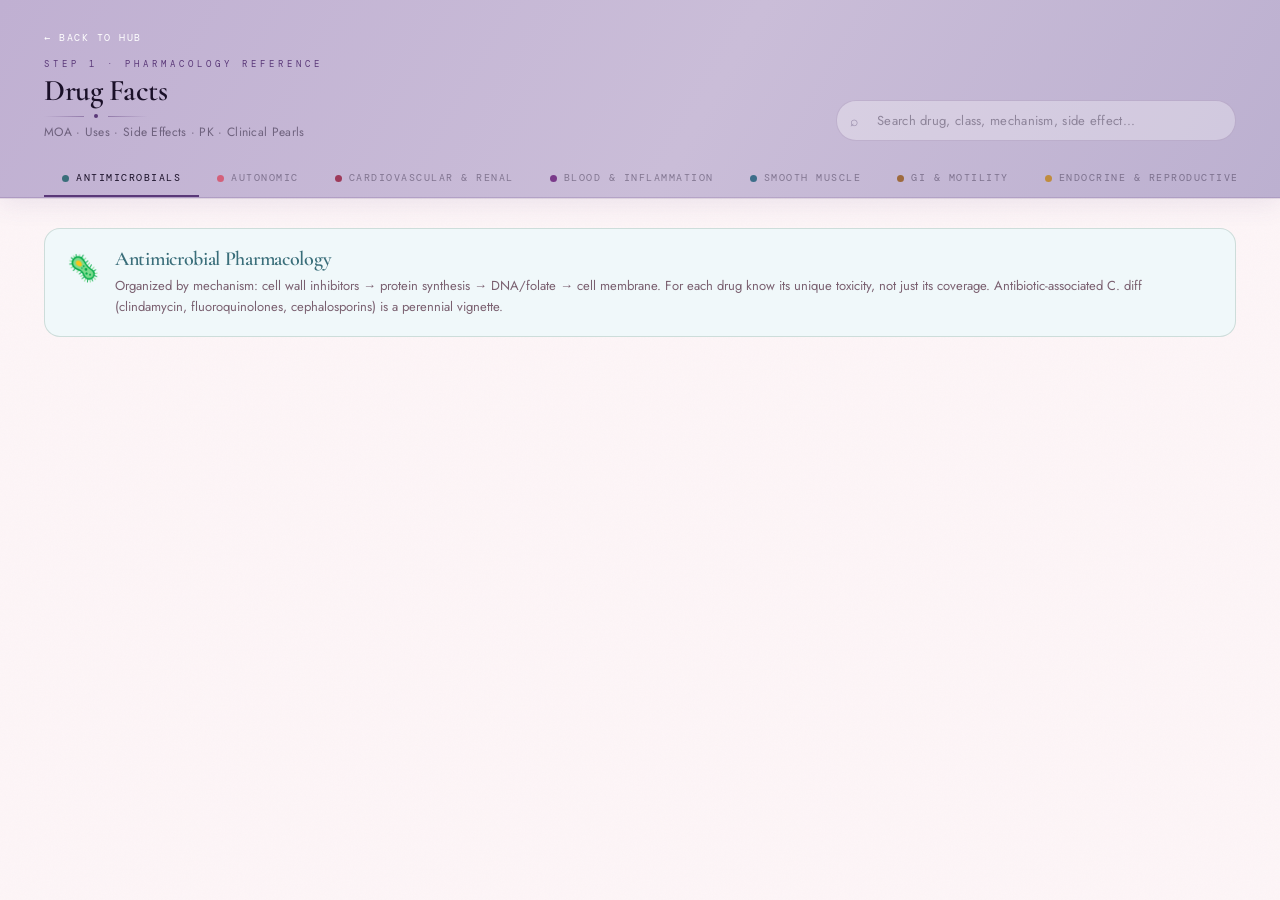
<file: claudedrug_facts.html>
<!DOCTYPE html>
<html lang="en">
<head>
<meta charset="UTF-8"/>
<meta name="viewport" content="width=device-width, initial-scale=1.0"/>
<title>Drug Facts — Step 1 Pharmacology Reference</title>
<link href="https://fonts.googleapis.com/css2?family=Cormorant+Garamond:ital,wght@0,300;0,400;0,600;0,700;1,400;1,600&family=DM+Mono:wght@400;500&family=Jost:wght@300;400;500;600&display=swap" rel="stylesheet"/>
<style>
*, *::before, *::after { box-sizing: border-box; margin: 0; padding: 0; }
:root {
  /* Cherry blossom / Fuji palette */
  --bg: #fdf5f7;
  --bg2: #f7eaee;
  --surface: #fffafc;
  --surface2: #fdf0f4;
  --border: #ecd8de;
  --border2: #dfc4cc;
  --ink: #1a1428;
  --ink2: #2e2040;
  --muted: #7a6070;
  --dim: #c0a8b4;

  /* Sakura accent */
  --gold: #d4607a;
  --gold-light: rgba(212,96,122,0.12);

  --auto: #d4607a;
  --auto-bg: #fdf0f4;
  --auto-light: rgba(212,96,122,0.09);

  --cv: #9e3a5a;
  --cv-bg: #fdf0f5;
  --cv-light: rgba(158,58,90,0.08);

  --blood: #7a3a8a;
  --blood-bg: #f8f0fd;
  --blood-light: rgba(122,58,138,0.08);

  --neuro: #5a4490;
  --neuro-bg: #f4f0fd;
  --neuro-light: rgba(90,68,144,0.08);

  --micro: #3a6e7a;
  --micro-bg: #f0f8fa;
  --micro-light: rgba(58,110,122,0.08);

  --gi: #9e6a3d;
  --gi-bg: #fdf5ee;
  --gi-light: rgba(158,106,61,0.08);
  
  /* Endocrine: Warm Gold */
  --endo: #c08c3e;
  --endo-bg: #fef8f0;
  --endo-light: rgba(192,140,62,0.08);

  /* Toxicology: Deep Red */
  --toxic: #a63e3e;
  --toxic-bg: #fcf4f4;
  --toxic-light: rgba(166,62,62,0.08);

  --pulm: #3d6e8a;
  --pulm-bg: #f0f5fa;
  --pulm-light: rgba(61,110,138,0.08);

  --onco: #3a5a6e;
  --onco-bg: #f0f4f8;
  --onco-light: rgba(58,90,110,0.08);
}

body {
  background: var(--bg);
  color: var(--ink);
  font-family: 'Jost', sans-serif;
  min-height: 100vh;
}

/* Subtle paper texture overlay */
body::before {
  content: '';
  position: fixed;
  inset: 0;
  background-image: url("data:image/svg+xml,%3Csvg xmlns='http://www.w3.org/2000/svg' width='300' height='300'%3E%3Cfilter id='n'%3E%3CfeTurbulence type='fractalNoise' baseFrequency='0.75' numOctaves='4' stitchTiles='stitch'/%3E%3C/filter%3E%3Crect width='300' height='300' filter='url(%23n)' opacity='0.025'/%3E%3C/svg%3E");
  pointer-events: none;
  z-index: 0;
}

::-webkit-scrollbar { width: 4px; }
::-webkit-scrollbar-track { background: var(--bg2); }
::-webkit-scrollbar-thumb { background: var(--border2); border-radius: 2px; }

/* ── HEADER ── */
.header {
  background: #c4b4d6;
  background-image: linear-gradient(120deg, #c0b0d2 0%, #cabdd8 55%, #bcb0d0 100%);
  border-bottom: 1px solid rgba(90,56,120,0.18);
  padding: 24px 44px 0;
  position: sticky; top: 0; z-index: 200;
  box-shadow: 0 1px 0 rgba(90,56,120,0.12), 0 6px 24px rgba(90,68,140,0.1);
}
.header-inner { max-width: 1340px; margin: 0 auto; }
.header-top { display: flex; align-items: flex-end; justify-content: space-between; gap: 24px; margin-bottom: 20px; flex-wrap: wrap; }

.brand-super {
  font-family: 'DM Mono', monospace;
  font-size: 9px; letter-spacing: 4px;
  color: #5a3878; text-transform: uppercase; margin-bottom: 6px;
}
.brand-title {
  font-family: 'Cormorant Garamond', serif;
  font-size: 30px; font-weight: 600;
  color: #1a1028; line-height: 1;
  letter-spacing: -0.5px;
}
.brand-sub { font-size: 12px; color: rgba(26,16,40,0.5); margin-top: 5px; letter-spacing: 0.3px; }

/* Decorative flourish */
.brand-flourish {
  display: flex; align-items: center; gap: 10px; margin-top: 8px;
}
.flourish-line {
  height: 1px; width: 40px;
  background: linear-gradient(90deg, transparent, rgba(90,56,120,0.45));
}
.flourish-line.right {
  background: linear-gradient(90deg, rgba(90,56,120,0.45), transparent);
}
.flourish-dot {
  width: 4px; height: 4px; border-radius: 50%;
  background: #5a3878;
}

.search-wrap { flex: 1; max-width: 400px; position: relative; }
.search-input {
  width: 100%; padding: 10px 16px 10px 40px;
  background: rgba(255,255,255,0.3);
  border: 1px solid rgba(90,56,120,0.2);
  border-radius: 20px;
  color: #1a1028; font-family: 'Jost', sans-serif; font-size: 13px;
  outline: none; transition: border-color 0.2s, background 0.2s;
  letter-spacing: 0.3px;
}
.search-input::placeholder { color: rgba(26,16,40,0.38); }
.search-input:focus {
  border-color: rgba(90,56,120,0.45);
  background: rgba(255,255,255,0.5);
}
.search-icon { position: absolute; left: 14px; top: 50%; transform: translateY(-50%); color: rgba(40,20,70,0.38); font-size: 14px; pointer-events: none; }

/* ── TABS ── */
.tabs { display: flex; gap: 0; overflow-x: auto; padding-bottom: 0; }
.tabs::-webkit-scrollbar { height: 0; }
.tab-btn {
  padding: 11px 18px; white-space: nowrap;
  background: transparent; border: none; cursor: pointer;
  font-family: 'DM Mono', monospace; font-size: 9.5px; letter-spacing: 1.5px; text-transform: uppercase;
  color: rgba(26,16,40,0.4); border-bottom: 2px solid transparent;
  transition: all 0.18s; display: flex; align-items: center; gap: 7px;
}
.tab-btn:hover { color: rgba(26,16,40,0.72); }
.tab-btn.active { color: #1a1028; border-bottom-color: #5a3878; }
.tab-dot { width: 7px; height: 7px; border-radius: 50%; flex-shrink: 0; }

/* ── CONTENT ── */
.content { max-width: 1340px; margin: 0 auto; padding: 30px 44px 70px; position: relative; z-index: 1; }
.tab-panel { display: none; }
.tab-panel.active { display: block; animation: fadeIn 0.3s ease; }
@keyframes fadeIn { from { opacity: 0; transform: translateY(8px); } to { opacity: 1; transform: translateY(0); } }

/* ── SYSTEM INTRO ── */
.sys-intro {
  border-radius: 16px; padding: 18px 22px; margin-bottom: 28px;
  display: flex; align-items: flex-start; gap: 16px;
  border: 1px solid;
}
.sys-intro-icon { font-size: 26px; flex-shrink: 0; margin-top: 2px; }
.sys-intro-title {
  font-family: 'Cormorant Garamond', serif;
  font-size: 20px; font-weight: 600; margin-bottom: 4px;
  letter-spacing: -0.3px;
}
.sys-intro-text { font-size: 13px; color: var(--muted); line-height: 1.65; }

/* ── CLASS GROUP ── */
.class-group { margin-bottom: 34px; max-width: 1260px; }
.class-group-header {
  display: flex; align-items: center; justify-content: space-between;
  margin-bottom: 14px;
}
.class-label {
  font-family: 'DM Mono', monospace; font-size: 9px; letter-spacing: 3px;
  text-transform: uppercase; padding: 5px 14px; display: inline-flex; align-items: center; gap: 8px;
  border-radius: 20px; margin-bottom: 0;
}
.class-label::before {
  content: '◆';
  font-size: 7px;
}
.group-expand-btn {
  font-family: 'DM Mono', monospace; font-size: 8.5px; letter-spacing: 1px;
  text-transform: uppercase; padding: 4px 12px; border-radius: 14px;
  border: 1px solid var(--border2); background: transparent;
  color: var(--muted); cursor: pointer; white-space: nowrap; flex-shrink: 0;
  transition: background 0.15s, color 0.15s, border-color 0.15s;
}
.group-expand-btn:hover { background: var(--surface2); color: var(--ink2); border-color: var(--dim); }

/* ── DRUG GRID ── */
.drug-grid { display: grid; grid-template-columns: repeat(auto-fill, minmax(360px, 1fr)); gap: 14px; align-items: start; }

/* ── DRUG CARD ── */
.drug-card {
  background: var(--surface);
  border: 1px solid var(--border);
  border-radius: 16px; overflow: hidden;
  border-left: 3px solid;
  cursor: pointer;
  transition: transform 0.18s, box-shadow 0.18s;
  box-shadow: 0 1px 4px rgba(26,20,40,0.05);
}
.drug-card:hover { transform: translateY(-2px); box-shadow: 0 8px 28px rgba(26,20,40,0.1); }
.drug-card.open { box-shadow: 0 8px 32px rgba(26,20,40,0.12); }

.drug-card-header {
  padding: 14px 16px 0;
  display: flex; justify-content: space-between; align-items: flex-start; gap: 10px;
}
.drug-name {
  font-family: 'Cormorant Garamond', serif;
  font-size: 18px; font-weight: 600; line-height: 1.2;
  letter-spacing: -0.2px;
}
.drug-aka {
  font-size: 11px; color: var(--muted); margin-top: 5px;
  line-height: 1.55; font-style: italic;
  font-family: 'Jost', sans-serif;
  word-break: break-word;
}
.drug-tags { display: flex; flex-wrap: wrap; gap: 4px; justify-content: flex-end; }
.tag {
  font-family: 'DM Mono', monospace;
  font-size: 9px; letter-spacing: 0.5px;
  padding: 3px 9px; border-radius: 20px;
  white-space: nowrap;
}
.tag-use {
  background: var(--gold-light);
  color: #9e3a5a;
  border: 1px solid rgba(212,96,122,0.22);
}
.expand-arrow {
  font-size: 10px; color: var(--dim);
  transition: transform 0.2s;
  margin-top: 4px; flex-shrink: 0;
  font-family: 'DM Mono', monospace;
}
.open .expand-arrow { transform: rotate(180deg); }

/* ── EXPANDED BODY ── */
.drug-body { display: none; padding: 12px 16px 16px; } /* Increased bottom padding */
.drug-summary {
  padding: 8px 16px 12px;
  font-size: 12px; color: var(--ink2); line-height: 1.6;
  border-bottom: 1px solid rgba(226,213,204,0.4);
  font-family: 'Jost', sans-serif; font-weight: 400;
}
.open .drug-summary { border-bottom-color: transparent; }
.open .drug-body { display: block; animation: slideDown 0.2s ease; }
@keyframes slideDown { from { opacity:0; transform: translateY(-4px); } to { opacity:1; transform: translateY(0); } }

.info-row {
  display: flex; flex-direction: column; gap: 6px; margin-bottom: 14px;
}
.info-label {
  font-family: 'DM Mono', monospace;
  font-size: 8px; letter-spacing: 2px; text-transform: uppercase;
  padding: 4px 9px; border-radius: 6px;
  white-space: nowrap; align-self: flex-start;
}

/* This applies the uniform left border to ALL text blocks */
.info-text { 
  font-size: 12.5px; color: var(--ink2); line-height: 1.65; 
  padding-left: 12px; margin-left: 4px;
  border-left: 2px solid rgba(226,213,204,0.8); 
}
.info-text strong { color: var(--ink); }

/* Optional: Keeps a faint dashed line between distinct sentences if they wrap */
.info-line {
  padding: 4px 0;
  line-height: 1.6;
  font-size: 12.5px;
  color: var(--ink2);
}
.info-line:not(:last-child) {
  border-bottom: 1px dashed rgba(226,213,204,0.5);
}
.info-line strong { color: var(--ink); }

/* Label Colors */
.info-label.moa { background: #f0f4fd; color: #3a5080; border: 1px solid #c8d4f0; }
.info-label.use { background: #edf7f1; color: #3a7a54; border: 1px solid #c4e8d4; }
.info-label.se { background: #fdeef2; color: #923050; border: 1px solid #f0c4d0; }
.info-label.ci { background: #fdf4ee; color: #8a4820; border: 1px solid #f0d4c0; }
.info-label.pk { background: #f3f0fd; color: #5a4898; border: 1px solid #d4c8f0; }

/* ── PEARL BOX ── */
.pearl-box {
  display: flex; gap: 10px; align-items: flex-start;
  background: linear-gradient(135deg, #fdf0f4, #f9eaf0);
  border: 1px solid rgba(212,96,122,0.28);
  border-radius: 12px; padding: 12px 14px;
  margin-top: 18px; /* Pushes it away from the text above */
  margin-bottom: 4px; /* Gives it breathing room from the bottom of the card */
}
.pearl-star {
  color: var(--gold);
  font-size: 14px; flex-shrink: 0; margin-top: 1px;
}
.pearl-text { font-size: 12.5px; color: var(--ink2); line-height: 1.65; }
.pearl-text strong { color: #9e3a5a; }

/* ── SYSTEM COLORS ── */
.bg-auto { background: var(--auto-bg); }
.bg-cv { background: var(--cv-bg); }
.bg-blood { background: var(--blood-bg); }
.bg-neuro { background: var(--neuro-bg); }
.bg-micro { background: var(--micro-bg); }
.bg-gi { background: var(--gi-bg); }
.bg-pulm { background: var(--pulm-bg); }
.bg-onco { background: var(--onco-bg); }

.c-auto { color: var(--auto); }
.c-cv { color: var(--cv); }
.c-blood { color: var(--blood); }
.c-neuro { color: var(--neuro); }
.c-micro { color: var(--micro); }
.c-gi { color: var(--gi); }
.c-pulm { color: var(--pulm); }
.c-onco { color: var(--onco); }

.b-auto { border-left-color: var(--auto); }
.b-cv { border-left-color: var(--cv); }
.b-blood { border-left-color: var(--blood); }
.b-neuro { border-left-color: var(--neuro); }
.b-micro { border-left-color: var(--micro); }
.b-gi { border-left-color: var(--gi); }
.b-pulm { border-left-color: var(--pulm); }
.b-onco { border-left-color: var(--onco); }
/* Endocrine Helpers */
.bg-endo { background: var(--endo-bg); color: var(--endo); }
.c-endo { color: var(--endo); }
.b-endo { border-color: rgba(192,140,62,0.25); }

/* Toxicology Helpers */
.bg-toxic { background: var(--toxic-bg); color: var(--toxic); }
.c-toxic { color: var(--toxic); }
.b-toxic { border-color: rgba(166,62,62,0.25); }

.class-label.bg-auto { background: var(--auto-light); color: var(--auto); border: 1px solid rgba(212,96,122,0.2); }
.class-label.bg-cv { background: var(--cv-light); color: var(--cv); border: 1px solid rgba(158,58,90,0.2); }
.class-label.bg-blood { background: var(--blood-light); color: var(--blood); border: 1px solid rgba(122,58,138,0.2); }
.class-label.bg-neuro { background: var(--neuro-light); color: var(--neuro); border: 1px solid rgba(90,68,144,0.2); }
.class-label.bg-micro { background: var(--micro-light); color: var(--micro); border: 1px solid rgba(58,110,122,0.2); }
.class-label.bg-gi { background: var(--gi-light); color: var(--gi); border: 1px solid rgba(158,106,61,0.2); }
.class-label.bg-endo { background: var(--endo-light); color: var(--endo); border: 1px solid rgba(192,140,62,0.2); }
.class-label.bg-pulm { background: var(--pulm-light); color: var(--pulm); border: 1px solid rgba(61,110,138,0.2); }
.class-label.bg-onco { background: var(--onco-light); color: var(--onco); border: 1px solid rgba(58,90,110,0.2); }
.class-label.bg-toxic { background: var(--toxic-light); color: var(--toxic); border: 1px solid rgba(166,62,62,0.2); }

/* ── SEARCH RESULTS ── */
#search-results { display: none; }
#search-results.active { display: block; }
.search-count {
  font-family: 'DM Mono', monospace;
  font-size: 10px; letter-spacing: 2px; text-transform: uppercase;
  color: var(--muted); margin-bottom: 16px;
  padding: 8px 14px; background: var(--surface2);
  border-radius: 8px; display: inline-block;
}

/* ── EMPTY STATE ── */
.empty { text-align: center; padding: 70px 20px; color: var(--muted); }
.empty-icon { font-size: 44px; margin-bottom: 12px; opacity: 0.5; }
.empty-text {
  font-family: 'Cormorant Garamond', serif;
  font-size: 20px; font-style: italic;
}

/* ── NEW BADGE ── */
.new-badge {
  font-family: 'DM Mono', monospace;
  font-size: 8px; letter-spacing: 1px;
  background: linear-gradient(135deg, #d4907a, #c47090);
  color: white; padding: 2px 7px; border-radius: 10px;
  text-transform: uppercase; vertical-align: middle;
  margin-left: 6px;
}

@media(max-width: 768px) {
  .header { padding: 20px 18px 0; }
  .content { padding: 18px 18px 60px; }
  .drug-grid { grid-template-columns: 1fr; }
  .header-top { flex-direction: column; gap: 12px; }
  .search-wrap { max-width: 100%; }
}

/* ── TIER BADGE ── */
.tier-badge {
  font-family: 'DM Mono', monospace;
  font-size: 8px; letter-spacing: 1.5px; text-transform: uppercase;
  padding: 2px 7px; border-radius: 8px;
  white-space: nowrap; font-weight: 500;
  display: inline-block; vertical-align: middle;
  line-height: 1.6; flex-shrink: 0;
}
.tier-1 { background: rgba(192,48,80,0.08); color: #c03050; border: 1px solid rgba(192,48,80,0.3); }
.tier-2 { background: rgba(184,88,32,0.08); color: #b85820; border: 1px solid rgba(184,88,32,0.3); }
.tier-3 { background: rgba(138,110,16,0.07); color: #7a5e10; border: 1px solid rgba(138,110,16,0.25); }

/* Full-window improvements */
@media(min-width: 1400px) {
  .brand-title { font-size: 34px; }
  .tabs { flex-wrap: wrap; }
}
.back-link {
  display: inline-block;
  font-family: 'DM Mono', monospace;
  font-size: 10px;
  letter-spacing: 1.5px;
  text-transform: uppercase;
  color: #ffffff;
  text-decoration: none;
  margin-bottom: 14px;
  transition: opacity 0.15s;
}
.back-link:hover {
  opacity: 0.7;
}
</style>
</head>
<body>

<div class="header">
  <div class="header-inner">
    <a href="index.html" class="back-link">← Back to Hub</a>
    <div class="header-top">
      <div>
        <p class="brand-super">Step 1 · Pharmacology Reference</p>
        <h1 class="brand-title">Drug Facts</h1>
        <div class="brand-flourish">
          <div class="flourish-line"></div>
          <div class="flourish-dot"></div>
          <div class="flourish-line right"></div>
        </div>
        <p class="brand-sub">MOA · Uses · Side Effects · PK · Clinical Pearls</p>
      </div>
      <div class="search-wrap">
        <span class="search-icon">⌕</span>
        <input class="search-input" type="text" id="search-input" placeholder="Search drug, class, mechanism, side effect..." oninput="handleSearch(this.value)"/>
      </div>
    </div>
    <div class="tabs" id="tabs">
      <button class="tab-btn active" onclick="switchTab('micro',this)"><span class="tab-dot" style="background:var(--micro)"></span>Antimicrobials</button>
      <button class="tab-btn" onclick="switchTab('autonomic',this)"><span class="tab-dot" style="background:var(--auto)"></span>Autonomic</button>
      <button class="tab-btn" onclick="switchTab('cv',this)"><span class="tab-dot" style="background:var(--cv)"></span>Cardiovascular &amp; Renal</button>
      <button class="tab-btn" onclick="switchTab('blood',this)"><span class="tab-dot" style="background:var(--blood)"></span>Blood &amp; Inflammation</button>
      <button class="tab-btn" onclick="switchTab('pulm',this)"><span class="tab-dot" style="background:var(--pulm)"></span>Smooth Muscle</button>
      <button class="tab-btn" onclick="switchTab('gi',this)"><span class="tab-dot" style="background:var(--gi)"></span>GI &amp; Motility</button>
      <button class="tab-btn" onclick="switchTab('endo',this)"><span class="tab-dot" style="background:var(--endo)"></span>Endocrine &amp; Reproductive</button>
      <button class="tab-btn" onclick="switchTab('toxicology',this)"><span class="tab-dot" style="background:var(--toxic)"></span>Toxicology</button>
      <button class="tab-btn" onclick="switchTab('neuro',this)"><span class="tab-dot" style="background:var(--neuro)"></span>Neuro &amp; Psych</button>
      <button class="tab-btn" onclick="switchTab('onco',this)"><span class="tab-dot" style="background:var(--onco)"></span>Antineoplastics</button>
    </div>
  </div>
</div>

<div class="content">
  <div id="search-results">
    <div class="search-count" id="search-count"></div>
    <div class="drug-grid" id="search-grid"></div>
    <div class="empty" id="search-empty" style="display:none">
      <div class="empty-icon">◇</div>
      <div class="empty-text">No drugs found matching your search</div>
    </div>
  </div>

  <div id="tab-autonomic" class="tab-panel">
    <div class="sys-intro bg-auto" style="border-color:rgba(181,90,112,0.2)">
      <div class="sys-intro-icon">⚡</div>
      <div>
        <div class="sys-intro-title c-auto">Autonomic Pharmacology</div>
        <div class="sys-intro-text">Parasympathetic (cholinergic) and sympathetic (adrenergic) drug classes. Master receptor subtypes first — M1/M2/M3, α1/α2, β1/β2 — and the drugs fall into place. High-yield for organ-specific side effects and clinical applications.</div>
      </div>
    </div>
    <div id="autonomic-content"></div>
  </div>

  <div id="tab-cv" class="tab-panel">
    <div class="sys-intro bg-cv" style="border-color:rgba(148,48,80,0.2)">
      <div class="sys-intro-icon">♥</div>
      <div>
        <div class="sys-intro-title c-cv">Cardiovascular &amp; Renal Pharmacology</div>
        <div class="sys-intro-text">The most tested drug system on Step 1. Know ACEi/ARBs cold — they appear in HF, HTN, CKD, and post-MI vignettes. Antiarrhythmic classes: think ion channels first, then drugs. Diuretic electrolyte effects are guaranteed questions.</div>
      </div>
    </div>
    <div id="cv-content"></div>
  </div>

  <div id="tab-blood" class="tab-panel">
    <div class="sys-intro bg-blood" style="border-color:rgba(138,58,110,0.2)">
      <div class="sys-intro-icon">🩸</div>
      <div>
        <div class="sys-intro-title c-blood">Blood &amp; Inflammation</div>
        <div class="sys-intro-text">Anticoagulants appear on nearly every Step 1 exam — know reversal agents cold. Heparin-induced thrombocytopenia (HIT) is a classic trap. NSAIDs are the most-prescribed drugs in medicine; their mechanism and GI/renal toxicity are ubiquitous.</div>
      </div>
    </div>
    <div id="blood-content"></div>
  </div>

  <div id="tab-neuro" class="tab-panel">
    <div class="sys-intro bg-neuro" style="border-color:rgba(107,90,158,0.2)">
      <div class="sys-intro-icon">🧠</div>
      <div>
        <div class="sys-intro-title c-neuro">Neuro &amp; Psych</div>
        <div class="sys-intro-text">Psych block is massive on Step 1. Memorize antidepressant side effect profiles — TCA overdose, SSRI serotonin syndrome, and bupropion seizures appear constantly. Antipsychotic EPS and NMS are classic vignettes. Lithium toxicity has a narrow therapeutic window.</div>
      </div>
    </div>
    <div id="neuro-content"></div>
  </div>

  <div id="tab-micro" class="tab-panel active">
    <div class="sys-intro bg-micro" style="border-color:rgba(66,110,90,0.2)">
      <div class="sys-intro-icon">🦠</div>
      <div>
        <div class="sys-intro-title c-micro">Antimicrobial Pharmacology</div>
        <div class="sys-intro-text">Organized by mechanism: cell wall inhibitors → protein synthesis → DNA/folate → cell membrane. For each drug know its unique toxicity, not just its coverage. Antibiotic-associated C. diff (clindamycin, fluoroquinolones, cephalosporins) is a perennial vignette.</div>
      </div>
    </div>
    <div id="micro-content"></div>
  </div>

<div id="tab-gi" class="tab-panel">
  <div class="sys-intro bg-gi" style="border-color:rgba(158,106,61,0.2)">
    <div class="sys-intro-icon">🔬</div>
    <div>
      <div class="sys-intro-title c-gi">Gastrointestinal &amp; Motility</div>
      <div class="sys-intro-text">Focus on acid suppression, motility agents, and mucosal protection. High-yield for C. difficile and metabolic interactions.</div>
    </div>
  </div>
  <div id="gi-content"></div>
</div>

<div id="tab-endo" class="tab-panel">
  <div class="sys-intro bg-endo" style="border-color:rgba(192,140,62,0.2)">
    <div class="sys-intro-icon">🧬</div>
    <div>
      <div class="sys-intro-title c-endo">Endocrine &amp; Reproductive</div>
      <div class="sys-intro-text">Master the hypothalamic-pituitary axes, diabetes management, and reproductive hormones. High-yield for Step 1 feedback loops.</div>
    </div>
  </div>
  <div id="endo-content"></div>
</div>

<div id="tab-toxicology" class="tab-panel">
  <div class="sys-intro bg-toxic" style="border-color:rgba(166,62,62,0.2)">
    <div class="sys-intro-icon">⚠️</div>
    <div>
      <div class="sys-intro-title c-toxic">Drug Toxicology &amp; Antidotes</div>
      <div class="sys-intro-text">Crucial reversal agents and toxidromes. Focus on the mechanism of toxicity and the logic of the chosen antidote.</div>
    </div>
  </div>
  <div id="toxicology-content"></div>
</div>

  <div id="tab-pulm" class="tab-panel">
    <div class="sys-intro bg-pulm" style="border-color:rgba(58,120,120,0.2)">
      <div class="sys-intro-icon">🫁</div>
      <div>
        <div class="sys-intro-title c-pulm">Smooth Muscle</div>
        <div class="sys-intro-text">Asthma step therapy is heavily tested — know which drugs are for acute relief vs. maintenance. Nitrate tolerance (Monday disease) is a classic Step 1 vignette. Antihistamine receptor subtypes (H1 vs H2) determine organ effects and drug indication.</div>
      </div>
    </div>
    <div id="pulm-content"></div>
  </div>

  <div id="tab-onco" class="tab-panel">
    <div class="sys-intro bg-onco" style="border-color:rgba(58,96,96,0.2)">
      <div class="sys-intro-icon">⚗</div>
      <div>
        <div class="sys-intro-title c-onco">Antineoplastics</div>
        <div class="sys-intro-text">Step 1 tests toxicities more than mechanisms. Key rule: <strong style="color:var(--onco)">every chemo drug has one unique, memorable toxicity** — bleomycin → pulmonary fibrosis, cisplatin → nephrotoxicity/ototoxicity, vincristine → peripheral neuropathy (NOT bone marrow suppression). Learn these cold.</div>
      </div>
    </div>
    <div id="onco-content"></div>
  </div>
</div>

<script>
// ═══════════════════════════════════════════════════════════════
// DRUG DATABASE
// ═══════════════════════════════════════════════════════════════
const DRUGS = {

autonomic: [
  {
    group: "Parasympathetics",
    color: "auto",
    drugs: [
      {
        name: "Cholinomimetics (Direct)",
        summary: "Direct muscarinic agonists — bethanechol for urinary retention, pilocarpine for glaucoma",
        tier: 1,
        aka: "Bethanechol, Carbachol, Pilocarpine, Methacholine",
        tags: ["Glaucoma", "Ileus", "Xerostomia", "Parasympathetic"],
        moa: "Directly bind and activate **muscarinic (M) receptors** → increase parasympathetic tone",
        use: "**Bethanechol:** post-operative ileus and urinary retention. **Pilocarpine:** glaucoma and Sjögren syndrome. Methacholine: asthma diagnosis challenge test",
        se: "**DUMBBELLS**: Diarrhea, Urination, Miosis, Bradycardia, Bronchospasm, Emesis, Lacrimation, Salivation",
        ci: "Asthma (bronchospasm risk), peptic ulcer, and bowel obstruction",
        pk: "Bethanechol does NOT cross the blood-brain barrier (quaternary amine)",
        pearl: "**Pilocarpine** is the classic glaucoma drug that constricts the pupil to open the trabecular meshwork for aqueous drainage."
      },
      {
        name: "Acetylcholinesterase Inhibitors",
        summary: "Increase ACh by blocking breakdown — neostigmine for MG, donepezil for Alzheimer's",
        tier: 1,
        aka: "Neostigmine, Physostigmine, Pyridostigmine, Edrophonium, Donepezil",
        tags: ["Myasthenia Gravis", "Alzheimer's", "Reversal", "AChE"],
        moa: "Inhibit **AChE** → increase acetylcholine concentrations at both muscarinic and nicotinic synapses",
        use: "**Neostigmine/Pyridostigmine:** Myasthenia gravis treatment. **Donepezil:** Alzheimer's dementia. **Physostigmine:** Anticholinergic overdose reversal",
        se: "Cholinergic excess (DUMBBELLS), bradycardia, and GI cramping",
        ci: "Bowel or bladder obstruction",
        pk: "**Physostigmine** crosses the blood-brain barrier (tertiary amine); others do not",
        pearl: "**Organophosphate poisoning** involves irreversible AChE inhibition. Treat with **atropine** for symptoms and **pralidoxime** to regenerate the enzyme."
      },
      {
        name: "Muscarinic Antagonists (Anticholinergics)",
        summary: "Atropine for bradycardia, ipratropium for COPD, benztropine for drug-induced Parkinsonism",
        tier: 1,
        aka: "Atropine, Scopolamine, Ipratropium, Tiotropium, Oxybutynin, Benztropine",
        tags: ["COPD", "Motion Sickness", "Anticholinergic", "Parkinson's"],
        moa: "Competitively block **muscarinic receptors** → decrease parasympathetic tone",
        use: "**Atropine:** bradycardia and organophosphate poisoning. **Ipratropium:** COPD and asthma. **Benztropine:** drug-induced Parkinsonism and acute dystonia",
        se: "**Can't see, spit, pee, or poop**: mydriasis, dry mouth, urinary retention, and constipation; also hyperthermia and delirium",
        ci: "Narrow-angle glaucoma and BPH",
        pk: "Ipratropium is quaternary and inhaled, resulting in minimal systemic effects",
        pearl: "**Anticholinergic toxicity reversal:** Use **physostigmine** because it crosses the blood-brain barrier to reverse central delirium."
      },
    ]
  },
  {
    group: "Sympathetics",
    color: "auto",
    drugs: [
      {
        name: "Epinephrine & Norepinephrine",
        summary: "Epi: first-line anaphylaxis and cardiac arrest. NE: first-line vasopressor in septic shock",
        tier: 1,
        aka: "Epinephrine (Adrenaline), Norepinephrine (Levophed)",
        tags: ["Anaphylaxis", "Septic Shock", "Cardiac Arrest", "Vasopressor"],
        moa: "**Epinephrine:** alpha and beta agonist. **Norepinephrine:** alpha-1, alpha-2, and beta-1 agonist (minimal beta-2 action)",
        use: "**Epinephrine:** Anaphylaxis (IM lateral thigh), cardiac arrest, and croup. **Norepinephrine:** Septic shock (first-line pressor)",
        se: "Hypertension, tachycardia, and arrhythmias; tissue necrosis with extravasation",
        ci: "Avoid in cocaine or amphetamine toxicity due to synergistic hypertension",
        pk: "Epinephrine IM lateral thigh provides the fastest absorption in emergencies",
        pearl: "**Anaphylaxis Rule:** Epinephrine is the only treatment that reduces laryngeal edema (alpha-1) while treating bronchospasm (beta-2)."
      },
      {
        name: "Beta Blockers",
        summary: "First-line for heart failure and post-MI. Metoprolol is beta-1 selective. Avoid in asthma",
        tier: 1,
        aka: "Metoprolol, Atenolol (Beta-1 Selective); Propranolol, Labetalol (Non-Selective)",
        tags: ["HTN", "Heart Failure", "Post-MI", "Beta-Blocker"],
        moa: "Competitively block **beta-adrenergic receptors** → decrease heart rate, contractility, and renin release",
        use: "HTN, angina, heart failure (carvedilol/metoprolol), and rate control; **Migraine prophylaxis** and essential tremor",
        se: "Bradycardia, fatigue, and **masked hypoglycemia**; bronchospasm with non-selective agents",
        ci: "Asthma, COPD, and decompensated heart failure; avoid in cocaine chest pain",
        pk: "Beta-1 selective agents (Atenolol, Metoprolol) are safer in respiratory disease",
        pearl: "**Pheochromocytoma Trap:** Never give a beta-blocker without an alpha-blocker first, or you will cause a hypertensive crisis via unopposed alpha-1 stimulation."
      },
    ]
  },
  {
    group: "Local & Neuromuscular Pharmacology",
    color: "neuro",
    drugs: [
      {
        name: "Local Anesthetics",
        summary: "Block Na⁺ channels. Amides (liver) vs. Esters (plasma). Epinephrine prolongs block",
        tier: 1,
        aka: "Amides (Lidocaine, Bupivacaine) · Esters (Procaine, Benzocaine, Cocaine)",
        tags: ["Anesthesia", "Nerve Block", "Arrhythmia", "Na-Channel"],
        moa: "Bind and block **voltage-gated Na+ channels** → prevent depolarization. **Use-dependent block** — more effective in rapidly firing pain fibers",
        use: "Local/regional anesthesia. Lidocaine IV: ventricular arrhythmias (Class IB). Cocaine: topical ENT anesthetic + vasoconstrictor",
        se: "CNS: initial excitation (tinnitus, seizures) followed by depression. **Bupivacaine:** severe cardiotoxicity. Benzocaine: methemoglobinemia",
        ci: "Acidic/infected tissue (prevents entry). **Cocaine:** never inject due to tissue necrosis",
        pk: "Adding **epinephrine** induces local vasoconstriction → decreases systemic absorption → prolongs effect and reduces toxicity",
        pearl: "**The Abscess Gap:** Local anesthetics fail in acidic tissue because the drug becomes protonated and cannot cross the neural membrane to reach the channel."
      },
      {
        name: "Neuromuscular Blocking Agents",
        summary: "Succinylcholine (depolarizing): hyperkalemia risk. Non-depolarizing (vecuronium): reversed by neostigmine",
        tier: 1,
        aka: "Succinylcholine (Depolarizing) · Rocuronium, Vecuronium (Non-Depolarizing)",
        tags: ["Intubation", "Paralysis", "Malignant Hyperthermia"],
        moa: "**Succinylcholine:** acts as ACh → sustained depolarization → flaccid paralysis. **Non-depolarizing:** competitive antagonism at nicotinic receptors",
        use: "**Succinylcholine:** Rapid sequence intubation (RSI). **Rocuronium:** RSI alternative and prolonged surgical paralysis",
        se: "**Succinylcholine:** **hyperkalemia** (dangerous in burns/crush injury) and **malignant hyperthermia** (treat with **dantrolene**)",
        ci: "Succinylcholine: burns (>24h), crush injury, and denervating conditions",
        pk: "Succinylcholine is ultra-short acting (~10 min). Rocuronium is reversed by **sugammadex**",
        pearl: "**Hyperkalemia Alert:** Succinylcholine triggers massive potassium efflux; in patients with up-regulated receptors (burns/immobilization), this can cause fatal cardiac arrest."
      },
      {
        name: "Barbiturates",
        summary: "Increase GABA-A duration. Strong CYP450 inducers. Overdose has no reversal agent",
        tier: 1,
        aka: "Phenobarbital, Thiopental, Primidone",
        tags: ["Seizures", "Sedation", "Anesthesia", "CYP-Inducer"],
        moa: "Bind **GABA-A receptor** → **increase duration** of chloride channel opening (vs. benzos: frequency)",
        use: "**Phenobarbital:** seizures and status epilepticus. **Thiopental:** IV anesthesia induction (historical)",
        se: "**Respiratory depression** (lethal in overdose); profound **CYP450 induction** (decreases efficacy of warfarin/OCP)",
        ci: "Porphyria and pregnancy (teratogenic)",
        pk: "Phenobarbital has an exceptionally long half-life (~100 hours)",
        pearl: "**Barbiturate vs Benzo:** Barbiturates increase **duration** of opening and can activate the channel without GABA, explaining their higher lethality in overdose."
      },
      {
        name: "Amphetamines & Methylphenidate",
        summary: "ADHD: reverse NE/DA transporters. Methylphenidate: blocks reuptake. Risk of growth suppression",
        tier: 1,
        aka: "Adderall (Amphetamine), Ritalin (Methylphenidate), Vyvanse",
        tags: ["ADHD", "Narcolepsy", "Stimulants", "Dopamine"],
        moa: "**Amphetamines:** enter terminal and **reverse transporters (DAT/NET)** → flood synapse with NE/DA. **Methylphenidate:** blocks reuptake (cocaine-like)",
        use: "**ADHD** and **Narcolepsy**. Lisdexamfetamine (Vyvanse): Binge eating disorder",
        se: "Hypertension, tachycardia, insomnia, and **growth suppression** in children (due to appetite loss)",
        ci: "Structural heart disease and concurrent MAOI use",
        pk: "Vyvanse is a prodrug (lysine conjugate) to prevent abuse via injection/snorting",
        pearl: "**Mechanism Swap:** Amphetamines **push** dopamine out of the nerve; Methylphenidate and Cocaine **prevent** it from being taken back up."
      },
    ]
  }
],

cv: [
  {
    group: "Heart Failure & Renin-Angiotensin",
    color: "cv",
    drugs: [
      {
        name: "ACE Inhibitors",
        summary: "First-line HF/CKD/HTN. Increase bradykinin. CI: pregnancy and bilateral RAS",
        tier: 1,
        aka: "Lisinopril, Enalapril, Captopril, Ramipril",
        tags: ["HTN", "Heart Failure", "DM Nephropathy", "CKD"],
        moa: "Inhibit **ACE** → decrease angiotensin II → decrease aldosterone + vasodilation; **increase bradykinin** levels",
        use: "HTN, heart failure, and **diabetic nephropathy** (decreases efferent arteriole tone → reduces proteinuria)",
        se: "**CAPTOPRIL**: Cough, Angioedema, Proteinuria, Taste changes, hYperkalemia, Pregnancy contraindicated, Renal failure (bilateral RAS)",
        ci: "**Pregnancy (teratogenic)** and bilateral renal artery stenosis",
        pk: "Enalapril is a prodrug; Captopril is the shortest acting",
        pearl: "**Dry Cough:** If a patient develops a persistent dry cough on an ACE inhibitor, switch them to an ARB."
      },
      {
        name: "ARBs (Angiotensin Receptor Blockers)",
        summary: "Same as ACEi but no bradykinin → no cough. Preferred when ACEi causes cough",
        tier: 1,
        aka: "Losartan, Valsartan, Irbesartan",
        tags: ["HTN", "Heart Failure", "DM Nephropathy"],
        moa: "Directly block **AT1 receptors** → end effects identical to ACEi but WITHOUT bradykinin accumulation",
        use: "Same as ACEi; preferred when ACEi-induced cough or angioedema occurs",
        se: "Hyperkalemia and renal failure risk; **No cough**",
        ci: "Pregnancy and bilateral renal artery stenosis",
        pk: "Losartan uniquely lowers uric acid, which is beneficial in patients with both gout and HTN",
        pearl: "**ACEi vs ARB:** Both are equally effective for heart failure and renal protection; the choice usually depends on whether the patient tolerates the ACEi cough."
      },
    ]
  },
  {
    group: "Diuretics",
    color: "cv",
    drugs: [
      {
        name: "Loop Diuretics",
        summary: "Furosemide: block Na/K/2Cl in TAL. Most potent. Cause hypokalemia. Lose Calcium",
        tier: 1,
        aka: "Furosemide, Bumetanide, Torsemide, Ethacrynic acid",
        tags: ["Heart Failure", "Edema", "Hypercalcemia", "Diuretic"],
        moa: "Inhibit **Na-K-2Cl cotransporter (NKCC2)** in thick ascending loop → massive diuresis",
        use: "Acute pulmonary edema and heart failure; **Hypercalcemia** (induces calcium wasting)",
        se: "**Oh DANG:** Ototoxicity, Dehydration, Allergy (sulfa), Nephritis, Gout (hyperuricemia); also **hypokalemia**",
        ci: "Anuria and sulfa allergy (use ethacrynic acid instead)",
        pk: "Ethacrynic acid is the only loop diuretic that is NOT a sulfa drug",
        pearl: "**Loops Lose Calcium:** Use loops for hypercalcemia. Use Thiazides for kidney stones (calcium retention)."
      },
      {
        name: "Thiazide Diuretics",
        summary: "Increase Calcium reabsorption — used for kidney stones. Cause HyperGLUC electrolyte effects",
        tier: 1,
        aka: "Hydrochlorothiazide (HCTZ), Chlorthalidone",
        tags: ["HTN", "Nephrolithiasis", "DI", "Diuretic"],
        moa: "Inhibit **NaCl cotransporter** in early distal tubule → decrease sodium reabsorption",
        use: "HTN (first-line), calcium nephrolithiasis, and **nephrogenic DI**",
        se: "**HyperGLUCaemia**: Hyperglycemia, HyperLipidemia, HyperUricemia, HyperCalcemia; also **hypokalemia**",
        ci: "Gout and sulfa allergy",
        pk: "Chlorthalidone is more potent and longer acting than HCTZ",
        pearl: "**The DI Paradox:** Thiazides treat nephrogenic diabetes insipidus by inducing mild volume depletion, which increases proximal water reabsorption."
      },
      {
        name: "K+-Sparing Diuretics",
        summary: "Spironolactone for heart failure. Triamterene blocks ENaC. Risk of hyperkalemia",
        tier: 2,
        aka: "Spironolactone, Eplerenone (Aldo Antagonists) · Amiloride, Triamterene (ENaC Blockers)",
        tags: ["Heart Failure", "Hyperaldosteronism", "Hyperkalemia"],
        moa: "**Spironolactone:** aldosterone receptor antagonist. **Amiloride:** directly blocks ENaC channels in collecting duct",
        use: "**Heart failure (reduces mortality)**, Conn syndrome, and Liddle syndrome (amiloride)",
        se: "**Hyperkalemia** and metabolic acidosis. Spironolactone: **gynecomastia** (anti-androgen)",
        ci: "Renal failure and concurrent ACE inhibitor use",
        pk: "Eplerenone is more selective than spironolactone and causes less gynecomastia",
        pearl: "**HF Mortality:** Spironolactone is one of the few diuretics proven to increase survival in heart failure patients."
      }
    ]
  },
  {
    group: "Anti-Hypertensives & Dyslipidemia",
    color: "cv",
    drugs: [
      {
        name: "Calcium Channel Blockers",
        summary: "DHPs (amlodipine) for HTN/angina. Non-DHPs (verapamil) for rate control. Verapamil = constipation",
        tier: 1,
        aka: "DHPs: Amlodipine, Nifedipine · Non-DHPs: Verapamil, Diltiazem",
        tags: ["HTN", "Angina", "Arrhythmia", "CCB"],
        moa: "Block **L-type voltage-gated Ca2+ channels**. DHPs: vessels (vasodilation). Non-DHPs: heart (decreased heart rate/contractility)",
        use: "**Amlodipine:** HTN and Raynaud's. **Verapamil/Diltiazem:** AF/AFl rate control and SVT",
        se: "DHPs: peripheral edema and reflex tachycardia. Non-DHPs: **bradycardia, AV block, and constipation** (verapamil)",
        ci: "Non-DHPs: AV block and heart failure",
        pk: "Amlodipine has a very long half-life, allowing once-daily dosing",
        pearl: "**Heart Block:** Combining verapamil with a beta-blocker carries a significant risk of complete heart block."
      },
      {
        name: "Statins",
        summary: "Inhibit cholesterol synthesis. First-line for LDL. Key SE: myopathy/rhabdomyolysis",
        tier: 1,
        aka: "Atorvastatin, Rosuvastatin, Simvastatin",
        tags: ["Hyperlipidemia", "CV-Protection", "Statins"],
        moa: "Inhibit **HMG-CoA reductase** → decrease intracellular cholesterol → increase LDL receptor expression in liver",
        use: "Hypercholesterolemia and cardiovascular event prevention (mortality benefit)",
        se: "**Myopathy/Rhabdomyolysis** (risk increases with fibrates or CYP inhibitors) and hepatotoxicity",
        ci: "**Pregnancy (teratogenic)** and active liver disease",
        pk: "Atorvastatin and Rosuvastatin are high-intensity statins",
        pearl: "**Pleiotropic Effects:** Statins save lives by stabilizing existing atherosclerotic plaques, not just by lowering LDL numbers."
      },
      {
        name: "Fibrates & Niacin",
        summary: "Fibrates: decrease TGs via PPAR-alpha. Niacin: increase HDL most. Both increase statin myopathy risk",
        tier: 1,
        aka: "Fibrates: Gemfibrozil, Fenofibrate · Niacin (Vitamin B3)",
        tags: ["Hypertriglyceridemia", "HDL", "Dyslipidemia"],
        moa: "**Fibrates:** activate **PPAR-alpha** → increase LPL activity → increase TG clearance. **Niacin:** inhibits hormone-sensitive lipase in fat",
        use: "**Fibrates:** severe hypertriglyceridemia (TG > 500) to prevent pancreatitis. **Niacin:** low HDL",
        se: "**Fibrates:** myopathy and gallstones. **Niacin:** **flushing** (prevent with aspirin), hyperglycemia, and gout",
        ci: "Gallbladder disease and severe liver disease",
        pk: "Niacin flushing is prostaglandin-mediated, which is why aspirin works as a pre-treatment",
        pearl: "**HDL King:** Niacin is the most potent agent available for raising HDL, though its side effect profile limits use."
      }
    ]
  },
  {
    group: "Anti-Anginals & Antiarrhythmics",
    color: "cv",
    drugs: [
      {
        name: "Adenosine",
        summary: "Terminates SVT. Very short half-life (10 sec). Blocked by theophylline",
        tier: 1,
        aka: "Adenocard",
        tags: ["SVT", "ACLS", "Adenosine"],
        moa: "Activates **A1 receptors** on AV node → increases K+ conductance → hyperpolarization and transient AV block",
        use: "**Acute SVT termination** (first-line)",
        se: "Chest pain, flushing, and a **sense of impending doom** (very brief)",
        ci: "Asthma (can cause bronchospasm) and 2nd/3rd degree AV block",
        pk: "Requires rapid IV push followed by a saline flush due to ultra-short half-life",
        pearl: "**Impending Doom:** Warn patients before administration that they will feel like they are dying for about 10 seconds."
      },
      {
        name: "Amiodarone",
        summary: "Broadest antiarrhythmic. Toxicities: Pulmonary fibrosis, Thyroid, Liver. 40-day half-life",
        tier: 1,
        aka: "Cordarone, Pacerone",
        tags: ["AF", "VT", "Amiodarone", "Arrhythmia"],
        moa: "Class III (**K+ channel blocker**) but has Class I, II, and IV properties; blocks everything",
        use: "Atrial fibrillation and ventricular tachycardia; drug of choice in cardiac arrest (VF/pVT)",
        se: "**PALE**: Pulmonary fibrosis, Abnormal LFTs, Liver toxicity, Eye (corneal deposits); also **Thyroid dysfunction** (iodine content)",
        ci: "QT prolongation and iodine hypersensitivity",
        pk: "Extremely lipophilic with a massive volume of distribution and half-life of ~40 days",
        pearl: "**Monitoring:** Patients on long-term amiodarone must have regular PFTs, LFTs, and TFTs due to cumulative toxicity."
      },
      {
        name: "Ranolazine & Ivabradine",
        summary: "Ranolazine: late Na+ inhibitor for angina. Ivabradine: If channel blocker → decreases HR without affecting BP",
        tier: 2,
        aka: "Ranexa (Ranolazine) · Corlanor (Ivabradine)",
        tags: ["Angina", "Heart Failure", "Rate Control"],
        moa: "**Ranolazine:** inhibits **late inward Na+ current** → reduces calcium overload. **Ivabradine:** blocks **funny current (If)** in SA node",
        use: "**Ranolazine:** chronic stable angina (refractory). **Ivabradine:** HFrEF with sinus rhythm and HR > 70",
        se: "Ranolazine: **QT prolongation**. Ivabradine: bradycardia and **visual phosphenes** (flickering lights)",
        ci: "Ivabradine: Atrial fibrillation (requires sinus rhythm to work)",
        pk: "Ivabradine is a pure heart rate-lowering agent with no effect on blood pressure or contractility",
        pearl: "**Visual Phosphenes:** Ivabradine can cause patients to see halos or flickering lights because 'funny' channels also exist in the retina."
      }
    ]
  }
],

blood: [
  {
    group: "Anticoagulants & Thrombolytics",
    color: "blood",
    drugs: [
      {
        name: "Heparin",
        summary: "UFH: inhibits IIa + Xa, monitor aPTT. LMWH: Xa only. HIT II = paradoxical clotting",
        tier: 1,
        aka: "UFH, Enoxaparin (LMWH)",
        tags: ["DVT", "PE", "Anticoagulant"],
        moa: "Activates **antithrombin III** → UFH inhibits **IIa and Xa**; LMWH inhibits **Xa**",
        use: "DVT/PE treatment and bridging therapy; **Safe in pregnancy**",
        se: "**Bleeding** and **HIT (Heparin-Induced Thrombocytopenia)**; osteoporosis (long-term)",
        ci: "Active bleeding and history of HIT",
        pk: "Reverse with **Protamine sulfate**. UFH monitored by aPTT; LMWH by Anti-Xa levels",
        pearl: "**HIT II:** If platelets drop 5-10 days after starting heparin, stop immediately and switch to a direct thrombin inhibitor (argatroban)."
      },
      {
        name: "Warfarin",
        summary: "Inhibits factors II/VII/IX/X. Monitor INR. Teratogenic. Reversed by Vitamin K/PCC",
        tier: 1,
        aka: "Coumadin",
        tags: ["AF", "Valve", "Anticoagulant"],
        moa: "Inhibits **Vitamin K epoxide reductase** → prevents gamma-carboxylation of factors II, VII, IX, X, C, S",
        use: "Chronic anticoagulation for AF and mechanical heart valves",
        se: "Bleeding and **Warfarin skin necrosis** (if not bridged); **Teratogenic** (fetal bone defects)",
        ci: "**Pregnancy** and active bleeding",
        pk: "Monitored by **INR** (target 2-3). Multiple drug interactions (CYP2C9)",
        pearl: "**Warfarin Necrosis:** Patients with Protein C deficiency are at high risk for skin necrosis if warfarin is started without heparin bridging."
      },
      {
        name: "DOACs (Direct Oral Anticoagulants)",
        summary: "Dabigatran (IIa) + Rivaroxaban/Apixaban (Xa). No monitoring needed. Reversal agents now available",
        tier: 1,
        aka: "Dabigatran, Rivaroxaban, Apixaban",
        tags: ["AF", "DVT", "Anticoagulant"],
        moa: "**Dabigatran:** Direct Thrombin (IIa) inhibitor. **Rivaroxaban/Apixaban:** Direct Factor Xa inhibitors",
        use: "AF (non-valvular) and DVT/PE treatment",
        se: "Bleeding (GI bleed risk may be higher than warfarin for some)",
        ci: "**Mechanical heart valves** (DOACs are inferior) and severe renal failure",
        pk: "Dabigatran reversal: **Idarucizumab**. Xa reversal: **Andexanet alfa**",
        pearl: "**No Monitoring:** The primary advantage of DOACs is fixed dosing without the need for regular INR blood tests."
      }
    ]
  },
  {
    group: "Anti-Inflammatory",
    color: "blood",
    drugs: [
      {
        name: "NSAIDs",
        summary: "Reversibly inhibit COX-1/2. GI ulcers (low PGE2) + Renal failure (afferent constriction)",
        tier: 1,
        aka: "Ibuprofen, Naproxen, Indomethacin, Ketorolac",
        tags: ["Pain", "Inflammation", "Fever", "Gout"],
        moa: "Reversibly inhibit **COX-1 and COX-2** → decrease prostaglandin synthesis",
        use: "Pain, fever, and inflammation. **Indomethacin:** used to close a PDA",
        se: "**GI ulcers** and **AKI** (vasoconstriction of afferent arteriole); platelet dysfunction",
        ci: "Renal failure, peptic ulcer disease, and late pregnancy",
        pk: "Celecoxib is a COX-2 selective inhibitor with lower GI risk but higher CV risk",
        pearl: "**Renal Safety:** Prostaglandins keep the afferent arteriole open; NSAIDs shut it down, which can cause AKI in dehydrated patients."
      },
      {
        name: "Aspirin",
        summary: "Irreversibly inhibits COX. Low dose (81mg) for antiplatelet. Reye syndrome risk in kids",
        tier: 1,
        aka: "Acetylsalicylic acid",
        tags: ["ACS", "Stroke", "Antiplatelet"],
        moa: "Irreversibly inhibits **COX-1 and COX-2** → blocks TXA2 synthesis for the life of the platelet (7-10 days)",
        use: "ACS (acute treatment) and secondary prevention of MI and stroke",
        se: "GI bleeding, **tinnitus** (overdose), and **Reye syndrome** (kids with viral illness)",
        ci: "Children with fever/viral infection",
        pk: "Low doses (81mg) selectively inhibit TXA2 without blocking PGI2",
        pearl: "**Aspirin OD:** Presents with a mixed respiratory alkalosis and metabolic acidosis."
      }
    ]
  }
],

neuro: [
  {
    group: "Sedatives & Analgesics",
    color: "neuro",
    drugs: [
      {
        name: "Benzodiazepines",
        summary: "Enhance GABA-A Cl⁻ influx (↑ frequency). Reversal: flumazenil. CI: combined with alcohol",
        tier: 1,
        aka: "Diazepam, Lorazepam, Midazolam, Alprazolam, Clonazepam",
        tags: ["Anxiety", "Seizures", "Alcohol Withdrawal", "GABA"],
        moa: "Positive allosteric modulators of **GABA-A receptors** → increase the **frequency** of chloride channel opening",
        use: "Anxiety, seizures (**IV Lorazepam for status**), and alcohol withdrawal prevention",
        se: "**CNS depression** and respiratory depression (with alcohol); life-threatening withdrawal",
        ci: "Pregnancy (cleft palate) and severe respiratory depression",
        pk: "Short-acting: Triazolam, Oxazepam, Midazolam. Long-acting: Diazepam",
        pearl: "**Frequency vs Duration:** Benzos increase frequency; Barbiturates increase duration of opening."
      },
      {
        name: "Opioid Analgesics",
        summary: "μ-receptor agonists. Triad: miosis + respiratory depression + coma. Constipation = no tolerance",
        tier: 1,
        aka: "Morphine, Oxycodone, Hydromorphone, Fentanyl",
        tags: ["Pain", "Analgesia", "Opioid"],
        moa: "Agonists at **mu-opioid receptors** → inhibit calcium influx and promote potassium efflux → decreased neurotransmission",
        use: "Moderate to severe acute and chronic pain; cough suppression (codeine)",
        se: "**Respiratory depression**, **miosis (pinpoint pupils)**, and constipation",
        ci: "Head injury (CO2 retention increases ICP)",
        pk: "Fentanyl is extremely lipophilic and 100x more potent than morphine",
        pearl: "**Tolerance Gap:** Tolerance develops to all opioid effects EXCEPT for miosis and constipation."
      }
    ]
  },
  {
    group: "Psychiatric Agents",
    color: "neuro",
    drugs: [
      {
        name: "SSRIs & SNRIs",
        summary: "First-line for depression/anxiety. SE: sexual dysfunction, serotonin syndrome, SIADH",
        tier: 1,
        aka: "Fluoxetine, Sertraline, Paroxetine (SSRIs) · Venlafaxine, Duloxetine (SNRIs)",
        tags: ["Depression", "Anxiety", "OCD", "PTSD", "Serotonin"],
        moa: "Inhibit **serotonin reuptake transporter (SERT)**; SNRIs also inhibit NET",
        use: "**First-line for Depression** and Anxiety disorders. Duloxetine: diabetic neuropathy",
        se: "**Sexual dysfunction**, GI upset, and **Serotonin Syndrome** (especially with MAOIs)",
        ci: "Within 2 weeks of MAOI use (5 weeks for fluoxetine)",
        pk: "Fluoxetine has the longest half-life (4-6 days)",
        pearl: "**Serotonin Syndrome:** Presents with hyperreflexia and clonus. Reversal agent is **cyproheptadine**."
      },
      {
        name: "Antipsychotics (FGAs & SGAs)",
        summary: "FGAs: D2 blockers (EPS). SGAs: D2 + 5-HT2 blockers (Metabolic). Clozapine: agranulocytosis",
        tier: 1,
        aka: "Haloperidol (FGA) · Clozapine, Olanzapine, Risperidone (SGAs)",
        tags: ["Schizophrenia", "Psychosis", "Dopamine", "EPS"],
        moa: "**FGAs:** block **D2 receptors**. **SGAs:** block **D2 and 5-HT2A receptors**",
        use: "Schizophrenia and acute psychosis. **Clozapine:** treatment-resistant cases",
        se: "FGAs: **Extrapyramidal Symptoms (EPS)** and **NMS**. SGAs: **Metabolic syndrome** (weight gain/diabetes)",
        ci: "Clozapine: history of agranulocytosis",
        pk: "Clozapine requires regular CBC monitoring for life-threatening agranulocytosis",
        pearl: "**NMS vs SS:** NMS (antipsychotics) has 'lead-pipe' rigidity; SS (antidepressants) has hyperreflexia/clonus."
      }
    ]
  },
  {
    group: "Parkinson's Disease & Movement Disorders",
    color: "neuro",
    drugs: [
      {
        name: "Levodopa / Carbidopa",
        summary: "Gold standard for Parkinson's — carbidopa blocks peripheral conversion. Long-term: dyskinesias",
        tier: 1,
        aka: "Sinemet",
        tags: ["Parkinson's Disease", "Dopamine"],
        moa: "**Levodopa** crosses BBB and is converted to dopamine. **Carbidopa** inhibits peripheral DOPA-decarboxylase",
        use: "**Parkinson's motor symptoms** (rigidity, bradykinesia, tremor)",
        se: "Nausea, orthostatic hypotension, and **dyskinesias** (choreoathetosis with long-term use)",
        ci: "Narrow-angle glaucoma and history of psychosis",
        pk: "Carbidopa is essential to prevent peripheral dopamine side effects like tachycardia and vomiting",
        pearl: "**On-Off Phenomenon:** As Parkinson's progresses, the therapeutic window narrows, leading to unpredictable motor fluctuations."
      },
      {
        name: "Dopamine Agonists (Parkinson's)",
        summary: "Pramipexole/ropinirole: D2/D3 agonists — first-line in young PD. Impulse control disorder SE",
        tier: 1,
        aka: "Pramipexole, Ropinirole (Non-ergot) · Bromocriptine (Ergot)",
        tags: ["Parkinson's Disease", "RLS", "Dopamine"],
        moa: "**Direct agonism at dopamine D2 receptors** in the striatum; bypasses the need for L-DOPA conversion",
        use: "Early Parkinson's (delays L-DOPA use) and **Restless Legs Syndrome (RLS)**",
        se: "**Impulse control disorders** (pathological gambling, hypersexuality) and sudden sleep attacks",
        ci: "Ergot agents (bromocriptine): history of pulmonary or cardiac fibrosis",
        pk: "Rotigotine is available as a once-daily transdermal patch",
        pearl: "**Young PD:** Dopamine agonists are preferred in younger patients to delay the inevitable dyskinesias associated with long-term Levodopa."
      }
    ]
  }
],

micro: [
  {
    group: "Cell Wall Inhibitors",
    color: "micro",
    drugs: [
      {
        name: "Natural Penicillins",
        summary: "Pen G: DOC for syphilis (all stages), Group A Streptococcus. Benzathine PCN G for Syphilis",
        tier: 1,
        aka: "Penicillin G, Penicillin V",
        tags: ["Gram-Positive", "Syphilis", "Streptococcus"],
        moa: "Bind **penicillin-binding proteins (PBPs)** → inhibit transpeptidation of peptidoglycan cross-links",
        use: "**Syphilis** (all stages), Streptococcus pneumoniae, and Neisseria meningitidis",
        se: "**IgE-mediated anaphylaxis** and Jarisch-Herxheimer reaction (syphilis treatment)",
        ci: "Penicillin allergy; cross-reactivity with cephalosporins (~1%)",
        pk: "Penicillin V is oral (acid-stable); Penicillin G is IV/IM",
        pearl: "**Neurosyphilis:** Must use IV Penicillin G, as Benzathine PCN G does not reach the CNS."
      },
      {
        name: "Anti-Staphylococcal Penicillins",
        summary: "Nafcillin/oxacillin: MSSA only. DOC for MSSA (superior to vancomycin). Nafcillin = neutropenia",
        tier: 1,
        aka: "Nafcillin, Oxacillin, Dicloxacillin",
        tags: ["Gram-Positive", "Staphylococcus", "MSSA"],
        moa: "Bind PBPs; **bulky side chain resists beta-lactamase**; narrow Gram-positive spectrum",
        use: "**MSSA infections only** (endocarditis, osteomyelitis, cellulitis)",
        se: "Nafcillin: **neutropenia** and **interstitial nephritis**; hepatotoxicity",
        ci: "MRSA (all penicillins ineffective)",
        pk: "Nafcillin is hepatically cleared (safe in renal failure)",
        pearl: "**MSSA vs MRSA:** If a culture returns as MSSA, always switch from Vancomycin to Nafcillin for better outcomes."
      },
      {
        name: "Vancomycin",
        summary: "Binds D-Ala-D-Ala for cell wall inhibition. DOC for MRSA. Red Man Syndrome via histamine",
        tier: 1,
        aka: "Vancocin",
        tags: ["Gram-Positive", "MRSA", "C. difficile"],
        moa: "Binds the **D-Ala-D-Ala terminus** of cell wall precursors → inhibits transglycosylase",
        use: "**MRSA** (IV) and **Clostridioides difficile colitis** (oral — stays in gut)",
        se: "**Red Man Syndrome** (rate-related histamine release), nephrotoxicity, and ototoxicity",
        ci: "Concurrent use with other nephrotoxins (aminoglycosides)",
        pk: "Must monitor **trough levels** (15-20 mcg/mL) for efficacy and safety",
        pearl: "**VRE Resistance:** Vancomycin-resistant enterococci change their target from D-Ala-D-Ala to D-Ala-D-Lac."
      }
    ]
  },
  {
    group: "Protein Synthesis Inhibitors",
    color: "micro",
    drugs: [
      {
        name: "Aminoglycosides",
        summary: "30S inhibitors requiring oxygen. OTAN side effects: Ototoxicity, Teratogenicity, ATN, Neuromuscular block",
        tier: 1,
        aka: "Gentamicin, Tobramycin, Amikacin",
        tags: ["Gram-Negative", "Pseudomonas", "Aminoglycoside"],
        moa: "Bind **30S ribosomal subunit** → cause mRNA misreading; require O2-dependent transport into bacteria",
        use: "Severe **Gram-negative aerobic infections**; Gentamicin synergistic with beta-lactams",
        se: "**OTAN**: **Ototoxicity** (irreversible), **Teratogenicity**, **ATN** (nephrotoxicity), and Neuromuscular blockade",
        ci: "Myasthenia gravis and pregnancy",
        pk: "Show concentration-dependent killing; once-daily dosing maximizes peak/MIC ratio",
        pearl: "**The Oxygen Rule:** Aminoglycosides are useless against anaerobes because they need oxygen to cross the bacterial membrane."
      },
      {
        name: "Tetracyclines",
        summary: "30S bacteriostatic. Doxycycline: RMSF, Lyme, atypicals. Avoid in kids (dental staining)",
        tier: 1,
        aka: "Doxycycline, Minocycline, Tetracycline",
        tags: ["Atypicals", "Lyme", "RMSF", "Chlamydia"],
        moa: "Bind the **30S ribosomal subunit** → block aminoacyl-tRNA binding",
        use: "**Rickettsia rickettsii** (RMSF), **Borrelia burgdorferi** (Lyme), and Chlamydia",
        se: "**Dental staining** (yellow-brown), photosensitivity, and esophageal ulcers",
        ci: "Children under 8 and pregnancy (bone/tooth toxicity)",
        pk: "Doxycycline is an exception and is safe in renal failure (biliary excretion)",
        pearl: "**Chelation:** Do not take with milk, antacids, or iron, as they bind the drug and prevent absorption."
      }
    ]
  },
  {
    group: "Antivirals & Antiparasitics",
    color: "micro",
    drugs: [
      {
        name: "NRTIs & NNRTIs",
        summary: "HIV ART backbone. Tenofovir/Emtricitabine for PrEP. Abacavir: test HLA-B*5701 first",
        tier: 1,
        aka: "Tenofovir, Emtricitabine, Zidovudine (AZT), Efavirenz",
        tags: ["HIV", "ART", "PrEP", "NRTI"],
        moa: "NRTIs: **nucleoside analogs** that induce chain termination of reverse transcriptase",
        use: "Combination ART; **PrEP** (Tenofovir/Emtricitabine); AZT for maternal-fetal transmission",
        se: "AZT: **bone marrow suppression**. Abacavir: **fatal hypersensitivity (HLA-B*5701)**. Tenofovir: renal toxicity",
        ci: "Abacavir: HLA-B*5701 positive",
        pk: "NRTIs require intracellular phosphorylation to become active",
        pearl: "**HLA Screening:** Testing for HLA-B*5701 is mandatory before starting abacavir to prevent fatal anaphylaxis."
      },
      {
        name: "Antimalarials",
        summary: "Chloroquine for blood stage. Primaquine for liver hypnozoites (P. vivax/ovale). G6PD risk",
        tier: 1,
        aka: "Chloroquine, Primaquine, Mefloquine",
        tags: ["Malaria", "Plasmodium", "G6PD"],
        moa: "**Chloroquine:** blocks heme polymerase. **Primaquine:** eradicates dormant **liver hypnozoites**",
        use: "Malaria treatment/prophylaxis. **Primaquine added for P. vivax/ovale** to prevent relapse",
        se: "Chloroquine: retinopathy. Primaquine: **hemolysis in G6PD deficiency**",
        ci: "Primaquine: pregnancy and G6PD deficiency",
        pk: "Chloroquine resistance is common (due to membrane efflux pump mutations)",
        pearl: "**The Relapse Rule:** If a patient's malaria returns months later, they were infected with Vivax/Ovale and didn't receive Primaquine."
      }
    ]
  }
],

gi: [
  {
    group: "Gastrointestinal & Motility",
    color: "gi",
    drugs: [
      {
        name: "PPIs (Proton Pump Inhibitors)",
        summary: "Irreversibly inhibit H⁺/K⁺-ATPase. Chronic use: ↓ Mg²⁺/B12, ↑ C. diff risk",
        tier: 1,
        aka: "Omeprazole, Pantoprazole, Esomeprazole",
        tags: ["GERD", "PUD", "Zollinger-Ellison", "H. pylori"],
        moa: "Irreversibly inhibit **H+/K+ ATPase (proton pump)** on the parietal cell surface",
        use: "GERD, peptic ulcers, and **H. pylori eradication** (triple therapy)",
        se: "**Hypomagnesemia**, **Clostridioides difficile colitis**, and increased risk of pneumonia",
        ci: "Concomitant clopidogrel (Omeprazole inhibits activation via CYP2C19)",
        pk: "Take 30-60 minutes before meals for maximum efficacy",
        pearl: "**H. pylori Triple Therapy:** PPI + Clarithromycin + Amoxicillin (or Metronidazole if allergic)."
      },
      {
        name: "Ondansetron",
        summary: "5-HT3 antagonist for CINV/PONV. Key SE: QT prolongation. No EPS",
        tier: 1,
        aka: "Zofran",
        tags: ["Nausea", "Vomiting", "Chemotherapy"],
        moa: "Selective **5-HT3 receptor antagonist** in the GI tract and brain CTZ",
        use: "**Chemotherapy-induced nausea** and post-operative vomiting",
        se: "**QT prolongation**, headache, and constipation",
        ci: "Congenital long QT syndrome",
        pk: "Available in orally disintegrating tablets (ODT) for actively vomiting patients",
        pearl: "**No Dopamine:** Unlike metoclopramide, ondansetron does NOT cause EPS or sedation."
      },
      {
        name: "Misoprostol & GI Mucosal Agents",
        summary: "Misoprostol (PGE1): NSAID-induced ulcer prevention. Sucralfate: coats ulcers. Bismuth: Pepto-Bismol",
        tier: 1,
        aka: "Misoprostol (Cytotec), Sucralfate, Bismuth subsalicylate",
        tags: ["PUD", "NSAID-Protection", "Abortion", "H. pylori"],
        moa: "**Misoprostol:** PGE1 analog → increases mucus/HCO3- and decreases acid; also **uterotonic**. **Sucralfate:** polymerizes to coat ulcers",
        use: "**Misoprostol:** prevention of NSAID ulcers and **medical abortion** (with mifepristone)",
        se: "Misoprostol: diarrhea and cramping. Bismuth: **black stools** and tongue",
        ci: "**Misoprostol: Pregnancy** (outside of intended abortion) due to uterine rupture risk",
        pk: "Sucralfate requires an acidic environment to activate; do not give with PPIs",
        pearl: "**BPH Duality:** Misoprostol has two primary uses: keeping the stomach lining safe and ending a pregnancy."
      },
      {
        name: "Antidiarrheals & Loperamide",
        summary: "Loperamide: peripheral mu-opioid agonist (no BBB cross). Octreotide: for VIPoma/Carcinoid",
        tier: 2,
        aka: "Loperamide (Imodium), Diphenoxylate, Octreotide",
        tags: ["Diarrhea", "VIPoma", "Carcinoid", "IBD"],
        moa: "**Loperamide:** **mu-opioid agonist** in the gut → decreases motility. **Octreotide:** **somatostatin analog** → inhibits GI hormone release",
        use: "Non-infectious diarrhea. **Octreotide:** **VIPoma** (watery diarrhea) and **Carcinoid Syndrome**",
        se: "Constipation. **Loperamide caution:** avoid in bloody diarrhea or C. diff (risk of toxic megacolon)",
        ci: "Infectious/bloody diarrhea",
        pk: "Loperamide does not cross the BBB at therapeutic doses (effluxed by P-glycoprotein)",
        pearl: "**Toxic Megacolon:** Never give antidiarrheals to someone with bloody diarrhea; they need to clear the toxin/organism."
      },
      {
        name: "Osmotic Laxatives",
        summary: "Lactulose: ↓ NH₃ for hepatic encephalopathy. PEG: bowel prep. Lactulose: NH₄⁺ trapping",
        tier: 1,
        aka: "Lactulose, Polyethylene Glycol (MiraLAX)",
        tags: ["Constipation", "Encephalopathy", "Bowel Prep"],
        moa: "**Lactulose:** gut bacteria produce acids → acidifies colon → traps ammonia as **NH4+**",
        use: "**Hepatic encephalopathy** and chronic constipation. PEG: colonoscopy prep",
        se: "Abdominal cramping, flatulence, and diarrhea",
        ci: "GI obstruction",
        pk: "These agents pull water into the gut lumen by osmosis",
        pearl: "**NH4+ Trapping:** In liver failure, lactulose effectively 'pulls' toxic ammonia from the blood into the stool."
      },
    ]
  }
],

endo: [
  {
    group: "Diabetes Pharmacology",
    color: "gi",
    drugs: [
      {
        name: "Metformin",
        summary: "First-line T2DM. Inhibits gluconeogenesis. Weight-neutral. CI: renal failure (lactic acidosis)",
        tier: 1,
        aka: "Glucophage",
        tags: ["Diabetes", "T2DM", "Metabolic"],
        moa: "Activates **AMPK** → decreases hepatic gluconeogenesis and increases insulin sensitivity",
        use: "**T2DM (first-line)** and PCOS (improves insulin resistance)",
        se: "GI upset (diarrhea), **Lactic acidosis** (rare but fatal in renal failure), and B12 deficiency",
        ci: "eGFR < 30; hold before and after **IV contrast**",
        pk: "Does NOT cause hypoglycemia as monotherapy; weight-neutral",
        pearl: "**Contrast Rule:** Hold metformin for 48 hours after contrast to avoid AKI-induced lactic acidosis."
      },
      {
        name: "Insulin & Sulfonylureas",
        summary: "Sulfonylureas (glipizide): increase insulin release via K+ channel block. Risk of hypoglycemia",
        tier: 1,
        aka: "Insulin (Lispro/Glargine) · Sulfonylureas (Glipizide, Glyburide)",
        tags: ["Diabetes", "Hyperkalemia", "Hypoglycemia"],
        moa: "**Insulin:** binds tyrosine kinase receptor. **Sulfonylureas:** close K-ATP channels → depolarize β-cell → insulin release",
        use: "T1DM, T2DM; **Hyperkalemia** (insulin shifts potassium into cells)",
        se: "**Hypoglycemia** and weight gain",
        ci: "Sulfonylureas: renal failure and sulfa allergy",
        pk: "Glargine is peakless (basal); Lispro is rapid-acting (mealtime)",
        pearl: "**Hyperkalemia Treatment:** When giving insulin for high potassium, always give Dextrose to prevent hypoglycemia."
      },
      {
        name: "SGLT2 Inhibitors",
        summary: "Block renal glucose reabsorption. CV/Renal protection. SE: UTI/yeast, euglycemic DKA",
        tier: 1,
        aka: "Empagliflozin, Dapagliflozin, Canagliflozin",
        tags: ["Diabetes", "Heart Failure", "CKD", "Glucosuria"],
        moa: "Inhibit **SGLT2** in proximal tubule → increase glucose excretion in the urine",
        use: "T2DM, Heart Failure (reduced and preserved EF), and CKD progression delay",
        se: "**UTIs and genital yeast infections**; **Euglycemic DKA**",
        ci: "eGFR < 30; Type 1 Diabetes",
        pk: "Promotes osmotic diuresis, leading to mild weight loss and blood pressure reduction",
        pearl: "**Euglycemic DKA:** A patient on an SGLT2i can have DKA with a normal blood sugar; check ketones if they are acidotic."
      },
    ]
  },
  {
    group: "Reproductive Pharmacology",
    color: "cv",
    drugs: [
      {
        name: "Oral Contraceptives & SERMs",
        summary: "OCP (Estrogen/Progestin): inhibit LH surge → no ovulation. SERMs: Tamoxifen/Raloxifene",
        tier: 1,
        aka: "OCPs, Plan B, Tamoxifen, Raloxifene, Clomiphene",
        tags: ["Contraception", "Breast Cancer", "Osteoporosis", "PCOS"],
        moa: "**Combined OCP:** negative feedback on hypothalamus → no LH surge → **no ovulation**. **SERMs:** selective estrogen receptor modulators",
        use: "OCP: contraception and PCOS. **Tamoxifen:** breast cancer. **Raloxifene:** osteoporosis. **Clomiphene:** infertility (ovulation induction)",
        se: "**OCP:** increased DVT/PE and stroke risk (smokers >35). **Tamoxifen:** increased risk of **endometrial cancer** (agonist in uterus)",
        ci: "OCP: **Smokers age > 35** and migraine with aura. Tamoxifen: pregnancy",
        pk: "Raloxifene is an antagonist in the uterus and does not increase endometrial cancer risk",
        pearl: "**SERM Distinction:** Tamoxifen = Uterine Agonist (Cancer risk); Raloxifene = Uterine Antagonist (No cancer risk)."
      },
      {
        name: "GnRH Agonists & Antagonists",
        summary: "Leuprolide pulsatile (stimulates) vs continuous (suppresses). Used for prostate cancer/endometriosis",
        tier: 1,
        aka: "Leuprolide (Agonist) · Cetrorelix (Antagonist)",
        tags: ["Prostate Cancer", "Endometriosis", "Infertility", "GnRH"],
        moa: "**Continuous agonist:** desensitizes GnRH receptors → decreased FSH/LH → decreased testosterone/estrogen",
        use: "Continuous: **Prostate cancer** and Endometriosis. Pulsatile: Infertility",
        se: "Hot flashes, decreased libido, and osteoporosis (low sex hormones)",
        ci: "Pregnancy and undiagnosed vaginal bleeding",
        pk: "Initial administration of agonists causes a temporary **testosterone flare** (prevent with flutamide)",
        pearl: "**The Paradox:** Pulsatile GnRH *makes* a baby; Continuous GnRH *kills* a cancer."
      },
      {
        name: "Oxytocin & Tocolytics",
        summary: "Oxytocin: labor induction + PPH. Tocolytics (Nifedipine, Indomethacin): delay preterm labor",
        tier: 1,
        aka: "Pitocin (Oxytocin) · Terbutaline, Nifedipine, Magnesium (Tocolytics)",
        tags: ["Obstetrics", "Labor", "PPH", "Preterm"],
        moa: "**Oxytocin:** stimulates uterine contraction. **Tocolytics:** relax uterine smooth muscle",
        use: "**Oxytocin:** labor induction and **postpartum hemorrhage**. Tocolytics: delay labor for 48h to give steroids",
        se: "**Oxytocin:** SIADH (water intoxication). **Magnesium:** loss of DTRs and respiratory depression. **Indomethacin:** premature closure of ductus arteriosus",
        ci: "Indomethacin: do not use after 32 weeks gestation",
        pk: "Magnesium toxicity antidote: **Calcium gluconate**",
        pearl: "**Magnesium Safety:** Always monitor deep tendon reflexes; they are the first clinical sign of toxicity to disappear."
      }
    ]
  },
  {
    group: "Thyroid & Adrenal",
    color: "gi",
    drugs: [
      {
        name: "Levothyroxine (T4)",
        summary: "T4 replacement for hypothyroidism. Titrate to TSH. Toxicity = hyperthyroid symptoms",
        tier: 1,
        aka: "Synthroid",
        tags: ["Hypothyroidism", "Thyroid"],
        moa: "Synthetic **T4** (thyroxine) → converted to active T3 in periphery → binds nuclear receptors",
        use: "**Hypothyroidism** (first-line) and Myxedema Coma",
        se: "Hyperthyroid symptoms: tachycardia, heat intolerance, weight loss",
        ci: "Untreated adrenal insufficiency (can precipitate adrenal crisis)",
        pk: "Take on empty stomach; absorption inhibited by Calcium/Iron",
        pearl: "**Adrenal First:** Always treat adrenal insufficiency *before* thyroid replacement to avoid precipitating a crisis."
      },
      {
        name: "Corticosteroids",
        summary: "Inhibit phospholipase A2. Chronic: Cushing's, osteoporosis, hyperglycemia, adrenal atrophy",
        tier: 1,
        aka: "Prednisone, Methylprednisolone, Dexamethasone",
        tags: ["Inflammation", "Immunosuppression", "Adrenal", "Steroid"],
        moa: "Inhibit **Phospholipase A2** → decrease prostaglandins and leukotrienes; also inhibit cytokines",
        use: "Autoimmune disease, asthma, and adrenal insufficiency replacement",
        se: "Hyperglycemia, weight gain, **osteoporosis**, cataracts, and **adrenal suppression**",
        ci: "Active systemic fungal infections",
        pk: "Must taper slowly after chronic use to allow HPA axis recovery",
        pearl: "**Demargination:** Steroids cause an artificial rise in WBC count by releasing neutrophils from vessel walls."
      }
    ]
  }
],

onco: [
  {
    group: "Antimetabolites & Targeted Drugs",
    color: "onco",
    drugs: [
      {
        name: "Methotrexate (MTX)",
        summary: "DHFR inhibitor. Rescue with leucovorin. Myelosuppression + Liver toxicity. Teratogenic",
        tier: 1,
        aka: "Rheumatrex",
        tags: ["Leukemia", "RA", "Ectopic Pregnancy", "MTX"],
        moa: "Inhibits **dihydrofolate reductase (DHFR)** → decreases DNA/purine synthesis (S-phase specific)",
        use: "Leukemias, lymphomas, Rheumatoid Arthritis, and Ectopic pregnancy",
        se: "**Myelosuppression** (reversed by **Leucovorin**) and pulmonary fibrosis",
        ci: "Pregnancy and severe renal failure",
        pk: "MTX accumulates in third spaces (pleural effusions/ascites), increasing toxicity",
        pearl: "**Rescue Logic:** Leucovorin (folinic acid) bypasses the DHFR block to save normal cells after high-dose MTX."
      },
      {
        name: "Doxorubicin",
        summary: "breast/lymphoma. Irreversible dilated cardiomyopathy (dilated). Dexrazoxane prevents",
        tier: 1,
        aka: "Adriamycin",
        tags: ["Breast Cancer", "Heart Failure", "Free-Radicals"],
        moa: "Generates **free radicals** and intercalates in DNA; inhibits Topoisomerase II",
        use: "Breast cancer and Lymphomas (CHOP regimen)",
        se: "**Irreversible dilated cardiomyopathy** and red urine (benign)",
        ci: "Pre-existing heart failure",
        pk: "Co-administer **Dexrazoxane** to chelate iron and reduce cardiotoxicity",
        pearl: "**The Echo:** Baseline echocardiogram is required before starting to monitor ejection fraction."
      }
    ]
  },
  {
    group: "Immunosuppressants",
    color: "onco",
    drugs: [
      {
        name: "Cyclosporine & Tacrolimus",
        summary: "Calcineurin inhibitors → ↓ IL-2. Nephrotoxic. Cyclosporine: gingival hyperplasia. Tacrolimus: DM",
        tier: 1,
        aka: "Sandimmune (Cyclosporine), Prograf (Tacrolimus)",
        tags: ["Transplant", "Nephrotoxicity", "Immunosuppressant"],
        moa: "**Cyclosporine:** binds cyclophilin. **Tacrolimus:** binds FKBP-12. Both inhibit **calcineurin** → decreased **IL-2** transcription",
        use: "Rejection prophylaxis in solid organ transplant and severe autoimmune disease",
        se: "**Both are nephrotoxic**. **Cyclosporine:** gingival hyperplasia and hirsutism. **Tacrolimus:** neurotoxicity and **diabetes**",
        ci: "Concurrent use of other nephrotoxins",
        pk: "Both are CYP3A4 substrates; drug level monitoring is mandatory (troughs)",
        pearl: "**Cosmetic SEs:** Choose Tacrolimus over Cyclosporine for patients concerned about gum growth or body hair."
      },
      {
        name: "mTOR Inhibitors",
        summary: "Sirolimus/Everolimus: block mTOR. Not nephrotoxic. Hyperlipidemia + impaired wound healing",
        tier: 2,
        aka: "Rapamycin (Sirolimus)",
        tags: ["Transplant", "RCC", "TSC", "Immunosuppressant"],
        moa: "Bind **FKBP-12** and inhibit **mTOR** kinase → block cell cycle progression (G1 to S)",
        use: "Kidney transplant and drug-eluting stents; Sirolimus for Tuberous Sclerosis",
        se: "**Hyperlipidemia** and **impaired wound healing**",
        ci: "Perioperative use (due to wound healing issues)",
        pk: "Unlike calcineurin inhibitors, mTOR inhibitors are generally NOT nephrotoxic",
        pearl: "**TSC Treatment:** Sirolimus is used specifically to shrink tumors in patients with Tuberous Sclerosis."
      }
    ]
  }
],

toxicology: [
  {
    group: "Drug Toxicology & Antidotes",
    color: "neuro",
    drugs: [
      {
        name: "Drug Antidotes (High-Yield Pairs)",
        summary: "Reversal pairs: Naloxone (opioids), N-acetylcysteine (APAP), Protamine (heparin), Fomepizole (methanol)",
        tier: 1,
        aka: "Antidotes, Reversal Agents",
        tags: ["Overdose", "Toxicology", "Antidote", "ACLS"],
        moa: "Specific mechanisms: competitive antagonism, enzyme inhibition, or replacement of depleted stores (e.g., glutathione)",
        use: "**Naloxone:** Opioid OD. **NAC:** Acetaminophen OD. **Flumazenil:** Benzo OD. **Digibind:** Digoxin toxicity",
        se: "Naloxone: acute withdrawal syndrome. Flumazenil: seizures in chronic users",
        ci: "Pralidoxime: use only *before* acetylcholinesterase 'aging' has occurred",
        pk: "Naloxone has a shorter half-life than most opioids; monitor for re-sedation (re-narcotization)",
        pearl: "**Aging:** In organophosphate poisoning, pralidoxime must be given early before the enzyme-toxin bond becomes permanent."
      },
      {
        name: "Acetaminophen Toxicity",
        summary: "NAPQI depletes glutathione → zone 3 necrosis. NAC replenishes GSH. Rumack-Matthew nomogram",
        tier: 1,
        aka: "Tylenol Overdose",
        tags: ["Overdose", "Hepatotoxicity", "Toxicology"],
        moa: "Overdose saturates normal pathways → shunts to CYP2E1 → produces toxic **NAPQI** → depletes **glutathione** → hepatic necrosis",
        use: "**NAC (N-acetylcysteine):** replenishes glutathione and conjugates NAPQI directly",
        se: "**Phase 3 (72-96h):** Fulminant liver failure and encephalopathy",
        ci: "Alcoholism and fasting decrease toxic threshold due to low baseline glutathione",
        pk: "NAC is most effective when given within 8 hours of ingestion",
        pearl: "**Zone 3 Necrosis:** This centrilobular pattern is characteristic because zone 3 has the highest concentration of CYP450 enzymes."
      },
      {
        name: "Ethanol & Disulfiram",
        summary: "Disulfiram blocks ALDH → acetaldehyde accumulation (nausea/flushing). Fomepizole blocks ADH (methanol)",
        tier: 1,
        aka: "Alcoholism drugs",
        tags: ["Alcohol", "Addiction", "Wernicke-Korsakoff"],
        moa: "**Disulfiram:** inhibits **aldehyde dehydrogenase**. **Fomepizole:** inhibits **alcohol dehydrogenase**",
        use: "**Disulfiram:** alcohol aversion therapy. **Fomepizole:** Methanol or Ethylene Glycol poisoning",
        se: "Disulfiram: severe sickness if alcohol is consumed (even mouthwash)",
        ci: "Active alcohol ingestion",
        pk: "Alcohol metabolism generates NADH, which inhibits gluconeogenesis and leads to hypoglycemia",
        pearl: "**Wernicke's:** Always give **Thiamine before Glucose** in alcoholic patients to prevent permanent brain damage."
      }
    ]
  }
],

};

// ═══════════════════════════════════════════════════════════════
// RENDER ENGINE
// ═══════════════════════════════════════════════════════════════
let cardCounter = 0;

function drugCardHTML(drug, colorClass, idx) {
  const id = `drug-${colorClass}-${idx}-${cardCounter++}`;
  const akaHTML = drug.aka ? drug.aka.replace(/·/g, '<span style="color:var(--dim);font-style:normal;margin:0 3px">·</span>') : '';
  return `
  <div class="drug-card b-${colorClass}" id="${id}" onclick="toggleCard('${id}')">
    <div class="drug-card-header">
      <div style="flex:1;min-width:0">
        <div class="drug-name">${drug.name}</div>
        ${akaHTML ? `<div class="drug-aka">${akaHTML}</div>` : ''}
      </div>
      <span class="expand-arrow" style="flex-shrink:0;margin-left:10px;margin-top:4px">▼</span>
    </div>
    ${drug.summary ? `<div class="drug-summary">${drug.summary}</div>` : ''}
    <div class="drug-body">
      ${drug.moa ? `<div class="info-row"><span class="info-label moa">Mechanism</span><div class="info-text">${formatLines(drug.moa)}</div></div>` : ''}
      ${drug.use ? `<div class="info-row"><span class="info-label use">Uses</span><div class="info-text">${formatLines(drug.use)}</div></div>` : ''}
      ${drug.se ? `<div class="info-row"><span class="info-label se">Side Effects</span><div class="info-text">${formatLines(drug.se)}</div></div>` : ''}
      ${drug.ci ? `<div class="info-row"><span class="info-label ci">Contraindications</span><div class="info-text">${formatLines(drug.ci)}</div></div>` : ''}
      ${drug.pk ? `<div class="info-row"><span class="info-label pk">Pharmacokinetics</span><div class="info-text">${formatLines(drug.pk)}</div></div>` : ''}
      ${drug.pearl ? `<div class="pearl-box"><span class="pearl-star">✦</span><div class="pearl-text"><strong>Step 1 Pearl:</strong> ${formatLines(drug.pearl)}</div></div>` : ''}
    </div>
  </div>`;
}

// Format text into visual lines for readability
// Format text into visual lines for readability
function formatLines(text) {
  if (!text) return text;
  
 // This line converts your new **bold** syntax back into <strong> for the browser
  text = text.replace(/\*\*(.*?)\*\*/g, '<strong>$1</strong>'); [cite: 1034]

  let parts = [];
  const sentenceSplit = text.split(/\.\s+(?=(?:<[^>]+>)*[A-Z↑↓(0-9])/);

  sentenceSplit.forEach(segment => {
    const midSplit = segment.split(/(?<=\w)\.\s+(?=(?:<[^>]+>)*[A-Z][a-zA-Z/\-]+(?:<\/[^>]+>)?:)/);
    if (midSplit.length > 1) {
      midSplit.forEach((p, i) => {
        if (i < midSplit.length - 1) parts.push(p + '.');
        else parts.push(p);
      });
    } else {
      parts.push(segment);
    }
  });

  parts = parts.map((p, i) => {
    p = p.trim();
    if (i < parts.length - 1 && !p.endsWith('.') && !p.endsWith('>') && !p.endsWith(')')) {
      return p + '.';
    }
    return p;
  }).filter(p => p.length > 0);

  if (parts.length <= 1) return text;
  return parts.map(p => `<div class="info-line">${p}</div>`).join('');
}

function renderSection(sectionId, sysKey) {
  const container = document.getElementById(sectionId);
  const groups = DRUGS[sysKey];
  if(!groups || !container) return;
  
  let html = '';
  let globalIdx = 0;
  
  groups.forEach((group, gi) => {
    const groupId = `grp-${sysKey}-${gi}`;
    
    // SMART SORT: Handles both integers (1) and strings ("1" or "tier1")
    const sortedDrugs = group.drugs.sort((a, b) => {
      const valA = typeof a.tier === 'number' ? a.tier : parseInt(String(a.tier).replace(/\D/g,'')) || 99;
      const valB = typeof b.tier === 'number' ? b.tier : parseInt(String(b.tier).replace(/\D/g,'')) || 99;
      return valA - valB;
    });

    html += `
    <div class="class-group" id="${groupId}">
      <div class="class-group-header">
        <span class="class-label bg-${group.color}">${group.group}</span>
        <button class="group-expand-btn" onclick="toggleGroup('${groupId}', this)">▼ Expand</button>
      </div>
      <div class="drug-grid">
        ${sortedDrugs.map(d => drugCardHTML(d, group.color, globalIdx++)).join('')}
      </div>
    </div>`;
  });
  container.innerHTML = html;
}

const sysMap = {
  'autonomic-content': 'autonomic',
  'cv-content': 'cv',
  'blood-content': 'blood',
  'neuro-content': 'neuro',
  'micro-content': 'micro',
  'gi-content': 'gi',
  'endo-content': 'endo', // Added
  'pulm-content': 'pulm',
  'onco-content': 'onco',
  'toxicology-content': 'toxicology', // Added
};
Object.entries(sysMap).forEach(([id, key]) => renderSection(id, key));

function toggleCard(id) {
  // If the user is highlighting text, do not toggle the card
  if (window.getSelection().toString().length > 0) return;

  const card = document.getElementById(id);
  if(card) card.classList.toggle('open');
}

function toggleGroup(groupId, btn) {
  const group = document.getElementById(groupId);
  if(!group) return;
  const cards = group.querySelectorAll('.drug-card');
  const anyOpen = [...cards].some(c => c.classList.contains('open'));
  if(anyOpen) {
    cards.forEach(c => c.classList.remove('open'));
    btn.textContent = '▼ Expand';
  } else {
    cards.forEach(c => c.classList.add('open'));
    btn.textContent = '▲ Collapse';
  }
}

let allExpanded = false;
function toggleAll() {
  // kept for backwards compatibility, no longer called from UI
}

// Reset toggle state when switching tabs
const _origSwitchTab = switchTab;

function switchTab(name, btn) {
  // Reset all group expand buttons
  allExpanded = false;
  document.querySelectorAll('.group-expand-btn').forEach(b => b.textContent = '▼ Expand');
  document.querySelectorAll('.tab-panel').forEach(p => p.classList.remove('active'));
  document.querySelectorAll('.tab-btn').forEach(b => b.classList.remove('active'));
  document.getElementById('tab-' + name).classList.add('active');
  if(btn) btn.classList.add('active');
  document.getElementById('search-input').value = '';
  document.getElementById('search-results').classList.remove('active');
  document.querySelectorAll('.tab-panel').forEach(p => p.style.display = '');
  document.getElementById('tabs').style.opacity = '1';
  document.getElementById('tabs').style.pointerEvents = '';
}

function allDrugs() {
  const results = [];
  Object.entries(DRUGS).forEach(([sysKey, groups]) => {
    groups.forEach(group => {
      group.drugs.forEach(d => {
        results.push({ ...d, colorClass: group.color, sysKey });
      });
    });
  });
  return results;
}

let searchIdx = 0;
function handleSearch(q) {
  const sr = document.getElementById('search-results');
  const grid = document.getElementById('search-grid');
  const empty = document.getElementById('search-empty');
  const count = document.getElementById('search-count');

  if(!q || q.length < 2) {
    sr.classList.remove('active');
    document.querySelectorAll('.tab-panel').forEach(p => p.style.display = '');
    document.getElementById('tabs').style.opacity = '1';
    document.getElementById('tabs').style.pointerEvents = '';
    return;
  }

  sr.classList.add('active');
  document.querySelectorAll('.tab-panel').forEach(p => p.style.display = 'none');
  document.getElementById('tabs').style.opacity = '0.4';
  document.getElementById('tabs').style.pointerEvents = 'none';

  const ql = q.toLowerCase();
  const matches = allDrugs().filter(d =>
    d.name.toLowerCase().includes(ql) ||
    (d.aka || '').toLowerCase().includes(ql) ||
    (d.moa || '').toLowerCase().includes(ql) ||
    (d.se || '').toLowerCase().includes(ql) ||
    (d.use || '').toLowerCase().includes(ql) ||
    (d.pearl || '').toLowerCase().includes(ql) ||
    (d.tags || []).some(t => t.toLowerCase().includes(ql))
  );

  if(matches.length === 0) {
    grid.innerHTML = '';
    empty.style.display = 'block';
    count.textContent = 'No results for "' + q + '"';
    return;
  }

  empty.style.display = 'none';
  count.textContent = matches.length + ' result' + (matches.length !== 1 ? 's' : '') + ' for "' + q + '"';
  grid.innerHTML = matches.map((d, i) => drugCardHTML(d, d.colorClass, 'search-' + i)).join('');
}
</script>
</body>
</html>
</file>
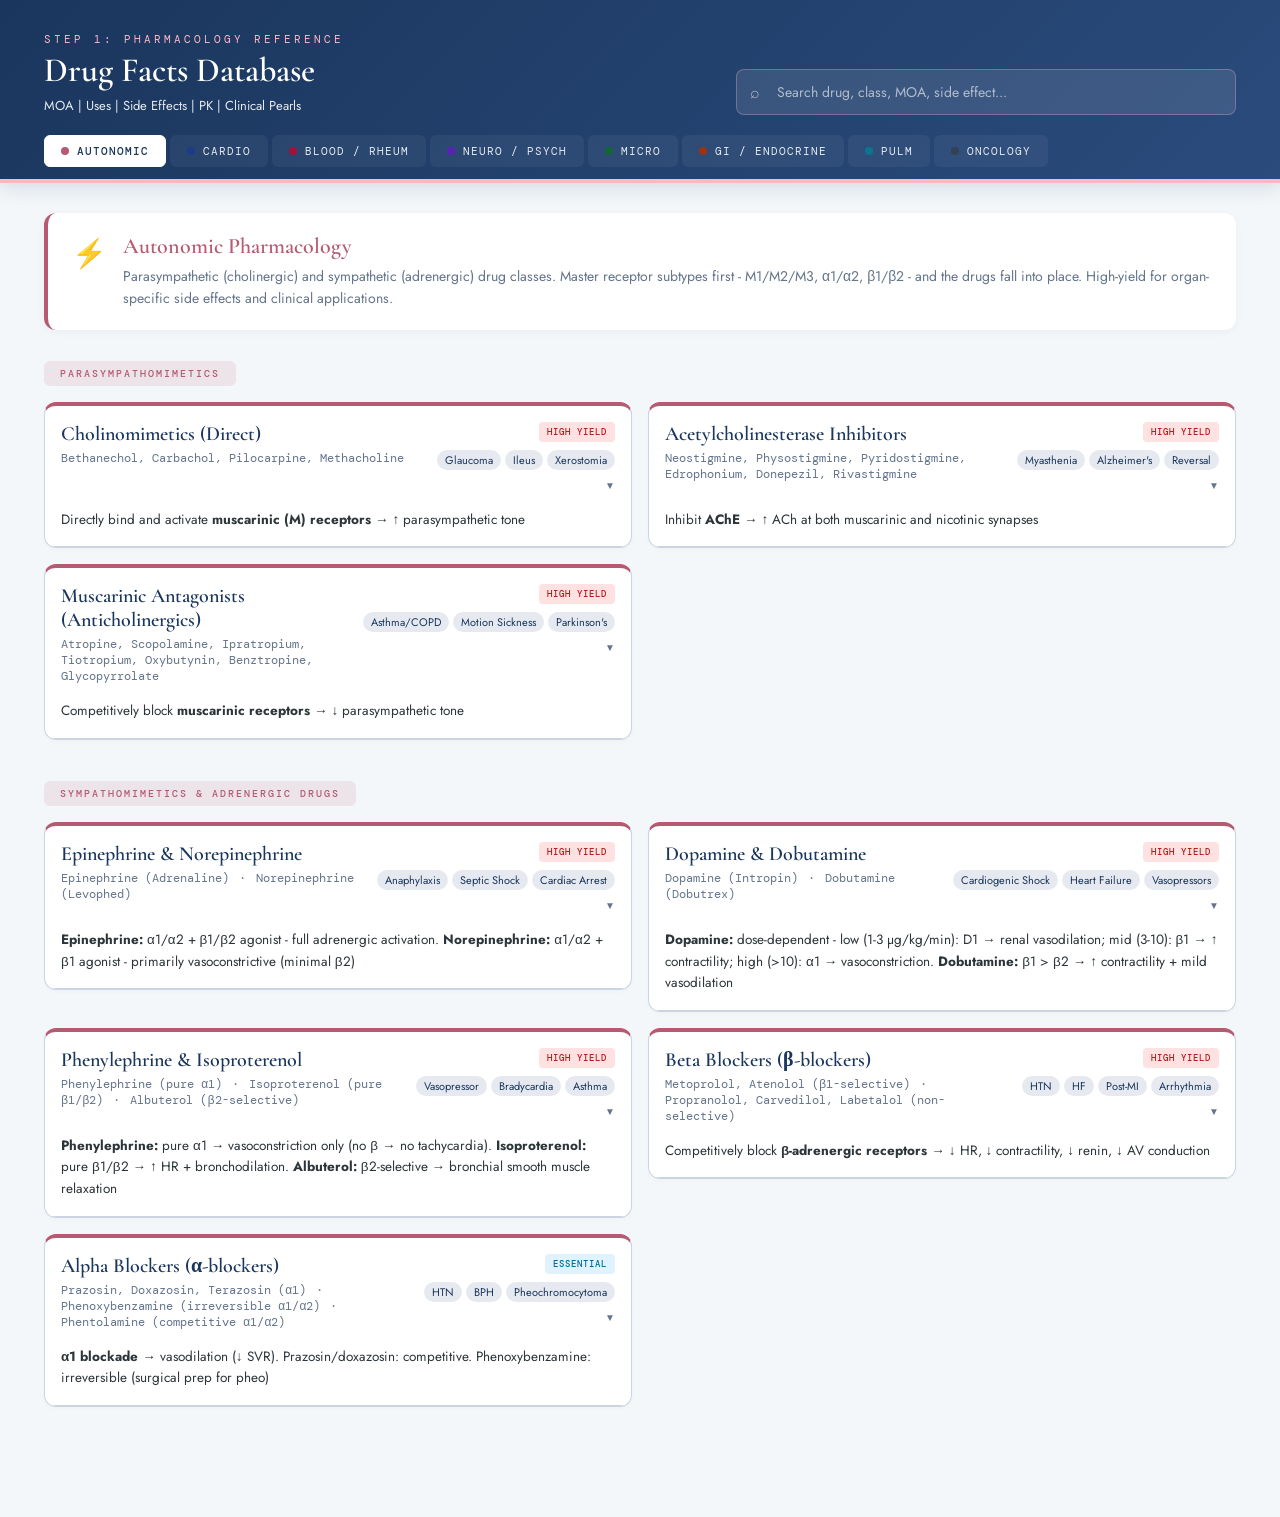
<file: detailed.html>
<!DOCTYPE html>
<html lang="en">
<head>
<meta charset="UTF-8"/>
<meta name="viewport" content="width=device-width, initial-scale=1.0"/>
<title>Step 1 Pharmacology Reference</title>
<link href="https://fonts.googleapis.com/css2?family=Cormorant+Garamond:ital,wght@0,400;0,600;0,700;1,400&family=DM+Mono:wght@400;500&family=Jost:wght@300;400;500;600&display=swap" rel="stylesheet"/>
<style>
*, *::before, *::after { box-sizing: border-box; margin: 0; padding: 0; }
:root {
  /* Fuji & Sakura Theme Colors */
  --bg-main: #f4f7f9;
  --bg-surface: #ffffff;
  --fuji-dark: #1a365d;
  --fuji-blue: #2a4b7c;
  --fuji-light: #e6eaf0;
  --sakura-pink: #ffb7c5;
  --sakura-dark: #d77b93;
  --sakura-bg: #fff0f3;
  --ink-main: #2c3539;
  --ink-muted: #64748b;
  --border-light: #cbd5e1;

  /* Tier Badge Colors */
  --tier-hy-bg: #fee2e2;
  --tier-hy-text: #b91c1c;
  --tier-ess-bg: #e0f2fe;
  --tier-ess-text: #0369a1;
  --tier-sec-bg: #f1f5f9;
  --tier-sec-text: #475569;

  /* System Colors */
  --auto: #b55a70; --auto-bg: #fdf0f3; --auto-light: rgba(181,90,112,0.12);
  --cv: #1e3a8a; --cv-bg: #eff6ff; --cv-light: rgba(30,58,138,0.1);
  --blood: #9f1239; --blood-bg: #fff1f2; --blood-light: rgba(159,18,57,0.1);
  --neuro: #5b21b6; --neuro-bg: #f5f3ff; --neuro-light: rgba(91,33,182,0.1);
  --micro: #166534; --micro-bg: #f0fdf4; --micro-light: rgba(22,101,52,0.1);
  --gi: #9a3412; --gi-bg: #fff7ed; --gi-light: rgba(154,52,18,0.1);
  --pulm: #0e7490; --pulm-bg: #ecfeff; --pulm-light: rgba(14,116,144,0.1);
  --onco: #334155; --onco-bg: #f8fafc; --onco-light: rgba(51,65,85,0.1);
}

body {
  background: var(--bg-main);
  color: var(--ink-main);
  font-family: 'Jost', sans-serif;
  min-height: 100vh;
  background-image: radial-gradient(var(--sakura-pink) 0.5px, transparent 0.5px), radial-gradient(var(--sakura-pink) 0.5px, var(--bg-main) 0.5px);
  background-size: 20px 20px;
  background-position: 0 0, 10px 10px;
}

::-webkit-scrollbar { width: 8px; }
::-webkit-scrollbar-track { background: var(--bg-main); }
::-webkit-scrollbar-thumb { background: var(--border-light); border-radius: 4px; }

/* Header */
.header {
  background: linear-gradient(135deg, var(--fuji-dark) 0%, var(--fuji-blue) 100%);
  padding: 32px 44px 0;
  position: sticky; top: 0; z-index: 200;
  box-shadow: 0 4px 20px rgba(26,54,93,0.15);
  border-bottom: 4px solid var(--sakura-pink);
}
.header-inner { max-width: 1400px; margin: 0 auto; }
.header-top { display: flex; align-items: flex-end; justify-content: space-between; gap: 24px; margin-bottom: 20px; flex-wrap: wrap; }

.brand-super {
  font-family: 'DM Mono', monospace;
  font-size: 11px; letter-spacing: 3px;
  color: var(--sakura-pink); text-transform: uppercase; margin-bottom: 8px;
}
.brand-title {
  font-family: 'Cormorant Garamond', serif;
  font-size: 34px; font-weight: 600;
  color: #ffffff; line-height: 1;
}
.brand-sub { font-size: 13px; color: var(--fuji-light); margin-top: 8px; }

.search-wrap { flex: 1; min-width: 250px; max-width: 500px; position: relative; }
.search-input {
  width: 100%; padding: 12px 16px 12px 40px;
  background: rgba(255,255,255,0.1);
  border: 1px solid rgba(255,183,197,0.3);
  border-radius: 8px;
  color: #ffffff; font-family: 'Jost', sans-serif; font-size: 14px;
  outline: none; transition: all 0.2s;
}
.search-input::placeholder { color: rgba(255,255,255,0.6); }
.search-input:focus {
  border-color: var(--sakura-pink);
  background: rgba(255,255,255,0.15);
  box-shadow: 0 0 0 3px rgba(255,183,197,0.2);
}
.search-icon { position: absolute; left: 14px; top: 50%; transform: translateY(-50%); color: rgba(255,255,255,0.6); font-size: 16px; pointer-events: none; }

/* Tabs */
.tabs { display: flex; flex-wrap: wrap; gap: 4px; padding-bottom: 12px; }
.tab-btn {
  padding: 8px 16px;
  background: rgba(255,255,255,0.05); border: 1px solid transparent; border-radius: 6px; cursor: pointer;
  font-family: 'DM Mono', monospace; font-size: 11px; letter-spacing: 1px; text-transform: uppercase;
  color: var(--fuji-light);
  transition: all 0.2s; display: flex; align-items: center; gap: 8px;
}
.tab-btn:hover { background: rgba(255,255,255,0.1); color: #ffffff; }
.tab-btn.active { background: var(--bg-surface); color: var(--fuji-dark); border-color: var(--bg-surface); font-weight: 500; }
.tab-dot { width: 8px; height: 8px; border-radius: 50%; flex-shrink: 0; }

/* Content */
.content { max-width: 1400px; margin: 0 auto; padding: 30px 44px 70px; position: relative; z-index: 1; }
.tab-panel { display: none; }
.tab-panel.active { display: block; animation: fadeIn 0.3s ease; }
@keyframes fadeIn { from { opacity: 0; transform: translateY(10px); } to { opacity: 1; transform: translateY(0); } }

/* System Intro */
.sys-intro {
  border-radius: 12px; padding: 20px 24px; margin-bottom: 30px;
  display: flex; align-items: flex-start; gap: 16px;
  background: var(--bg-surface); border-left: 4px solid;
  box-shadow: 0 2px 8px rgba(0,0,0,0.04);
}
.sys-intro-icon { font-size: 28px; flex-shrink: 0; }
.sys-intro-title { font-family: 'Cormorant Garamond', serif; font-size: 22px; font-weight: 600; margin-bottom: 6px; }
.sys-intro-text { font-size: 14px; color: var(--ink-muted); line-height: 1.6; }

/* Class Group */
.class-group { margin-bottom: 40px; }
.class-label {
  font-family: 'DM Mono', monospace; font-size: 10px; letter-spacing: 2px;
  text-transform: uppercase; padding: 6px 16px; display: inline-flex; align-items: center; gap: 8px;
  border-radius: 6px; margin-bottom: 16px; font-weight: 500;
}

/* Drug Grid */
.drug-grid { display: grid; grid-template-columns: repeat(auto-fill, minmax(400px, 1fr)); gap: 16px; align-items: start; }

/* Drug Card */
.drug-card {
  background: var(--bg-surface);
  border: 1px solid var(--border-light);
  border-radius: 12px; overflow: hidden;
  border-top: 4px solid;
  cursor: pointer;
  transition: all 0.2s;
  box-shadow: 0 2px 4px rgba(0,0,0,0.02);
  display: flex; flex-direction: column;
}
.drug-card:hover { transform: translateY(-2px); box-shadow: 0 8px 16px rgba(0,0,0,0.06); border-color: var(--sakura-dark); }
.drug-card.open { box-shadow: 0 8px 24px rgba(0,0,0,0.08); }

.drug-card-header { padding: 16px; display: flex; justify-content: space-between; align-items: flex-start; gap: 12px; }
.drug-name-wrap { flex: 1; min-width: 0; }
.drug-name { font-family: 'Cormorant Garamond', serif; font-size: 20px; font-weight: 600; line-height: 1.2; color: var(--fuji-dark); }
.drug-aka { font-size: 12px; color: var(--ink-muted); margin-top: 4px; font-family: 'DM Mono', monospace; }

.card-meta { display: flex; flex-direction: column; align-items: flex-end; gap: 8px; flex-shrink: 0; }
.tier-badge {
  font-family: 'DM Mono', monospace; font-size: 9px; letter-spacing: 1px; text-transform: uppercase;
  padding: 4px 8px; border-radius: 4px; font-weight: 500; white-space: nowrap;
}
.tier-high-yield { background: var(--tier-hy-bg); color: var(--tier-hy-text); }
.tier-essential { background: var(--tier-ess-bg); color: var(--tier-ess-text); }
.tier-secondary { background: var(--tier-sec-bg); color: var(--tier-sec-text); }

.drug-tags { display: flex; flex-wrap: wrap; gap: 4px; justify-content: flex-end; }
.tag { font-family: 'Jost', sans-serif; font-size: 11px; padding: 2px 8px; border-radius: 12px; background: var(--fuji-light); color: var(--fuji-dark); }

.expand-arrow { font-size: 10px; color: var(--ink-muted); transition: transform 0.2s; }
.open .expand-arrow { transform: rotate(180deg); }

.drug-moa { padding: 0 16px 16px; font-size: 13.5px; color: var(--ink-main); line-height: 1.6; border-bottom: 1px solid var(--border-light); }

/* Expanded Body */
.drug-body { display: none; padding: 16px; background: #fafcff; }
.open .drug-body { display: block; animation: slideDown 0.2s ease; }
@keyframes slideDown { from { opacity:0; transform: translateY(-4px); } to { opacity:1; transform: translateY(0); } }

.info-row { display: flex; gap: 12px; margin-bottom: 12px; align-items: flex-start; }
.info-label {
  font-family: 'DM Mono', monospace; font-size: 10px; letter-spacing: 1px; text-transform: uppercase;
  padding: 4px 8px; border-radius: 4px; flex-shrink: 0; margin-top: 2px; width: 55px; text-align: center;
}
.info-text { font-size: 13.5px; color: var(--ink-main); line-height: 1.6; }
.info-text strong { color: var(--fuji-dark); font-weight: 600; }

.info-label.use { background: #dcfce7; color: #166534; }
.info-label.se { background: #fee2e2; color: #b91c1c; }
.info-label.ci { background: #ffedd5; color: #9a3412; }
.info-label.pk { background: #f3e8ff; color: #6b21a8; }

/* Pearl Box */
.pearl-box {
  display: flex; gap: 12px; align-items: flex-start;
  background: var(--sakura-bg); border-left: 3px solid var(--sakura-dark);
  border-radius: 0 8px 8px 0; padding: 12px 16px; margin-top: 16px;
}
.pearl-star { color: var(--sakura-dark); font-size: 16px; flex-shrink: 0; }
.pearl-text { font-size: 13px; color: var(--ink-main); line-height: 1.6; }

/* Colors */
.c-auto { color: var(--auto); } .c-cv { color: var(--cv); } .c-blood { color: var(--blood); } .c-neuro { color: var(--neuro); }
.c-micro { color: var(--micro); } .c-gi { color: var(--gi); } .c-pulm { color: var(--pulm); } .c-onco { color: var(--onco); }
.b-auto { border-top-color: var(--auto); } .b-cv { border-top-color: var(--cv); } .b-blood { border-top-color: var(--blood); }
.b-neuro { border-top-color: var(--neuro); } .b-micro { border-top-color: var(--micro); } .b-gi { border-top-color: var(--gi); }
.b-pulm { border-top-color: var(--pulm); } .b-onco { border-top-color: var(--onco); }

.class-label.bg-auto { background: var(--auto-light); color: var(--auto); }
.class-label.bg-cv { background: var(--cv-light); color: var(--cv); }
.class-label.bg-blood { background: var(--blood-light); color: var(--blood); }
.class-label.bg-neuro { background: var(--neuro-light); color: var(--neuro); }
.class-label.bg-micro { background: var(--micro-light); color: var(--micro); }
.class-label.bg-gi { background: var(--gi-light); color: var(--gi); }
.class-label.bg-pulm { background: var(--pulm-light); color: var(--pulm); }
.class-label.bg-onco { background: var(--onco-light); color: var(--onco); }

/* Search / Empty */
#search-results { display: none; }
#search-results.active { display: block; }
.search-count { font-family: 'DM Mono', monospace; font-size: 12px; color: var(--ink-muted); margin-bottom: 20px; }
.empty { text-align: center; padding: 80px 20px; color: var(--ink-muted); }
.empty-icon { font-size: 48px; margin-bottom: 16px; opacity: 0.3; }
.empty-text { font-family: 'Cormorant Garamond', serif; font-size: 24px; }

@media(max-width: 768px) {
  .header { padding: 20px 20px 0; }
  .content { padding: 20px 20px 60px; }
  .drug-grid { grid-template-columns: 1fr; }
  .header-top { flex-direction: column; align-items: stretch; }
  .search-wrap { max-width: 100%; }
}
</style>
</head>
<body>

<div class="header">
  <div class="header-inner">
    <div class="header-top">
      <div>
        <p class="brand-super">Step 1: Pharmacology Reference</p>
        <h1 class="brand-title">Drug Facts Database</h1>
        <p class="brand-sub">MOA | Uses | Side Effects | PK | Clinical Pearls</p>
      </div>
      <div class="search-wrap">
        <span class="search-icon">⌕</span>
        <input class="search-input" type="text" id="search-input" placeholder="Search drug, class, MOA, side effect..." oninput="handleSearch(this.value)"/>
      </div>
    </div>
    <div class="tabs" id="tabs">
      <button class="tab-btn active" onclick="switchTab('autonomic',this)"><span class="tab-dot" style="background:var(--auto)"></span>Autonomic</button>
      <button class="tab-btn" onclick="switchTab('cv',this)"><span class="tab-dot" style="background:var(--cv)"></span>Cardio</button>
      <button class="tab-btn" onclick="switchTab('blood',this)"><span class="tab-dot" style="background:var(--blood)"></span>Blood / Rheum</button>
      <button class="tab-btn" onclick="switchTab('neuro',this)"><span class="tab-dot" style="background:var(--neuro)"></span>Neuro / Psych</button>
      <button class="tab-btn" onclick="switchTab('micro',this)"><span class="tab-dot" style="background:var(--micro)"></span>Micro</button>
      <button class="tab-btn" onclick="switchTab('gi',this)"><span class="tab-dot" style="background:var(--gi)"></span>GI / Endocrine</button>
      <button class="tab-btn" onclick="switchTab('pulm',this)"><span class="tab-dot" style="background:var(--pulm)"></span>Pulm</button>
      <button class="tab-btn" onclick="switchTab('onco',this)"><span class="tab-dot" style="background:var(--onco)"></span>Oncology</button>
    </div>
  </div>
</div>

<div class="content">
  <div id="search-results">
    <div class="search-count" id="search-count"></div>
    <div class="drug-grid" id="search-grid"></div>
    <div class="empty" id="search-empty" style="display:none">
      <div class="empty-icon">🌸</div>
      <div class="empty-text">No drugs found matching your search.</div>
    </div>
  </div>

  <div id="tab-autonomic" class="tab-panel active">
    <div class="sys-intro" style="border-left-color: var(--auto);">
      <div class="sys-intro-icon">⚡</div>
      <div>
        <div class="sys-intro-title c-auto">Autonomic Pharmacology</div>
        <div class="sys-intro-text">Parasympathetic (cholinergic) and sympathetic (adrenergic) drug classes. Master receptor subtypes first - M1/M2/M3, α1/α2, β1/β2 - and the drugs fall into place. High-yield for organ-specific side effects and clinical applications.</div>
      </div>
    </div>
    <div id="autonomic-content"></div>
  </div>

  <div id="tab-cv" class="tab-panel">
    <div class="sys-intro" style="border-left-color: var(--cv);">
      <div class="sys-intro-icon">♥</div>
      <div>
        <div class="sys-intro-title c-cv">Cardiovascular Pharmacology</div>
        <div class="sys-intro-text">The most tested drug system on Step 1. Know ACEi/ARBs cold - they appear in HF, HTN, CKD, and post-MI vignettes. Antiarrhythmic classes: think ion channels first, then drugs. Diuretic electrolyte effects are guaranteed questions.</div>
      </div>
    </div>
    <div id="cv-content"></div>
  </div>

  <div id="tab-blood" class="tab-panel">
    <div class="sys-intro" style="border-left-color: var(--blood);">
      <div class="sys-intro-icon">🩸</div>
      <div>
        <div class="sys-intro-title c-blood">Blood, Coagulation &amp; Inflammation</div>
        <div class="sys-intro-text">Anticoagulants appear on nearly every Step 1 exam - know reversal agents cold. Heparin-induced thrombocytopenia (HIT) is a classic trap. NSAIDs are the most-prescribed drugs in medicine; their mechanism and GI/renal toxicity are ubiquitous.</div>
      </div>
    </div>
    <div id="blood-content"></div>
  </div>

  <div id="tab-neuro" class="tab-panel">
    <div class="sys-intro" style="border-left-color: var(--neuro);">
      <div class="sys-intro-icon">🧠</div>
      <div>
        <div class="sys-intro-title c-neuro">Neuro / Psychiatric Pharmacology</div>
        <div class="sys-intro-text">Psych block is massive on Step 1. Memorize antidepressant side effect profiles - TCA overdose, SSRI serotonin syndrome, and bupropion seizures appear constantly. Antipsychotic EPS and NMS are classic vignettes. Lithium toxicity has a narrow therapeutic window.</div>
      </div>
    </div>
    <div id="neuro-content"></div>
  </div>

  <div id="tab-micro" class="tab-panel">
    <div class="sys-intro" style="border-left-color: var(--micro);">
      <div class="sys-intro-icon">🦠</div>
      <div>
        <div class="sys-intro-title c-micro">Antimicrobial Pharmacology</div>
        <div class="sys-intro-text">Organized by mechanism: cell wall inhibitors → protein synthesis → DNA/folate → cell membrane. For each drug know its unique toxicity, not just its coverage. Antibiotic-associated C. diff (clindamycin, fluoroquinolones, cephalosporins) is a perennial vignette.</div>
      </div>
    </div>
    <div id="micro-content"></div>
  </div>

  <div id="tab-gi" class="tab-panel">
    <div class="sys-intro" style="border-left-color: var(--gi);">
      <div class="sys-intro-icon">🔬</div>
      <div>
        <div class="sys-intro-title c-gi">GI, Endocrine &amp; Hormonal Pharmacology</div>
        <div class="sys-intro-text">Diabetes pharmacology is enormous - know every class's MOA, when to use it, and its key side effect. Corticosteroids are the highest-yield drug class for toxicity. Thyroid drugs, PPIs, and bisphosphonates round out this section.</div>
      </div>
    </div>
    <div id="gi-content"></div>
  </div>

  <div id="tab-pulm" class="tab-panel">
    <div class="sys-intro" style="border-left-color: var(--pulm);">
      <div class="sys-intro-icon">🫁</div>
      <div>
        <div class="sys-intro-title c-pulm">Pulmonary, Vascular &amp; Smooth Muscle</div>
        <div class="sys-intro-text">Asthma step therapy is heavily tested - know which drugs are for acute relief vs. maintenance. Nitrate tolerance (Monday disease) is a classic Step 1 vignette. Antihistamine receptor subtypes (H1 vs H2) determine organ effects and drug indication.</div>
      </div>
    </div>
    <div id="pulm-content"></div>
  </div>

  <div id="tab-onco" class="tab-panel">
    <div class="sys-intro" style="border-left-color: var(--onco);">
      <div class="sys-intro-icon">⚗</div>
      <div>
        <div class="sys-intro-title c-onco">Antineoplastic Pharmacology</div>
        <div class="sys-intro-text">Step 1 tests toxicities more than mechanisms. Key rule: <strong style="color:var(--onco)">every chemo drug has one unique, memorable toxicity</strong> - bleomycin → pulmonary fibrosis, cisplatin → nephrotoxicity/ototoxicity, vincristine → peripheral neuropathy (NOT bone marrow suppression). Learn these cold.</div>
      </div>
    </div>
    <div id="onco-content"></div>
  </div>
</div>

<script>
const DRUGS = {
autonomic: [
  {
    group: "Parasympathomimetics",
    color: "auto",
    drugs: [
      {
        name: "Cholinomimetics (Direct)",
        tier: 1,
        aka: "Bethanechol, Carbachol, Pilocarpine, Methacholine",
        tags: ["Glaucoma", "Ileus", "Xerostomia"],
        moa: "Directly bind and activate <strong>muscarinic (M) receptors</strong> → ↑ parasympathetic tone",
        use: "Bethanechol: postop ileus, urinary retention. Pilocarpine: glaucoma (↑ aqueous outflow), Sjögren syndrome (dry mouth). Methacholine: challenge test for asthma diagnosis",
        se: "<strong>DUMBBELLS</strong>: Diarrhea, Urination, Miosis, Bradycardia, Bronchospasm, Emesis, Lacrimation, Salivation",
        ci: "Asthma (bronchospasm risk), peptic ulcer, bowel obstruction",
        pk: "",
        pearl: "Pilocarpine is the classic <strong>glaucoma drug that constricts the pupil</strong> - it opens the trabecular meshwork. Bethanechol does NOT cross the BBB (quaternary amine)."
      },
      {
        name: "Acetylcholinesterase Inhibitors",
        tier: 1,
        aka: "Neostigmine, Physostigmine, Pyridostigmine, Edrophonium, Donepezil, Rivastigmine",
        tags: ["Myasthenia", "Alzheimer's", "Reversal"],
        moa: "Inhibit <strong>AChE</strong> → ↑ ACh at both muscarinic and nicotinic synapses",
        use: "Neostigmine/pyridostigmine: myasthenia gravis. Edrophonium: diagnosis of MG (Tensilon test). Donepezil/rivastigmine: Alzheimer's dementia. Physostigmine: atropine/anticholinergic overdose (crosses BBB)",
        se: "Cholinergic excess (DUMBBELLS), bradycardia, lacrimation, urination, GI cramping",
        ci: "Bowel/bladder obstruction, severe bradycardia",
        pk: "Edrophonium: ultra-short acting (2 min). Neostigmine/pyridostigmine: don't cross BBB. Physostigmine: crosses BBB (tertiary amine)",
        pearl: "<strong>Organophosphate poisoning</strong> = irreversible AChE inhibition. Treat with <strong>atropine</strong> (blocks muscarinic effects) + <strong>pralidoxime</strong> (regenerates AChE if given early, before 'aging')."
      },
      {
        name: "Muscarinic Antagonists (Anticholinergics)",
        tier: 1,
        aka: "Atropine, Scopolamine, Ipratropium, Tiotropium, Oxybutynin, Benztropine, Glycopyrrolate",
        tags: ["Asthma/COPD", "Motion Sickness", "Parkinson's"],
        moa: "Competitively block <strong>muscarinic receptors</strong> → ↓ parasympathetic tone",
        use: "Atropine: bradycardia, organophosphate poisoning, pre-op to dry secretions. Scopolamine: motion sickness. Ipratropium/tiotropium: COPD. Oxybutynin: overactive bladder. Benztropine: drug-induced Parkinsonism",
        se: "<strong>Can't see, spit, pee, or poop. Hot as a hare, dry as a bone, red as a beet, mad as a hatter</strong>: mydriasis, dry mouth, urinary retention, constipation, hyperthermia, anhidrosis, flushing, delirium",
        ci: "Narrow-angle glaucoma (↑ IOP), BPH, tachycardia",
        pk: "Ipratropium/tiotropium: inhaled - minimal systemic effects (quaternary)",
        pearl: "<strong>Classic toxicity trap:</strong> elderly patient with confusion, dilated pupils, urinary retention, dry flushed skin = anticholinergic toxicity. <strong>Reverse with physostigmine</strong> (crosses BBB, unlike neostigmine)."
      },
    ]
  },
  {
    group: "Sympathomimetics & Adrenergic Drugs",
    color: "auto",
    drugs: [
      {
        name: "Epinephrine & Norepinephrine",
        tier: 1,
        aka: "Epinephrine (Adrenaline) · Norepinephrine (Levophed)",
        tags: ["Anaphylaxis", "Septic Shock", "Cardiac Arrest"],
        moa: "<strong>Epinephrine:</strong> α1/α2 + β1/β2 agonist - full adrenergic activation. <strong>Norepinephrine:</strong> α1/α2 + β1 agonist - primarily vasoconstrictive (minimal β2)",
        use: "Epinephrine: anaphylaxis (IM first-line), cardiac arrest (IV/IO), croup (nebulized racemic), co-administered with local anesthetics (↑ duration). NE: first-line vasopressor in septic shock",
        se: "Hypertension, tachycardia, arrhythmias, tissue necrosis (extravasation - use central line for NE). Epinephrine: hyperglycemia (β2 → glycogenolysis)",
        ci: "Avoid in cocaine/amphetamine toxicity (synergistic HTN). NE: hypovolemia before adequate resuscitation",
        pk: "Epinephrine IM lateral thigh: fastest absorption for anaphylaxis. NE: IV only, short t½, central venous access preferred",
        pearl: "<strong>Epinephrine in anaphylaxis:</strong> α1 → vasoconstriction (↑BP, ↓laryngeal edema); β1 → ↑HR/contractility; β2 → bronchodilation + ↓ mediator release. IM lateral thigh > IM deltoid > subcutaneous. Never delay - give immediately."
      },
      {
        name: "Dopamine & Dobutamine",
        tier: 1,
        aka: "Dopamine (Intropin) · Dobutamine (Dobutrex)",
        tags: ["Cardiogenic Shock", "Heart Failure", "Vasopressors"],
        moa: "<strong>Dopamine:</strong> dose-dependent - low (1-3 µg/kg/min): D1 → renal vasodilation; mid (3-10): β1 → ↑ contractility; high (>10): α1 → vasoconstriction. <strong>Dobutamine:</strong> β1 > β2 → ↑ contractility + mild vasodilation",
        use: "Dopamine: bradycardia with hypotension, cardiogenic shock. Dobutamine: cardiogenic shock/acute decompensated HF (↑ CO without ↑ afterload), stress echocardiography",
        se: "Dopamine: tachyarrhythmias, ischemia at high doses. Dobutamine: tachycardia, hypotension (β2 vasodilation), can precipitate ischemia in CAD",
        ci: "Dobutamine: HOCM (↑ outflow obstruction), uncorrected hypovolemia",
        pk: "Both IV infusion only. Dobutamine preferred over dopamine in cardiogenic shock (less arrhythmogenic, more predictable β1 effect)",
        pearl: "<strong>Dobutamine stress echo:</strong> Used in patients who can't exercise - ↑ HR + contractility unmasks ischemia (regional wall motion abnormalities). Does NOT reliably increase BP - if BP support also needed, add NE."
      },
      {
        name: "Phenylephrine & Isoproterenol",
        tier: 1,
        aka: "Phenylephrine (pure α1) · Isoproterenol (pure β1/β2) · Albuterol (β2-selective)",
        tags: ["Vasopressor", "Bradycardia", "Asthma"],
        moa: "<strong>Phenylephrine:</strong> pure α1 → vasoconstriction only (no β → no tachycardia). <strong>Isoproterenol:</strong> pure β1/β2 → ↑ HR + bronchodilation. <strong>Albuterol:</strong> β2-selective → bronchial smooth muscle relaxation",
        use: "Phenylephrine: hypotension without tachycardia (e.g., spinal anesthesia), nasal decongestant. Isoproterenol: severe bradycardia/AV block (bridge to pacing), torsades de pointes. Albuterol: acute asthma rescue, hyperkalemia (shifts K+ into cells)",
        se: "Phenylephrine: reflex bradycardia (baroreceptor response to ↑ BP). Isoproterenol: severe tachycardia, arrhythmias. Albuterol: tremor, tachycardia, hypokalemia",
        ci: "Isoproterenol: ischemic heart disease (↑ O2 demand). Phenylephrine: severe hypertension",
        pk: "Albuterol inhaled - onset 5 min. Phenylephrine: also available topical/nasal spray",
        pearl: "<strong>Phenylephrine causes reflex bradycardia</strong> - pure α1 raises BP → baroreceptors sense ↑ MAP → vagal response → HR drops. This makes it useful when you want BP support without worsening tachycardia, e.g., SVT with hypotension."
      },
      {
        name: "Beta Blockers (β-blockers)",
        tier: 1,
        aka: "Metoprolol, Atenolol (β1-selective) · Propranolol, Carvedilol, Labetalol (non-selective)",
        tags: ["HTN", "HF", "Post-MI", "Arrhythmia"],
        moa: "Competitively block <strong>β-adrenergic receptors</strong> → ↓ HR, ↓ contractility, ↓ renin, ↓ AV conduction",
        use: "HTN, angina, HF (carvedilol/metoprolol/bisoprolol - evidence-based), post-MI, rate control (SVT/AF), hyperthyroidism, essential tremor, migraine prophylaxis, performance anxiety. Propranolol: pheochromocytoma (only after α-blockade)",
        se: "Bradycardia, AV block, fatigue, <strong>masks hypoglycemia</strong>, bronchospasm (non-selective), cold extremities, sexual dysfunction, ↑ triglycerides",
        ci: "Asthma/COPD (non-selective), decompensated HF, bradycardia, AV block. <strong>Never use alone in pheo</strong> (unopposed α → hypertensive crisis)",
        pk: "β1-selective (Atenolol, Metoprolol, Esmolol): safer in asthmatics. Carvedilol/labetalol: α+β blockade. Esmolol: ultra-short IV",
        pearl: "<strong>Pheochromocytoma trap:</strong> never give β-blocker without α-blocker first - blocking β2 (vasodilation) with intact α1 causes severe paradoxical hypertension. Always give <strong>phenoxybenzamine first</strong>."
      },
      {
        name: "Alpha Blockers (α-blockers)",
        tier: 2,
        aka: "Prazosin, Doxazosin, Terazosin (α1) · Phenoxybenzamine (irreversible α1/α2) · Phentolamine (competitive α1/α2)",
        tags: ["HTN", "BPH", "Pheochromocytoma"],
        moa: "<strong>α1 blockade</strong> → vasodilation (↓ SVR). Prazosin/doxazosin: competitive. Phenoxybenzamine: irreversible (surgical prep for pheo)",
        use: "Prazosin: HTN, PTSD nightmares. Doxazosin/terazosin: BPH. Phenoxybenzamine: pheochromocytoma preoperative (given 1-2 weeks before surgery)",
        se: "<strong>First-dose orthostatic hypotension</strong> (tell patient to take first dose at bedtime), reflex tachycardia, nasal congestion, inhibition of ejaculation",
        ci: "",
        pk: "",
        pearl: "<strong>BPH pharmacology:</strong> α1-blockers (prazosin) relax smooth muscle for immediate symptom relief. 5α-reductase inhibitors (finasteride) shrink the gland but take months. For acute relief → α-blocker first."
      },
    ]
  },
],

cv: [
  {
    group: "ACE Inhibitors & ARBs",
    color: "cv",
    drugs: [
      {
        name: "ACE Inhibitors",
        tier: 1,
        aka: "Lisinopril, Enalapril, Captopril, Ramipril (-pril suffix)",
        tags: ["HTN", "HF", "DM Nephropathy", "Post-MI"],
        moa: "Inhibit <strong>ACE</strong> → ↓ angiotensin II → vasodilation + ↓ aldosterone → ↓ Na/water retention. Also ↑ bradykinin (→ cough/angioedema)",
        use: "HTN, HF (↓ afterload/preload), post-MI (↓ remodeling), <strong>diabetic nephropathy</strong> (↓ efferent arteriole tone → ↓ glomerular pressure → ↓ proteinuria), CKD with proteinuria",
        se: "<strong>CAPTOPRIL</strong>: Cough (most common, bradykinin-mediated), Angioedema (rare but life-threatening), Proteinuria, Taste changes, hYperkalemia, hypOtension (first-dose), Pregnancy contraindicated, Renal failure (bilateral RAS), Increased creatinine",
        ci: "<strong>Pregnancy (teratogenic - renal agenesis)</strong>, bilateral renal artery stenosis, hyperkalemia, angioedema history",
        pk: "Captopril: shortest acting. Enalapril: prodrug (enalaprilat is active)",
        pearl: "<strong>Dry cough</strong> (bradykinin accumulation) occurs in 10-15% - switch to ARB if intolerable. <strong>Key distinction:</strong> ARBs do NOT cause cough or angioedema because they don't raise bradykinin."
      },
      {
        name: "ARBs (Angiotensin Receptor Blockers)",
        tier: 1,
        aka: "Losartan, Valsartan, Irbesartan (-sartan suffix)",
        tags: ["HTN", "HF", "DM Nephropathy"],
        moa: "Block <strong>AT1 receptors</strong> directly → same end effects as ACEi but WITHOUT ↑ bradykinin",
        use: "Same as ACEi. First-line when ACEi causes cough or angioedema. Losartan also lowers uric acid (useful in gout + HTN)",
        se: "Hyperkalemia, hypotension, renal failure. <strong>No cough.</strong> Rare angioedema (still possible via bradykinin-independent pathway)",
        ci: "Pregnancy, bilateral renal artery stenosis, hyperkalemia",
        pk: "",
        pearl: "<strong>ACEi vs ARB on Step 1:</strong> both are first-line for DM nephropathy and HF. ACEi → cough (bradykinin ↑). ARB → no cough. Both are <strong>absolutely contraindicated in pregnancy</strong> (fetal renal toxicity)."
      },
    ]
  },
  {
    group: "Diuretics",
    color: "cv",
    drugs: [
      {
        name: "Loop Diuretics",
        tier: 1,
        aka: "Furosemide, Bumetanide, Torsemide, Ethacrynic acid",
        tags: ["HF", "Edema", "Hypercalcemia"],
        moa: "Inhibit <strong>Na-K-2Cl cotransporter (NKCC2)</strong> in thick ascending loop of Henle → ↓ Na/K/Cl reabsorption → massive diuresis",
        use: "Acute pulmonary edema, HF, cirrhotic ascites, nephrotic syndrome, hypercalcemia, hypertensive emergency",
        se: "<strong>Oh DANG:</strong> Ototoxicity (dose-dependent, especially with aminoglycosides), Dehydration, hyperuricemia/gout, hyperglycemia, <strong>hypokalemia</strong>, metabolic alkalosis, hypomagnesemia, hyponatremia. Sulfa allergy risk (except ethacrynic acid)",
        ci: "Anuria, sulfa allergy (use ethacrynic acid instead), hypovolemia",
        pk: "Ethacrynic acid: non-sulfa - safe in sulfa allergy. Furosemide: best IV for acute situations",
        pearl: "<strong>Loop diuretics = Lose calcium.</strong> Thiazides = retain calcium. This is why loops treat hypercalcemia and thiazides treat hypocalciuria (kidney stones from Ca2+ wasting). Memorize this distinction - it's tested constantly."
      },
      {
        name: "Thiazide Diuretics",
        tier: 1,
        aka: "Hydrochlorothiazide (HCTZ), Chlorthalidone, Metolazone",
        tags: ["HTN", "Nephrolithiasis", "DI"],
        moa: "Inhibit <strong>NaCl cotransporter (NCC)</strong> in early DCT → ↓ Na/Cl reabsorption",
        use: "HTN (first-line), HF, nephrogenic diabetes insipidus (paradoxically ↓ urine), calcium nephrolithiasis (↓ urinary Ca2+ → prevents stones)",
        se: "<strong>HyperGLUCaemia:</strong> Hyperglycemia, hyperLipidemia, hyperUricemia (gout), hyperCalcemia, <strong>hypokalemia</strong>, hyponatremia, metabolic alkalosis",
        ci: "Gout, sulfa allergy, hypokalemia",
        pk: "Metolazone: works even in low GFR - useful in refractory HF when combined with furosemide",
        pearl: "<strong>Thiazides are the only diuretic that INCREASES calcium.</strong> Use for: hypercalciuria/kidney stones. Conversely, loops are used for hypercalcemia. Also: thiazides paradoxically treat nephrogenic DI by reducing ECF volume → ↑ proximal tubule reabsorption."
      },
      {
        name: "K+-Sparing Diuretics",
        tier: 2,
        aka: "Spironolactone, Eplerenone (aldosterone antagonists) · Triamterene, Amiloride (ENaC blockers)",
        tags: ["HF", "Hyperaldosteronism", "Liver Cirrhosis"],
        moa: "Spironolactone: <strong>aldosterone receptor antagonist</strong> in collecting duct → blocks Na reabsorption and K+ secretion. Triamterene/amiloride: directly block ENaC",
        use: "Spironolactone: HF (↓ mortality), hyperaldosteronism (Conn syndrome), cirrhotic ascites, hirsutism/PCOS. Amiloride: Liddle syndrome (gain-of-function ENaC)",
        se: "<strong>Hyperkalemia</strong> (dangerous - avoid with ACEi/ARBs). Spironolactone: <strong>gynecomastia</strong>, menstrual irregularities (anti-androgen effect). Eplerenone: fewer anti-androgen SEs",
        ci: "Renal failure, hyperkalemia, concurrent ACEi + K+-sparing = dangerous hyperkalemia",
        pk: "Spironolactone: anti-androgenic (competes at androgen receptor). Eplerenone: more selective, less anti-androgen",
        pearl: "<strong>Spironolactone in HF:</strong> RALES trial showed it reduces mortality in severe HF. Remember it causes gynecomastia - if that's intolerable, switch to eplerenone. Also the treatment of choice for <strong>primary hyperaldosteronism (Conn syndrome)</strong>."
      },
      {
        name: "Carbonic Anhydrase Inhibitors",
        tier: 2,
        aka: "Acetazolamide",
        tags: ["Glaucoma", "Altitude Sickness", "Metabolic Alkalosis"],
        moa: "Inhibit <strong>carbonic anhydrase</strong> in PCT → ↓ H+ secretion → ↓ HCO3- reabsorption → metabolic acidosis + alkaline urine",
        use: "Glaucoma (↓ aqueous humor), altitude sickness prevention, metabolic alkalosis, pseudotumor cerebri, some epilepsies",
        se: "<strong>Hyperchloremic metabolic acidosis</strong>, hypokalemia, sulfa allergy, paresthesias (tingling extremities), renal stones (alkaline urine → Ca phosphate stones)",
        ci: "Sulfa allergy, hepatic cirrhosis (↓ NH3 excretion → encephalopathy)",
        pk: "",
        pearl: "<strong>Classic board question:</strong> Climber going to high altitude → prescribe acetazolamide prophylactically. MOA: metabolic acidosis compensatorily increases breathing (↑ ventilation), which helps acclimatize. Also remember: it causes <strong>paresthesias</strong> - a giveaway SE."
      },
    ]
  },
  {
    group: "Antihypertensives",
    color: "cv",
    drugs: [
      {
        name: "Calcium Channel Blockers (CCBs)",
        tier: 1,
        aka: "Dihydropyridines: Amlodipine, Nifedipine, Nicardipine · Non-DHP: Verapamil, Diltiazem",
        tags: ["HTN", "Angina", "Arrhythmia"],
        moa: "Block <strong>L-type voltage-gated Ca2+ channels</strong>. Dihydropyridines: vascular smooth muscle → vasodilation. Non-DHP: also cardiac (↓ HR, ↓ AV conduction)",
        use: "DHP: HTN, angina (vasospastic/Prinzmetal), Raynaud's. Non-DHP: rate control in AF/AFl, SVT, angina. Nimodipine: subarachnoid hemorrhage (prevents vasospasm)",
        se: "DHP: peripheral edema, reflex tachycardia, flushing, headache, gingival hyperplasia. Non-DHP: <strong>bradycardia, AV block, constipation</strong>, negative inotropy",
        ci: "Non-DHP: AV block, cardiogenic shock, pre-excitation syndromes (WPW). Don't combine non-DHP with β-blocker (↑ bradycardia/AV block risk)",
        pk: "Verapamil and diltiazem act on heart AND vessels. Amlodipine: long-acting, good for chronic HTN",
        pearl: "<strong>The key distinction:</strong> Nifedipine (DHP) → mainly vessels → reflex tachycardia. Verapamil (non-DHP) → mainly heart → bradycardia, constipation. Verapamil + β-blocker = <strong>complete heart block risk</strong>."
      },
      {
        name: "Hydralazine & Direct Vasodilators",
        tier: 2,
        aka: "Hydralazine · Minoxidil · Nitroprusside (sodium nitroprusside)",
        tags: ["HTN Emergency", "HF", "Pregnancy HTN"],
        moa: "Hydralazine: directly relaxes <strong>arteriolar smooth muscle</strong> (↑ cGMP). Minoxidil: opens K-ATP channels → hyperpolarization → ↓ Ca entry → vasodilation. Nitroprusside: releases NO → ↑ cGMP → arterial AND venous dilation",
        use: "Hydralazine: HTN in pregnancy (safe; DOC for eclampsia), HF in African Americans (+ nitrate, BiDil). Minoxidil: severe refractory HTN, topical for alopecia. Nitroprusside: hypertensive emergency (IV), acute HF",
        se: "Hydralazine: <strong>drug-induced lupus</strong> (anti-histone Ab), reflex tachycardia, fluid retention, headache. Minoxidil: <strong>hypertrichosis</strong> (body hair growth), fluid retention, pericardial effusion. Nitroprusside: <strong>cyanide toxicity</strong> (especially with renal failure/prolonged use) - metabolized to cyanide; treat with sodium thiosulfate + hydroxocobalamin",
        ci: "Hydralazine: severe tachycardia, CAD (reflex tachycardia ↑ O2 demand). Nitroprusside: renal failure (cyanide accumulation)",
        pk: "Nitroprusside: must be light-protected (photodegrades). Immediate onset/offset - ideal for hypertensive emergency with minute-to-minute titration",
        pearl: "<strong>Drug-induced lupus (DIL) drugs - 'HIPMC':</strong> Hydralazine, INH, Procainamide, Minocycline, Chlorpromazine. DIL features: ANA positive, <strong>anti-histone antibodies</strong> (not anti-dsDNA), no renal/CNS involvement, resolves on stopping drug."
      },
    ]
  },
  {
    group: "Antiarrhythmics",
    color: "cv",
    drugs: [
      {
        name: "Adenosine",
        tier: 1,
        aka: "Adenocard",
        tags: ["SVT", "Diagnosis", "ACLS"],
        moa: "Activates <strong>A1 adenosine receptors</strong> on AV nodal cells → ↑ K+ conductance (hyperpolarize) + ↓ cAMP → profound, transient AV node block → terminates reentrant SVT",
        use: "First-line for <strong>acute SVT termination</strong> (AVNRT, AVRT). Also used diagnostically to unmask atrial flutter or identify accessory pathways. Adenosine is NOT effective for A-fib or V-tach",
        se: "<strong>Transient chest pain/flushing</strong>, dyspnea, sense of impending doom (very brief - 10 sec). Bronchospasm (avoid in asthma). Bradycardia/AV block (desired, transient)",
        ci: "Asthma/COPD (bronchospasm), 2nd/3rd degree AV block, Wolff-Parkinson-White with pre-excitation (may accelerate conduction in accessory pathway)",
        pk: "<strong>Half-life ~10 seconds</strong> - extremely short (inactivated by red blood cells and vascular endothelium). Must be given as rapid IV push followed immediately by normal saline flush. Use central or antecubital vein",
        pearl: "<strong>Adenosine pearls:</strong> (1) Methylxanthines (theophylline, caffeine) block adenosine receptors → ↓ efficacy → may need higher dose. (2) Dipyridamole inhibits adenosine uptake → ↑ adenosine effects → use lower dose. (3) If adenosine breaks SVT but it recurs, use verapamil for longer-lasting AV block."
      },
      {
        name: "Class IA Antiarrhythmics",
        tier: 2,
        aka: "Quinidine, Procainamide, Disopyramide",
        tags: ["AF", "VT", "WPW"],
        moa: "Block <strong>Na+ channels (intermediate kinetics)</strong> + K+ channels → ↑ AP duration, ↑ ERP, ↑ QT interval",
        use: "AF, AFl, WPW (accessory pathway), ventricular tachycardia",
        se: "<strong>Quinidine:</strong> cinchonism (tinnitus, headache, visual changes), thrombocytopenia, torsades de pointes (QT prolongation). <strong>Procainamide:</strong> drug-induced lupus (anti-histone antibodies). <strong>Disopyramide:</strong> strong anticholinergic effects",
        ci: "QT prolongation, torsades history",
        pk: "",
        pearl: "<strong>Procainamide → Drug-Induced Lupus (DIL).</strong> Think: PRocainamide = PRo-lupus. ANA positive, anti-histone antibodies. Lupus symptoms resolve with drug cessation. Other DIL drugs: Hydralazine, INH, Minocycline, Chlorpromazine - 'HIPMC'."
      },
      {
        name: "Class IB Antiarrhythmics",
        tier: 2,
        aka: "Lidocaine, Mexiletine, Phenytoin",
        tags: ["Post-MI VT", "Ventricular Arrhythmia"],
        moa: "Block <strong>Na+ channels (fast on/off)</strong> - preferentially bind depolarized/ischemic tissue. ↓ AP duration. Minimal effect on normal tissue",
        use: "Acute ventricular arrhythmias (especially post-MI). Mexiletine: oral lidocaine equivalent for chronic VT",
        se: "Lidocaine: CNS toxicity (tinnitus, seizures, sedation at toxic doses), cardiovascular depression",
        ci: "",
        pk: "Lidocaine: IV only (extensive first-pass). Mexiletine: oral",
        pearl: "<strong>IB drugs love ischemic tissue.</strong> Lidocaine has fast off-rate - it dissociates rapidly from normal resting channels but stays bound to rapidly firing ischemic channels (use-dependent block). <strong>Overdose:</strong> '1-5-1' - cardiac depression, then CNS signs, then grand mal seizure."
      },
      {
        name: "Class IC Antiarrhythmics",
        tier: 2,
        aka: "Flecainide, Propafenone",
        tags: ["AF", "SVT"],
        moa: "Block <strong>Na+ channels (slow kinetics)</strong> → markedly ↑ PR and QRS duration. Potent Na+ channel blockade",
        use: "SVT, AF/AFl in structurally normal hearts",
        se: "<strong>Proarrhythmic</strong> - can convert AF into AFL with 1:1 conduction. Post-MI arrhythmia risk (CAST trial: ↑ mortality in post-MI patients)",
        ci: "<strong>Structural heart disease, post-MI</strong> - absolutely contraindicated (CAST trial proved this)",
        pk: "",
        pearl: "<strong>CAST trial (1989):</strong> Flecainide and encainide suppressed PVCs post-MI but INCREASED mortality. Classic lesson: treating arrhythmias doesn't always improve outcomes. If exam mentions IC + structural heart disease = wrong choice."
      },
      {
        name: "Class III Antiarrhythmics",
        tier: 1,
        aka: "Amiodarone, Sotalol, Ibutilide, Dofetilide",
        tags: ["AF", "VT", "VF"],
        moa: "Block <strong>K+ channels</strong> → ↑ AP duration, ↑ ERP, ↑ QT interval. Amiodarone also blocks Na+, Ca2+, β-receptors (class I/II/III/IV properties)",
        use: "Amiodarone: AF, VT, VF, WPW - drug of choice in cardiac arrest. Sotalol: also has β-blocker activity",
        se: "<strong>Amiodarone toxicity (PALE):</strong> Pulmonary fibrosis (#1 cause of death), liver toxicity, thyroid dysfunction (↑ or ↓ - contains iodine), corneal microdeposits, blue-gray skin discoloration, neuropathy, photosensitivity. Half-life: <strong>40-55 days</strong>",
        ci: "QT prolongation (torsades risk), thyroid disease (relative)",
        pk: "Amiodarone: extremely lipophilic, massive Vd, t½ ~40-55 days - levels persist months after stopping",
        pearl: "<strong>Amiodarone has EVERYTHING:</strong> it's class I, II, III, AND IV. Contains 37% iodine by weight → thyroid effects. Pulmonary toxicity on CXR = bilateral infiltrates. Must monitor <strong>LFTs, TFTs, PFTs, eye exam</strong> regularly."
      },
      {
        name: "Digoxin",
        tier: 1,
        aka: "Digoxin (Digitalis)",
        tags: ["HF", "AF Rate Control"],
        moa: "Inhibits <strong>Na/K-ATPase</strong> → ↑ intracellular Na+ → ↑ Na-Ca exchange → ↑ intracellular Ca2+ → ↑ contractility. Also ↑ vagal tone → ↓ HR/AV conduction",
        use: "HF with reduced EF (↑ contractility). AF rate control (↑ vagal tone). NOT used for acute decompensated HF",
        se: "<strong>Toxicity:</strong> GI (nausea, vomiting, anorexia - earliest signs), visual disturbances (yellow-green halos), <strong>any arrhythmia</strong> (PAT with block is classic), hyperkalemia",
        ci: "AV block, WPW (enhances accessory conduction), hypokalemia/hypomagnesemia (↑ toxicity), renal failure",
        pk: "Narrow therapeutic index (0.5-0.8 ng/mL therapeutic, >2 = toxic). Renally cleared. t½ ~36 hrs",
        pearl: "<strong>Hypokalemia potentiates digoxin toxicity</strong> because K+ and digoxin compete for the same Na/K-ATPase binding site. Low K+ → more digoxin binding → toxicity. Classic vignette: patient on loop diuretic (loses K+) + digoxin → digoxin toxicity. Treat with <strong>digoxin-specific Fab antibodies</strong>."
      },
    ]
  },
],

blood: [
  {
    group: "Anticoagulants",
    color: "blood",
    drugs: [
      {
        name: "Heparin (UFH & LMWH)",
        tier: 1,
        aka: "Unfractionated Heparin (UFH) · Enoxaparin, Dalteparin (LMWH) · Fondaparinux (synthetic pentasaccharide)",
        tags: ["DVT/PE", "ACS", "Pregnancy-safe"],
        moa: "<strong>UFH:</strong> activates antithrombin III → inhibits <strong>IIa (thrombin) and Xa</strong>. <strong>LMWH:</strong> preferentially inhibits <strong>Xa</strong> (less anti-IIa). Fondaparinux: Xa only",
        use: "DVT, PE, ACS, bridging therapy. LMWH/heparin: safe in pregnancy (don't cross placenta)",
        se: "<strong>HIT (Heparin-Induced Thrombocytopenia):</strong> Type I = non-immune, mild, transient. Type II = immune-mediated (IgG vs PF4-heparin complex) → paradoxical THROMBOSIS (not just bleeding). ALSO: bleeding, osteoporosis with long-term use",
        ci: "Active bleeding, HIT history",
        pk: "UFH: IV/SubQ, monitored by <strong>aPTT</strong>. LMWH: monitored by anti-Xa levels. Reversal: <strong>Protamine sulfate</strong> (reverses UFH completely, partially reverses LMWH, does NOT reverse fondaparinux)",
        pearl: "<strong>HIT type II:</strong> platelets fall 5-10 days after starting heparin + paradoxical CLOTTING (not just thrombocytopenia). Stop all heparin IMMEDIATELY, switch to <strong>argatroban or bivalirudin</strong> (direct thrombin inhibitors). NEVER give warfarin alone initially in HIT."
      },
      {
        name: "Warfarin",
        tier: 1,
        aka: "Coumadin",
        tags: ["AF", "DVT/PE", "Prosthetic Valves"],
        moa: "Inhibits <strong>vitamin K epoxide reductase</strong> → ↓ γ-carboxylation of factors II, VII, IX, X (and proteins C and S)",
        use: "AF (stroke prevention), DVT/PE treatment, mechanical heart valves (prosthetic), hypercoagulable states",
        se: "<strong>Bleeding</strong> (most common). <strong>Warfarin skin necrosis:</strong> protein C/S deficiency patients → paradoxical clotting in first days (proteins C and S have shortest half-lives → depleted first). <strong>Teratogenic (embryopathy, fetal bleeding)</strong>",
        ci: "Pregnancy (fetal warfarin syndrome), active bleeding, inability to monitor INR",
        pk: "Monitored by <strong>INR</strong> (target 2-3 for AF/DVT; 2.5-3.5 for mechanical valves). Multiple drug interactions - CYP2C9 substrate",
        pearl: "<strong>Warfarin reversal:</strong> Minor bleeding → hold + vitamin K PO. Serious bleeding → IV vitamin K + <strong>4-factor PCC</strong> or FFP for immediate reversal. DOAC reversal: dabigatran → idarucizumab; Xa inhibitors → andexanet alfa."
      },
      {
        name: "Direct Oral Anticoagulants (DOACs)",
        tier: 1,
        aka: "Dabigatran (IIa inhibitor) · Rivaroxaban, Apixaban, Edoxaban (Xa inhibitors)",
        tags: ["AF", "DVT/PE", "No Monitoring"],
        moa: "<strong>Dabigatran:</strong> direct thrombin (IIa) inhibitor. <strong>Rivaroxaban/Apixaban:</strong> direct factor Xa inhibitors",
        use: "Non-valvular AF, DVT/PE treatment/prevention. Advantages: no INR monitoring, fewer drug interactions, fixed dosing",
        se: "Bleeding. Dabigatran: GI side effects (most), ↑ GI bleed risk vs warfarin",
        ci: "Mechanical heart valves (DOACs inferior), severe renal failure (dabigatran), pregnancy",
        pk: "Dabigatran: renal clearance. Rivaroxaban/apixaban: hepatic. No routine monitoring needed",
        pearl: "<strong>Reversal agents:</strong> Dabigatran → <strong>Idarucizumab</strong> (specific antibody fragment). Factor Xa inhibitors → <strong>Andexanet alfa</strong>. If unavailable: 4-factor PCC. This is increasingly tested - know which reversal agent goes with which drug."
      },
      {
        name: "Aspirin (Antiplatelet)",
        tier: 1,
        aka: "Acetylsalicylic acid (ASA) - low dose 81-325 mg",
        tags: ["ACS", "Stroke Prevention", "Post-Stent"],
        moa: "Irreversibly inhibits <strong>COX-1 and COX-2</strong> → ↓ thromboxane A2 (TXA2) synthesis in platelets → ↓ platelet aggregation. Effect lasts platelet lifespan (7-10 days) because platelets cannot synthesize new COX",
        use: "ACS (immediate 325 mg chewed), secondary prevention of MI/stroke, post-coronary stent (dual antiplatelet with P2Y12), TIA/stroke prevention, primary prevention (controversial - only selected high-risk patients)",
        se: "<strong>GI bleeding/ulcers</strong> (↓ PGE2 → ↓ mucosal protection - take with food or PPI). <strong>Reye syndrome</strong> (children + viral illness → hepatic encephalopathy - avoid <19 yrs with fever). Tinnitus/salicylism (overdose). Aspirin-exacerbated respiratory disease",
        ci: "Children/adolescents with viral illness (Reye syndrome), active GI bleeding, severe aspirin allergy, peptic ulcer",
        pk: "Antiplatelet dose: 81 mg (low-dose). Anti-inflammatory/analgesic: 325-650 mg. Effect irreversible - platelet function returns as new platelets produced over 7-10 days",
        pearl: "<strong>Aspirin overdose - classic mixed picture:</strong> Early: salicylates directly stimulate respiratory center → hyperventilation → respiratory alkalosis. Late: uncouple oxidative phosphorylation → metabolic acidosis. Net result: mixed respiratory alkalosis + metabolic acidosis. Treat with sodium bicarb to alkalinize urine (trap ionized salicylate)."
      },
      {
        name: "P2Y12 Inhibitors & GP IIb/IIIa Blockers",
        tier: 1,
        aka: "Clopidogrel (Plavix), Ticagrelor, Prasugrel · Abciximab, Eptifibatide, Tirofiban",
        tags: ["ACS", "Post-Stent", "PCI"],
        moa: "P2Y12 inhibitors: block <strong>ADP receptor (P2Y12)</strong> on platelets → ↓ ADP-induced aggregation. Clopidogrel/prasugrel: irreversible. Ticagrelor: reversible. GP IIb/IIIa inhibitors: block final common pathway of platelet aggregation - <strong>prevent fibrinogen binding</strong>",
        use: "Dual antiplatelet therapy (DAPT = aspirin + P2Y12): post-coronary stent (prevents in-stent thrombosis), ACS. Ticagrelor/prasugrel: preferred over clopidogrel in ACS (more potent, predictable). GP IIb/IIIa: during PCI procedure (acute setting only)",
        se: "Bleeding (all). Clopidogrel: TTP (rare). <strong>Ticagrelor: dyspnea</strong> (adenosine-mediated, not bronchospasm - unique SE). Prasugrel: ↑ bleeding risk in elderly/low weight/prior stroke. GP IIb/IIIa: thrombocytopenia",
        ci: "Clopidogrel + PPIs (omeprazole inhibits CYP2C19 activation - use pantoprazole instead). Prasugrel: prior stroke/TIA (↑ intracranial bleed), age >75 or <60 kg (relative). Active bleeding",
        pk: "Clopidogrel: prodrug → CYP2C19 activation - poor metabolizers (CYP2C19 LOF) get no benefit. Ticagrelor/prasugrel: not prodrugs, more reliable. Reversal: platelet transfusion (clopidogrel/prasugrel); ticagrelor wears off faster",
        pearl: "<strong>Clopidogrel + omeprazole interaction:</strong> Omeprazole inhibits CYP2C19 → ↓ clopidogrel activation → ↓ antiplatelet effect. Use pantoprazole or famotidine for GI protection instead. Also: clopidogrel non-responders (CYP2C19 poor metabolizers) should use ticagrelor."
      },
      {
        name: "Thrombolytics",
        tier: 1,
        aka: "tPA (Alteplase, Tenecteplase) · Streptokinase",
        tags: ["STEMI", "Ischemic Stroke", "Massive PE"],
        moa: "Convert <strong>plasminogen → plasmin</strong> → dissolves fibrin clots systemically",
        use: "Ischemic stroke (within <strong>4.5 hours</strong> of symptom onset), STEMI (if PCI unavailable), massive PE with hemodynamic instability",
        se: "<strong>Bleeding</strong> (intracranial hemorrhage most feared). Streptokinase: antigenic reactions",
        ci: "Recent surgery (<14 days), active bleeding, prior intracranial hemorrhage, BP >185/110, ischemic stroke >4.5 hrs or hemorrhagic stroke",
        pk: "tPA: fibrin-specific (less systemic bleeding). Streptokinase: non-specific, antigenic",
        pearl: "<strong>Stroke tPA window = 4.5 hours.</strong> First must get non-contrast CT head to rule out hemorrhage. Absolute contraindications include: any intracranial hemorrhage, major surgery within 14 days, BP >185/110."
      },
    ]
  },
  {
    group: "Lipid-Lowering Drugs",
    color: "blood",
    drugs: [
      {
        name: "Statins (HMG-CoA Reductase Inhibitors)",
        tier: 1,
        aka: "Atorvastatin, Rosuvastatin (high-intensity) · Simvastatin, Lovastatin (moderate) - all end in -statin",
        tags: ["Hypercholesterolemia", "CV Risk Reduction"],
        moa: "Inhibit <strong>HMG-CoA reductase</strong> (rate-limiting step in cholesterol synthesis in liver) → ↓ intracellular cholesterol → ↑ LDL receptors → ↓ LDL, ↓ VLDL, mild ↑ HDL",
        use: "First-line for LDL reduction, primary and secondary CV event prevention. Most beneficial drug class for reducing cardiovascular mortality",
        se: "<strong>Myopathy/Rhabdomyolysis</strong> (↑ with fibrates or niacin combination, CYP3A4 inhibitors). Hepatotoxicity (↑ LFTs). Teratogenic",
        ci: "Pregnancy (teratogenic), active liver disease, concurrent fibrate use (rhabdo risk)",
        pk: "Lovastatin/simvastatin: CYP3A4 substrates (grapefruit juice ↑ levels). Pravastatin/rosuvastatin: not CYP3A4 - safer with other meds",
        pearl: "<strong>Statin + fibrate = rhabdomyolysis risk.</strong> If patient develops muscle pain on statin → check CK. Teratogenic - women of childbearing age must use contraception. Statins also have <strong>pleiotropic effects</strong> (anti-inflammatory, stabilize plaques) beyond just LDL lowering."
      },
    ]
  },
  {
    group: "Anti-Inflammatory",
    color: "blood",
    drugs: [
      {
        name: "NSAIDs",
        tier: 1,
        aka: "Ibuprofen, Naproxen, Ketorolac, Indomethacin (non-selective) · Celecoxib (COX-2 selective)",
        tags: ["Pain", "Fever", "Inflammation", "Gout"],
        moa: "Inhibit <strong>COX-1 and COX-2</strong> → ↓ PGE2, PGI2, TXA2. COX-1: constitutive (GI protection, platelet aggregation). COX-2: inducible (inflammation, fever, pain)",
        use: "Pain, inflammation, fever, dysmenorrhea. Indomethacin: gout, patent ductus arteriosus (closes PDA by ↓ PGE2), pericarditis. Ketorolac: IV/IM analgesic",
        se: "<strong>GI ulcers/bleeding</strong> (↓ PGE2 → ↓ mucus/HCO3 production), <strong>renal toxicity</strong> (↓ PGE2 → afferent vasoconstriction → ↓ GFR), <strong>platelet dysfunction</strong>, aspirin-exacerbated respiratory disease, premature closure of PDA if used in 3rd trimester",
        ci: "Renal failure, peptic ulcer, last trimester of pregnancy (closes PDA), aspirin-sensitive asthma",
        pk: "COX-2 selective (celecoxib): ↓ GI risk but ↑ CV risk (↑ MI/stroke - TXA2 unopposed because PGI2 ↓).",
        pearl: "<strong>Classic renal physiology:</strong> In dehydration/CHF/cirrhosis, PGE2 maintains GFR by dilating the afferent arteriole. Add NSAID → ↓ PGE2 → afferent constriction → AKI. High-yield vignette: elderly patient on NSAID develops AKI."
      },
      {
        name: "Allopurinol & Febuxostat",
        tier: 1,
        aka: "Allopurinol (xanthine oxidase inhibitor) · Febuxostat (XO inhibitor, non-purine)",
        tags: ["Gout", "Hyperuricemia", "Tumor Lysis"],
        moa: "Both inhibit <strong>xanthine oxidase</strong> → ↓ conversion of hypoxanthine → xanthine → uric acid → ↓ urate levels",
        use: "Chronic gout prevention, tophaceous gout, tumor lysis syndrome (allopurinol). Febuxostat: used when allopurinol not tolerated",
        se: "Allopurinol: <strong>Stevens-Johnson syndrome</strong> (rare, HLA-B*5801 in Asians), GI upset, can precipitate acute gout flare when first started. Febuxostat: ↑ cardiovascular events (FDA warning vs allopurinol)",
        ci: "Allopurinol: concurrent azathioprine or 6-MP (inhibits xanthine oxidase → ↑ toxicity of these drugs). Do NOT start during acute attack",
        pk: "Both must be started AFTER acute attack resolves. Use prophylactic colchicine for first 3-6 months to prevent mobilization flares",
        pearl: "<strong>Allopurinol + 6-MP or azathioprine = DANGEROUS:</strong> Xanthine oxidase metabolizes 6-MP - blocking it → 6-MP toxicity (myelosuppression). Reduce dose by 75% if must use together. Also: start allopurinol after acute attack resolves, never during flare."
      },
      {
        name: "Colchicine",
        tier: 1,
        aka: "Colcrys",
        tags: ["Acute Gout", "Pericarditis", "FMF"],
        moa: "Binds <strong>tubulin</strong> → inhibits microtubule polymerization → ↓ neutrophil migration and activation → ↓ inflammasome (NLRP3) activation → ↓ IL-1β release. Does NOT lower uric acid",
        use: "Acute gout flare (first-line with NSAIDs). Prophylaxis when starting urate-lowering therapy. Pericarditis (acute and prevention of recurrence). Familial Mediterranean fever (FMF)",
        se: "GI (diarrhea, nausea, vomiting - dose-limiting, very common). Myelosuppression (rare). Myopathy/neuropathy (especially with CYP3A4 inhibitors). Colchicine toxicity: multi-organ failure",
        ci: "Severe renal/hepatic impairment (reduce dose). Concurrent strong CYP3A4 or P-gp inhibitors (clarithromycin, cyclosporine → ↑ colchicine toxicity). Pregnancy (relative)",
        pk: "Metabolized by CYP3A4 and P-glycoprotein. Dose must be reduced with renal failure. Start within 24-36 hrs of gout attack onset for best effect",
        pearl: "<strong>Colchicine does NOT lower uric acid</strong> - it only suppresses the inflammatory response to urate crystals. Key distinction: NSAIDs or colchicine for acute flares; allopurinol/febuxostat for chronic prevention. Classic board trap: 'Which drug lowers uric acid?' → colchicine does NOT."
      },
      {
        name: "Probenecid",
        tier: 2,
        aka: "Benemid",
        tags: ["Gout", "Uricosuric"],
        moa: "Blocks <strong>URAT1 (urate transporter 1)</strong> in proximal tubule → ↓ uric acid reabsorption → ↑ urinary uric acid excretion",
        use: "Chronic gout in under-excreters (24-hr urine uric acid <800 mg - majority of gout patients are under-excreters). Also used to inhibit renal tubular secretion of penicillin (↑ penicillin levels)",
        se: "Uric acid kidney stones (↑ urinary uric acid → precipitation), GI upset",
        ci: "Aspirin (competes for same transporter - low-dose aspirin blocks uricosuric effect). Overproducers of uric acid (worsens stone risk). Renal failure (requires functional kidneys to work)",
        pk: "Only effective in under-excreters. Alkalinize urine to prevent stone formation. Avoid aspirin concurrently",
        pearl: "<strong>Probenecid + penicillin:</strong> Probenecid blocks tubular secretion of penicillin → ↑ plasma levels. Once used to extend penicillin doses during WWII penicillin shortage. Still occasionally used for gonorrhea treatment to ↑ antibiotic exposure."
      },
      {
        name: "Hydroxychloroquine",
        tier: 2,
        aka: "Plaquenil",
        tags: ["SLE", "Rheumatoid Arthritis", "Malaria"],
        moa: "Accumulates in lysosomes → raises intralysosomal pH → impairs antigen processing → ↓ toll-like receptor (TLR) activation → ↓ inflammatory cytokines. Also weak antimalarial (↓ heme polymerization)",
        use: "SLE (disease-modifying - ↓ flares, ↓ organ damage, ↓ mortality). Rheumatoid arthritis (DMARD). Malaria prevention and treatment of chloroquine-sensitive strains. Discoid lupus, Sjögren syndrome",
        se: "<strong>Retinal toxicity/maculopathy</strong> (dose- and duration-dependent → bull's eye maculopathy → irreversible vision loss - screen annually with ophthalmology). QT prolongation. GI upset. Skin hyperpigmentation",
        ci: "G6PD deficiency (hemolysis). Pre-existing retinal disease",
        pk: "Annual ophthalmology screening mandatory. Cumulative dose and daily dose/weight both matter for retinal toxicity. Long t½ (weeks)",
        pearl: "<strong>Hydroxychloroquine is disease-modifying in SLE</strong> - it reduces flares, hospitalizations, and mortality. Unlike most immunosuppressants, it's actually safe in pregnancy (used to prevent neonatal lupus). Retinal toxicity is the feared complication - baseline eye exam before starting, then annually."
      },
    ]
  },
],

neuro: [
  {
    group: "Sedatives & Analgesics",
    color: "neuro",
    drugs: [
      {
        name: "Benzodiazepines",
        tier: 1,
        aka: "Diazepam, Lorazepam, Midazolam (short-acting) · Alprazolam, Clonazepam (long-acting) · Flumazenil (reversal)",
        tags: ["Anxiety", "Seizures", "Alcohol Withdrawal"],
        moa: "Positive allosteric modulators of <strong>GABA-A receptors</strong> → ↑ frequency of Cl- channel opening (vs barbiturates: ↑ duration)",
        use: "Anxiety, panic disorder, alcohol withdrawal (prevents seizures/delirium tremens), seizures (lorazepam IV for status epilepticus), procedural sedation, muscle relaxation (diazepam)",
        se: "<strong>CNS depression</strong> (sedation, confusion, anterograde amnesia), respiratory depression (especially with opioids/alcohol), tolerance, dependence. Withdrawal: <strong>life-threatening</strong> (rebound seizures, autonomic instability)",
        ci: "Pregnancy (cleft palate), myasthenia gravis, severe respiratory depression",
        pk: "Short-acting: triazolam, midazolam, oxazepam (TOM). Long-acting: diazepam, chlordiazepoxide (used for detox). Flumazenil: benzo reversal (short-acting - monitor for re-sedation)",
        pearl: "<strong>Benzo vs Barbiturate MOA on GABA-A:</strong> Benzos → ↑ FREQUENCY of Cl- opening. Barbiturates → ↑ DURATION of Cl- opening. Barbiturates can directly activate GABA-A at high doses (→ no ceiling effect → fatal respiratory depression). Benzos have a ceiling effect (safer)."
      },
      {
        name: "Opioid Analgesics",
        tier: 1,
        aka: "Morphine, Oxycodone, Hydromorphone, Fentanyl, Codeine, Tramadol",
        tags: ["Pain", "Palliative Care", "Anesthesia"],
        moa: "Agonists at <strong>μ (mu), κ (kappa), δ (delta) opioid receptors</strong> (all Gi-coupled) → ↓ cAMP → ↓ neural firing, ↓ Ca²⁺ influx → ↓ pain transmission, euphoria, sedation",
        use: "Moderate-severe acute pain (post-op, trauma), chronic cancer pain, dyspnea in terminal illness, cough suppression (codeine). Fentanyl: procedural sedation, anesthesia adjunct, transdermal patch for chronic pain",
        se: "<strong>Classic triad of opioid toxicity:</strong> miosis (pinpoint pupils) + respiratory depression + CNS depression. Also: constipation (NO tolerance develops - always treat prophylactically), nausea, urinary retention, biliary colic (↑ sphincter of Oddi pressure), histamine release (flushing, pruritus - especially morphine), physical dependence",
        ci: "Head injury (CO2 retention → cerebral vasodilation → ↑ ICP). <strong>MAOIs + meperidine</strong> (serotonin syndrome - meperidine is serotonergic). Use caution in obstructive sleep apnea",
        pk: "Fentanyl: 100× more potent than morphine. Codeine: prodrug → CYP2D6 activation (ultrarapid metabolizers → toxicity; poor metabolizers → no effect). Tramadol: weak μ agonist + inhibits NE/serotonin reuptake",
        pearl: "<strong>Constipation is the one opioid SE with no tolerance.</strong> All other SEs (sedation, nausea, respiratory depression) diminish with continued use - constipation persists indefinitely. Always prescribe a stimulant laxative (senna, bisacodyl) with opioids. Meperidine + MAOIs = serotonin syndrome (unique to meperidine - other opioids are safe with MAOIs)."
      },
      {
        name: "Naloxone, Naltrexone & Buprenorphine",
        tier: 1,
        aka: "Naloxone (Narcan) · Naltrexone (Vivitrol) · Buprenorphine (Suboxone with naloxone) · Methadone",
        tags: ["Opioid Overdose", "Opioid Use Disorder", "Alcohol Use Disorder"],
        moa: "Naloxone: competitive <strong>μ-receptor antagonist</strong> (pure antagonist - no agonist activity) → rapidly reverses opioid effects. Naltrexone: long-acting pure antagonist (oral/IM). Buprenorphine: <strong>partial μ-agonist</strong> (ceiling effect on respiratory depression) + κ-antagonist → mitigates withdrawal without full euphoria",
        use: "Naloxone: opioid overdose reversal (IV/IM/intranasal/auto-injector). Naltrexone: opioid use disorder (blocks euphoria from opioids), alcohol use disorder (↓ cravings - blocks endogenous opioid reward). Buprenorphine ± naloxone (Suboxone): opioid use disorder maintenance. Methadone: OUD maintenance, chronic pain",
        se: "Naloxone: precipitates acute withdrawal in opioid-dependent patients (agitation, tachycardia, vomiting, seizures). <strong>Re-narcotization</strong> (t½ ~1 hr - shorter than most opioids → patient may re-sedate after naloxone wears off - monitor for 4-6 hrs or redose). Naltrexone: hepatotoxicity (high doses), must be opioid-free ≥7 days before starting (precipitates withdrawal). Buprenorphine: milder withdrawal/abuse potential than full agonists",
        ci: "Naltrexone: active opioid dependence (precipitates withdrawal), acute hepatitis/liver failure. Methadone: QT prolongation (torsades risk), CYP interactions",
        pk: "Naloxone t½ ~1 hr (much shorter than fentanyl/methadone → must redose or infuse). Buprenorphine: very high affinity for μ-receptor - displaces other opioids. Methadone: extremely long t½ (24-36 hrs) → once daily, but unpredictable accumulation",
        pearl: "<strong>Naloxone t½ trap:</strong> Patient resuscitated from fentanyl overdose with naloxone → discharged after seeming OK → found unresponsive 90 minutes later. Fentanyl t½ >> naloxone t½ → re-narcotization. Always observe patients for minimum 2× the opioid's duration of action after naloxone."
      },
    ]
  },
  {
    group: "Antidepressants",
    color: "neuro",
    drugs: [
      {
        name: "SSRIs & SNRIs",
        tier: 1,
        aka: "SSRIs: Fluoxetine, Sertraline, Paroxetine, Citalopram · SNRIs: Venlafaxine, Duloxetine",
        tags: ["Depression", "Anxiety", "OCD", "PTSD"],
        moa: "SSRIs: inhibit <strong>serotonin reuptake transporter (SERT)</strong> → ↑ synaptic 5-HT. SNRIs: inhibit SERT + NET → ↑ 5-HT + NE",
        use: "First-line for depression, anxiety disorders, OCD (high-dose), PTSD, panic disorder, social phobia. Duloxetine: also diabetic neuropathy, fibromyalgia, stress urinary incontinence",
        se: "<strong>GI upset</strong> (nausea, diarrhea - most common, early), sexual dysfunction (most bothersome), insomnia, <strong>serotonin syndrome</strong> (especially + MAOIs or linezolid). Paroxetine: most anticholinergic. Fluoxetine: longest t½. Citalopram/escitalopram: QT prolongation",
        ci: "Within 2 weeks of MAOI use (serotonin syndrome). Paroxetine: pregnancy (cardiac malformations)",
        pk: "Fluoxetine: t½ 4-6 days (+ active metabolite norfluoxetine 4-16 days) - minimal discontinuation syndrome",
        pearl: "<strong>Serotonin Syndrome triad:</strong> altered mental status + autonomic instability + neuromuscular abnormalities (clonus, hyperreflexia, tremor). Triggered by SSRIs + MAOIs, or SSRIs + triptans, or linezolid (weak MAOI). Treat with cyproheptadine (5-HT2A antagonist) + supportive care."
      },
      {
        name: "Tricyclic Antidepressants (TCAs)",
        tier: 1,
        aka: "Amitriptyline, Nortriptyline, Imipramine, Clomipramine, Desipramine",
        tags: ["Depression", "Neuropathic Pain", "Enuresis"],
        moa: "Block <strong>NE and 5-HT reuptake</strong>. Also block muscarinic, H1, and α1 receptors → explains side effects",
        use: "Depression (now second-line), neuropathic pain (amitriptyline), migraine prophylaxis, enuresis (imipramine), OCD (clomipramine), panic disorder",
        se: "<strong>TCA toxicity:</strong> anticholinergic (dry mouth, urinary retention, constipation, blurry vision) + antihistamine (sedation, weight gain) + α-blockade (orthostatic hypotension) + <strong>cardiac sodium channel blockade → wide QRS, arrhythmias, QT prolongation → can cause Torsades/VF</strong>",
        ci: "Post-MI, arrhythmias, BPH, narrow-angle glaucoma, elderly (high fall/confusion risk)",
        pk: "",
        pearl: "<strong>TCA overdose is an emergency:</strong> wide QRS on ECG = Na+ channel blockade. Treat with <strong>sodium bicarbonate IV</strong> (alkalinize + increase Na+ → reverses Na+ channel blockade). Anti-muscarinic symptoms + QRS widening = TCA until proven otherwise."
      },
      {
        name: "MAO Inhibitors (MAOIs)",
        tier: 2,
        aka: "Phenelzine, Tranylcypromine (irreversible) · Selegiline (MAO-B selective, Parkinson's) · Moclobemide (reversible)",
        tags: ["Atypical Depression", "Parkinson's"],
        moa: "Inhibit <strong>monoamine oxidase</strong> → ↓ breakdown of NE, 5-HT, DA, and tyramine",
        use: "Atypical depression (last-line due to interactions), Parkinson's (selegiline - MAO-B selective), social phobia",
        se: "<strong>Tyramine reaction (hypertensive crisis):</strong> aged cheese, wine, cured meats → ↑ tyramine → ↑ NE → severe HTN. <strong>Serotonin syndrome</strong> with SSRIs, meperidine, dextromethorphan. Orthostatic hypotension",
        ci: "Concurrent SSRIs, TCAs, meperidine, sympathomimetics, tyramine-rich foods",
        pk: "Must wait <strong>2 weeks</strong> after stopping MAOI before starting SSRI (and vice versa, except fluoxetine - 5 weeks)",
        pearl: "<strong>Washout period:</strong> MAOI → SSRI requires 2-week washout. SSRI (fluoxetine) → MAOI requires 5-week washout (due to fluoxetine's long t½). Selegiline at low doses is MAO-B selective (safe), but at high doses loses selectivity → same interactions."
      },
      {
        name: "Atypical Antidepressants",
        tier: 1,
        aka: "Bupropion · Mirtazapine · Trazodone",
        tags: ["Depression", "Smoking Cessation", "Insomnia"],
        moa: "Bupropion: inhibits <strong>DA and NE reuptake</strong>. Mirtazapine: blocks presynaptic α2, H1, 5-HT2/3 → ↑ NE and 5-HT release. Trazodone: 5-HT2A antagonist + weak SERT inhibitor",
        use: "Bupropion: depression, smoking cessation (Wellbutrin/Zyban), ADHD, sexual dysfunction from SSRIs. Mirtazapine: depression + insomnia + poor appetite. Trazodone: insomnia (low-dose), depression",
        se: "Bupropion: <strong>lowers seizure threshold</strong> (contraindicated in eating disorders/seizure disorder), no sexual dysfunction, no weight gain. Mirtazapine: weight gain, sedation (H1 block). Trazodone: <strong>priapism</strong>, orthostatic hypotension, sedation",
        ci: "Bupropion: seizure disorder, anorexia/bulimia (↓ seizure threshold)",
        pk: "",
        pearl: "<strong>Bupropion = only antidepressant for smoking cessation</strong> (with varenicline). Unique: <strong>no sexual dysfunction, no weight gain</strong> - choose bupropion when patient complains of SSRI-related sexual dysfunction. Also used for ADHD. Contraindicated in bulimia/anorexia (seizures)."
      },
    ]
  },
  {
    group: "Mood Stabilizers & Antiepileptics",
    color: "neuro",
    drugs: [
      {
        name: "Lithium",
        tier: 1,
        aka: "Lithium carbonate",
        tags: ["Bipolar Disorder", "Mania", "SIADH"],
        moa: "Not fully understood. Inhibits <strong>inositol monophosphatase</strong> → ↓ inositol → ↓ IP3/DAG signaling. Inhibits GSK-3β",
        use: "Bipolar disorder (acute mania + maintenance), augmentation of antidepressants, SIADH treatment",
        se: "<strong>LITHIUM:</strong> Large urine output (nephrogenic DI), Intention tremor, Thyroid enlargement (hypothyroidism), Hyperparathyroidism, Interstitial nephritis, Urination polyuria, Malformations (Ebstein anomaly - fetal cardiac), teratogenic",
        ci: "Pregnancy (Ebstein anomaly), renal failure, sodium depletion",
        pk: "<strong>Narrow therapeutic index</strong> (0.6-1.2 mEq/L). Renally excreted - competes with Na+ in PCT. Hyponatremia (thiazides) → ↑ Li reabsorption → toxicity",
        pearl: "<strong>Lithium toxicity:</strong> coarse tremor, ataxia, confusion, seizures, arrhythmias. Triggers: NSAIDs (↓ GFR → ↑ Li), thiazides (↑ Li reabsorption), ACEi/ARBs (↓ GFR), dehydration. Treatment: <strong>normal saline</strong> (Na+ competes with Li+ for reabsorption). No antidote - dialysis for severe toxicity."
      },
      {
        name: "Valproate",
        tier: 1,
        aka: "Valproic acid, Divalproex (Depakote)",
        tags: ["Epilepsy", "Bipolar", "Migraine Prophylaxis"],
        moa: "Blocks <strong>Na+ channels</strong> (use-dependent), ↑ GABA levels (↓ GABA transaminase), may block T-type Ca2+ channels",
        use: "Broad-spectrum AED: absence + myoclonic + generalized tonic-clonic seizures. Bipolar disorder (acute mania + maintenance). Migraine prophylaxis",
        se: "<strong>Teratogenic (neural tube defects</strong> - highest risk of all AEDs - give folic acid). Hepatotoxicity (check LFTs). Pancreatitis. Weight gain. Hair loss. <strong>Inhibits CYP enzymes</strong> → ↑ other drug levels",
        ci: "Pregnancy (if alternatives exist), liver disease",
        pk: "Strong CYP inhibitor - raises levels of many drugs",
        pearl: "<strong>Valproate + lamotrigine = dangerous.</strong> Valproate inhibits CYP → doubles lamotrigine levels → lamotrigine toxicity (Stevens-Johnson syndrome). Reduce lamotrigine dose when adding valproate."
      },
      {
        name: "Phenytoin",
        tier: 1,
        aka: "Dilantin · Fosphenytoin (IV prodrug)",
        tags: ["Epilepsy", "Status Epilepticus", "Focal Seizures"],
        moa: "Blocks <strong>voltage-gated Na+ channels</strong> (use-dependent) → stabilizes inactivated state → ↓ high-frequency neuronal firing. Also blocks T-type Ca2+ channels at high doses",
        use: "Tonic-clonic and focal (partial) seizures. IV phenytoin/fosphenytoin: status epilepticus (second-line after benzos). NOT effective for absence seizures (may worsen)",
        se: "<strong>Dose-related CNS toxicity:</strong> nystagmus (first sign) → ataxia → diplopia → lethargy → coma (correlates with rising plasma levels). Chronic: <strong>gingival hyperplasia</strong>, hirsutism, coarsening of facial features, megaloblastic anemia (↓ folate), peripheral neuropathy, <strong>teratogenic (fetal hydantoin syndrome)</strong>. CYP inducer",
        ci: "Pregnancy (fetal hydantoin syndrome - cleft palate, digit/nail hypoplasia). Absence seizures (worsens). Sinus bradycardia/AV block (IV form)",
        pk: "<strong>Zero-order (saturable) kinetics at therapeutic levels</strong> - enzyme saturated → small dose increase → disproportionate ↑ in plasma levels → sudden toxicity. Highly protein-bound - levels altered by hypoalbuminemia",
        pearl: "<strong>Zero-order kinetics trap:</strong> Patient on phenytoin stable for years → add a CYP inhibitor (e.g., fluconazole) → phenytoin levels spike → nystagmus/ataxia. Also: phenytoin + valproate interaction - valproate displaces phenytoin from protein binding AND inhibits CYP → ↑↑ free phenytoin toxicity."
      },
      {
        name: "Carbamazepine",
        tier: 1,
        aka: "Tegretol · Oxcarbazepine (Trileptal) - similar class",
        tags: ["Epilepsy", "Trigeminal Neuralgia", "Bipolar"],
        moa: "Blocks <strong>voltage-gated Na+ channels</strong> (use-dependent) → ↓ high-frequency firing. Same basic mechanism as phenytoin but different pharmacology and toxicity profile",
        use: "Focal (partial) seizures and secondary generalized tonic-clonic. <strong>Trigeminal neuralgia</strong> (drug of choice - first-line). Bipolar disorder (acute mania + maintenance). Glossopharyngeal neuralgia",
        se: "<strong>Agranulocytosis/aplastic anemia</strong> (rare but serious - monitor CBC). <strong>SIADH</strong> (hyponatremia - especially in elderly). Diplopia, ataxia, dizziness (dose-related). Stevens-Johnson syndrome (especially HLA-B*1502 in Asian patients). Hepatotoxicity. CYP3A4 inducer + <strong>auto-induces its own metabolism</strong>",
        ci: "Bone marrow suppression (prior), MAOIs (hypertensive crisis), porphyria. HLA-B*1502 testing before use in Asian patients (SJS risk)",
        pk: "Auto-induction: over first weeks, carbamazepine ↑ its own CYP3A4 metabolism → t½ shortens from ~35 hrs to ~15 hrs - may require dose increases. Major drug interactions: induces OCP → contraceptive failure",
        pearl: "<strong>Carbamazepine + OCP = contraceptive failure.</strong> CBZ is a potent CYP inducer → ↑ estrogen metabolism → OCP failure → unintended pregnancy. Always counsel patients on this. Also: CBZ-induced SIADH is a classic boards vignette - elderly epilepsy patient with seizures + low Na+."
      },
      {
        name: "Lamotrigine",
        tier: 1,
        aka: "Lamictal",
        tags: ["Epilepsy", "Bipolar Maintenance", "Absence Seizures"],
        moa: "Blocks <strong>voltage-gated Na+ channels</strong> + inhibits glutamate release → broad-spectrum anticonvulsant effect. Also some Ca2+ channel blockade",
        use: "Broad-spectrum AED: focal seizures, generalized tonic-clonic, <strong>absence seizures</strong> (alternative to ethosuximide). <strong>Bipolar disorder maintenance</strong> (especially depression phase - prevents depressive episodes more than mania). Lennox-Gastaut syndrome",
        se: "<strong>Stevens-Johnson syndrome / TEN</strong> (life-threatening rash - risk ↑ dramatically if dose titrated too fast or combined with valproate). Dizziness, headache, diplopia, ataxia (dose-related). Insomnia",
        ci: "Rapid dose titration (must titrate slowly over weeks to minimize SJS risk). Valproate co-administration requires 50% dose reduction",
        pk: "<strong>Valproate doubles lamotrigine levels</strong> (inhibits glucuronidation) → must halve lamotrigine dose when adding valproate. Enzyme inducers (CBZ, phenytoin) halve lamotrigine levels → must increase dose",
        pearl: "<strong>Lamotrigine + valproate = SJS risk.</strong> Valproate inhibits glucuronidation of lamotrigine → ↑ levels → ↑ rash risk. Must start lamotrigine at 25 mg every other day (not standard 25 mg/day) when on valproate. Lamotrigine is the preferred AED in pregnancy for bipolar disorder when valproate is contraindicated."
      },
      {
        name: "Ethosuximide",
        tier: 1,
        aka: "Zarontin",
        tags: ["Absence Seizures", "Childhood Epilepsy"],
        moa: "Selectively blocks <strong>T-type (low-voltage activated) Ca2+ channels</strong> in thalamic neurons → interrupts the 3-Hz spike-and-wave discharge that characterizes absence seizures",
        use: "<strong>Absence seizures (petit mal) - ONLY</strong>. First-line for pure absence epilepsy in children. NOT effective for generalized tonic-clonic or focal seizures",
        se: "GI upset (nausea, vomiting - most common, take with food), drowsiness, headache, <strong>Stevens-Johnson syndrome</strong> (rare), hiccups",
        ci: "Generalized tonic-clonic seizures if used alone (absence may coexist with GTC → use valproate instead, which covers both)",
        pk: "Good oral absorption. t½ ~40-50 hours in adults. Not protein bound. Excreted renally",
        pearl: "<strong>Ethosuximide is the ONLY antiepileptic for pure absence seizures.</strong> If the child has ONLY absence seizures → ethosuximide. If they have absence + GTC → valproate (covers both). If valproate is contraindicated (pregnancy) → lamotrigine is the alternative for absence. T-type Ca2+ channels are the unique mechanism - no other AED targets only this channel."
      },
    ]
  },
  {
    group: "Antipsychotics",
    color: "neuro",
    drugs: [
      {
        name: "Antipsychotics - First Generation (FGAs)",
        tier: 1,
        aka: "Haloperidol, Chlorpromazine, Fluphenazine, Thioridazine",
        tags: ["Schizophrenia", "Acute Psychosis", "Tourette's"],
        moa: "Block <strong>D2 receptors</strong> (dopamine) in mesolimbic pathway. Also block muscarinic, α1, H1 receptors",
        use: "Schizophrenia (positive symptoms), acute psychosis, Tourette syndrome (haloperidol), antiemesis (prochlorperazine), hiccups (chlorpromazine)",
        se: "<strong>EPS (Extrapyramidal Symptoms):</strong> Acute dystonia (hours-days, treat with benztropine or diphenhydramine), Akathisia (days-weeks, restlessness), Parkinsonism (weeks-months), Tardive dyskinesia (months-years, potentially irreversible). <strong>NMS:</strong> hyperthermia + rigidity + altered MS + autonomic instability (treat with dantrolene + bromocriptine). Thioridazine: retinal pigmentation, prolonged QT",
        ci: "Parkinson's (worsens), QT prolongation",
        pk: "High-potency (haloperidol): more EPS, less anticholinergic. Low-potency (chlorpromazine): more sedation, anticholinergic, α-blockade",
        pearl: "<strong>NMS vs Serotonin Syndrome:</strong> NMS = D2 blockade → lead-pipe rigidity + hyperthermia. SS = ↑ serotonin → hyperreflexia + clonus + tremor. NMS: treat with dantrolene (muscle relaxant) + bromocriptine (D2 agonist). SS: treat with cyproheptadine + discontinue serotonergic agents."
      },
      {
        name: "Antipsychotics - Second Generation (SGAs / Atypicals)",
        tier: 1,
        aka: "Clozapine, Olanzapine, Quetiapine, Risperidone, Aripiprazole, Ziprasidone",
        tags: ["Schizophrenia", "Bipolar", "Treatment-Resistant"],
        moa: "Block <strong>D2 AND 5-HT2A receptors</strong> (lower D2 affinity than FGAs). Clozapine: additionally blocks D4",
        use: "Schizophrenia (positive + negative symptoms). Olanzapine/quetiapine: bipolar mania. Clozapine: <strong>treatment-resistant schizophrenia</strong> or suicidality",
        se: "<strong>Clozapine: agranulocytosis</strong> (1-2% - must monitor weekly CBC), seizures, myocarditis. All SGAs: <strong>metabolic syndrome</strong> (weight gain, ↑ glucose → T2DM, hyperlipidemia) - olanzapine/clozapine worst. Less EPS than FGAs. Prolonged QT (ziprasidone worst)",
        ci: "Clozapine: history of agranulocytosis, uncontrolled seizures",
        pk: "",
        pearl: "<strong>Clozapine requires weekly CBC</strong> monitoring for agranulocytosis - this is a major barrier to use. However, it's the only drug for treatment-resistant schizophrenia and significantly reduces suicidality. Atypicals have LESS tardive dyskinesia but MORE metabolic syndrome than typicals."
      },
    ]
  },
  {
    group: "Parkinson's Disease & Movement Disorders",
    color: "neuro",
    drugs: [
      {
        name: "Levodopa / Carbidopa",
        tier: 1,
        aka: "L-DOPA/Carbidopa (Sinemet) · Pramipexole, Ropinirole (dopamine agonists) · Selegiline (MAO-B inhibitor)",
        tags: ["Parkinson's Disease", "Dopaminergic", "Movement Disorder"],
        moa: "Levodopa: crosses BBB → converted to <strong>dopamine</strong> by DOPA decarboxylase in CNS. Carbidopa: peripheral DOPA decarboxylase inhibitor → prevents peripheral conversion → ↓ side effects, ↑ CNS levodopa. Pramipexole/ropinirole: direct D2/D3 receptor agonists (no conversion needed)",
        use: "Levodopa/carbidopa: gold standard for Parkinson's (most effective for motor symptoms - rigidity, bradykinesia, tremor). Dopamine agonists: younger patients (↓ dyskinesia risk), restless leg syndrome. Selegiline: early/mild PD (MAO-B inhibitor → ↓ dopamine breakdown). Amantadine: mild PD, drug-induced dyskinesia",
        se: "Levodopa: <strong>dyskinesias</strong> (involuntary movements - dose-limiting, especially with long-term use), wearing-off ('on-off' phenomenon), nausea, hypotension, psychosis (↑ dopamine → hallucinations). <strong>Dopamine agonists:</strong> impulse control disorders (gambling, hypersexuality), daytime somnolence, nausea, orthostatic hypotension. On/off phenomenon worsens over time",
        ci: "Levodopa: narrow-angle glaucoma, MAOIs (hypertensive crisis). Dopamine agonists + dopamine-blocking antipsychotics (antagonize each other)",
        pk: "Carbidopa inhibits peripheral (not central) DOPA decarboxylase - cannot cross BBB. This is why it's combined with levodopa. Without carbidopa, ≤1% of levodopa reaches the brain",
        pearl: "<strong>Parkinson's drug hierarchy for Step 1:</strong> Levodopa/carbidopa = gold standard. Young patient → consider dopamine agonist first (delay dyskinesias). Anticholinergics (benztropine) → tremor-predominant PD. Drug-induced Parkinsonism (antipsychotics) → benztropine or reduce antipsychotic dose. <strong>Never use dopamine-blocking drugs</strong> (haloperidol, metoclopramide) in PD - will worsen symptoms dramatically."
      },
    ]
  },
  {
    group: "Migraine Pharmacology",
    color: "neuro",
    drugs: [
      {
        name: "Sumatriptan (Triptans)",
        tier: 1,
        aka: "Sumatriptan · Rizatriptan, Zolmitriptan, Eletriptan (-triptan suffix)",
        tags: ["Migraine", "Cluster Headache", "Acute Treatment"],
        moa: "Selective <strong>5-HT1B/1D receptor agonists</strong> → (1) vasoconstriction of cranial blood vessels - ↓ meningeal vasodilation. (2) Inhibit release of CGRP and substance P from trigeminal nerve terminals → ↓ neurogenic inflammation. (3) Presynaptic inhibition of pain transmission",
        use: "Acute migraine (first-line for moderate-severe). Cluster headache (subcutaneous sumatriptan only). NOT for migraine prevention (no prophylactic role). Most effective when taken at headache onset",
        se: "<strong>Coronary vasospasm/chest tightness</strong> (serious - 5-HT1B on coronary arteries). Paresthesias, flushing, dizziness, neck tightness, triptan sensations (pressure/tightening in chest/throat - usually benign but must exclude cardiac). Serotonin syndrome if combined with MAOIs",
        ci: "<strong>CAD, uncontrolled hypertension, history of stroke/TIA, Prinzmetal angina</strong>, hemiplegic or basilar migraine, pregnancy (relative), within 24 hours of ergotamine use, concurrent MAOIs (serotonin syndrome)",
        pk: "Sumatriptan: subcutaneous (fastest - 10 min onset), intranasal, or oral. Most triptans: 2-hour time to peak effect. Avoid within 24 hours of ergotamines (additive vasospasm)",
        pearl: "<strong>Triptan MOA pearl:</strong> They are NOT vasodilators - they are vasoCONSTRICTORS of cerebral vessels. This is why they're contraindicated in CAD/stroke. Serotonin syndrome risk: triptans + MAOIs or linezolid. Don't confuse with ergotamines - both constrict cranial vessels but different receptor mechanisms."
      },
    ]
  },
],

micro: [
  {
    group: "Cell Wall Inhibitors",
    color: "micro",
    drugs: [
      {
        name: "Natural Penicillins",
        tier: 1,
        aka: "Penicillin G (IV/IM) · Penicillin V (oral) · Benzathine penicillin G (long-acting IM)",
        tags: ["Strep", "Syphilis", "Gram+"],
        moa: "Bind <strong>penicillin-binding proteins (PBPs)</strong> → inhibit transpeptidation of peptidoglycan cross-links → cell wall lysis. Beta-lactam ring essential for activity",
        use: "Group A Strep (pharyngitis, rheumatic fever prophylaxis), Streptococcal pneumonia (if susceptible), syphilis (benzathine PCN G - drug of choice for all stages), Neisseria meningitidis, Clostridium (not difficile), oral anaerobes, Listeria (with ampicillin)",
        se: "Hypersensitivity - IgE-mediated anaphylaxis (0.01-0.05%), maculopapular rash (non-IgE). Jarisch-Herxheimer reaction when treating syphilis (fever/chills from treponemal lysis - not allergy, treat with supportive care)",
        ci: "Penicillin allergy. <strong>Cross-reactivity with cephalosporins ~1-2%</strong> (true anaphylaxis much rarer)",
        pk: "Penicillin G: IV for serious infections. Benzathine PCN G: single IM injection lasts 2-4 weeks (ideal for syphilis/rheumatic fever prophylaxis). Acid-labile - Pen V formulated for oral use",
        pearl: "<strong>Syphilis treatment by stage:</strong> All stages → benzathine penicillin G (only drug that works for all stages). Neurosyphilis: IV penicillin G × 10-14 days (benzathine PCN G does NOT achieve adequate CSF levels). This distinction is heavily tested."
      },
      {
        name: "Anti-Staphylococcal Penicillins",
        tier: 1,
        aka: "Nafcillin, Oxacillin (IV) · Dicloxacillin (oral)",
        tags: ["MSSA", "Endocarditis", "Skin/Soft Tissue"],
        moa: "Beta-lactam binding PBPs. <strong>Bulky side chain resists staphylococcal β-lactamase</strong> → active against penicillinase-producing Staph. Narrow spectrum - only gram-positive coverage",
        use: "<strong>MSSA infections only</strong> - skin/soft tissue, bacteremia, endocarditis (native valve), osteomyelitis, septic arthritis. DOC for MSSA (superior to vancomycin for MSSA). NOT effective against MRSA",
        se: "Nafcillin: <strong>neutropenia, hypokalemia, interstitial nephritis</strong> (unlike most beta-lactams - unique to nafcillin). Hepatotoxicity. Oxacillin: hepatotoxicity more common",
        ci: "MRSA (all penicillins ineffective - altered PBP2a). Penicillin allergy",
        pk: "Nafcillin: hepatically cleared (safe in renal failure - unlike most beta-lactams). Oxacillin: biliary/hepatic. Dicloxacillin: oral, take on empty stomach",
        pearl: "<strong>MSSA vs MRSA treatment:</strong> MSSA → nafcillin/oxacillin (superior to vancomycin). MRSA → vancomycin or daptomycin. If culture comes back MSSA on a patient being treated with vancomycin → ALWAYS de-escalate to nafcillin/oxacillin (better outcomes, less nephrotoxicity)."
      },
      {
        name: "Aminopenicillins",
        tier: 1,
        aka: "Ampicillin (IV/oral) · Amoxicillin (oral) · Amoxicillin-clavulanate (Augmentin) · Ampicillin-sulbactam (Unasyn)",
        tags: ["Gram+/−", "Listeria", "H. pylori", "UTI"],
        moa: "Extended-spectrum penicillins with added gram-negative coverage. Same PBP-binding mechanism. <strong>Clavulanate/sulbactam</strong>: β-lactamase inhibitors (suicide inhibitors) → overcome β-lactamase-producing organisms",
        use: "Ampicillin: Listeria monocytogenes (critical - cephalosporins are intrinsically resistant!), enterococcus, H. flu (ampicillin-sensitive strains). Amoxicillin: H. pylori (triple therapy), Lyme disease, strep pharyngitis. Augmentin: community-acquired PNA, bite wounds, sinusitis, UTI",
        se: "<strong>Ampicillin rash in EBV (mononucleosis)</strong> - diffuse maculopapular rash in nearly 100% of EBV patients given ampicillin. NOT a true penicillin allergy - do not label patient penicillin-allergic. GI upset (amoxicillin-clavulanate: significant diarrhea from clavulanate)",
        ci: "Penicillin allergy. Ampicillin: EBV infection (causes rash - avoid if mono suspected)",
        pk: "Amoxicillin: better oral bioavailability than ampicillin. Clavulanate/sulbactam: no intrinsic antibacterial activity - purely β-lactamase inhibitors",
        pearl: "<strong>Listeria and cephalosporins:</strong> Listeria monocytogenes has intrinsic resistance to all cephalosporins (lacks the target PBP). For neonatal meningitis or immunocompromised adult with suspected Listeria → empiric regimen must include ampicillin + cefotaxime/ceftriaxone (never rely on cephalosporin alone)."
      },
      {
        name: "Extended-Spectrum Penicillins",
        tier: 1,
        aka: "Piperacillin-tazobactam (Pip-tazo / Zosyn) · Ticarcillin-clavulanate (Timentin)",
        tags: ["Pseudomonas", "Hospital-Acquired", "Polymicrobial"],
        moa: "Broadest-spectrum penicillins - cover gram-positive, gram-negative including <strong>Pseudomonas</strong>, and anaerobes. Tazobactam/clavulanate: β-lactamase inhibitors that extend the spectrum",
        use: "Hospital-acquired infections, polymicrobial infections (intra-abdominal, pelvic, diabetic foot). Febrile neutropenia. <strong>Pseudomonas aeruginosa</strong> coverage (pip-tazo). Empiric coverage in critically ill/immunocompromised patients",
        se: "Hypokalemia (penicillin anion causes urinary K+ wasting), platelet dysfunction (high-dose). Hypersensitivity. C. diff risk with broad-spectrum use",
        ci: "Penicillin allergy. Note: pip-tazo NOT effective against MRSA or many resistant Klebsiella (KPC)",
        pk: "Pip-tazo: IV only. Dose-extended infusions (4-hr infusion vs traditional 30-min) optimize PK against resistant organisms. Renally cleared - dose-adjust in renal failure",
        pearl: "<strong>Pip-tazo vs Pseudomonas:</strong> Piperacillin has excellent Pseudomonas coverage but tazobactam is NOT a good inhibitor of AmpC β-lactamases produced by Pseudomonas - some strains become resistant. For serious Pseudomonas infections, consider adding an aminoglycoside or fluoroquinolone for double coverage."
      },
      {
        name: "Cephalosporins",
        tier: 1,
        aka: "1st: Cephalexin · 2nd: Cefuroxime, Cefoxitin · 3rd: Ceftriaxone, Ceftazidime · 4th: Cefepime · 5th: Ceftaroline (MRSA)",
        tags: ["Meningitis", "PNA", "UTI", "Surgical Prophylaxis"],
        moa: "Beta-lactam antibiotics binding PBPs (same as penicillin). Progressive generations: <strong>↑ gram-negative coverage, ↑ CNS penetration, ↑ beta-lactamase stability</strong>",
        use: "1st gen: surgical prophylaxis (skin flora), UTI. 2nd gen: respiratory tract, intra-abdominal. 3rd gen: meningitis (ceftriaxone), gonorrhea, typhoid. Ceftazidime: Pseudomonas. 5th gen (Ceftaroline): MRSA",
        se: "Hypersensitivity (cross-reactivity with penicillin ~1-2%). Ceftriaxone: biliary sludge, can displace bilirubin (avoid in neonates with jaundice). All: C. diff risk",
        ci: "Severe penicillin allergy (anaphylaxis). Ceftriaxone: neonates with hyperbilirubinemia",
        pk: "Rule: higher generation = better gram-negative / worse gram-positive coverage (except ceftaroline). Ceftriaxone: excellent CNS penetration, once-daily dosing",
        pearl: "<strong>Generation coverage rule:</strong> 1st gen = gram + cocci (MSSA, Strep). Each higher generation gains gram-negative activity. 3rd gen ceftriaxone covers meningitis organisms. <strong>None cover Listeria or enterococcus</strong> - add ampicillin when needed."
      },
      {
        name: "Vancomycin",
        tier: 1,
        aka: "Vancomycin",
        tags: ["MRSA", "C. diff (oral)", "Gram+"],
        moa: "Binds <strong>D-Ala-D-Ala terminus</strong> of peptidoglycan precursors → inhibits transglycosylase → prevents cell wall synthesis (different target from penicillin → no cross-resistance)",
        use: "MRSA (IV), severe gram+ infections, <strong>C. diff colitis (oral - not absorbed, acts locally)</strong>, empiric coverage in penicillin-allergic patients",
        se: "<strong>Red Man Syndrome:</strong> flushing, erythema, pruritus of face/neck/upper body - NOT an allergy, caused by rapid infusion → mast cell degranulation (histamine). Slow infusion or pre-treat with diphenhydramine. Also: nephrotoxicity (especially + aminoglycosides), ototoxicity",
        ci: "",
        pk: "Monitored by <strong>trough levels</strong> (target 15-20 µg/mL). Only active gram+ bacteria. Renally cleared",
        pearl: "<strong>Red Man Syndrome vs true allergy:</strong> Red Man = histamine release, not IgE-mediated - slow infusion/premedicate and continue. True allergy = IgE-mediated anaphylaxis → stop, don't rechallenge. Resistance: enterococci with D-Ala-D-Lac substitution (VRE - treat with linezolid or daptomycin)."
      },
    ]
  },
  {
    group: "Protein Synthesis Inhibitors",
    color: "micro",
    drugs: [
      {
        name: "Aminoglycosides",
        tier: 1,
        aka: "Gentamicin, Tobramycin, Amikacin, Streptomycin, Neomycin",
        tags: ["Gram−", "Synergy with β-lactams", "TB (Streptomycin)"],
        moa: "Bind <strong>30S ribosomal subunit</strong> → cause misreading of mRNA → mistranslation → defective proteins → cell death. Require O2 for uptake (ineffective against anaerobes)",
        use: "Severe gram-negative infections. Gentamicin + ampicillin: synergy for endocarditis. Tobramycin: Pseudomonas. Streptomycin: TB, plague, tularemia. Neomycin: bowel prep (oral), topical",
        se: "<strong>OTAN:</strong> Ototoxicity (irreversible, especially with loop diuretics), Teratogenicity (CN VIII damage in fetus), Aminoglycoside renal toxicity (ATN - proximal tubule), Neuromuscular blockade",
        ci: "Myasthenia gravis (↓ ACh release at NMJ), combined with loop diuretics (↑ ototoxicity), pregnancy",
        pk: "Concentration-dependent killing (peak:MIC ratio). Once-daily dosing preferred. Synergy: aminoglycoside alone = bacteriostatic; + cell-wall active drug = bactericidal",
        pearl: "<strong>Aminoglycosides can't kill anaerobes</strong> because they require O2 for transport across the membrane. In a mixed infection with anaerobes, always add metronidazole or clindamycin. Ototoxicity and nephrotoxicity are additive with loop diuretics and vancomycin respectively."
      },
      {
        name: "Tetracyclines",
        tier: 1,
        aka: "Tetracycline, Doxycycline, Minocycline, Tigecycline",
        tags: ["Atypicals", "Chlamydia", "Lyme", "Acne"],
        moa: "Bind <strong>30S ribosomal subunit</strong> → block aminoacyl-tRNA binding → bacteriostatic",
        use: "Chlamydia, Mycoplasma, Rickettsia (Rocky Mountain spotted fever), Lyme disease, acne, cholera, brucellosis, anthrax. Doxycycline: drug of choice for RMSF",
        se: "<strong>Dental staining</strong> (yellow-brown - avoided in children <8 and pregnancy), photosensitivity, GI upset, esophageal ulceration, <strong>Fanconi syndrome</strong> (expired tetracycline), pseudotumor cerebri",
        ci: "Children <8 years old (dental staining, bone growth inhibition), pregnancy, renal failure (doxycycline is safe in renal failure - exception among tetracyclines)",
        pk: "Doxycycline: safe in renal failure (biliary excretion). Tetracycline: avoid milk/antacids/iron (chelates)",
        pearl: "<strong>RMSF treatment:</strong> Doxycycline is first-line - even in children under 8, the risk of untreated RMSF (fatal) outweighs risk of dental staining. Classic vignette: child with fever, headache, rash starting on wrists/ankles after tick bite → doxycycline immediately, don't wait for confirmation."
      },
      {
        name: "Macrolides",
        tier: 1,
        aka: "Azithromycin (Z-pak), Clarithromycin, Erythromycin",
        tags: ["Atypicals", "CAP", "STIs", "H. pylori"],
        moa: "Bind <strong>50S ribosomal subunit (23S rRNA)</strong> → inhibit translocation → bacteriostatic",
        use: "Atypical pneumonia (Mycoplasma, Chlamydia, Legionella). Azithromycin: CAP, pertussis prophylaxis, MAC prophylaxis in HIV, chlamydia (1g single dose). Clarithromycin: H. pylori (triple therapy), MAC treatment",
        se: "GI (erythromycin = motility drug - motilin receptor agonist). <strong>QT prolongation</strong> (all macrolides). CYP3A4 inhibitors (erythromycin > clarithromycin > azithromycin - minimal)",
        ci: "QT prolongation, combined with other QT-prolonging drugs",
        pk: "Azithromycin: concentrates intracellularly, very long t½ (68 hrs) → 5-day course. Erythromycin: CYP3A4 inhibitor",
        pearl: "<strong>Classic drug interaction:</strong> Erythromycin + statin (simvastatin/lovastatin) via CYP3A4 inhibition → ↑ statin levels → rhabdomyolysis. Also erythromycin in neonates/infants → pyloric stenosis (stimulates motilin receptor). Use azithromycin instead."
      },
      {
        name: "Clindamycin",
        tier: 2,
        aka: "Clindamycin",
        tags: ["Anaerobes", "MRSA (skin)", "Toxin Suppression"],
        moa: "Binds <strong>50S ribosomal subunit</strong> → inhibits peptidyl transferase → bacteriostatic",
        use: "Anaerobic infections (aspiration pneumonia, intra-abdominal, oral anaerobes). Skin/soft tissue MRSA (CA-MRSA). Suppresses toxin production (necrotizing fasciitis, TSS - use with beta-lactam). PCP in sulfa allergy (+ primaquine). Bacterial vaginosis. Toxoplasmosis (+ pyrimethamine)",
        se: "<strong>C. difficile colitis</strong> (most strongly associated - disrupts normal flora). GI upset, metallic taste",
        ci: "C. diff history, oral use in meningitis (poor CNS penetration)",
        pk: "Good bone penetration (useful in osteomyelitis). Good anaerobic coverage but NOT gram-negative rods",
        pearl: "<strong>Clindamycin + beta-lactam in necrotizing fasciitis:</strong> The beta-lactam kills the bacteria. Clindamycin inhibits the 50S ribosome → ↓ protein synthesis → ↓ toxin production (important because toxins cause most tissue damage in TSST-1 and SPE-related infections)."
      },
    ]
  },
  {
    group: "DNA / Folate / Cell Membrane",
    color: "micro",
    drugs: [
      {
        name: "Fluoroquinolones",
        tier: 1,
        aka: "Ciprofloxacin, Levofloxacin, Moxifloxacin",
        tags: ["UTI", "CAP", "Gram−", "Pseudomonas"],
        moa: "Inhibit <strong>DNA gyrase (topoisomerase II)</strong> and topoisomerase IV → prevent DNA unwinding → DNA strand breaks → bactericidal",
        use: "UTI, pyelonephritis, Pseudomonas (ciprofloxacin). Respiratory (levofloxacin/moxifloxacin): atypical PNA + S. pneumo. GI infections (Salmonella, Shigella). Anthrax (ciprofloxacin)",
        se: "<strong>Tendinopathy/tendon rupture</strong> (Achilles, especially elderly + corticosteroids), cartilage damage (avoid in children), QT prolongation, <strong>CNS effects</strong> (seizures, headache, dizziness), C. diff, photosensitivity",
        ci: "Children/adolescents (cartilage damage), pregnancy, myasthenia gravis, concurrent QT-prolonging drugs",
        pk: "Excellent oral bioavailability (IV = PO). Good intracellular penetration. Moxifloxacin: no renal excretion (NOT for UTI)",
        pearl: "<strong>FQ + tendon rupture:</strong> Fluoroquinolones inhibit collagen synthesis → Achilles tendon rupture (classic in elderly patients on steroids). FDA black box warning. Also: avoid antacids (chelation with Mg2+/Ca2+/Al3+ → ↓ absorption by 50%). Take 2 hours before or 6 hours after antacids."
      },
      {
        name: "Metronidazole",
        tier: 1,
        aka: "Flagyl",
        tags: ["Anaerobes", "C. diff", "Protozoa", "BV"],
        moa: "Forms <strong>toxic free radical metabolites</strong> (in anaerobic environment) → DNA strand breaks → bactericidal against anaerobes and protozoa only",
        use: "Anaerobic bacteria (GI, oral, intra-abdominal), <strong>C. difficile</strong> (mild-moderate), <strong>Giardia, Trichomonas, Entamoeba</strong>, bacterial vaginosis, H. pylori (triple therapy), Crohn's disease, rosacea",
        se: "<strong>Disulfiram-like reaction with alcohol</strong> (flushing, vomiting, palpitations - don't drink!). Metallic taste, peripheral neuropathy (long-term), CNS effects (seizures at high doses), dark urine",
        ci: "First trimester of pregnancy (teratogenic in animals)",
        pk: "Excellent tissue/CSF penetration. Activated only in anaerobic conditions",
        pearl: "<strong>Classic board trap:</strong> Patient on metronidazole drinks alcohol → disulfiram-like reaction. Counsel ALL patients: avoid alcohol during treatment AND for 48 hours after last dose. Same reaction with disulfiram (Antabuse), tinidazole, and some cephalosporins."
      },
      {
        name: "TMP-SMX (Trimethoprim-Sulfamethoxazole)",
        tier: 1,
        aka: "Bactrim, Septra",
        tags: ["UTI", "PCP", "Pneumocystis", "MRSA"],
        moa: "Sequential <strong>antifolate</strong> mechanism: SMX inhibits <strong>dihydropteroate synthase</strong> (PABA analog → prevents folate synthesis). TMP inhibits <strong>dihydrofolate reductase</strong> (DHFR) → ↓ THF. Combined: synergistic blockade of folate pathway → bactericidal against many organisms",
        use: "UTI (first-line for uncomplicated UTI in outpatients), <strong>PCP prophylaxis and treatment</strong> (CD4 <200 in HIV), community-acquired MRSA (skin/soft tissue), Listeria, Nocardia, Toxoplasma prophylaxis (CD4 <100), Stenotrophomonas, Wegener's granulomatosis",
        se: "<strong>Megaloblastic anemia</strong> (antifolate effect - especially in folate-deficient patients), hemolytic anemia in G6PD deficiency, <strong>Stevens-Johnson syndrome</strong> (sulfonamide component), nephrotoxicity (↑ creatinine - blocks secretion of creatinine without reducing GFR), hyperkalemia (blocks ENaC → like amiloride), photosensitivity, drug-induced lupus",
        ci: "Sulfonamide allergy, pregnancy (3rd trimester - compete with bilirubin for albumin → kernicterus), renal failure, patients with folate deficiency, combined with MTX (additive antifolate toxicity)",
        pk: "Both TMP and SMX achieve high tissue levels including CSF. Excreted renally",
        pearl: "<strong>TMP-SMX pearls for Step 1:</strong> (1) PCP prophylaxis starts at CD4 <200; treatment dose is higher (high-dose + prednisone if PaO2 <70 mmHg). (2) ↑ creatinine without ↑ BUN = classic TMP effect (blocks tubular creatinine secretion, NOT reduced GFR). (3) Hyperkalemia from ENaC blockade in collecting duct. (4) Additive antifolate toxicity with MTX → avoid co-administration."
      },
      {
        name: "TB Drugs (RIPE)",
        tier: 1,
        aka: "Rifampin, Isoniazid (INH), Pyrazinamide, Ethambutol",
        tags: ["Tuberculosis", "Latent TB", "MAC"],
        moa: "Rifampin: inhibits <strong>RNA polymerase</strong>. INH: inhibits <strong>mycolic acid synthesis</strong> (requires activation by KatG catalase). Pyrazinamide: disrupts membrane potential. Ethambutol: inhibits <strong>arabinosyl transferase</strong>",
        use: "Active TB: all 4 drugs for 2 months, then RI for 4 months. Latent TB: INH for 9 months (+ B6). Rifampin: N. meningitidis prophylaxis, H. flu prophylaxis",
        se: "Rifampin: <strong>orange/red body fluids</strong>, CYP inducer (↓ OCP, warfarin, protease inhibitors), hepatotoxicity. INH: <strong>peripheral neuropathy</strong> (B6/pyridoxine deficiency - always give B6), drug-induced lupus, hepatotoxicity, CYP inhibitor. Pyrazinamide: hyperuricemia/gout, hepatotoxicity. Ethambutol: <strong>optic neuritis</strong> (red-green color loss - reversible if caught early)",
        ci: "Ethambutol: children (can't report vision changes)",
        pk: "",
        pearl: "<strong>RIPE side effects mnemonic:</strong> Rifampin = Red/orange; INH = Neuropathy + Hepatotoxicity; Pyrazinamide = gout (uricemia); Ethambutol = Eye (optic neuritis). For latent TB: INH alone × 9 months. Always add <strong>pyridoxine (B6)</strong> with INH to prevent neuropathy."
      },
      {
        name: "NRTIs & NNRTIs",
        tier: 1,
        aka: "NRTIs: Tenofovir (TDF/TAF), Emtricitabine (FTC), Abacavir (ABC), Zidovudine (AZT) · NNRTIs: Efavirenz, Rilpivirine",
        tags: ["HIV", "PrEP", "Perinatal HIV"],
        moa: "NRTIs: <strong>nucleoside/nucleotide analogs</strong> → incorporated into viral DNA → chain termination of reverse transcriptase (require intracellular phosphorylation). NNRTIs: <strong>non-competitive, allosteric reverse transcriptase inhibitors</strong> (do not require phosphorylation)",
        use: "Backbone of all ART regimens (2 NRTIs + 1 other class). <strong>PrEP:</strong> tenofovir + emtricitabine (Truvada/Descovy). <strong>Perinatal prevention:</strong> AZT to mother during labor + neonatal AZT × 6 weeks → ↓ transmission to <2%",
        se: "AZT: <strong>bone marrow suppression</strong> (anemia, neutropenia), macrocytic anemia, myopathy, lactic acidosis. Tenofovir: nephrotoxicity, Fanconi syndrome, ↓ bone density. <strong>Abacavir: hypersensitivity reaction (HLA-B*5701)</strong> - fever, rash, GI symptoms - FATAL on rechallenge. Efavirenz: <strong>vivid dreams/nightmares, CNS effects</strong>, teratogenic (neural tube defects). Didanosine/stavudine (older NRTIs): peripheral neuropathy, pancreatitis",
        ci: "Abacavir: HLA-B*5701 positive (test before prescribing). Efavirenz: first trimester pregnancy. AZT + stavudine (antagonistic - never combine)",
        pk: "All NRTIs require intracellular phosphorylation to active triphosphate form. Tenofovir (TDF): nephrotoxic; TAF formulation lower renal/bone toxicity. Efavirenz: long t½, once-daily, potent CYP3A4 inducer",
        pearl: "<strong>HLA-B*5701 testing is mandatory before starting abacavir.</strong> Hypersensitivity on rechallenge can be fatal within hours. If patient has HLA-B*5701 → never give abacavir. The test is now standard of care. AZT historical significance: first antiretroviral approved (1987) and still used for perinatal prevention."
      },
      {
        name: "Protease Inhibitors & Integrase Inhibitors",
        tier: 1,
        aka: "PIs: Ritonavir, Atazanavir, Darunavir · INSTIs: Raltegravir, Dolutegravir, Bictegravir",
        tags: ["HIV", "ART", "Treatment-Naive"],
        moa: "PIs: inhibit <strong>HIV protease</strong> → cleave Gag-Pol polyprotein → immature, non-infectious virions. INSTIs: inhibit <strong>HIV integrase</strong> → prevent insertion of viral cDNA into host chromosome. Both used as the '3rd agent' in ART regimens",
        use: "Third component of combination ART (with 2 NRTIs). INSTIs (dolutegravir, bictegravir) now preferred over PIs as 3rd agent - more potent, better tolerated, higher barrier to resistance. PIs: still used in treatment-experienced patients and with ritonavir boosting",
        se: "PIs: <strong>lipodystrophy</strong> (central fat accumulation, peripheral lipoatrophy), hyperglycemia/insulin resistance, hyperlipidemia, GI upset. Atazanavir: indirect hyperbilirubinemia (benign - jaundice/scleral icterus), nephrolithiasis. INSTIs: generally well-tolerated. Dolutegravir: weight gain, neural tube defects (periconception - use rilpivirine instead in early pregnancy)",
        ci: "Ritonavir: multiple CYP3A4 interactions (used intentionally as 'booster'). Dolutegravir: avoid in first trimester if alternatives exist (neural tube defect risk). Do NOT use PIs with St. John's Wort (↓ PI levels)",
        pk: "<strong>Ritonavir as pharmacokinetic booster:</strong> potent CYP3A4 inhibitor → ↑ levels of co-administered PIs (e.g., lopinavir/ritonavir). Low-dose ritonavir has no significant antiretroviral activity at boosting doses. INSTIs have highest genetic barrier to resistance - preferred backbone",
        pearl: "<strong>Preferred modern ART:</strong> Bictegravir/tenofovir/emtricitabine (Biktarvy) or dolutegravir-based regimens for treatment-naive patients - once-daily, high resistance barrier, minimal interactions. Avoid dolutegravir periconceptionally → switch to raltegravir in women planning pregnancy."
      },
      {
        name: "Amphotericin B",
        tier: 1,
        aka: "Amphotericin B deoxycholate (conventional) · Liposomal amphotericin B (AmBisome - less toxic)",
        tags: ["Cryptococcus", "Severe Fungal Infections", "Empiric"],
        moa: "Binds <strong>ergosterol</strong> in fungal cell membrane → forms pores → membrane leakage → cell death. Broad-spectrum fungicidal. Selective toxicity because human cells use cholesterol (not ergosterol)",
        use: "Severe/life-threatening systemic fungal infections. <strong>Cryptococcal meningitis</strong> (+ flucytosine for induction × 2 weeks, then fluconazole). Empiric antifungal in febrile neutropenia. Histoplasma, Blastomyces, Coccidioides (severe). Mucormycosis (drug of choice)",
        se: "<strong>'Amphoterrible':</strong> Nephrotoxicity (↓ GFR, distal RTA, hypokalemia, hypomagnesemia - prehydrate with NS). Infusion-related reactions (fever, chills, rigors, hypotension - premedicate with acetaminophen + diphenhydramine ± meperidine). Anemia (↓ erythropoietin). Liposomal formulation: significantly ↓ nephrotoxicity",
        ci: "Renal failure (relative - use liposomal form or reduce dose). Avoid nephrotoxic drug combinations",
        pk: "Liposomal AmB preferred when available - same antifungal efficacy, much lower nephrotoxicity. Both IV only. Ampho B deoxycholate: binds cholesterol in human membranes too → explains systemic toxicity",
        pearl: "<strong>Ampho B for Cryptococcal meningitis:</strong> Always combine with <strong>flucytosine</strong> for induction (synergistic - flucytosine converted to 5-FU inside fungal cell). After 2 weeks → switch to oral fluconazole for consolidation (weeks 3-10) and maintenance (indefinitely in HIV until immune reconstitution)."
      },
      {
        name: "Azole Antifungals",
        tier: 1,
        aka: "Fluconazole · Itraconazole · Voriconazole · Posaconazole · Ketoconazole (topical/historical)",
        tags: ["Candida", "Aspergillus", "Endemic Fungi"],
        moa: "Inhibit <strong>lanosterol 14α-demethylase (CYP51)</strong> → ↓ ergosterol synthesis → altered membrane fluidity + function. Fungistatic (not fungicidal). Selective because fungal CYP51 has higher affinity for azoles than human CYP enzymes",
        use: "Fluconazole: Candida (mucosal + invasive), Cryptococcal maintenance, prophylaxis in immunocompromised. <strong>Voriconazole: Aspergillus fumigatus (drug of choice)</strong>. Itraconazole: Histoplasma, Blastomyces, Coccidioides, Sporothrix. Posaconazole: prophylaxis in neutropenia/HSCT, Mucor (with AmB)",
        se: "<strong>Hepatotoxicity</strong> (all azoles - monitor LFTs). <strong>CYP3A4 inhibitors</strong> (major drug interactions - ↑ cyclosporine, tacrolimus, statins, warfarin levels). QT prolongation (especially voriconazole). Voriconazole: unique - visual disturbances (photopsia), photosensitivity, skin cancers (long-term), hallucinations. Fluconazole: generally best-tolerated",
        ci: "Pregnancy (teratogenic - all azoles). Combined with QT-prolonging drugs (↑ torsades risk). Itraconazole: cardiomyopathy/CHF",
        pk: "Fluconazole: excellent oral bioavailability, good CSF penetration (IV = PO). Voriconazole: non-linear PK, requires TDM. Itraconazole: poor oral bioavailability (take with food/acidic beverage)",
        pearl: "<strong>Voriconazole vs Fluconazole for Aspergillus:</strong> Fluconazole has NO activity against Aspergillus or Mucor - must use voriconazole for Aspergillus. Classic boards error: treating Aspergillus with fluconazole = wrong answer. Mucormycosis: neither azole works well → amphotericin B (+ surgical debridement)."
      },
      {
        name: "Echinocandins & Flucytosine",
        tier: 1,
        aka: "Echinocandins: Caspofungin, Micafungin, Anidulafungin · Flucytosine (5-FC)",
        tags: ["Candida", "Aspergillus", "Cryptococcus (Flucytosine)"],
        moa: "Echinocandins: inhibit <strong>β-1,3-glucan synthase</strong> → disrupt fungal cell wall (unique target - no human equivalent → excellent tolerability). Fungicidal for Candida. Flucytosine: converted to <strong>5-fluorouracil (5-FU)</strong> inside fungal cells → inhibits thymidylate synthase + RNA synthesis",
        use: "Echinocandins: first-line invasive Candidiasis (especially in critically ill/neutropenic - outperforms fluconazole in candidemia). Adjunctive for Aspergillus (with voriconazole). <strong>Flucytosine:</strong> used only in combination (Cryptococcal meningitis with AmB - synergistic, reduces relapse)",
        se: "Echinocandins: minimal toxicity - infusion reactions, mild hepatotoxicity, histamine release. <strong>Flucytosine: bone marrow suppression</strong> (leukopenia, thrombocytopenia - dose-dependent, monitor levels), GI toxicity, hepatotoxicity. Resistance develops rapidly if flucytosine used as monotherapy",
        ci: "Echinocandins: no CNS penetration (cannot treat Cryptococcal meningitis - CSF levels inadequate). Flucytosine: renal failure (accumulates → toxicity - dose-adjust carefully)",
        pk: "All echinocandins: IV only, once-daily, minimal drug interactions (not CYP substrates). Flucytosine: renally cleared, levels must be monitored to prevent toxicity (target peak 25-50 µg/mL)",
        pearl: "<strong>Echinocandins are the safest antifungals</strong> - the glucan synthase target has no human equivalent, so toxicity is minimal. Preferred for invasive Candidiasis in ICU settings. Cannot use for Cryptococcus (no CNS penetration) or endemic fungi (intrinsic resistance). Flucytosine NEVER used as monotherapy - rapid resistance."
      },
      {
        name: "Antivirals - Herpes/CMV",
        tier: 1,
        aka: "Acyclovir, Valacyclovir (HSV/VZV) · Ganciclovir, Valganciclovir (CMV) · Foscarnet, Cidofovir",
        tags: ["HSV", "VZV", "CMV Retinitis"],
        moa: "Acyclovir: phosphorylated by viral thymidine kinase → triphosphate inhibits <strong>viral DNA polymerase</strong> + chain termination. Ganciclovir: similar but broader (CMV). Foscarnet: directly inhibits viral DNA polymerase (no activation needed)",
        use: "Acyclovir/valacyclovir: HSV (cold sores, genital herpes, encephalitis), VZV. Ganciclovir/valganciclovir: CMV retinitis, CMV prevention in transplant. Foscarnet: acyclovir-resistant HSV, ganciclovir-resistant CMV. Cidofovir: CMV, adenovirus",
        se: "Acyclovir: nephrotoxicity (crystallizes in renal tubules - hydrate well!). Ganciclovir: <strong>myelosuppression</strong> (leukopenia, thrombocytopenia - major toxicity). Foscarnet: nephrotoxicity, electrolyte disturbances (↓ Ca2+, ↓ Mg2+, ↓ K+), penile ulcers. Cidofovir: nephrotoxicity",
        ci: "Ganciclovir + AZT (both myelosuppressive)",
        pk: "Valacyclovir = prodrug of acyclovir (better oral bioavailability). Valganciclovir = prodrug of ganciclovir",
        pearl: "<strong>Ganciclovir vs Acyclovir for CMV:</strong> Acyclovir is NOT effective for CMV (CMV lacks thymidine kinase). Use ganciclovir. Resistance to ganciclovir → switch to foscarnet (different mechanism - no TK needed)."
      },
    ]
  },
],

gi: [
  {
    group: "GI Pharmacology",
    color: "gi",
    drugs: [
      {
        name: "PPIs (Proton Pump Inhibitors)",
        tier: 1,
        aka: "Omeprazole, Lansoprazole, Pantoprazole, Esomeprazole (-prazole suffix)",
        tags: ["GERD", "PUD", "Zollinger-Ellison", "H. pylori"],
        moa: "Irreversibly inhibit <strong>H+/K+ ATPase (proton pump)</strong> on parietal cell canalicular surface → most potent acid suppression. Prodrug: activated in acidic environment",
        use: "GERD, peptic ulcer disease, H. pylori (triple/quadruple therapy), Zollinger-Ellison syndrome, NSAID-induced ulcer prevention, Barrett's esophagus, stress ulcer prophylaxis in ICU",
        se: "<strong>Long-term use:</strong> hypomagnesemia, C. diff risk, ↑ pneumonia risk, ↓ B12 absorption, osteoporosis (↓ Ca2+ absorption), drug interactions (↓ clopidogrel activation by CYP2C19)",
        ci: "",
        pk: "All are prodrugs - must take 30-60 min before meals for best effect. CYP2C19 inhibitors (especially omeprazole) → may ↓ clopidogrel effectiveness",
        pearl: "<strong>H. pylori triple therapy:</strong> PPI + clarithromycin + amoxicillin (or metronidazole if PCN-allergic) × 14 days. Classic scenario: patient with recurrent peptic ulcers + H. pylori positive → treat with eradication therapy, not just acid suppression alone. Confirm eradication with urea breath test."
      },
      {
        name: "H2 Receptor Blockers",
        tier: 2,
        aka: "Famotidine, Cimetidine, Ranitidine (-tidine suffix)",
        tags: ["GERD", "PUD", "Zollinger-Ellison"],
        moa: "Competitively block <strong>H2 histamine receptors</strong> on parietal cells → ↓ gastric acid secretion (less potent than PPIs)",
        use: "GERD (mild-moderate), peptic ulcers, Zollinger-Ellison, stress ulcer prophylaxis",
        se: "Cimetidine: <strong>CYP450 inhibitor</strong> (↑ warfarin, phenytoin, theophylline levels), anti-androgenic effects (gynecomastia, impotence), crosses BBB (confusion in elderly), crosses placenta",
        ci: "",
        pk: "Famotidine: safest (least drug interactions). Cimetidine: most drug interactions",
        pearl: "<strong>Cimetidine is the problem child of H2 blockers</strong> - only one with significant CYP inhibition and anti-androgenic effects. Boards love: cimetidine + warfarin = ↑ INR (bleeding). Always choose famotidine when interactions matter."
      },
      {
        name: "Ondansetron (5-HT3 Antagonist Antiemetics)",
        tier: 1,
        aka: "Ondansetron (Zofran) · Granisetron, Palonosetron (-setron suffix)",
        tags: ["Chemotherapy-Induced Nausea", "PONV", "Gastroenteritis"],
        moa: "Selective <strong>5-HT3 receptor antagonist</strong> in the GI tract and CTZ (chemoreceptor trigger zone) → blocks serotonin-mediated nausea/vomiting signals from enterochromaffin cells and vagal afferents",
        use: "Chemotherapy-induced nausea and vomiting (CINV) - first-line. Post-operative nausea and vomiting (PONV). Radiation-induced nausea. Acute gastroenteritis (off-label). Hyperemesis gravidarum",
        se: "<strong>QT prolongation</strong> (dose-dependent - FDA warning, especially with IV doses and in cardiac patients). Headache (most common). Constipation. Serotonin syndrome (rare, only with other serotonergic drugs). Dizziness",
        ci: "Congenital long QT syndrome. Concurrent other QT-prolonging drugs (additive risk). Apomorphine (severe hypotension)",
        pk: "Well absorbed orally. Hepatic metabolism (CYP3A4, CYP2D6). Can be given IV, oral, or orally-disintegrating tablets (ODT - ideal for vomiting). Short acting - typically given before chemo and regularly for 1-3 days after",
        pearl: "<strong>5-HT3 antagonists are NOT the same as D2 antagonists (metoclopramide, prochlorperazine)</strong> - ondansetron causes no EPS (no D2 blockade) and no sedation. QT prolongation is the key concern. For CINV: use ondansetron + dexamethasone + NK1 antagonist (aprepitant) for highly emetogenic regimens."
      },
    ]
  },
  {
    group: "Diabetes Pharmacology",
    color: "gi",
    drugs: [
      {
        name: "Insulin & Insulin Secretagogues",
        tier: 1,
        aka: "Insulin (rapid: lispro/aspart; long: glargine/detemir) · Sulfonylureas (glipizide, glyburide) · Meglitinides (repaglinide)",
        tags: ["T1DM", "T2DM", "Hyperkalemia"],
        moa: "Insulin: binds IR (tyrosine kinase) → ↑ GLUT4 translocation → ↓ blood glucose. Sulfonylureas: close K-ATP channels on β-cells → depolarize → ↑ insulin release. Meglitinides: same but shorter-acting",
        use: "Insulin: T1DM (required), T2DM failing other agents, DKA/HHS, hyperkalemia (with glucose → shifts K+ into cells). Sulfonylureas: T2DM. Meglitinides: T2DM (take with meals only)",
        se: "All → <strong>hypoglycemia</strong> (most dangerous). Sulfonylureas: weight gain, hypoglycemia (longest risk with glyburide). Meglitinides: less hypoglycemia (short-acting)",
        ci: "Sulfonylureas: sulfa allergy, renal failure (↑ hypoglycemia risk)",
        pk: "Glargine/detemir: peakless basal insulin. Lispro/aspart: rapid-acting (take with meals). Glyburide: avoid in elderly/renal failure (active metabolites accumulate)",
        pearl: "<strong>Insulin for hyperkalemia:</strong> Insulin drives K+ into cells via Na/K-ATPase activation. Always give with <strong>dextrose</strong> to prevent hypoglycemia. Onset 20-30 minutes, effect lasts 4-6 hours - only temporizing, doesn't remove K+ from body (need Kayexalate or dialysis for definitive treatment)."
      },
      {
        name: "Metformin",
        tier: 1,
        aka: "Metformin (Glucophage)",
        tags: ["T2DM", "PCOS", "First-Line"],
        moa: "Activates <strong>AMPK</strong> → ↓ hepatic gluconeogenesis, ↑ peripheral insulin sensitivity, ↓ intestinal glucose absorption",
        use: "T2DM (first-line), prediabetes, PCOS (off-label - improves insulin resistance, restores ovulation), weight management",
        se: "<strong>GI upset</strong> (most common - diarrhea, nausea; take with food). <strong>Lactic acidosis</strong> (rare but fatal - especially in renal failure, liver failure, CHF, severe hypoxia). Vitamin B12 deficiency (long-term)",
        ci: "eGFR <30 (hold if <45 before contrast), liver failure, CHF, excessive alcohol use, surgery, contrast administration",
        pk: "No hypoglycemia as monotherapy. Weight-neutral or slight weight loss. Renally cleared",
        pearl: "<strong>Contrast + metformin = hold metformin.</strong> IV contrast can transiently reduce GFR → ↑ metformin accumulation → lactic acidosis. Hold metformin 24-48 hours before and after contrast, resume once renal function confirmed stable."
      },
      {
        name: "GLP-1 Agonists & DPP-4 Inhibitors",
        tier: 2,
        aka: "GLP-1: Semaglutide, Liraglutide, Exenatide (-glutide) · DPP-4: Sitagliptin, Saxagliptin (-gliptin)",
        tags: ["T2DM", "Obesity", "CV Protection"],
        moa: "GLP-1 agonists: mimic <strong>GLP-1</strong> → ↑ glucose-dependent insulin secretion, ↓ glucagon, slow gastric emptying, ↑ satiety. DPP-4 inhibitors: inhibit <strong>DPP-4</strong> → ↑ endogenous GLP-1/GIP levels",
        use: "T2DM. GLP-1 agonists: weight loss, CV risk reduction (liraglutide/semaglutide shown to ↓ MACE), NASH. Semaglutide (Ozempic/Wegovy): obesity",
        se: "GLP-1: <strong>GI (nausea, vomiting, diarrhea)</strong> - most common, dose-dependent. Pancreatitis (rare). Thyroid C-cell tumors (murine data). DPP-4: nasopharyngitis, pancreatitis",
        ci: "GLP-1: personal/family history of medullary thyroid carcinoma or MEN2",
        pk: "GLP-1 agonists: glucose-dependent mechanism → minimal hypoglycemia risk as monotherapy. Semaglutide: weekly injection or oral",
        pearl: "<strong>Semaglutide cardiovascular benefit:</strong> LEADER (liraglutide) and SUSTAIN (semaglutide) trials showed significant reduction in MACE (MI, stroke, CV death) in T2DM with established CVD - beyond just glucose lowering."
      },
      {
        name: "SGLT2 Inhibitors",
        tier: 1,
        aka: "Empagliflozin, Dapagliflozin, Canagliflozin (-gliflozin)",
        tags: ["T2DM", "HF", "CKD", "CV Protection"],
        moa: "Inhibit <strong>SGLT2 (sodium-glucose cotransporter 2)</strong> in proximal tubule → ↓ renal glucose reabsorption → glucosuria + osmotic diuresis + natriuresis",
        use: "T2DM, HF (↓ hospitalizations regardless of EF), CKD (↓ progression), CV risk reduction",
        se: "<strong>UTI and genital mycotic infections</strong> (glucosuria creates sugar-rich environment). <strong>Euglycemic DKA</strong> (DKA with near-normal glucose - classic board trap). Volume depletion. Bone fractures, lower limb amputations (canagliflozin - FDA warning)",
        ci: "T1DM (↑ DKA risk), eGFR <30",
        pk: "Insulin-independent mechanism. Weight loss and BP reduction",
        pearl: "<strong>SGLT2 + surgery = euglycemic DKA.</strong> Hold SGLT2 inhibitors 3-4 days before surgery. Blood glucose can be near-normal - don't be fooled: check ketones."
      },
      {
        name: "Thiazolidinediones (TZDs)",
        tier: 2,
        aka: "Pioglitazone, Rosiglitazone (-glitazone)",
        tags: ["T2DM", "NASH", "Insulin Resistance"],
        moa: "Agonize <strong>PPARγ</strong> → ↑ adipocyte differentiation, ↑ GLUT4 expression → ↑ insulin sensitivity in adipose/muscle",
        use: "T2DM (improve insulin sensitivity). Pioglitazone: NASH (improves liver histology)",
        se: "<strong>Fluid retention/edema</strong> → contraindicated in HF. Weight gain. Hepatotoxicity. <strong>Bone fractures</strong> (↓ osteoblast activity). Bladder cancer risk (pioglitazone - prolonged use). Ovulation resumption in anovulatory women (unintended pregnancy)",
        ci: "<strong>Heart failure (NYHA Class III/IV)</strong> - fluid retention worsens HF. Active liver disease. Bladder cancer",
        pk: "",
        pearl: "<strong>TZDs are contraindicated in HF</strong> - they cause fluid retention by ↑ renal Na+ reabsorption (via PPARγ in kidney). Rosiglitazone (Avandia) was restricted due to ↑ MI risk. Pioglitazone: appears CV-neutral."
      },
    ]
  },
  {
    group: "Thyroid Pharmacology",
    color: "gi",
    drugs: [
      {
        name: "Levothyroxine (T4)",
        tier: 1,
        aka: "Synthroid, Levoxyl",
        tags: ["Hypothyroidism", "Myxedema Coma", "TSH Suppression"],
        moa: "Synthetic T4 (thyroxine) → converted peripherally to <strong>active T3 (triiodothyronine)</strong> via 5'-deiodinase → binds nuclear thyroid hormone receptors → ↑ metabolic rate, protein synthesis, growth",
        use: "Hypothyroidism (first-line), myxedema coma (IV), thyroid cancer (TSH suppression), after thyroid surgery/radioiodine ablation",
        se: "Symptoms of hyperthyroidism if overdosed: tachycardia, palpitations, heat intolerance, weight loss, osteoporosis (long-term), atrial fibrillation. <strong>Subclinical hyperthyroidism in elderly → ↑ AF risk</strong>",
        ci: "Untreated adrenal insufficiency (can precipitate adrenal crisis - cortisol corrects first before thyroid replacement). Acute MI with hyperthyroidism",
        pk: "Long t½ (~7 days). Take on empty stomach in morning (30-60 min before food). Multiple drug interactions: calcium, iron, cholestyramine, PPIs → ↓ absorption",
        pearl: "<strong>Adrenal insufficiency + hypothyroidism:</strong> If both present (e.g., panhypopituitarism), ALWAYS give glucocorticoids FIRST before starting levothyroxine. Thyroid hormone ↑ metabolism → ↑ cortisol clearance → can precipitate life-threatening adrenal crisis. Classic exam trap."
      },
      {
        name: "Methimazole / PTU (Antithyroid Drugs)",
        tier: 1,
        aka: "Methimazole (MMI) · Propylthiouracil (PTU)",
        tags: ["Hyperthyroidism", "Graves Disease", "Thyroid Storm"],
        moa: "Both: inhibit <strong>thyroid peroxidase</strong> → ↓ organification of iodine → ↓ T3/T4 synthesis. PTU additionally: inhibits <strong>peripheral conversion of T4 → T3</strong> (deiodinase inhibition - makes it preferred in thyroid storm)",
        use: "Graves disease, hyperthyroidism (before surgery or radioiodine), thyroid storm. PTU: <strong>first trimester of pregnancy</strong> (MMI teratogenic → aplasia cutis, choanal atresia). MMI: all other cases of hyperthyroidism",
        se: "Both: <strong>agranulocytosis</strong> (rare but life-threatening - check WBC if fever/sore throat), skin rash, arthralgias, GI upset. PTU: hepatotoxicity (including acute liver failure - more than MMI). MMI: less hepatotoxicity, longer half-life",
        ci: "Agranulocytosis (prior history)",
        pk: "MMI: longer t½, once-daily dosing, preferred except in 1st trimester. PTU: shorter t½, three times daily. Both: 4-6 weeks to see full effect (existing thyroid hormone must be metabolized)",
        pearl: "<strong>PTU in thyroid storm:</strong> PTU is preferred over MMI because it ALSO blocks peripheral T4→T3 conversion, which is critical in thyroid storm (rapidly ↓ active T3 levels). Add propranolol (↓ sympathetic symptoms + also blocks T4→T3 conversion), steroids (↓ conversion), and iodine/ipodate. <strong>Teratogenicity switch:</strong> PTU in 1st trimester; switch to MMI in 2nd/3rd trimester (PTU liver failure risk)."
      },
    ]
  },
  {
    group: "Corticosteroids",
    color: "gi",
    drugs: [
      {
        name: "Corticosteroids (Glucocorticoids)",
        tier: 1,
        aka: "Prednisone, Prednisolone, Methylprednisolone (systemic) · Dexamethasone (high potency) · Hydrocortisone (also mineralocorticoid) · Budesonide, Fluticasone (inhaled/topical)",
        tags: ["Inflammation", "Autoimmune", "Adrenal Insufficiency", "Edema"],
        moa: "Bind <strong>glucocorticoid receptors (GRs)</strong> → translocate to nucleus → modulate gene transcription. Mechanism: ↓ phospholipase A2 (via lipocortin) → ↓ arachidonic acid → ↓ prostaglandins AND leukotrienes. Also ↓ COX-2, ↓ cytokines (IL-1, IL-6, TNF), ↓ T-cell activation, ↑ neutrophils (demarginate), ↓ lymphocytes/eosinophils",
        use: "Asthma/COPD exacerbations, allergic reactions/anaphylaxis adjunct, autoimmune diseases (RA, SLE, IBD, multiple sclerosis), organ transplant rejection, adrenal insufficiency (stress dosing), cerebral edema (dexamethasone), croup (nebulized/oral), PCP pneumonia (PaO2 <70), nausea (dexamethasone), meningitis (dexamethasone - ↓ neurological complications), Hodgkin lymphoma",
        se: "<strong>Cushing's syndrome from long-term use:</strong> HPA axis suppression (adrenal atrophy → adrenal crisis on abrupt withdrawal), <strong>osteoporosis</strong> (↓ osteoblast, ↑ osteoclast activity → give calcium + Vit D + bisphosphonate), hyperglycemia (↑ gluconeogenesis + insulin resistance), hypertension (mineralocorticoid activity), infections (immune suppression), peptic ulcers (↓ mucosal protection), myopathy (proximal), cataracts (posterior subcapsular), avascular necrosis (femoral head), psychiatric effects (euphoria, mania, depression), Cushingnoid features (moon face, buffalo hump, striae, central obesity), growth suppression in children, hypokalemia",
        ci: "Active systemic fungal infections (without antifungal therapy), live vaccines in immunosuppressed patients",
        pk: "Dexamethasone: NO mineralocorticoid activity (best for cerebral edema, croup, nausea). Hydrocortisone: significant mineralocorticoid activity (best for adrenal crisis). Budesonide: high local anti-inflammatory, minimal systemic absorption (hepatic first-pass). Prednisone: prodrug → prednisolone (active)",
        pearl: "<strong>Never abruptly stop chronic corticosteroids.</strong> Long-term use → HPA axis suppression → adrenal atrophy. Abrupt discontinuation → adrenal crisis (hypotension, fever, hyponatremia, hyperkalemia). Taper slowly. <strong>Step 1 high-yield SEs to memorize:</strong> Osteoporosis, Hyperglycemia, Hypertension, Cushingnoid features, Avascular necrosis, Myopathy, Cataracts (posterior subcapsular), Growth suppression (children), Peptic ulcers, Infection susceptibility."
      },
    ]
  },
  {
    group: "Bone & Endocrine",
    color: "gi",
    drugs: [
      {
        name: "Bisphosphonates & Osteoporosis Drugs",
        tier: 2,
        aka: "Alendronate, Risedronate (oral) · Zoledronic acid (IV) · Denosumab · Teriparatide · Raloxifene",
        tags: ["Osteoporosis", "Hypercalcemia", "Paget's Disease"],
        moa: "Bisphosphonates: incorporated into bone → ingested by osteoclasts → inhibit <strong>farnesyl pyrophosphate synthase</strong> → ↓ osteoclast activity → ↓ bone resorption. Denosumab: anti-RANK-L antibody → ↓ osteoclast differentiation. Teriparatide: recombinant PTH → ↑ bone formation. Raloxifene: SERM → ↓ osteoclast activity",
        use: "Osteoporosis treatment/prevention, Paget's disease (bisphosphonates), hypercalcemia (IV zoledronic acid, pamidronate), malignant hypercalcemia, bone metastases",
        se: "Bisphosphonates: <strong>esophagitis/esophageal ulcers</strong> (take upright, full water, don't lie down 30-60 min), osteonecrosis of the jaw (ONJ), atypical femur fractures (long-term). Raloxifene: <strong>↑ DVT/PE</strong> risk, hot flashes. Teriparatide: contraindicated in Paget's disease and bone mets (↑ osteosarcoma risk in rats)",
        ci: "Bisphosphonates: renal failure (IV zoledronic acid), esophageal abnormalities. Teriparatide: Paget's disease, prior radiation to bone, bone metastases",
        pk: "Oral bisphosphonates: must be taken first thing in morning on empty stomach, with full glass of water, sitting upright for 30-60 minutes",
        pearl: "<strong>Osteonecrosis of the jaw (ONJ):</strong> occurs with prolonged bisphosphonate use (especially IV, especially in cancer patients). Triggered by dental procedures. Counsel patients to complete dental work BEFORE starting bisphosphonates."
      },
    ]
  },
],

pulm: [
  {
    group: "Asthma & Respiratory",
    color: "pulm",
    drugs: [
      {
        name: "SABAs & LABAs",
        tier: 1,
        aka: "SABAs (Short-Acting): Albuterol, Levalbuterol · LABAs (Long-Acting): Salmeterol, Formoterol",
        tags: ["Asthma", "COPD", "Bronchospasm"],
        moa: "<strong>β2-adrenergic agonists</strong> → activate Gs → ↑ cAMP → PKA activation → bronchial smooth muscle relaxation. Also ↑ mucociliary clearance, ↑ mast cell stabilization",
        use: "Albuterol: acute bronchospasm rescue (Step 1 inhaler). Salmeterol/formoterol: add-on to ICS for Step 3+ asthma and COPD maintenance. LABAs also for exercise-induced bronchospasm prophylaxis",
        se: "Tachycardia, tremor, <strong>hypokalemia</strong> (β2 → Na/K-ATPase → K+ into cells). LABAs: <strong>↑ asthma-related deaths if used as monotherapy without ICS</strong> (FDA black box warning). Worsening control with overuse of SABAs (indicates poorly controlled asthma)",
        ci: "LABAs: NEVER as monotherapy in asthma (always with ICS). High-dose albuterol in CAD (tachycardia ↑ O2 demand)",
        pk: "Albuterol onset: 5 min, duration: 4-6 hrs. Salmeterol: 12-hr duration - NOT for acute rescue (slow onset). Formoterol: faster onset than salmeterol, also can be used as rescue in some regimens",
        pearl: "<strong>LABAs black box:</strong> Salmeterol (SMART trial) → ↑ asthma deaths when used without ICS. Must always be co-prescribed with ICS (or use combination inhaler: fluticasone/salmeterol = Advair). Never prescribe LABA as single agent in asthma."
      },
      {
        name: "Inhaled Corticosteroids (ICS)",
        tier: 1,
        aka: "Fluticasone (Flovent), Budesonide (Pulmicort), Beclomethasone, Mometasone",
        tags: ["Asthma", "COPD Exacerbation", "Maintenance"],
        moa: "Bind <strong>glucocorticoid receptors</strong> → translocate to nucleus → ↓ pro-inflammatory gene expression → ↓ cytokines (IL-4, IL-5, IL-13), ↓ eosinophil recruitment, ↓ mucus production, ↓ airway hyperresponsiveness",
        use: "Step 2+ asthma maintenance (controller therapy). COPD with frequent exacerbations (add to LABA). NOT for acute bronchospasm",
        se: "<strong>Oral candidiasis</strong> (thrush - always tell patient to rinse mouth after use). Dysphonia (hoarseness). Minimal systemic effects vs. oral steroids (extensive first-pass). HPA suppression only at very high doses",
        ci: "Active oral/esophageal candidiasis. Avoid in acute status asthmaticus (not acute treatment)",
        pk: "Rinse mouth → prevents oropharyngeal deposition → ↓ candida. Budesonide: safest in pregnancy (FDA category B). Extensive first-pass hepatic metabolism → minimal systemic absorption",
        pearl: "<strong>ICS is the most important controller medication in asthma.</strong> It reduces inflammation, exacerbations, and asthma-related deaths. Step 1 pearl: patient asks if they should stop ICS when feeling well → NO, ICS prevents exacerbations and must be used daily."
      },
      {
        name: "Leukotriene Antagonists (LTRAs)",
        tier: 2,
        aka: "Montelukast (Singulair), Zafirlukast",
        tags: ["Asthma", "Allergic Rhinitis", "Aspirin-Exacerbated"],
        moa: "Block <strong>cysteinyl leukotriene receptor (CysLT1)</strong> → ↓ leukotriene-mediated bronchoconstriction, inflammation, mucus secretion, and eosinophil recruitment",
        use: "Step 2-3 asthma alternative/add-on. Aspirin-exacerbated respiratory disease (Samter's triad - best LTRA indication). Allergic rhinitis. Exercise-induced bronchoconstriction",
        se: "<strong>Neuropsychiatric effects</strong> (nightmares, depression, suicidal ideation - FDA black box warning, 2020). GI upset (mild). Generally well tolerated",
        ci: "Depression/suicidal history (use caution). No absolute contraindications, but FDA warns of neuropsychiatric risks",
        pk: "Once-daily oral. Not effective for acute bronchospasm. Takes days to weeks for full effect. Also blocks nasal symptoms (useful for combined asthma + allergic rhinitis)",
        pearl: "<strong>Samter's Triad = Aspirin-exacerbated respiratory disease:</strong> Asthma + nasal polyps + NSAID/aspirin sensitivity. Mechanism: COX inhibition → shunts arachidonic acid to 5-lipoxygenase → ↑↑ leukotrienes → bronchoconstriction. Montelukast is specifically indicated - blocks the leukotriene receptor that's being overactivated."
      },
      {
        name: "Omalizumab & Biologic Asthma Therapies",
        tier: 3,
        aka: "Omalizumab (anti-IgE) · Mepolizumab, Benralizumab (anti-IL-5) · Dupilumab (anti-IL-4/IL-13)",
        tags: ["Severe Asthma", "Biologics", "Eosinophilic Asthma"],
        moa: "Omalizumab: binds <strong>free IgE</strong> → ↓ IgE available to bind mast cell FcεRI → ↓ allergic cascade. Anti-IL-5 (mepolizumab/benralizumab): ↓ eosinophil survival and recruitment. Dupilumab: blocks IL-4Rα → ↓ IL-4 + IL-13 signaling",
        use: "Moderate-severe allergic asthma not controlled on high-dose ICS + LABA (Step 5+). Omalizumab: for IgE-mediated (allergic) asthma + elevated serum IgE. Anti-IL-5: eosinophilic asthma. Dupilumab: eosinophilic or oral steroid-dependent asthma + atopic dermatitis",
        se: "Injection site reactions. Omalizumab: rare anaphylaxis (must monitor 30 min post-injection). Anti-IL-5: upper respiratory infections. Dupilumab: conjunctivitis (common)",
        ci: "Omalizumab: total serum IgE must be in range. Not for acute attacks",
        pk: "All: subcutaneous injections every 2-4 weeks. Expensive - require prior authorization. Omalizumab: dose based on weight + baseline IgE levels",
        pearl: "<strong>Omalizumab works specifically for allergic (IgE-mediated) asthma</strong> - must have elevated total IgE and sensitivity to perennial allergens. If patient's asthma is eosinophilic rather than allergic, use anti-IL-5 biologics (mepolizumab). Biologic asthma therapy is Step 5 and reserved for refractory disease."
      },
      {
        name: "Cromolyn Sodium",
        tier: 3,
        aka: "Intal (inhaled), Nasalcrom (nasal)",
        tags: ["Asthma Prophylaxis", "Allergic Rhinitis", "Exercise-Induced"],
        moa: "Stabilizes <strong>mast cell membranes</strong> → inhibits degranulation → ↓ histamine, ↓ leukotrienes, ↓ prostaglandins. Exact mechanism unclear - may block Cl- channels. Does NOT bronchodilate",
        use: "Prophylaxis of asthma (must be used before allergen/exercise exposure - NOT for acute attacks). Allergic rhinitis (nasal spray). Exercise-induced bronchospasm prevention. Pediatric use (very safe profile)",
        se: "Minimal - throat irritation, cough. Very safe profile (no systemic absorption). Taste disturbance",
        ci: "Acute bronchospasm (no bronchodilator activity). Must be started days before anticipated exposure",
        pk: "Must be used 15-20 minutes before exercise or allergen exposure. No systemic absorption. Multiple daily dosing required. Largely replaced by ICS in clinical practice",
        pearl: "<strong>Cromolyn = prophylaxis only, NOT treatment.</strong> Classic board distinction: give cromolyn before allergen exposure to prevent the reaction, not after the reaction starts. Also: it is one of the safest drugs in asthma - no systemic effects, can be used in pregnancy and children."
      },
      {
        name: "Antihistamines",
        tier: 1,
        aka: "1st gen H1: Diphenhydramine, Chlorpheniramine, Promethazine · 2nd gen H1: Cetirizine, Loratadine, Fexofenadine · H2: Famotidine, Cimetidine",
        tags: ["Allergic Rhinitis", "Urticaria", "Motion Sickness"],
        moa: "H1 blockers: block <strong>H1 histamine receptors</strong> → ↓ vasodilation, ↓ bronchoconstriction, ↓ vascular permeability. 1st gen also block muscarinic, α1, and 5-HT receptors",
        use: "1st gen: allergic reactions, anaphylaxis adjunct, motion sickness, insomnia. 2nd gen: allergic rhinitis (preferred - less sedating). Promethazine: antiemesis. Diphenhydramine: Parkinson symptoms, EPS, anaphylaxis (adjunct to epi)",
        se: "1st gen: <strong>sedation, anticholinergic effects</strong> (dry mouth, urinary retention, constipation), cognitive impairment, QT prolongation. 2nd gen: minimal sedation (don't cross BBB)",
        ci: "1st gen: elderly (Beers Criteria - cognitive decline, falls), narrow-angle glaucoma, BPH",
        pk: "2nd gen advantage: <strong>non-sedating</strong> because they don't cross BBB.",
        pearl: "<strong>1st gen vs 2nd gen antihistamines:</strong> 1st gen crosses BBB → sedation, useful at night. 2nd gen (cetirizine, loratadine, fexofenadine) - use for daytime allergies. Key fact: diphenhydramine is also used for <strong>acute EPS/drug-induced dystonia</strong> (IV) because of its anticholinergic effect."
      },
    ]
  },
  {
    group: "Nitrates & Vasodilators",
    color: "pulm",
    drugs: [
      {
        name: "Nitrates",
        tier: 1,
        aka: "Nitroglycerin (sublingual, IV, patch) · Isosorbide dinitrate/mononitrate",
        tags: ["Angina", "ACS", "Hypertensive Emergency"],
        moa: "Donate <strong>nitric oxide (NO)</strong> → activates guanylate cyclase → ↑ cGMP → smooth muscle relaxation → vasodilation (predominantly venous > arterial) → ↓ preload (↓ O2 demand)",
        use: "Acute angina (sublingual NTG - fastest onset), ACS, chronic angina prevention (patches, long-acting), hypertensive emergency (IV NTG), acute decompensated HF (↓ preload), esophageal spasm",
        se: "<strong>Headache</strong> (most common - meningeal vasodilation), <strong>hypotension</strong>, reflex tachycardia, flushing. <strong>Tolerance</strong> with continuous exposure - requires nitrate-free interval (8 hrs/day). Methemoglobinemia (high dose)",
        ci: "<strong>PDE5 inhibitors (sildenafil, tadalafil)</strong> - severe, potentially fatal hypotension (both ↑ cGMP → synergistic vasodilation). Right ventricular infarction (↓ preload is deadly - RV needs filling pressure)",
        pk: "Sublingual: onset 1-2 min, duration 30 min. IV: titratable. Patch: 12-14 hrs on, then off to prevent tolerance",
        pearl: "<strong>Nitrate tolerance:</strong> The mechanism is depletion of sulfhydryl groups needed for NO generation. Monday disease: industrial workers exposed to nitrates all week → vasodilation tolerance. Weekend off → sulfhydryl groups replenish. Monday back to work → reflex vasoconstriction on withdrawal → angina/MI."
      },
    ]
  },
],

onco: [
  {
    group: "Chemotherapy by Mechanism",
    color: "onco",
    drugs: [
      {
        name: "Antimetabolites",
        tier: 1,
        aka: "Methotrexate, 5-Fluorouracil (5-FU), 6-Mercaptopurine (6-MP), Cytarabine",
        tags: ["Leukemia", "Solid Tumors", "Immunosuppression"],
        moa: "Methotrexate: inhibits <strong>dihydrofolate reductase (DHFR)</strong> → ↓ THF → ↓ thymidine/purines → ↓ DNA synthesis. 5-FU: inhibits <strong>thymidylate synthase</strong>. 6-MP: inhibits purine synthesis. All: S-phase specific",
        use: "MTX: ALL, osteosarcoma, choriocarcinoma, RA, psoriasis, ectopic pregnancy. 5-FU: colorectal, breast, head/neck cancers. 6-MP: ALL, IBD maintenance",
        se: "MTX: <strong>myelosuppression, mucositis</strong>, hepatotoxicity (cirrhosis with long-term use), pulmonary fibrosis, <strong>teratogenic</strong>. Rescue: <strong>leucovorin (folinic acid)</strong> - bypasses DHFR block. 5-FU: myelosuppression, mucositis, <strong>hand-foot syndrome</strong>",
        ci: "MTX: pregnancy, renal failure, pleural effusion/ascites (MTX accumulates in 'third spaces')",
        pk: "MTX: renally cleared - renal failure → toxicity. Leucovorin given 24 hours after high-dose MTX",
        pearl: "<strong>MTX rescue with leucovorin:</strong> High-dose MTX → give leucovorin 24 hours later. Leucovorin (5-formyl-THF) doesn't need DHFR → bypasses the block in normal cells. Classic board Q: What reverses MTX toxicity? → <strong>Leucovorin</strong> (NOT folic acid)."
      },
      {
        name: "Alkylating Agents",
        tier: 1,
        aka: "Cyclophosphamide, Ifosfamide · Cisplatin, Carboplatin · Busulfan, Chlorambucil",
        tags: ["Lymphoma", "Solid Tumors", "Transplant Conditioning"],
        moa: "Cross-link <strong>DNA strands</strong> → prevent DNA replication. Cisplatin: forms intra-strand adducts. Cyclophosphamide: prodrug activated by CYP",
        use: "Cyclophosphamide: NHL, breast, ovarian, SLE, Wegener's. Cisplatin: testicular, lung, bladder, ovarian, head/neck. Busulfan: CML, bone marrow transplant conditioning. Chlorambucil: CLL",
        se: "<strong>Cyclophosphamide:</strong> hemorrhagic cystitis (acrolein metabolite - prevent with <strong>mesna</strong> + hydration), SIADH, myelosuppression, gonadal toxicity, transitional cell carcinoma. <strong>Cisplatin:</strong> nephrotoxicity (hydrate!), ototoxicity, peripheral neuropathy, severe emesis. <strong>Busulfan:</strong> pulmonary fibrosis, hyperpigmentation",
        ci: "",
        pk: "Cisplatin: nephrotoxic - always hydrate aggressively with NS. Cyclophosphamide: activated in liver",
        pearl: "<strong>Cyclophosphamide toxicity prevention:</strong> MESNA (2-mercaptoethane sulfonate) binds acrolein in urine → prevents hemorrhagic cystitis. Ifosfamide: similar mechanism, higher risk of encephalopathy and hemorrhagic cystitis - always give mesna."
      },
      {
        name: "Microtubule-Targeting Agents",
        tier: 1,
        aka: "Vincristine, Vinblastine (Vinca alkaloids) · Paclitaxel, Docetaxel (Taxanes)",
        tags: ["Leukemia", "Lymphoma", "Solid Tumors"],
        moa: "Vinca alkaloids: bind β-tubulin → <strong>inhibit polymerization</strong> → prevent mitotic spindle formation. Taxanes: bind tubulin → <strong>inhibit depolymerization</strong> → freeze spindle → mitotic arrest. Both: M-phase specific",
        use: "Vincristine: ALL, NHL, Hodgkin's, Wilms' tumor. Vinblastine: Hodgkin's, testicular, Kaposi's. Paclitaxel: breast, ovarian, lung, Kaposi's",
        se: "<strong>Vincristine: peripheral neuropathy</strong> (hallmark - paresthesias, areflexia, footdrop) + SIADH, minimal myelosuppression. <strong>Vinblastine: myelosuppression</strong> (hallmark) + peripheral neuropathy. Taxanes: peripheral neuropathy, myelosuppression, hypersensitivity reactions",
        ci: "",
        pk: "",
        pearl: "<strong>Vincristine vs Vinblastine:</strong> Vincristine = neuropathy (no myelosuppression). Vinblastine = bone marrow suppression (blast = bone marrow). Classic Step 1: 'Which vinca alkaloid does NOT cause myelosuppression?' → vincristine."
      },
      {
        name: "Topoisomerase Inhibitors",
        tier: 1,
        aka: "Topo II: Etoposide · Topo I: Irinotecan, Topotecan",
        tags: ["Leukemia", "Lymphoma", "Solid Tumors"],
        moa: "Etoposide: inhibits <strong>topoisomerase II</strong> → stabilizes DNA-topo II cleavage complex → prevents DNA relegation → double-strand breaks. Irinotecan/Topotecan: inhibit <strong>topoisomerase I</strong> → prevent DNA re-ligation after single-strand nicking → replication fork collision → DNA breaks. Both: S/G2-phase activity",
        use: "Etoposide: testicular cancer (BEP regimen), lung (SCLC), lymphomas, leukemia conditioning. Irinotecan: colorectal cancer (FOLFIRI regimen), lung (SCLC). Topotecan: ovarian cancer (second-line), SCLC",
        se: "Etoposide: <strong>myelosuppression</strong>, alopecia, hypotension with rapid infusion, <strong>secondary AML</strong> (t(11q23) translocation - topo II damage → treatment-related leukemia). Irinotecan: <strong>diarrhea</strong> (early: cholinergic - treat with atropine; late: secretory - treat with loperamide), myelosuppression, nausea",
        ci: "Irinotecan: UGT1A1*28 polymorphism (Gilbert's-like - ↓ glucuronidation of active metabolite SN-38 → ↑↑ toxicity - dose-reduce)",
        pk: "Etoposide: oral or IV (oral bioavailability ~50%). Irinotecan: prodrug → active SN-38 by carboxylesterase. UGT1A1 testing increasingly recommended before irinotecan",
        pearl: "<strong>Etoposide → secondary AML:</strong> Topo II inhibitors cause characteristic t(11q23) MLL gene rearrangements → treatment-related AML (t-AML), typically 2-3 years after treatment. Presents as AML with monocytic features. This is a classic secondary malignancy question on boards - distinguish from alkylating agent-related AML (which takes 5-7 years)."
      },
      {
        name: "Anthracyclines",
        tier: 1,
        aka: "Doxorubicin (Adriamycin) · Daunorubicin · Epirubicin · Idarubicin",
        tags: ["Breast Cancer", "Leukemia", "Lymphoma"],
        moa: "Intercalate into DNA + inhibit <strong>topoisomerase II</strong> + generate <strong>free radicals</strong> (via iron chelation/redox cycling) → DNA strand breaks + oxidative damage. Iron-mediated free radicals particularly toxic to cardiac myocytes (limited antioxidant capacity)",
        use: "Doxorubicin: breast cancer, sarcomas, lymphomas (CHOP regimen = Cyclophosphamide, Hydroxydaunorubicin/doxorubicin, Oncovin/vincristine, Prednisone), ovarian, bladder. Daunorubicin: AML, ALL. Idarubicin: AML",
        se: "<strong>Dose-dependent dilated cardiomyopathy</strong> (hallmark - cumulative lifetime dose limit: doxorubicin ≤450-550 mg/m²). Myelosuppression, alopecia, mucositis, <strong>red-orange urine</strong> (not hematuria - drug color). Severe vesicant (tissue necrosis if extravasation)",
        ci: "Prior anthracycline-induced cardiomyopathy. Exceeding cumulative dose limits. Avoid combining with trastuzumab (synergistic cardiotoxicity)",
        pk: "Dexrazoxane: iron chelator given with doxorubicin → prevents free radical formation in cardiomyocytes → cardioprotection. Liposomal doxorubicin (Doxil): different toxicity profile - hand-foot syndrome predominates, less cardiotoxic",
        pearl: "<strong>Cardiotoxicity prevention:</strong> Dexrazoxane chelates iron → prevents doxorubicin-induced reactive oxygen species in the heart. Monitor LVEF (echo or MUGA) before and during anthracycline therapy. Irreversible cardiomyopathy - unlike trastuzumab (reversible). Cumulative dose = the key risk factor."
      },
      {
        name: "Bleomycin",
        tier: 1,
        aka: "Bleomycin sulfate",
        tags: ["Testicular Cancer", "Hodgkin Lymphoma", "BEP Regimen"],
        moa: "Chelates iron → forms Fe²⁺-bleomycin complex → generates <strong>reactive oxygen species (free radicals)</strong> → DNA single- and double-strand breaks. Cell-cycle specific (G2/M phase). Inactivated by bleomycin hydrolase (absent in lung and skin → explains organ-specific toxicity)",
        use: "Testicular cancer (BEP = Bleomycin + Etoposide + cisPlatin - curative even in metastatic disease). Hodgkin lymphoma (ABVD regimen). Squamous cell carcinoma. Pleurodesis (sclerosing agent)",
        se: "<strong>Pulmonary fibrosis</strong> (hallmark - dose-dependent, potentially fatal - monitor PFTs and DLCO; onset may be delayed). Skin reactions (hyperpigmentation, thickening, Raynaud's phenomenon). Mucositis. <strong>Minimal myelosuppression</strong> (unusual among chemo - bleomycin hydrolase present in bone marrow → inactivated there)",
        ci: "Renal failure (↑ pulmonary toxicity - renally cleared → accumulation). Prior bleomycin pulmonary toxicity. Cumulative dose limit (~400 units lifetime). High FiO2 intraoperatively (↑ free radical damage - avoid O2 >30% during/after bleomycin)",
        pk: "Renally excreted - dose-reduce in renal failure. Bleomycin hydrolase absent in lung and skin → drug accumulates in these tissues. PFTs (especially DLCO) must be monitored serially",
        pearl: "<strong>Bleomycin + high FiO2 = pulmonary crisis.</strong> Classic scenario: testicular cancer survivor goes for surgery → anesthesiologist gives high-flow O2 → acute respiratory failure. Bleomycin sensitizes lung to O2 toxicity - inform anesthesia of bleomycin history. Also: bleomycin is the one chemo drug with minimal bone marrow toxicity - useful in patients who can't tolerate myelosuppression."
      },
      {
        name: "Targeted Therapy & Monoclonal Antibodies",
        tier: 2,
        aka: "Imatinib (BCR-ABL) · Rituximab (anti-CD20) · Trastuzumab/Herceptin (HER2) · Bevacizumab (anti-VEGF) · Cetuximab (anti-EGFR)",
        tags: ["CML", "B-cell Cancers", "HER2+ Breast", "Targeted Therapy"],
        moa: "Imatinib: inhibits <strong>BCR-ABL tyrosine kinase</strong> (Philadelphia chromosome). Rituximab: anti-<strong>CD20</strong> → B-cell lysis. Trastuzumab: blocks <strong>HER2/ErbB2</strong> receptor. Bevacizumab: anti-<strong>VEGF</strong> → ↓ angiogenesis. Cetuximab: anti-<strong>EGFR</strong>",
        use: "Imatinib: CML (Ph+), GIST. Rituximab: CD20+ B-cell lymphomas, CLL, RA, ITP. Trastuzumab: HER2+ breast/gastric cancer. Bevacizumab: colorectal, glioblastoma, NSCLC. Cetuximab: KRAS wild-type colorectal, head/neck",
        se: "<strong>Imatinib:</strong> fluid retention/edema, myelosuppression. <strong>Rituximab:</strong> infusion reactions, PML reactivation (JC virus), HBV reactivation. <strong>Trastuzumab:</strong> <strong>cardiomyopathy</strong> (reversible, unlike doxorubicin). Bevacizumab: hypertension, impaired wound healing, GI perforation, DVT",
        ci: "Cetuximab: KRAS-mutated tumors (no response). Trastuzumab: avoid with anthracyclines (↑ cardiotoxicity)",
        pk: "",
        pearl: "<strong>Philadelphia chromosome (t(9;22)) = BCR-ABL</strong> tyrosine kinase → constitutively active → uncontrolled cell proliferation (CML, some ALL). Imatinib was revolutionary - first targeted cancer therapy. Resistance: T315I 'gatekeeper' mutation → switch to ponatinib (3rd gen TKI)."
      },
    ]
  },
]
};

// Rendering Engine
let cardCounter = 0;

function drugCardHTML(drug, colorClass, idx) {
  const id = `drug-${colorClass}-${idx}-${cardCounter++}`;
  
  let tierClass = 'tier-secondary';
  let tierLabel = 'Secondary';
  if (drug.tier === 1) {
    tierClass = 'tier-high-yield';
    tierLabel = 'High Yield';
  } else if (drug.tier === 2) {
    tierClass = 'tier-essential';
    tierLabel = 'Essential';
  } else if (drug.tier === 3) {
    tierClass = 'tier-secondary';
    tierLabel = 'Secondary';
  } else if (drug.tier) {
    tierClass = `tier-${drug.tier.toString().toLowerCase().replace(/\s+/g, '-')}`;
    tierLabel = drug.tier;
  }

  const tagsHTML = drug.tags ? drug.tags.map(t => `<span class="tag">${t}</span>`).join('') : '';
  const akaHTML = drug.aka ? drug.aka.replace(/·/g, '<span style="color:var(--ink-muted);font-style:normal;margin:0 3px">·</span>') : '';

  return `
  <div class="drug-card b-${colorClass}" id="${id}" onclick="toggleCard('${id}')">
    <div class="drug-card-header">
      <div class="drug-name-wrap">
        <div class="drug-name">${drug.name}</div>
        ${akaHTML ? `<div class="drug-aka">${akaHTML}</div>` : ''}
      </div>
      <div class="card-meta">
        <span class="tier-badge ${tierClass}">${tierLabel}</span>
        <div class="drug-tags">${tagsHTML}</div>
        <span class="expand-arrow">▼</span>
      </div>
    </div>
    <div class="drug-moa">${drug.moa}</div>
    <div class="drug-body">
      ${drug.use ? `<div class="info-row"><span class="info-label use">Uses</span><span class="info-text">${drug.use}</span></div>` : ''}
      ${drug.se ? `<div class="info-row"><span class="info-label se">SEs</span><span class="info-text">${drug.se}</span></div>` : ''}
      ${drug.ci ? `<div class="info-row"><span class="info-label ci">Avoid</span><span class="info-text">${drug.ci}</span></div>` : ''}
      ${drug.pk ? `<div class="info-row"><span class="info-label pk">PK</span><span class="info-text">${drug.pk}</span></div>` : ''}
      ${drug.pearl ? `<div class="pearl-box"><span class="pearl-star">🌸</span><div class="pearl-text"><strong>High Yield Pearl:</strong> ${drug.pearl}</div></div>` : ''}
    </div>
  </div>`;
}

function renderSection(sectionId, sysKey) {
  const container = document.getElementById(sectionId);
  const groups = DRUGS[sysKey];
  if(!groups || !container) return;
  let html = '';
  let globalIdx = 0;
  groups.forEach(group => {
    html += `<div class="class-group">
      <span class="class-label bg-${group.color}">${group.group}</span>
      <div class="drug-grid">
        ${group.drugs.map(d => drugCardHTML(d, group.color, globalIdx++)).join('')}
      </div>
    </div>`;
  });
  container.innerHTML = html;
}

const sysMap = {
  'autonomic-content': 'autonomic',
  'cv-content': 'cv',
  'blood-content': 'blood',
  'neuro-content': 'neuro',
  'micro-content': 'micro',
  'gi-content': 'gi',
  'pulm-content': 'pulm',
  'onco-content': 'onco',
};
Object.entries(sysMap).forEach(([id, key]) => renderSection(id, key));

function toggleCard(id) {
  const card = document.getElementById(id);
  if(card) card.classList.toggle('open');
}

function switchTab(name, btn) {
  document.querySelectorAll('.tab-panel').forEach(p => p.classList.remove('active'));
  document.querySelectorAll('.tab-btn').forEach(b => b.classList.remove('active'));
  document.getElementById('tab-' + name).classList.add('active');
  if(btn) btn.classList.add('active');
  document.getElementById('search-input').value = '';
  document.getElementById('search-results').classList.remove('active');
  document.querySelectorAll('.tab-panel').forEach(p => p.style.display = '');
}

function allDrugs() {
  const results = [];
  Object.entries(DRUGS).forEach(([sysKey, groups]) => {
    groups.forEach(group => {
      group.drugs.forEach(d => {
        results.push({ ...d, colorClass: group.color, sysKey });
      });
    });
  });
  return results;
}

function handleSearch(q) {
  const sr = document.getElementById('search-results');
  const grid = document.getElementById('search-grid');
  const empty = document.getElementById('search-empty');
  const count = document.getElementById('search-count');

  if(!q || q.length < 2) {
    sr.classList.remove('active');
    document.querySelectorAll('.tab-panel').forEach(p => p.style.display = '');
    return;
  }

  sr.classList.add('active');
  document.querySelectorAll('.tab-panel').forEach(p => p.style.display = 'none');

  const ql = q.toLowerCase();
  const matches = allDrugs().filter(d =>
    d.name.toLowerCase().includes(ql) ||
    (d.aka || '').toLowerCase().includes(ql) ||
    (d.moa || '').toLowerCase().includes(ql) ||
    (d.se || '').toLowerCase().includes(ql) ||
    (d.use || '').toLowerCase().includes(ql) ||
    (d.pearl || '').toLowerCase().includes(ql) ||
    (d.tags || []).some(t => t.toLowerCase().includes(ql))
  );

  if(matches.length === 0) {
    grid.innerHTML = '';
    empty.style.display = 'block';
    count.textContent = 'No results for "' + q + '"';
    return;
  }

  empty.style.display = 'none';
  count.textContent = matches.length + ' result' + (matches.length !== 1 ? 's' : '') + ' for "' + q + '"';
  grid.innerHTML = matches.map((d, i) => drugCardHTML(d, d.colorClass, 'search-' + i)).join('');
}
</script>
</body>
</html>
</file>
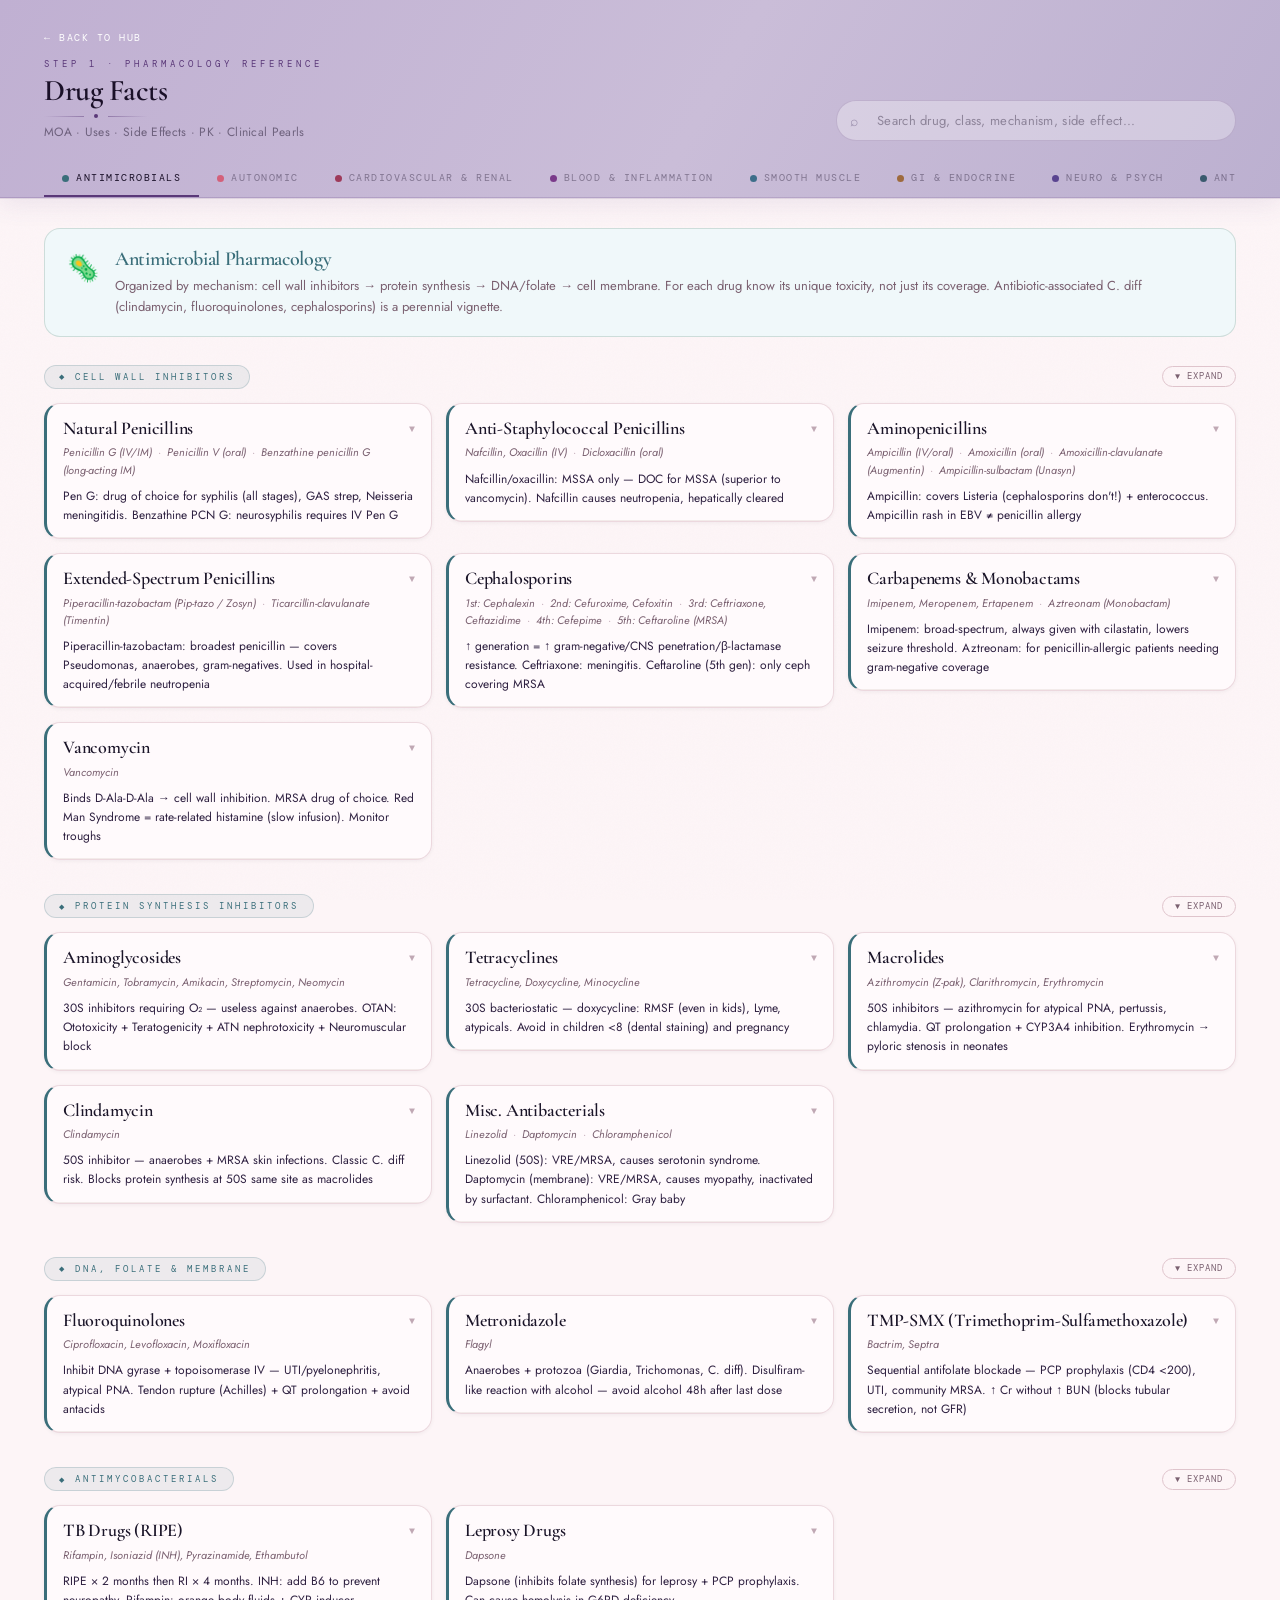
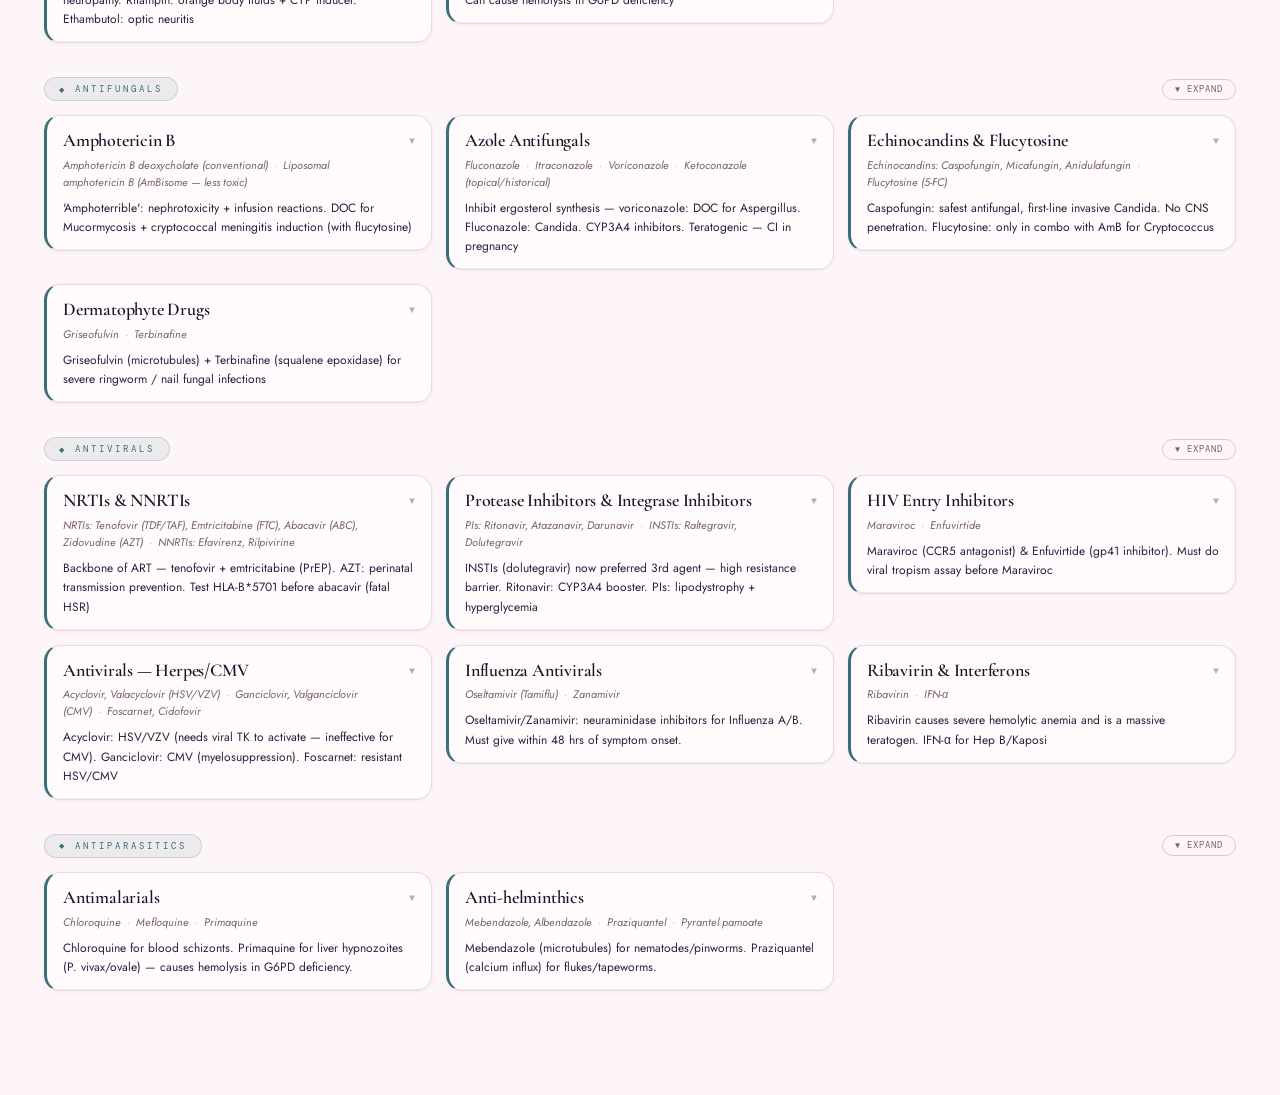
<file: newdrug_facts.html>
<!DOCTYPE html>
<html lang="en">
<head>
<meta charset="UTF-8"/>
<meta name="viewport" content="width=device-width, initial-scale=1.0"/>
<title>Drug Facts — Step 1 Pharmacology Reference</title>
<link href="https://fonts.googleapis.com/css2?family=Cormorant+Garamond:ital,wght@0,300;0,400;0,600;0,700;1,400;1,600&family=DM+Mono:wght@400;500&family=Jost:wght@300;400;500;600&display=swap" rel="stylesheet"/>
<style>
*, *::before, *::after { box-sizing: border-box; margin: 0; padding: 0; }
:root {
  /* Cherry blossom / Fuji palette */
  --bg: #fdf5f7;
  --bg2: #f7eaee;
  --surface: #fffafc;
  --surface2: #fdf0f4;
  --border: #ecd8de;
  --border2: #dfc4cc;
  --ink: #1a1428;
  --ink2: #2e2040;
  --muted: #7a6070;
  --dim: #c0a8b4;

  /* Sakura accent */
  --gold: #d4607a;
  --gold-light: rgba(212,96,122,0.12);

  --auto: #d4607a;
  --auto-bg: #fdf0f4;
  --auto-light: rgba(212,96,122,0.09);

  --cv: #9e3a5a;
  --cv-bg: #fdf0f5;
  --cv-light: rgba(158,58,90,0.08);

  --blood: #7a3a8a;
  --blood-bg: #f8f0fd;
  --blood-light: rgba(122,58,138,0.08);

  --neuro: #5a4490;
  --neuro-bg: #f4f0fd;
  --neuro-light: rgba(90,68,144,0.08);

  --micro: #3a6e7a;
  --micro-bg: #f0f8fa;
  --micro-light: rgba(58,110,122,0.08);

  --gi: #9e6a3d;
  --gi-bg: #fdf5ee;
  --gi-light: rgba(158,106,61,0.08);

  --pulm: #3d6e8a;
  --pulm-bg: #f0f5fa;
  --pulm-light: rgba(61,110,138,0.08);

  --onco: #3a5a6e;
  --onco-bg: #f0f4f8;
  --onco-light: rgba(58,90,110,0.08);
}

body {
  background: var(--bg);
  color: var(--ink);
  font-family: 'Jost', sans-serif;
  min-height: 100vh;
}

/* Subtle paper texture overlay */
body::before {
  content: '';
  position: fixed;
  inset: 0;
  background-image: url("data:image/svg+xml,%3Csvg xmlns='http://www.w3.org/2000/svg' width='300' height='300'%3E%3Cfilter id='n'%3E%3CfeTurbulence type='fractalNoise' baseFrequency='0.75' numOctaves='4' stitchTiles='stitch'/%3E%3C/filter%3E%3Crect width='300' height='300' filter='url(%23n)' opacity='0.025'/%3E%3C/svg%3E");
  pointer-events: none;
  z-index: 0;
}

::-webkit-scrollbar { width: 4px; }
::-webkit-scrollbar-track { background: var(--bg2); }
::-webkit-scrollbar-thumb { background: var(--border2); border-radius: 2px; }

/* ── HEADER ── */
.header {
  background: #c4b4d6;
  background-image: linear-gradient(120deg, #c0b0d2 0%, #cabdd8 55%, #bcb0d0 100%);
  border-bottom: 1px solid rgba(90,56,120,0.18);
  padding: 24px 44px 0;
  position: sticky; top: 0; z-index: 200;
  box-shadow: 0 1px 0 rgba(90,56,120,0.12), 0 6px 24px rgba(90,68,140,0.1);
}
.header-inner { max-width: 1340px; margin: 0 auto; }
.header-top { display: flex; align-items: flex-end; justify-content: space-between; gap: 24px; margin-bottom: 20px; flex-wrap: wrap; }

.brand-super {
  font-family: 'DM Mono', monospace;
  font-size: 9px; letter-spacing: 4px;
  color: #5a3878; text-transform: uppercase; margin-bottom: 6px;
}
.brand-title {
  font-family: 'Cormorant Garamond', serif;
  font-size: 30px; font-weight: 600;
  color: #1a1028; line-height: 1;
  letter-spacing: -0.5px;
}
.brand-sub { font-size: 12px; color: rgba(26,16,40,0.5); margin-top: 5px; letter-spacing: 0.3px; }

/* Decorative flourish */
.brand-flourish {
  display: flex; align-items: center; gap: 10px; margin-top: 8px;
}
.flourish-line {
  height: 1px; width: 40px;
  background: linear-gradient(90deg, transparent, rgba(90,56,120,0.45));
}
.flourish-line.right {
  background: linear-gradient(90deg, rgba(90,56,120,0.45), transparent);
}
.flourish-dot {
  width: 4px; height: 4px; border-radius: 50%;
  background: #5a3878;
}

.search-wrap { flex: 1; max-width: 400px; position: relative; }
.search-input {
  width: 100%; padding: 10px 16px 10px 40px;
  background: rgba(255,255,255,0.3);
  border: 1px solid rgba(90,56,120,0.2);
  border-radius: 20px;
  color: #1a1028; font-family: 'Jost', sans-serif; font-size: 13px;
  outline: none; transition: border-color 0.2s, background 0.2s;
  letter-spacing: 0.3px;
}
.search-input::placeholder { color: rgba(26,16,40,0.38); }
.search-input:focus {
  border-color: rgba(90,56,120,0.45);
  background: rgba(255,255,255,0.5);
}
.search-icon { position: absolute; left: 14px; top: 50%; transform: translateY(-50%); color: rgba(40,20,70,0.38); font-size: 14px; pointer-events: none; }

/* ── TABS ── */
.tabs { display: flex; gap: 0; overflow-x: auto; padding-bottom: 0; }
.tabs::-webkit-scrollbar { height: 0; }
.tab-btn {
  padding: 11px 18px; white-space: nowrap;
  background: transparent; border: none; cursor: pointer;
  font-family: 'DM Mono', monospace; font-size: 9.5px; letter-spacing: 1.5px; text-transform: uppercase;
  color: rgba(26,16,40,0.4); border-bottom: 2px solid transparent;
  transition: all 0.18s; display: flex; align-items: center; gap: 7px;
}
.tab-btn:hover { color: rgba(26,16,40,0.72); }
.tab-btn.active { color: #1a1028; border-bottom-color: #5a3878; }
.tab-dot { width: 7px; height: 7px; border-radius: 50%; flex-shrink: 0; }

/* ── CONTENT ── */
.content { max-width: 1340px; margin: 0 auto; padding: 30px 44px 70px; position: relative; z-index: 1; }
.tab-panel { display: none; }
.tab-panel.active { display: block; animation: fadeIn 0.3s ease; }
@keyframes fadeIn { from { opacity: 0; transform: translateY(8px); } to { opacity: 1; transform: translateY(0); } }

/* ── SYSTEM INTRO ── */
.sys-intro {
  border-radius: 16px; padding: 18px 22px; margin-bottom: 28px;
  display: flex; align-items: flex-start; gap: 16px;
  border: 1px solid;
}
.sys-intro-icon { font-size: 26px; flex-shrink: 0; margin-top: 2px; }
.sys-intro-title {
  font-family: 'Cormorant Garamond', serif;
  font-size: 20px; font-weight: 600; margin-bottom: 4px;
  letter-spacing: -0.3px;
}
.sys-intro-text { font-size: 13px; color: var(--muted); line-height: 1.65; }

/* ── CLASS GROUP ── */
.class-group { margin-bottom: 34px; max-width: 1260px; }
.class-group-header {
  display: flex; align-items: center; justify-content: space-between;
  margin-bottom: 14px;
}
.class-label {
  font-family: 'DM Mono', monospace; font-size: 9px; letter-spacing: 3px;
  text-transform: uppercase; padding: 5px 14px; display: inline-flex; align-items: center; gap: 8px;
  border-radius: 20px; margin-bottom: 0;
}
.class-label::before {
  content: '◆';
  font-size: 7px;
}
.group-expand-btn {
  font-family: 'DM Mono', monospace; font-size: 8.5px; letter-spacing: 1px;
  text-transform: uppercase; padding: 4px 12px; border-radius: 14px;
  border: 1px solid var(--border2); background: transparent;
  color: var(--muted); cursor: pointer; white-space: nowrap; flex-shrink: 0;
  transition: background 0.15s, color 0.15s, border-color 0.15s;
}
.group-expand-btn:hover { background: var(--surface2); color: var(--ink2); border-color: var(--dim); }

/* ── DRUG GRID ── */
.drug-grid { display: grid; grid-template-columns: repeat(auto-fill, minmax(360px, 1fr)); gap: 14px; align-items: start; }

/* ── DRUG CARD ── */
.drug-card {
  background: var(--surface);
  border: 1px solid var(--border);
  border-radius: 16px; overflow: hidden;
  border-left: 3px solid;
  cursor: pointer;
  transition: transform 0.18s, box-shadow 0.18s;
  box-shadow: 0 1px 4px rgba(26,20,40,0.05);
}
.drug-card:hover { transform: translateY(-2px); box-shadow: 0 8px 28px rgba(26,20,40,0.1); }
.drug-card.open { box-shadow: 0 8px 32px rgba(26,20,40,0.12); }

.drug-card-header {
  padding: 14px 16px 0;
  display: flex; justify-content: space-between; align-items: flex-start; gap: 10px;
}
.drug-name {
  font-family: 'Cormorant Garamond', serif;
  font-size: 18px; font-weight: 600; line-height: 1.2;
  letter-spacing: -0.2px;
}
.drug-aka {
  font-size: 11px; color: var(--muted); margin-top: 5px;
  line-height: 1.55; font-style: italic;
  font-family: 'Jost', sans-serif;
  word-break: break-word;
}
.drug-tags { display: flex; flex-wrap: wrap; gap: 4px; justify-content: flex-end; }
.tag {
  font-family: 'DM Mono', monospace;
  font-size: 9px; letter-spacing: 0.5px;
  padding: 3px 9px; border-radius: 20px;
  white-space: nowrap;
}
.tag-use {
  background: var(--gold-light);
  color: #9e3a5a;
  border: 1px solid rgba(212,96,122,0.22);
}
.expand-arrow {
  font-size: 10px; color: var(--dim);
  transition: transform 0.2s;
  margin-top: 4px; flex-shrink: 0;
  font-family: 'DM Mono', monospace;
}
.open .expand-arrow { transform: rotate(180deg); }

/* ── EXPANDED BODY ── */
.drug-body { display: none; padding: 12px 16px 16px; } /* Increased bottom padding */
.drug-summary {
  padding: 8px 16px 12px;
  font-size: 12px; color: var(--ink2); line-height: 1.6;
  border-bottom: 1px solid rgba(226,213,204,0.4);
  font-family: 'Jost', sans-serif; font-weight: 400;
}
.open .drug-summary { border-bottom-color: transparent; }
.open .drug-body { display: block; animation: slideDown 0.2s ease; }
@keyframes slideDown { from { opacity:0; transform: translateY(-4px); } to { opacity:1; transform: translateY(0); } }

.info-row {
  display: flex; flex-direction: column; gap: 6px; margin-bottom: 14px;
}
.info-label {
  font-family: 'DM Mono', monospace;
  font-size: 8px; letter-spacing: 2px; text-transform: uppercase;
  padding: 4px 9px; border-radius: 6px;
  white-space: nowrap; align-self: flex-start;
}

/* This applies the uniform left border to ALL text blocks */
.info-text { 
  font-size: 12.5px; color: var(--ink2); line-height: 1.65; 
  padding-left: 12px; margin-left: 4px;
  border-left: 2px solid rgba(226,213,204,0.8); 
}
.info-text strong { color: var(--ink); }

/* Optional: Keeps a faint dashed line between distinct sentences if they wrap */
.info-line {
  padding: 4px 0;
  line-height: 1.6;
  font-size: 12.5px;
  color: var(--ink2);
}
.info-line:not(:last-child) {
  border-bottom: 1px dashed rgba(226,213,204,0.5);
}
.info-line strong { color: var(--ink); }

/* Label Colors */
.info-label.moa { background: #f0f4fd; color: #3a5080; border: 1px solid #c8d4f0; }
.info-label.use { background: #edf7f1; color: #3a7a54; border: 1px solid #c4e8d4; }
.info-label.se { background: #fdeef2; color: #923050; border: 1px solid #f0c4d0; }
.info-label.ci { background: #fdf4ee; color: #8a4820; border: 1px solid #f0d4c0; }
.info-label.pk { background: #f3f0fd; color: #5a4898; border: 1px solid #d4c8f0; }

/* ── PEARL BOX ── */
.pearl-box {
  display: flex; gap: 10px; align-items: flex-start;
  background: linear-gradient(135deg, #fdf0f4, #f9eaf0);
  border: 1px solid rgba(212,96,122,0.28);
  border-radius: 12px; padding: 12px 14px;
  margin-top: 18px; /* Pushes it away from the text above */
  margin-bottom: 4px; /* Gives it breathing room from the bottom of the card */
}
.pearl-star {
  color: var(--gold);
  font-size: 14px; flex-shrink: 0; margin-top: 1px;
}
.pearl-text { font-size: 12.5px; color: var(--ink2); line-height: 1.65; }
.pearl-text strong { color: #9e3a5a; }

/* ── SYSTEM COLORS ── */
.bg-auto { background: var(--auto-bg); }
.bg-cv { background: var(--cv-bg); }
.bg-blood { background: var(--blood-bg); }
.bg-neuro { background: var(--neuro-bg); }
.bg-micro { background: var(--micro-bg); }
.bg-gi { background: var(--gi-bg); }
.bg-pulm { background: var(--pulm-bg); }
.bg-onco { background: var(--onco-bg); }

.c-auto { color: var(--auto); }
.c-cv { color: var(--cv); }
.c-blood { color: var(--blood); }
.c-neuro { color: var(--neuro); }
.c-micro { color: var(--micro); }
.c-gi { color: var(--gi); }
.c-pulm { color: var(--pulm); }
.c-onco { color: var(--onco); }

.b-auto { border-left-color: var(--auto); }
.b-cv { border-left-color: var(--cv); }
.b-blood { border-left-color: var(--blood); }
.b-neuro { border-left-color: var(--neuro); }
.b-micro { border-left-color: var(--micro); }
.b-gi { border-left-color: var(--gi); }
.b-pulm { border-left-color: var(--pulm); }
.b-onco { border-left-color: var(--onco); }

.class-label.bg-auto { background: var(--auto-light); color: var(--auto); border: 1px solid rgba(212,96,122,0.2); }
.class-label.bg-cv { background: var(--cv-light); color: var(--cv); border: 1px solid rgba(158,58,90,0.2); }
.class-label.bg-blood { background: var(--blood-light); color: var(--blood); border: 1px solid rgba(122,58,138,0.2); }
.class-label.bg-neuro { background: var(--neuro-light); color: var(--neuro); border: 1px solid rgba(90,68,144,0.2); }
.class-label.bg-micro { background: var(--micro-light); color: var(--micro); border: 1px solid rgba(58,110,122,0.2); }
.class-label.bg-gi { background: var(--gi-light); color: var(--gi); border: 1px solid rgba(158,106,61,0.2); }
.class-label.bg-pulm { background: var(--pulm-light); color: var(--pulm); border: 1px solid rgba(61,110,138,0.2); }
.class-label.bg-onco { background: var(--onco-light); color: var(--onco); border: 1px solid rgba(58,90,110,0.2); }

/* ── SEARCH RESULTS ── */
#search-results { display: none; }
#search-results.active { display: block; }
.search-count {
  font-family: 'DM Mono', monospace;
  font-size: 10px; letter-spacing: 2px; text-transform: uppercase;
  color: var(--muted); margin-bottom: 16px;
  padding: 8px 14px; background: var(--surface2);
  border-radius: 8px; display: inline-block;
}

/* ── EMPTY STATE ── */
.empty { text-align: center; padding: 70px 20px; color: var(--muted); }
.empty-icon { font-size: 44px; margin-bottom: 12px; opacity: 0.5; }
.empty-text {
  font-family: 'Cormorant Garamond', serif;
  font-size: 20px; font-style: italic;
}

/* ── NEW BADGE ── */
.new-badge {
  font-family: 'DM Mono', monospace;
  font-size: 8px; letter-spacing: 1px;
  background: linear-gradient(135deg, #d4907a, #c47090);
  color: white; padding: 2px 7px; border-radius: 10px;
  text-transform: uppercase; vertical-align: middle;
  margin-left: 6px;
}

@media(max-width: 768px) {
  .header { padding: 20px 18px 0; }
  .content { padding: 18px 18px 60px; }
  .drug-grid { grid-template-columns: 1fr; }
  .header-top { flex-direction: column; gap: 12px; }
  .search-wrap { max-width: 100%; }
}

/* ── TIER BADGE ── */
.tier-badge {
  font-family: 'DM Mono', monospace;
  font-size: 8px; letter-spacing: 1.5px; text-transform: uppercase;
  padding: 2px 7px; border-radius: 8px;
  white-space: nowrap; font-weight: 500;
  display: inline-block; vertical-align: middle;
  line-height: 1.6; flex-shrink: 0;
}
.tier-1 { background: rgba(192,48,80,0.08); color: #c03050; border: 1px solid rgba(192,48,80,0.3); }
.tier-2 { background: rgba(184,88,32,0.08); color: #b85820; border: 1px solid rgba(184,88,32,0.3); }
.tier-3 { background: rgba(138,110,16,0.07); color: #7a5e10; border: 1px solid rgba(138,110,16,0.25); }

/* Full-window improvements */
@media(min-width: 1400px) {
  .brand-title { font-size: 34px; }
  .tabs { flex-wrap: wrap; }
}
.back-link {
  display: inline-block;
  font-family: 'DM Mono', monospace;
  font-size: 10px;
  letter-spacing: 1.5px;
  text-transform: uppercase;
  color: #ffffff;
  text-decoration: none;
  margin-bottom: 14px;
  transition: opacity 0.15s;
}
.back-link:hover {
  opacity: 0.7;
}
</style>
</head>
<body>

<div class="header">
  <div class="header-inner">
    <a href="index.html" class="back-link">← Back to Hub</a>
    <div class="header-top">
      <div>
        <p class="brand-super">Step 1 · Pharmacology Reference</p>
        <h1 class="brand-title">Drug Facts</h1>
        <div class="brand-flourish">
          <div class="flourish-line"></div>
          <div class="flourish-dot"></div>
          <div class="flourish-line right"></div>
        </div>
        <p class="brand-sub">MOA · Uses · Side Effects · PK · Clinical Pearls</p>
      </div>
      <div class="search-wrap">
        <span class="search-icon">⌕</span>
        <input class="search-input" type="text" id="search-input" placeholder="Search drug, class, mechanism, side effect..." oninput="handleSearch(this.value)"/>
      </div>
    </div>
    <div class="tabs" id="tabs">
      <button class="tab-btn active" onclick="switchTab('micro',this)"><span class="tab-dot" style="background:var(--micro)"></span>Antimicrobials</button>
      <button class="tab-btn" onclick="switchTab('autonomic',this)"><span class="tab-dot" style="background:var(--auto)"></span>Autonomic</button>
      <button class="tab-btn" onclick="switchTab('cv',this)"><span class="tab-dot" style="background:var(--cv)"></span>Cardiovascular &amp; Renal</button>
      <button class="tab-btn" onclick="switchTab('blood',this)"><span class="tab-dot" style="background:var(--blood)"></span>Blood &amp; Inflammation</button>
      <button class="tab-btn" onclick="switchTab('pulm',this)"><span class="tab-dot" style="background:var(--pulm)"></span>Smooth Muscle</button>
      <button class="tab-btn" onclick="switchTab('gi',this)"><span class="tab-dot" style="background:var(--gi)"></span>GI &amp; Endocrine</button>
      <button class="tab-btn" onclick="switchTab('neuro',this)"><span class="tab-dot" style="background:var(--neuro)"></span>Neuro &amp; Psych</button>
      <button class="tab-btn" onclick="switchTab('onco',this)"><span class="tab-dot" style="background:var(--onco)"></span>Antineoplastics</button>
    </div>
  </div>
</div>

<div class="content">
  <div id="search-results">
    <div class="search-count" id="search-count"></div>
    <div class="drug-grid" id="search-grid"></div>
    <div class="empty" id="search-empty" style="display:none">
      <div class="empty-icon">◇</div>
      <div class="empty-text">No drugs found matching your search</div>
    </div>
  </div>

  <div id="tab-autonomic" class="tab-panel">
    <div class="sys-intro bg-auto" style="border-color:rgba(181,90,112,0.2)">
      <div class="sys-intro-icon">⚡</div>
      <div>
        <div class="sys-intro-title c-auto">Autonomic Pharmacology</div>
        <div class="sys-intro-text">Parasympathetic (cholinergic) and sympathetic (adrenergic) drug classes. Master receptor subtypes first — M1/M2/M3, α1/α2, β1/β2 — and the drugs fall into place. High-yield for organ-specific side effects and clinical applications.</div>
      </div>
    </div>
    <div id="autonomic-content"></div>
  </div>

  <div id="tab-cv" class="tab-panel">
    <div class="sys-intro bg-cv" style="border-color:rgba(148,48,80,0.2)">
      <div class="sys-intro-icon">♥</div>
      <div>
        <div class="sys-intro-title c-cv">Cardiovascular &amp; Renal Pharmacology</div>
        <div class="sys-intro-text">The most tested drug system on Step 1. Know ACEi/ARBs cold — they appear in HF, HTN, CKD, and post-MI vignettes. Antiarrhythmic classes: think ion channels first, then drugs. Diuretic electrolyte effects are guaranteed questions.</div>
      </div>
    </div>
    <div id="cv-content"></div>
  </div>

  <div id="tab-blood" class="tab-panel">
    <div class="sys-intro bg-blood" style="border-color:rgba(138,58,110,0.2)">
      <div class="sys-intro-icon">🩸</div>
      <div>
        <div class="sys-intro-title c-blood">Blood &amp; Inflammation</div>
        <div class="sys-intro-text">Anticoagulants appear on nearly every Step 1 exam — know reversal agents cold. Heparin-induced thrombocytopenia (HIT) is a classic trap. NSAIDs are the most-prescribed drugs in medicine; their mechanism and GI/renal toxicity are ubiquitous.</div>
      </div>
    </div>
    <div id="blood-content"></div>
  </div>

  <div id="tab-neuro" class="tab-panel">
    <div class="sys-intro bg-neuro" style="border-color:rgba(107,90,158,0.2)">
      <div class="sys-intro-icon">🧠</div>
      <div>
        <div class="sys-intro-title c-neuro">Neuro &amp; Psych</div>
        <div class="sys-intro-text">Psych block is massive on Step 1. Memorize antidepressant side effect profiles — TCA overdose, SSRI serotonin syndrome, and bupropion seizures appear constantly. Antipsychotic EPS and NMS are classic vignettes. Lithium toxicity has a narrow therapeutic window.</div>
      </div>
    </div>
    <div id="neuro-content"></div>
  </div>

  <div id="tab-micro" class="tab-panel active">
    <div class="sys-intro bg-micro" style="border-color:rgba(66,110,90,0.2)">
      <div class="sys-intro-icon">🦠</div>
      <div>
        <div class="sys-intro-title c-micro">Antimicrobial Pharmacology</div>
        <div class="sys-intro-text">Organized by mechanism: cell wall inhibitors → protein synthesis → DNA/folate → cell membrane. For each drug know its unique toxicity, not just its coverage. Antibiotic-associated C. diff (clindamycin, fluoroquinolones, cephalosporins) is a perennial vignette.</div>
      </div>
    </div>
    <div id="micro-content"></div>
  </div>

  <div id="tab-gi" class="tab-panel">
    <div class="sys-intro bg-gi" style="border-color:rgba(160,96,48,0.2)">
      <div class="sys-intro-icon">🔬</div>
      <div>
        <div class="sys-intro-title c-gi">GI, Endocrine &amp; Hormonal Pharmacology</div>
        <div class="sys-intro-text">Diabetes pharmacology is enormous — know every class's MOA, when to use it, and its key side effect. Corticosteroids are the highest-yield drug class for toxicity. Thyroid drugs, PPIs, and bisphosphonates round out this section.</div>
      </div>
    </div>
    <div id="gi-content"></div>
  </div>

  <div id="tab-pulm" class="tab-panel">
    <div class="sys-intro bg-pulm" style="border-color:rgba(58,120,120,0.2)">
      <div class="sys-intro-icon">🫁</div>
      <div>
        <div class="sys-intro-title c-pulm">Smooth Muscle</div>
        <div class="sys-intro-text">Asthma step therapy is heavily tested — know which drugs are for acute relief vs. maintenance. Nitrate tolerance (Monday disease) is a classic Step 1 vignette. Antihistamine receptor subtypes (H1 vs H2) determine organ effects and drug indication.</div>
      </div>
    </div>
    <div id="pulm-content"></div>
  </div>

  <div id="tab-onco" class="tab-panel">
    <div class="sys-intro bg-onco" style="border-color:rgba(58,96,96,0.2)">
      <div class="sys-intro-icon">⚗</div>
      <div>
        <div class="sys-intro-title c-onco">Antineoplastics</div>
        <div class="sys-intro-text">Step 1 tests toxicities more than mechanisms. Key rule: <strong style="color:var(--onco)">every chemo drug has one unique, memorable toxicity</strong> — bleomycin → pulmonary fibrosis, cisplatin → nephrotoxicity/ototoxicity, vincristine → peripheral neuropathy (NOT bone marrow suppression). Learn these cold.</div>
      </div>
    </div>
    <div id="onco-content"></div>
  </div>
</div>

<script>
// ═══════════════════════════════════════════════════════════════
// DRUG DATABASE
// ═══════════════════════════════════════════════════════════════
const DRUGS = {

autonomic: [
  {
    group: "Parasympathetics",
    color: "auto",
    drugs: [
      {
        name: "Cholinomimetics (Direct)",
        summary: "Direct muscarinic agonists — bethanechol for urinary retention/ileus, pilocarpine for glaucoma/Sjögren's dry mouth",
        tier: 1,
        aka: "Bethanechol, Carbachol, Pilocarpine, Methacholine",
        tags: ["Glaucoma", "Ileus", "Xerostomia"],
        moa: "Directly bind and activate <strong>muscarinic (M) receptors</strong> → ↑ parasympathetic tone",
        use: "Bethanechol: postop ileus, urinary retention. Pilocarpine: glaucoma (↑ aqueous outflow), Sjögren syndrome (dry mouth). Methacholine: challenge test for asthma diagnosis",
        se: "<strong>DUMBBELLS</strong>: Diarrhea, Urination, Miosis, Bradycardia, Bronchospasm, Emesis, Lacrimation, Salivation",
        ci: "Asthma (bronchospasm risk), peptic ulcer, bowel obstruction",
        pk: "",
        pearl: "Pilocarpine is the classic <strong>glaucoma drug that constricts the pupil</strong> — it opens the trabecular meshwork. Bethanechol does NOT cross the BBB (quaternary amine)."
      },
      {
        name: "Acetylcholinesterase Inhibitors",
        summary: "↑ ACh by blocking breakdown — neostigmine for MG, donepezil for Alzheimer's, physostigmine reverses anticholinergic toxicity",
        tier: 1,
        aka: "Neostigmine, Physostigmine, Pyridostigmine, Edrophonium, Donepezil, Rivastigmine",
        tags: ["Myasthenia", "Alzheimer's", "Reversal"],
        moa: "Inhibit <strong>AChE</strong> → ↑ ACh at both muscarinic and nicotinic synapses",
        use: "Neostigmine/pyridostigmine: myasthenia gravis. Edrophonium: diagnosis of MG (Tensilon test). Donepezil/rivastigmine: Alzheimer's dementia. Physostigmine: atropine/anticholinergic overdose (crosses BBB)",
        se: "Cholinergic excess (DUMBBELLS), bradycardia, lacrimation, urination, GI cramping",
        ci: "Bowel/bladder obstruction, severe bradycardia",
        pk: "Edrophonium: ultra-short acting (2 min). Neostigmine/pyridostigmine: don't cross BBB. Physostigmine: crosses BBB (tertiary amine)",
        pearl: "<strong>Organophosphate poisoning</strong> = irreversible AChE inhibition. Treat with <strong>atropine</strong> (blocks muscarinic effects) + <strong>pralidoxime</strong> (regenerates AChE if given early, before 'aging')."
      },
      {
        name: "Muscarinic Antagonists (Anticholinergics)",
        summary: "Can't see/spit/pee/poop — atropine for bradycardia, ipratropium for COPD, benztropine for drug-induced Parkinsonism",
        tier: 1,
        aka: "Atropine, Scopolamine, Ipratropium, Tiotropium, Oxybutynin, Benztropine, Glycopyrrolate",
        tags: ["Asthma/COPD", "Motion Sickness", "Parkinson's"],
        moa: "Competitively block <strong>muscarinic receptors</strong> → ↓ parasympathetic tone",
        use: "Atropine: bradycardia, organophosphate poisoning, pre-op to dry secretions. Scopolamine: motion sickness. Ipratropium/tiotropium: COPD. Oxybutynin: overactive bladder. Benztropine: drug-induced Parkinsonism",
        se: "<strong>Can't see, spit, pee, or poop. Hot as a hare, dry as a bone, red as a beet, mad as a hatter</strong>: mydriasis, dry mouth, urinary retention, constipation, hyperthermia, anhidrosis, flushing, delirium",
        ci: "Narrow-angle glaucoma (↑ IOP), BPH, tachycardia",
        pk: "Ipratropium/tiotropium: inhaled — minimal systemic effects (quaternary)",
        pearl: "<strong>Classic toxicity trap:</strong> elderly patient with confusion, dilated pupils, urinary retention, dry flushed skin = anticholinergic toxicity. <strong>Reverse with physostigmine</strong> (crosses BBB, unlike neostigmine)."
      },
    ]
  },
  {
    group: "Sympathetics",
    color: "auto",
    drugs: [
      {
        name: "Epinephrine & Norepinephrine",
        summary: "Epi: first-line anaphylaxis (IM lateral thigh) + cardiac arrest. NE: first-line vasopressor in septic shock",
        tier: 1,
        aka: "Epinephrine (Adrenaline) · Norepinephrine (Levophed)",
        tags: ["Anaphylaxis", "Septic Shock", "Cardiac Arrest"],
        moa: "<strong>Epinephrine:</strong> α1/α2 + β1/β2 agonist — full adrenergic activation. <strong>Norepinephrine:</strong> α1/α2 + β1 agonist — primarily vasoconstrictive (minimal β2)",
        use: "Epinephrine: anaphylaxis (IM first-line), cardiac arrest (IV/IO), croup (nebulized racemic), co-administered with local anesthetics (↑ duration). NE: first-line vasopressor in septic shock",
        se: "Hypertension, tachycardia, arrhythmias, tissue necrosis (extravasation — use central line for NE). Epinephrine: hyperglycemia (β2 → glycogenolysis)",
        ci: "Avoid in cocaine/amphetamine toxicity (synergistic HTN). NE: hypovolemia before adequate resuscitation",
        pk: "Epinephrine IM lateral thigh: fastest absorption for anaphylaxis. NE: IV only, short t½, central venous access preferred",
        pearl: "<strong>Epinephrine in anaphylaxis:</strong> α1 → vasoconstriction (↑BP, ↓laryngeal edema); β1 → ↑HR/contractility; β2 → bronchodilation + ↓ mediator release. IM lateral thigh > IM deltoid > subcutaneous. Never delay — give immediately."
      },
      {
        name: "Dopamine & Dobutamine",
        summary: "Dopamine: dose-dependent (renal→cardiac→vasoconstriction). Dobutamine: ↑ contractility in cardiogenic shock, used in stress echo",
        tier: 1,
        aka: "Dopamine (Intropin) · Dobutamine (Dobutrex)",
        tags: ["Cardiogenic Shock", "Heart Failure", "Vasopressors"],
        moa: "<strong>Dopamine:</strong> dose-dependent — low (1–3 µg/kg/min): D1 → renal vasodilation; mid (3–10): β1 → ↑ contractility; high (>10): α1 → vasoconstriction. <strong>Dobutamine:</strong> β1 > β2 → ↑ contractility + mild vasodilation",
        use: "Dopamine: bradycardia with hypotension, cardiogenic shock. Dobutamine: cardiogenic shock/acute decompensated HF (↑ CO without ↑ afterload), stress echocardiography",
        se: "Dopamine: tachyarrhythmias, ischemia at high doses. Dobutamine: tachycardia, hypotension (β2 vasodilation), can precipitate ischemia in CAD",
        ci: "Dobutamine: HOCM (↑ outflow obstruction), uncorrected hypovolemia",
        pk: "Both IV infusion only. Dobutamine preferred over dopamine in cardiogenic shock (less arrhythmogenic, more predictable β1 effect)",
        pearl: "<strong>Dobutamine stress echo:</strong> Used in patients who can't exercise — ↑ HR + contractility unmasks ischemia (regional wall motion abnormalities). Does NOT reliably increase BP — if BP support also needed, add NE."
      },
      {
        name: "Phenylephrine & Isoproterenol",
        summary: "Phenylephrine (pure α1) → ↑ BP + reflex bradycardia. Isoproterenol (pure β) → ↑ HR, used as bridge in severe bradycardia",
        tier: 1,
        aka: "Phenylephrine (pure α1) · Isoproterenol (pure β1/β2) · Albuterol (β2-selective)",
        tags: ["Vasopressor", "Bradycardia", "Asthma"],
        moa: "<strong>Phenylephrine:</strong> pure α1 → vasoconstriction only (no β → no tachycardia). <strong>Isoproterenol:</strong> pure β1/β2 → ↑ HR + bronchodilation. <strong>Albuterol:</strong> β2-selective → bronchial smooth muscle relaxation",
        use: "Phenylephrine: hypotension without tachycardia (e.g., spinal anesthesia), nasal decongestant. Isoproterenol: severe bradycardia/AV block (bridge to pacing), torsades de pointes. Albuterol: acute asthma rescue, hyperkalemia (shifts K+ into cells)",
        se: "Phenylephrine: reflex bradycardia (baroreceptor response to ↑ BP). Isoproterenol: severe tachycardia, arrhythmias. Albuterol: tremor, tachycardia, hypokalemia",
        ci: "Isoproterenol: ischemic heart disease (↑ O2 demand). Phenylephrine: severe hypertension",
        pk: "Albuterol inhaled — onset 5 min. Phenylephrine: also available topical/nasal spray",
        pearl: "<strong>Phenylephrine causes reflex bradycardia</strong> — pure α1 raises BP → baroreceptors sense ↑ MAP → vagal response → HR drops. This makes it useful when you want BP support without worsening tachycardia, e.g., SVT with hypotension."
      },
      {
        name: "Beta Blockers (β-blockers)",
        summary: "First-line for HF, post-MI, HTN, rate control in AF — metoprolol β1-selective; avoid in asthma and cocaine chest pain",
        tier: 1,
        aka: "Metoprolol, Atenolol (β1-selective) · Propranolol, Carvedilol, Labetalol (non-selective)",
        tags: ["HTN", "HF", "Post-MI", "Arrhythmia"],
        moa: "Competitively block <strong>β-adrenergic receptors</strong> → ↓ HR, ↓ contractility, ↓ renin, ↓ AV conduction",
        use: "HTN, angina, HF (carvedilol/metoprolol/bisoprolol — evidence-based), post-MI, rate control (SVT/AF), hyperthyroidism, essential tremor, migraine prophylaxis, performance anxiety. Propranolol: pheochromocytoma (only after α-blockade)",
        se: "Bradycardia, AV block, fatigue, <strong>masks hypoglycemia</strong>, bronchospasm (non-selective), cold extremities, sexual dysfunction, ↑ triglycerides",
        ci: "Asthma/COPD (non-selective), decompensated HF, bradycardia, AV block. <strong>Never use alone in pheo</strong> (unopposed α → hypertensive crisis)",
        pk: "β1-selective (Atenolol, Metoprolol, Esmolol): safer in asthmatics. Carvedilol/labetalol: α+β blockade. Esmolol: ultra-short IV",
        pearl: "<strong>Pheochromocytoma trap:</strong> never give β-blocker without α-blocker first — blocking β2 (vasodilation) with intact α1 causes severe paradoxical hypertension. Always give <strong>phenoxybenzamine first</strong>."
      },
      {
        name: "Alpha Blockers (α-blockers)",
        summary: "Prazosin/tamsulosin: HTN + BPH. Phentolamine: pheochromocytoma. Key SE: first-dose orthostatic hypotension",
        tier: 2,
        aka: "Prazosin, Doxazosin, Terazosin (α1) · Phenoxybenzamine (irreversible α1/α2) · Phentolamine (competitive α1/α2)",
        tags: ["HTN", "BPH", "Pheochromocytoma"],
        moa: "<strong>α1 blockade</strong> → vasodilation (↓ SVR). Prazosin/doxazosin: competitive. Phenoxybenzamine: irreversible (surgical prep for pheo)",
        use: "Prazosin: HTN, PTSD nightmares. Doxazosin/terazosin: BPH. Phenoxybenzamine: pheochromocytoma preoperative (given 1–2 weeks before surgery)",
        se: "<strong>First-dose orthostatic hypotension</strong> (tell patient to take first dose at bedtime), reflex tachycardia, nasal congestion, inhibition of ejaculation",
        ci: "",
        pk: "",
        pearl: "<strong>BPH pharmacology:</strong> α1-blockers (prazosin) relax smooth muscle for immediate symptom relief. 5α-reductase inhibitors (finasteride) shrink the gland but take months. For acute relief → α-blocker first."
      },
    ]
  },
],

cv: [
  {
    group: "Heart Failure & Renin-Angiotensin",
    color: "cv",
    drugs: [
      {
        name: "ACE Inhibitors",
        summary: "First-line HF/post-MI/CKD/HTN — block angiotensin II, reduce proteinuria. CI: pregnancy (fetotoxic), bilateral RAS, hyperkalemia",
        tier: 1,
        aka: "Lisinopril, Enalapril, Captopril, Ramipril (-pril suffix)",
        tags: ["HTN", "HF", "DM Nephropathy", "Post-MI"],
        moa: "Inhibit <strong>ACE</strong> → ↓ angiotensin II → vasodilation + ↓ aldosterone → ↓ Na/water retention. Also ↑ bradykinin (→ cough/angioedema)",
        use: "HTN, HF (↓ afterload/preload), post-MI (↓ remodeling), <strong>diabetic nephropathy</strong> (↓ efferent arteriole tone → ↓ glomerular pressure → ↓ proteinuria), CKD with proteinuria",
        se: "<strong>CAPTOPRIL</strong>: Cough (most common, bradykinin-mediated), Angioedema (rare but life-threatening), Proteinuria, Taste changes, hYperkalemia, hypOtension (first-dose), Pregnancy contraindicated, Renal failure (bilateral RAS), Increased creatinine",
        ci: "<strong>Pregnancy (teratogenic — renal agenesis)</strong>, bilateral renal artery stenosis, hyperkalemia, angioedema history",
        pk: "Captopril: shortest acting. Enalapril: prodrug (enalaprilat is active)",
        pearl: "<strong>Dry cough</strong> (bradykinin accumulation) occurs in 10–15% — switch to ARB if intolerable. <strong>Key distinction:</strong> ARBs do NOT cause cough or angioedema because they don't raise bradykinin."
      },
      {
        name: "ARBs (Angiotensin Receptor Blockers)",
        summary: "Same indications as ACEi but no bradykinin → no cough. Preferred when ACEi causes cough. CI: pregnancy",
        tier: 1,
        aka: "Losartan, Valsartan, Irbesartan (-sartan suffix)",
        tags: ["HTN", "HF", "DM Nephropathy"],
        moa: "Block <strong>AT1 receptors</strong> directly → same end effects as ACEi but WITHOUT ↑ bradykinin",
        use: "Same as ACEi. First-line when ACEi causes cough or angioedema. Losartan also lowers uric acid (useful in gout + HTN)",
        se: "Hyperkalemia, hypotension, renal failure. <strong>No cough.</strong> Rare angioedema (still possible via bradykinin-independent pathway)",
        ci: "Pregnancy, bilateral renal artery stenosis, hyperkalemia",
        pk: "",
        pearl: "<strong>ACEi vs ARB on Step 1:</strong> both are first-line for DM nephropathy and HF. ACEi → cough (bradykinin ↑). ARB → no cough. Both are <strong>absolutely contraindicated in pregnancy</strong> (fetal renal toxicity)."
      },
    ]
  },
  {
    group: "Diuretics",
    color: "cv",
    drugs: [
      {
        name: "Loop Diuretics",
        summary: "Furosemide: block Na/K/2Cl in TAL → most potent diuretic. Cause hypokalemia + metabolic alkalosis. Work even in renal failure",
        tier: 1,
        aka: "Furosemide, Bumetanide, Torsemide, Ethacrynic acid",
        tags: ["HF", "Edema", "Hypercalcemia"],
        moa: "Inhibit <strong>Na-K-2Cl cotransporter (NKCC2)</strong> in thick ascending loop of Henle → ↓ Na/K/Cl reabsorption → massive diuresis",
        use: "Acute pulmonary edema, HF, cirrhotic ascites, nephrotic syndrome, hypercalcemia, hypertensive emergency",
        se: "<strong>Oh DANG:</strong> Ototoxicity (dose-dependent, especially with aminoglycosides), Dehydration, hyperuricemia/gout, hyperglycemia, <strong>hypokalemia</strong>, metabolic alkalosis, hypomagnesemia, hyponatremia. Sulfa allergy risk (except ethacrynic acid)",
        ci: "Anuria, sulfa allergy (use ethacrynic acid instead), hypovolemia",
        pk: "Ethacrynic acid: non-sulfa — safe in sulfa allergy. Furosemide: best IV for acute situations",
        pearl: "<strong>Loop diuretics = Lose calcium.</strong> Thiazides = retain calcium. This is why loops treat hypercalcemia and thiazides treat hypocalciuria (kidney stones from Ca2+ wasting). Memorize this distinction — it's tested constantly."
      },
      {
        name: "Thiazide Diuretics",
        summary: "HCTZ: only diuretic that ↑ Ca²⁺ — used for kidney stones and nephrogenic DI. Causes HyperGLUCaemia electrolyte effects",
        tier: 1,
        aka: "Hydrochlorothiazide (HCTZ), Chlorthalidone, Metolazone",
        tags: ["HTN", "Nephrolithiasis", "DI"],
        moa: "Inhibit <strong>NaCl cotransporter (NCC)</strong> in early DCT → ↓ Na/Cl reabsorption",
        use: "HTN (first-line), HF, nephrogenic diabetes insipidus (paradoxically ↓ urine), calcium nephrolithiasis (↓ urinary Ca2+ → prevents stones)",
        se: "<strong>HyperGLUCaemia:</strong> Hyperglycemia, hyperLipidemia, hyperUricemia (gout), hyperCalcemia, <strong>hypokalemia</strong>, hyponatremia, metabolic alkalosis",
        ci: "Gout, sulfa allergy, hypokalemia",
        pk: "Metolazone: works even in low GFR — useful in refractory HF when combined with furosemide",
        pearl: "<strong>Thiazides are the only diuretic that INCREASES calcium.</strong> Use for: hypercalciuria/kidney stones. Conversely, loops are used for hypercalcemia. Also: thiazides paradoxically treat nephrogenic DI by reducing ECF volume → ↑ proximal tubule reabsorption."
      },
      {
        name: "K+-Sparing Diuretics",
        summary: "Spironolactone (aldosterone antagonist) for HF/ascites/hyperaldosteronism. Triamterene/amiloride block ENaC — all cause hyperkalemia",
        tier: 2,
        aka: "Spironolactone, Eplerenone (aldosterone antagonists) · Triamterene, Amiloride (ENaC blockers)",
        tags: ["HF", "Hyperaldosteronism", "Liver Cirrhosis"],
        moa: "Spironolactone: <strong>aldosterone receptor antagonist</strong> in collecting duct → blocks Na reabsorption and K+ secretion. Triamterene/amiloride: directly block ENaC",
        use: "Spironolactone: HF (↓ mortality), hyperaldosteronism (Conn syndrome), cirrhotic ascites, hirsutism/PCOS. Amiloride: Liddle syndrome (gain-of-function ENaC)",
        se: "<strong>Hyperkalemia</strong> (dangerous — avoid with ACEi/ARBs). Spironolactone: <strong>gynecomastia</strong>, menstrual irregularities (anti-androgen effect). Eplerenone: fewer anti-androgen SEs",
        ci: "Renal failure, hyperkalemia, concurrent ACEi + K+-sparing = dangerous hyperkalemia",
        pk: "Spironolactone: anti-androgenic (competes at androgen receptor). Eplerenone: more selective, less anti-androgen",
        pearl: "<strong>Spironolactone in HF:</strong> RALES trial showed it reduces mortality in severe HF. Remember it causes gynecomastia — if that's intolerable, switch to eplerenone. Also the treatment of choice for <strong>primary hyperaldosteronism (Conn syndrome)</strong>."
      },
      {
        name: "Carbonic Anhydrase Inhibitors",
        summary: "Acetazolamide: metabolic acidosis, altitude sickness, glaucoma, idiopathic intracranial hypertension — causes hypokalemia + acidosis",
        tier: 2,
        aka: "Acetazolamide",
        tags: ["Glaucoma", "Altitude Sickness", "Metabolic Alkalosis"],
        moa: "Inhibit <strong>carbonic anhydrase</strong> in PCT → ↓ H+ secretion → ↓ HCO3- reabsorption → metabolic acidosis + alkaline urine",
        use: "Glaucoma (↓ aqueous humor), altitude sickness prevention, metabolic alkalosis, pseudotumor cerebri, some epilepsies",
        se: "<strong>Hyperchloremic metabolic acidosis</strong>, hypokalemia, sulfa allergy, paresthesias (tingling extremities), renal stones (alkaline urine → Ca phosphate stones)",
        ci: "Sulfa allergy, hepatic cirrhosis (↓ NH3 excretion → encephalopathy)",
        pk: "",
        pearl: "<strong>Classic board question:</strong> Climber going to high altitude → prescribe acetazolamide prophylactically. MOA: metabolic acidosis compensatorily increases breathing (↑ ventilation), which helps acclimatize. Also remember: it causes <strong>paresthesias</strong> — a giveaway SE."
      },
    ]
  },
  {
    group: "Anti-Hypertensives",
    color: "cv",
    drugs: [
      {
        name: "Calcium Channel Blockers (CCBs)",
        summary: "Dihydropyridines (amlodipine): HTN/angina. Non-DHP (verapamil/diltiazem): rate control in AF. Verapamil most constipating",
        tier: 1,
        aka: "Dihydropyridines: Amlodipine, Nifedipine, Nicardipine · Non-DHP: Verapamil, Diltiazem",
        tags: ["HTN", "Angina", "Arrhythmia"],
        moa: "Block <strong>L-type voltage-gated Ca2+ channels</strong>. Dihydropyridines: vascular smooth muscle → vasodilation. Non-DHP: also cardiac (↓ HR, ↓ AV conduction)",
        use: "DHP: HTN, angina (vasospastic/Prinzmetal), Raynaud's. Non-DHP: rate control in AF/AFl, SVT, angina. Nimodipine: subarachnoid hemorrhage (prevents vasospasm)",
        se: "DHP: peripheral edema, reflex tachycardia, flushing, headache, gingival hyperplasia. Non-DHP: <strong>bradycardia, AV block, constipation</strong>, negative inotropy",
        ci: "Non-DHP: AV block, cardiogenic shock, pre-excitation syndromes (WPW). Don't combine non-DHP with β-blocker (↑ bradycardia/AV block risk)",
        pk: "Verapamil and diltiazem act on heart AND vessels. Amlodipine: long-acting, good for chronic HTN",
        pearl: "<strong>The key distinction:</strong> Nifedipine (DHP) → mainly vessels → reflex tachycardia. Verapamil (non-DHP) → mainly heart → bradycardia, constipation. Verapamil + β-blocker = <strong>complete heart block risk</strong>."
      },
      {
        name: "Hydralazine & Direct Vasodilators",
        summary: "Hydralazine: direct arterial vasodilator for HTN in pregnancy and HF (with nitrates). Causes drug-induced lupus",
        tier: 2,
        aka: "Hydralazine · Minoxidil · Nitroprusside (sodium nitroprusside)",
        tags: ["HTN Emergency", "HF", "Pregnancy HTN"],
        moa: "Hydralazine: directly relaxes <strong>arteriolar smooth muscle</strong> (↑ cGMP). Minoxidil: opens K-ATP channels → hyperpolarization → ↓ Ca entry → vasodilation. Nitroprusside: releases NO → ↑ cGMP → arterial AND venous dilation",
        use: "Hydralazine: HTN in pregnancy (safe; DOC for eclampsia), HF in African Americans (+ nitrate, BiDil). Minoxidil: severe refractory HTN, topical for alopecia. Nitroprusside: hypertensive emergency (IV), acute HF",
        se: "Hydralazine: <strong>drug-induced lupus</strong> (anti-histone Ab), reflex tachycardia, fluid retention, headache. Minoxidil: <strong>hypertrichosis</strong> (body hair growth), fluid retention, pericardial effusion. Nitroprusside: <strong>cyanide toxicity</strong> (especially with renal failure/prolonged use) — metabolized to cyanide; treat with sodium thiosulfate + hydroxocobalamin",
        ci: "Hydralazine: severe tachycardia, CAD (reflex tachycardia ↑ O2 demand). Nitroprusside: renal failure (cyanide accumulation)",
        pk: "Nitroprusside: must be light-protected (photodegrades). Immediate onset/offset — ideal for hypertensive emergency with minute-to-minute titration",
        pearl: "<strong>Drug-induced lupus (DIL) drugs — 'HIPMC':</strong> Hydralazine, INH, Procainamide, Minocycline, Chlorpromazine. DIL features: ANA positive, <strong>anti-histone antibodies</strong> (not anti-dsDNA), no renal/CNS involvement, resolves on stopping drug."
      },
    ]
  },
  {
    group: "Antiarrhythmics",
    color: "cv",
    drugs: [
      {
        name: "Adenosine",
        summary: "Drug of choice for terminating SVT — transient AV block. Very short t½ (10 sec). Blocked by theophylline, potentiated by dipyridamole",
        tier: 1,
        aka: "Adenocard",
        tags: ["SVT", "Diagnosis", "ACLS"],
        moa: "Activates <strong>A1 adenosine receptors</strong> on AV nodal cells → ↑ K+ conductance (hyperpolarize) + ↓ cAMP → profound, transient AV node block → terminates reentrant SVT",
        use: "First-line for <strong>acute SVT termination</strong> (AVNRT, AVRT). Also used diagnostically to unmask atrial flutter or identify accessory pathways. Adenosine is NOT effective for A-fib or V-tach",
        se: "<strong>Transient chest pain/flushing</strong>, dyspnea, sense of impending doom (very brief — 10 sec). Bronchospasm (avoid in asthma). Bradycardia/AV block (desired, transient)",
        ci: "Asthma/COPD (bronchospasm), 2nd/3rd degree AV block, Wolff-Parkinson-White with pre-excitation (may accelerate conduction in accessory pathway)",
        pk: "<strong>Half-life ~10 seconds</strong> — extremely short (inactivated by red blood cells and vascular endothelium). Must be given as rapid IV push followed immediately by normal saline flush. Use central or antecubital vein",
        pearl: "<strong>Adenosine pearls:</strong> (1) Methylxanthines (theophylline, caffeine) block adenosine receptors → ↓ efficacy → may need higher dose. (2) Dipyridamole inhibits adenosine uptake → ↑ adenosine effects → use lower dose. (3) If adenosine breaks SVT but it recurs, use verapamil for longer-lasting AV block."
      },
      {
        name: "Class IA Antiarrhythmics",
        summary: "Quinidine/procainamide/disopyramide: block Na+ + K+ channels → ↑ QRS + QT. Quinidine: torsades + cinchonism (tinnitus)",
        tier: 2,
        aka: "Quinidine, Procainamide, Disopyramide",
        tags: ["AF", "VT", "WPW"],
        moa: "Block <strong>Na+ channels (intermediate kinetics)</strong> + K+ channels → ↑ AP duration, ↑ ERP, ↑ QT interval",
        use: "AF, AFl, WPW (accessory pathway), ventricular tachycardia",
        se: "<strong>Quinidine:</strong> cinchonism (tinnitus, headache, visual changes), thrombocytopenia, torsades de pointes (QT prolongation). <strong>Procainamide:</strong> drug-induced lupus (anti-histone antibodies). <strong>Disopyramide:</strong> strong anticholinergic effects",
        ci: "QT prolongation, torsades history",
        pk: "",
        pearl: "<strong>Procainamide → Drug-Induced Lupus (DIL).</strong> Think: PRocainamide = PRo-lupus. ANA positive, anti-histone antibodies. Lupus symptoms resolve with drug cessation. Other DIL drugs: Hydralazine, INH, Minocycline, Chlorpromazine — 'HIPMC'."
      },
      {
        name: "Class IB Antiarrhythmics",
        summary: "Lidocaine/mexiletine: block Na+ channels in ischemic tissue only — post-MI ventricular arrhythmias. ↓ QT interval",
        tier: 2,
        aka: "Lidocaine, Mexiletine, Phenytoin",
        tags: ["Post-MI VT", "Ventricular Arrhythmia"],
        moa: "Block <strong>Na+ channels (fast on/off)</strong> — preferentially bind depolarized/ischemic tissue. ↓ AP duration. Minimal effect on normal tissue",
        use: "Acute ventricular arrhythmias (especially post-MI). Mexiletine: oral lidocaine equivalent for chronic VT",
        se: "Lidocaine: CNS toxicity (tinnitus, seizures, sedation at toxic doses), cardiovascular depression",
        ci: "",
        pk: "Lidocaine: IV only (extensive first-pass). Mexiletine: oral",
        pearl: "<strong>IB drugs love ischemic tissue.</strong> Lidocaine has fast off-rate — it dissociates rapidly from normal resting channels but stays bound to rapidly firing ischemic channels (use-dependent block). <strong>Overdose:</strong> '1-5-1' — cardiac depression, then CNS signs, then grand mal seizure."
      },
      {
        name: "Class IC Antiarrhythmics",
        summary: "Flecainide/propafenone: most potent Na+ blockers — atrial arrhythmias only. CI in structural heart disease (↑ mortality — CAST trial)",
        tier: 2,
        aka: "Flecainide, Propafenone",
        tags: ["AF", "SVT"],
        moa: "Block <strong>Na+ channels (slow kinetics)</strong> → markedly ↑ PR and QRS duration. Potent Na+ channel blockade",
        use: "SVT, AF/AFl in structurally normal hearts",
        se: "<strong>Proarrhythmic</strong> — can convert AF into AFL with 1:1 conduction. Post-MI arrhythmia risk (CAST trial: ↑ mortality in post-MI patients)",
        ci: "<strong>Structural heart disease, post-MI</strong> — absolutely contraindicated (CAST trial proved this)",
        pk: "",
        pearl: "<strong>CAST trial (1989):</strong> Flecainide and encainide suppressed PVCs post-MI but INCREASED mortality. Classic lesson: treating arrhythmias doesn't always improve outcomes. If exam mentions IC + structural heart disease = wrong choice."
      },
      {
        name: "Class III Antiarrhythmics",
        summary: "Amiodarone: broadest antiarrhythmic (all classes) but pulmonary/thyroid/hepatic toxicity. Sotalol/ibutilide also prolong QT",
        tier: 1,
        aka: "Amiodarone, Sotalol, Ibutilide, Dofetilide",
        tags: ["AF", "VT", "VF"],
        moa: "Block <strong>K+ channels</strong> → ↑ AP duration, ↑ ERP, ↑ QT interval. Amiodarone also blocks Na+, Ca2+, β-receptors (class I/II/III/IV properties)",
        use: "Amiodarone: AF, VT, VF, WPW — drug of choice in cardiac arrest. Sotalol: also has β-blocker activity",
        se: "<strong>Amiodarone toxicity (PALE):</strong> Pulmonary fibrosis (#1 cause of death), liver toxicity, thyroid dysfunction (↑ or ↓ — contains iodine), corneal microdeposits, blue-gray skin discoloration, neuropathy, photosensitivity. Half-life: <strong>40–55 days</strong>",
        ci: "QT prolongation (torsades risk), thyroid disease (relative)",
        pk: "Amiodarone: extremely lipophilic, massive Vd, t½ ~40–55 days — levels persist months after stopping",
        pearl: "<strong>Amiodarone has EVERYTHING:</strong> it's class I, II, III, AND IV. Contains 37% iodine by weight → thyroid effects. Pulmonary toxicity on CXR = bilateral infiltrates. Must monitor <strong>LFTs, TFTs, PFTs, eye exam</strong> regularly."
      },
      {
        name: "Digoxin",
        summary: "↑ vagal tone (rate control in AF) + ↑ contractility — narrow therapeutic window, toxicity precipitated by hypokalemia",
        tier: 1,
        aka: "Digoxin (Digitalis)",
        tags: ["HF", "AF Rate Control"],
        moa: "Inhibits <strong>Na/K-ATPase</strong> → ↑ intracellular Na+ → ↑ Na-Ca exchange → ↑ intracellular Ca2+ → ↑ contractility. Also ↑ vagal tone → ↓ HR/AV conduction",
        use: "HF with reduced EF (↑ contractility). AF rate control (↑ vagal tone). NOT used for acute decompensated HF",
        se: "<strong>Toxicity:</strong> GI (nausea, vomiting, anorexia — earliest signs), visual disturbances (yellow-green halos), <strong>any arrhythmia</strong> (PAT with block is classic), hyperkalemia",
        ci: "AV block, WPW (enhances accessory conduction), hypokalemia/hypomagnesemia (↑ toxicity), renal failure",
        pk: "Narrow therapeutic index (0.5–0.8 ng/mL therapeutic, >2 = toxic). Renally cleared. t½ ~36 hrs",
        pearl: "<strong>Hypokalemia potentiates digoxin toxicity</strong> because K+ and digoxin compete for the same Na/K-ATPase binding site. Low K+ → more digoxin binding → toxicity. Classic vignette: patient on loop diuretic (loses K+) + digoxin → digoxin toxicity. Treat with <strong>digoxin-specific Fab antibodies</strong>."
      },
    ]
  },
],

blood: [
  {
    group: "Anticoagulants & Thrombolytics",
    color: "blood",
    drugs: [
      {
        name: "Heparin (UFH & LMWH)",
        summary: "UFH: activates antithrombin → inhibits IIa + Xa, monitor aPTT, reversed by protamine. LMWH: Xa only, preferred in pregnancy",
        tier: 1,
        aka: "Unfractionated Heparin (UFH) · Enoxaparin, Dalteparin (LMWH) · Fondaparinux (synthetic pentasaccharide)",
        tags: ["DVT/PE", "ACS", "Pregnancy-safe"],
        moa: "<strong>UFH:</strong> activates antithrombin III → inhibits <strong>IIa (thrombin) and Xa</strong>. <strong>LMWH:</strong> preferentially inhibits <strong>Xa</strong> (less anti-IIa). Fondaparinux: Xa only",
        use: "DVT, PE, ACS, bridging therapy. LMWH/heparin: safe in pregnancy (don't cross placenta)",
        se: "<strong>HIT (Heparin-Induced Thrombocytopenia):</strong> Type I = non-immune, mild, transient. Type II = immune-mediated (IgG vs PF4-heparin complex) → paradoxical THROMBOSIS (not just bleeding). ALSO: bleeding, osteoporosis with long-term use",
        ci: "Active bleeding, HIT history",
        pk: "UFH: IV/SubQ, monitored by <strong>aPTT</strong>. LMWH: monitored by anti-Xa levels. Reversal: <strong>Protamine sulfate</strong> (reverses UFH completely, partially reverses LMWH, does NOT reverse fondaparinux)",
        pearl: "<strong>HIT type II:</strong> platelets fall 5–10 days after starting heparin + paradoxical CLOTTING (not just thrombocytopenia). Stop all heparin IMMEDIATELY, switch to <strong>argatroban or bivalirudin</strong> (direct thrombin inhibitors). NEVER give warfarin alone initially in HIT."
      },
      {
        name: "Warfarin",
        summary: "Inhibits vit K-dependent factors II/VII/IX/X — monitor INR, teratogenic, reversed by PCC or vitamin K. Drug interactions via CYP2C9",
        tier: 1,
        aka: "Coumadin",
        tags: ["AF", "DVT/PE", "Prosthetic Valves"],
        moa: "Inhibits <strong>vitamin K epoxide reductase</strong> → ↓ γ-carboxylation of factors II, VII, IX, X (and proteins C and S)",
        use: "AF (stroke prevention), DVT/PE treatment, mechanical heart valves (prosthetic), hypercoagulable states",
        se: "<strong>Bleeding</strong> (most common). <strong>Warfarin skin necrosis:</strong> protein C/S deficiency patients → paradoxical clotting in first days (proteins C and S have shortest half-lives → depleted first). <strong>Teratogenic (embryopathy, fetal bleeding)</strong>",
        ci: "Pregnancy (fetal warfarin syndrome), active bleeding, inability to monitor INR",
        pk: "Monitored by <strong>INR</strong> (target 2–3 for AF/DVT; 2.5–3.5 for mechanical valves). Multiple drug interactions — CYP2C9 substrate",
        pearl: "<strong>Warfarin reversal:</strong> Minor bleeding → hold + vitamin K PO. Serious bleeding → IV vitamin K + <strong>4-factor PCC</strong> or FFP for immediate reversal. DOAC reversal: dabigatran → idarucizumab; Xa inhibitors → andexanet alfa."
      },
      {
        name: "Direct Oral Anticoagulants (DOACs)",
        summary: "Dabigatran (anti-IIa) + rivaroxaban/apixaban (anti-Xa): no monitoring, fixed dosing. Reversal: idarucizumab vs andexanet alfa",
        tier: 1,
        aka: "Dabigatran (IIa inhibitor) · Rivaroxaban, Apixaban, Edoxaban (Xa inhibitors)",
        tags: ["AF", "DVT/PE", "No Monitoring"],
        moa: "<strong>Dabigatran:</strong> direct thrombin (IIa) inhibitor. <strong>Rivaroxaban/Apixaban:</strong> direct factor Xa inhibitors",
        use: "Non-valvular AF, DVT/PE treatment/prevention. Advantages: no INR monitoring, fewer drug interactions, fixed dosing",
        se: "Bleeding. Dabigatran: GI side effects (most), ↑ GI bleed risk vs warfarin",
        ci: "Mechanical heart valves (DOACs inferior), severe renal failure (dabigatran), pregnancy",
        pk: "Dabigatran: renal clearance. Rivaroxaban/apixaban: hepatic. No routine monitoring needed",
        pearl: "<strong>Reversal agents:</strong> Dabigatran → <strong>Idarucizumab</strong> (specific antibody fragment). Factor Xa inhibitors → <strong>Andexanet alfa</strong>. If unavailable: 4-factor PCC. This is increasingly tested — know which reversal agent goes with which drug."
      },
      {
        name: "Aspirin (Antiplatelet)",
        summary: "Irreversibly inhibits COX → ↓ TXA2 for 7–10 days. Reye syndrome in kids + viral illness. Overdose: mixed resp alkalosis + met acidosis",
        tier: 1,
        aka: "Acetylsalicylic acid (ASA) — low dose 81–325 mg",
        tags: ["ACS", "Stroke Prevention", "Post-Stent"],
        moa: "Irreversibly inhibits <strong>COX-1 and COX-2</strong> → ↓ thromboxane A2 (TXA2) synthesis in platelets → ↓ platelet aggregation. Effect lasts platelet lifespan (7–10 days) because platelets cannot synthesize new COX",
        use: "ACS (immediate 325 mg chewed), secondary prevention of MI/stroke, post-coronary stent (dual antiplatelet with P2Y12), TIA/stroke prevention, primary prevention (controversial — only selected high-risk patients)",
        se: "<strong>GI bleeding/ulcers</strong> (↓ PGE2 → ↓ mucosal protection — take with food or PPI). <strong>Reye syndrome</strong> (children + viral illness → hepatic encephalopathy — avoid <19 yrs with fever). Tinnitus/salicylism (overdose). Aspirin-exacerbated respiratory disease",
        ci: "Children/adolescents with viral illness (Reye syndrome), active GI bleeding, severe aspirin allergy, peptic ulcer",
        pk: "Antiplatelet dose: 81 mg (low-dose). Anti-inflammatory/analgesic: 325–650 mg. Effect irreversible — platelet function returns as new platelets produced over 7–10 days",
        pearl: "<strong>Aspirin overdose — classic mixed picture:</strong> Early: salicylates directly stimulate respiratory center → hyperventilation → respiratory alkalosis. Late: uncouple oxidative phosphorylation → metabolic acidosis. Net result: mixed respiratory alkalosis + metabolic acidosis. Treat with sodium bicarb to alkalinize urine (trap ionized salicylate)."
      },
      {
        name: "P2Y12 Inhibitors & GP IIb/IIIa Blockers",
        summary: "Clopidogrel (prodrug, CYP2C19) + ticagrelor: DAPT post-stent/ACS. Clopidogrel + omeprazole interaction — use pantoprazole",
        tier: 1,
        aka: "Clopidogrel (Plavix), Ticagrelor, Prasugrel · Abciximab, Eptifibatide, Tirofiban",
        tags: ["ACS", "Post-Stent", "PCI"],
        moa: "P2Y12 inhibitors: block <strong>ADP receptor (P2Y12)</strong> on platelets → ↓ ADP-induced aggregation. Clopidogrel/prasugrel: irreversible. Ticagrelor: reversible. GP IIb/IIIa inhibitors: block final common pathway of platelet aggregation — <strong>prevent fibrinogen binding</strong>",
        use: "Dual antiplatelet therapy (DAPT = aspirin + P2Y12): post-coronary stent (prevents in-stent thrombosis), ACS. Ticagrelor/prasugrel: preferred over clopidogrel in ACS (more potent, predictable). GP IIb/IIIa: during PCI procedure (acute setting only)",
        se: "Bleeding (all). Clopidogrel: TTP (rare). <strong>Ticagrelor: dyspnea</strong> (adenosine-mediated, not bronchospasm — unique SE). Prasugrel: ↑ bleeding risk in elderly/low weight/prior stroke. GP IIb/IIIa: thrombocytopenia",
        ci: "Clopidogrel + PPIs (omeprazole inhibits CYP2C19 activation — use pantoprazole instead). Prasugrel: prior stroke/TIA (↑ intracranial bleed), age >75 or <60 kg (relative). Active bleeding",
        pk: "Clopidogrel: prodrug → CYP2C19 activation — poor metabolizers (CYP2C19 LOF) get no benefit. Ticagrelor/prasugrel: not prodrugs, more reliable. Reversal: platelet transfusion (clopidogrel/prasugrel); ticagrelor wears off faster",
        pearl: "<strong>Clopidogrel + omeprazole interaction:</strong> Omeprazole inhibits CYP2C19 → ↓ clopidogrel activation → ↓ antiplatelet effect. Use pantoprazole or famotidine for GI protection instead. Also: clopidogrel non-responders (CYP2C19 poor metabolizers) should use ticagrelor."
      },
      {
        name: "Thrombolytics",
        summary: "tPA/alteplase: convert plasminogen → plasmin, lyse clots. Used in STEMI, ischemic stroke (≤4.5h), massive PE. CI: recent surgery/bleed",
        tier: 1,
        aka: "tPA (Alteplase, Tenecteplase) · Streptokinase",
        tags: ["STEMI", "Ischemic Stroke", "Massive PE"],
        moa: "Convert <strong>plasminogen → plasmin</strong> → dissolves fibrin clots systemically",
        use: "Ischemic stroke (within <strong>4.5 hours</strong> of symptom onset), STEMI (if PCI unavailable), massive PE with hemodynamic instability",
        se: "<strong>Bleeding</strong> (intracranial hemorrhage most feared). Streptokinase: antigenic reactions",
        ci: "Recent surgery (<14 days), active bleeding, prior intracranial hemorrhage, BP >185/110, ischemic stroke >4.5 hrs or hemorrhagic stroke",
        pk: "tPA: fibrin-specific (less systemic bleeding). Streptokinase: non-specific, antigenic",
        pearl: "<strong>Stroke tPA window = 4.5 hours.</strong> First must get non-contrast CT head to rule out hemorrhage. Absolute contraindications include: any intracranial hemorrhage, major surgery within 14 days, BP >185/110."
      },
    ]
  },
  {
    group: "Dyslipidemia",
    color: "blood",
    drugs: [
      {
        name: "Statins (HMG-CoA Reductase Inhibitors)",
        summary: "Inhibit cholesterol synthesis — first-line for LDL lowering. Key SE: myopathy/rhabdomyolysis (↑ with CYP3A4 inhibitors + fibrates)",
        tier: 1,
        aka: "Atorvastatin, Rosuvastatin (high-intensity) · Simvastatin, Lovastatin (moderate) — all end in -statin",
        tags: ["Hypercholesterolemia", "CV Risk Reduction"],
        moa: "Inhibit <strong>HMG-CoA reductase</strong> (rate-limiting step in cholesterol synthesis in liver) → ↓ intracellular cholesterol → ↑ LDL receptors → ↓ LDL, ↓ VLDL, mild ↑ HDL",
        use: "First-line for LDL reduction, primary and secondary CV event prevention. Most beneficial drug class for reducing cardiovascular mortality",
        se: "<strong>Myopathy/Rhabdomyolysis</strong> (↑ with fibrates or niacin combination, CYP3A4 inhibitors). Hepatotoxicity (↑ LFTs). Teratogenic",
        ci: "Pregnancy (teratogenic), active liver disease, concurrent fibrate use (rhabdo risk)",
        pk: "Lovastatin/simvastatin: CYP3A4 substrates (grapefruit juice ↑ levels). Pravastatin/rosuvastatin: not CYP3A4 — safer with other meds",
        pearl: "<strong>Statin + fibrate = rhabdomyolysis risk.</strong> If patient develops muscle pain on statin → check CK. Teratogenic — women of childbearing age must use contraception. Statins also have <strong>pleiotropic effects</strong> (anti-inflammatory, stabilize plaques) beyond just LDL lowering."
      },
    ]
  },
  {
    group: "Anti-Inflammatory",
    color: "blood",
    drugs: [
      {
        name: "NSAIDs",
        summary: "Reversibly inhibit COX-1/2 → ↓ prostaglandins. GI ulcers (↓ PGE2), renal failure, inhibit platelet aggregation. Ketorolac: IV/IM",
        tier: 1,
        aka: "Ibuprofen, Naproxen, Ketorolac, Indomethacin (non-selective) · Celecoxib (COX-2 selective)",
        tags: ["Pain", "Fever", "Inflammation", "Gout"],
        moa: "Inhibit <strong>COX-1 and COX-2</strong> → ↓ PGE2, PGI2, TXA2. COX-1: constitutive (GI protection, platelet aggregation). COX-2: inducible (inflammation, fever, pain)",
        use: "Pain, inflammation, fever, dysmenorrhea. Indomethacin: gout, patent ductus arteriosus (closes PDA by ↓ PGE2), pericarditis. Ketorolac: IV/IM analgesic",
        se: "<strong>GI ulcers/bleeding</strong> (↓ PGE2 → ↓ mucus/HCO3 production), <strong>renal toxicity</strong> (↓ PGE2 → afferent vasoconstriction → ↓ GFR), <strong>platelet dysfunction</strong>, aspirin-exacerbated respiratory disease, premature closure of PDA if used in 3rd trimester",
        ci: "Renal failure, peptic ulcer, last trimester of pregnancy (closes PDA), aspirin-sensitive asthma",
        pk: "COX-2 selective (celecoxib): ↓ GI risk but ↑ CV risk (↑ MI/stroke — TXA2 unopposed because PGI2 ↓).",
        pearl: "<strong>Classic renal physiology:</strong> In dehydration/CHF/cirrhosis, PGE2 maintains GFR by dilating the afferent arteriole. Add NSAID → ↓ PGE2 → afferent constriction → AKI. High-yield vignette: elderly patient on NSAID develops AKI."
      },
      {
        name: "Allopurinol & Febuxostat",
        summary: "Inhibit xanthine oxidase → ↓ uric acid synthesis. For chronic gout prevention. Allopurinol + azathioprine/6-MP = fatal toxicity",
        tier: 1,
        aka: "Allopurinol (xanthine oxidase inhibitor) · Febuxostat (XO inhibitor, non-purine)",
        tags: ["Gout", "Hyperuricemia", "Tumor Lysis"],
        moa: "Both inhibit <strong>xanthine oxidase</strong> → ↓ conversion of hypoxanthine → xanthine → uric acid → ↓ urate levels",
        use: "Chronic gout prevention, tophaceous gout, tumor lysis syndrome (allopurinol). Febuxostat: used when allopurinol not tolerated",
        se: "Allopurinol: <strong>Stevens-Johnson syndrome</strong> (rare, HLA-B*5801 in Asians), GI upset, can precipitate acute gout flare when first started. Febuxostat: ↑ cardiovascular events (FDA warning vs allopurinol)",
        ci: "Allopurinol: concurrent azathioprine or 6-MP (inhibits xanthine oxidase → ↑ toxicity of these drugs). Do NOT start during acute attack",
        pk: "Both must be started AFTER acute attack resolves. Use prophylactic colchicine for first 3–6 months to prevent mobilization flares",
        pearl: "<strong>Allopurinol + 6-MP or azathioprine = DANGEROUS:</strong> Xanthine oxidase metabolizes 6-MP — blocking it → 6-MP toxicity (myelosuppression). Reduce dose by 75% if must use together. Also: start allopurinol after acute attack resolves, never during flare."
      },
      {
        name: "Colchicine",
        summary: "Inhibits microtubule polymerization → ↓ neutrophil migration. Treats acute gout + pericarditis. Does NOT lower uric acid",
        tier: 1,
        aka: "Colcrys",
        tags: ["Acute Gout", "Pericarditis", "FMF"],
        moa: "Binds <strong>tubulin</strong> → inhibits microtubule polymerization → ↓ neutrophil migration and activation → ↓ inflammasome (NLRP3) activation → ↓ IL-1β release. Does NOT lower uric acid",
        use: "Acute gout flare (first-line with NSAIDs). Prophylaxis when starting urate-lowering therapy. Pericarditis (acute and prevention of recurrence). Familial Mediterranean fever (FMF)",
        se: "GI (diarrhea, nausea, vomiting — dose-limiting, very common). Myelosuppression (rare). Myopathy/neuropathy (especially with CYP3A4 inhibitors). Colchicine toxicity: multi-organ failure",
        ci: "Severe renal/hepatic impairment (reduce dose). Concurrent strong CYP3A4 or P-gp inhibitors (clarithromycin, cyclosporine → ↑ colchicine toxicity). Pregnancy (relative)",
        pk: "Metabolized by CYP3A4 and P-glycoprotein. Dose must be reduced with renal failure. Start within 24–36 hrs of gout attack onset for best effect",
        pearl: "<strong>Colchicine does NOT lower uric acid</strong> — it only suppresses the inflammatory response to urate crystals. Key distinction: NSAIDs or colchicine for acute flares; allopurinol/febuxostat for chronic prevention. Classic board trap: 'Which drug lowers uric acid?' → colchicine does NOT."
      },
      {
        name: "Probenecid",
        summary: "Blocks urate reabsorption in proximal tubule → ↑ urinary uric acid excretion. For chronic gout. Inhibits penicillin secretion (↑ levels)",
        tier: 2,
        aka: "Benemid",
        tags: ["Gout", "Uricosuric"],
        moa: "Blocks <strong>URAT1 (urate transporter 1)</strong> in proximal tubule → ↓ uric acid reabsorption → ↑ urinary uric acid excretion",
        use: "Chronic gout in under-excreters (24-hr urine uric acid <800 mg — majority of gout patients are under-excreters). Also used to inhibit renal tubular secretion of penicillin (↑ penicillin levels)",
        se: "Uric acid kidney stones (↑ urinary uric acid → precipitation), GI upset",
        ci: "Aspirin (competes for same transporter — low-dose aspirin blocks uricosuric effect). Overproducers of uric acid (worsens stone risk). Renal failure (requires functional kidneys to work)",
        pk: "Only effective in under-excreters. Alkalinize urine to prevent stone formation. Avoid aspirin concurrently",
        pearl: "<strong>Probenecid + penicillin:</strong> Probenecid blocks tubular secretion of penicillin → ↑ plasma levels. Once used to extend penicillin doses during WWII penicillin shortage. Still occasionally used for gonorrhea treatment to ↑ antibiotic exposure."
      },
      {
        name: "Hydroxychloroquine",
        summary: "Antimalarial/DMARD for SLE and RA. Key SE: irreversible retinal toxicity (bull's-eye maculopathy) — annual eye screening required",
        tier: 2,
        aka: "Plaquenil",
        tags: ["SLE", "Rheumatoid Arthritis", "Malaria"],
        moa: "Accumulates in lysosomes → raises intralysosomal pH → impairs antigen processing → ↓ toll-like receptor (TLR) activation → ↓ inflammatory cytokines. Also weak antimalarial (↓ heme polymerization)",
        use: "SLE (disease-modifying — ↓ flares, ↓ organ damage, ↓ mortality). Rheumatoid arthritis (DMARD). Malaria prevention and treatment of chloroquine-sensitive strains. Discoid lupus, Sjögren syndrome",
        se: "<strong>Retinal toxicity/maculopathy</strong> (dose- and duration-dependent → bull's eye maculopathy → irreversible vision loss — screen annually with ophthalmology). QT prolongation. GI upset. Skin hyperpigmentation",
        ci: "G6PD deficiency (hemolysis). Pre-existing retinal disease",
        pk: "Annual ophthalmology screening mandatory. Cumulative dose and daily dose/weight both matter for retinal toxicity. Long t½ (weeks)",
        pearl: "<strong>Hydroxychloroquine is disease-modifying in SLE</strong> — it reduces flares, hospitalizations, and mortality. Unlike most immunosuppressants, it's actually safe in pregnancy (used to prevent neonatal lupus). Retinal toxicity is the feared complication — baseline eye exam before starting, then annually."
      },
    ]
  },
],

neuro: [
  {
    group: "Sedatives & Analgesics",
    color: "neuro",
    drugs: [
      {
        name: "Benzodiazepines",
        summary: "Enhance GABA-A Cl⁻ influx (↑ frequency). Diazepam/lorazepam: status epilepticus. Reversal: flumazenil. CI: combined with alcohol",
        tier: 1,
        aka: "Diazepam, Lorazepam, Midazolam (short-acting) · Alprazolam, Clonazepam (long-acting) · Flumazenil (reversal)",
        tags: ["Anxiety", "Seizures", "Alcohol Withdrawal"],
        moa: "Positive allosteric modulators of <strong>GABA-A receptors</strong> → ↑ frequency of Cl- channel opening (vs barbiturates: ↑ duration)",
        use: "Anxiety, panic disorder, alcohol withdrawal (prevents seizures/delirium tremens), seizures (lorazepam IV for status epilepticus), procedural sedation, muscle relaxation (diazepam)",
        se: "<strong>CNS depression</strong> (sedation, confusion, anterograde amnesia), respiratory depression (especially with opioids/alcohol), tolerance, dependence. Withdrawal: <strong>life-threatening</strong> (rebound seizures, autonomic instability)",
        ci: "Pregnancy (cleft palate), myasthenia gravis, severe respiratory depression",
        pk: "Short-acting: triazolam, midazolam, oxazepam (TOM). Long-acting: diazepam, chlordiazepoxide (used for detox). Flumazenil: benzo reversal (short-acting — monitor for re-sedation)",
        pearl: "<strong>Benzo vs Barbiturate MOA on GABA-A:</strong> Benzos → ↑ FREQUENCY of Cl- opening. Barbiturates → ↑ DURATION of Cl- opening. Barbiturates can directly activate GABA-A at high doses (→ no ceiling effect → fatal respiratory depression). Benzos have a ceiling effect (safer)."
      },
      {
        name: "Opioid Analgesics",
        summary: "μ-receptor agonists → analgesia + miosis + respiratory depression. Constipation has NO tolerance — always add a laxative",
        tier: 1,
        aka: "Morphine, Oxycodone, Hydromorphone, Fentanyl, Codeine, Tramadol",
        tags: ["Pain", "Palliative Care", "Anesthesia"],
        moa: "Agonists at <strong>μ (mu), κ (kappa), δ (delta) opioid receptors</strong> (all Gi-coupled) → ↓ cAMP → ↓ neural firing, ↓ Ca²⁺ influx → ↓ pain transmission, euphoria, sedation",
        use: "Moderate-severe acute pain (post-op, trauma), chronic cancer pain, dyspnea in terminal illness, cough suppression (codeine). Fentanyl: procedural sedation, anesthesia adjunct, transdermal patch for chronic pain",
        se: "<strong>Classic triad of opioid toxicity:</strong> miosis (pinpoint pupils) + respiratory depression + CNS depression. Also: constipation (NO tolerance develops — always treat prophylactically), nausea, urinary retention, biliary colic (↑ sphincter of Oddi pressure), histamine release (flushing, pruritus — especially morphine), physical dependence",
        ci: "Head injury (CO2 retention → cerebral vasodilation → ↑ ICP). <strong>MAOIs + meperidine</strong> (serotonin syndrome — meperidine is serotonergic). Use caution in obstructive sleep apnea",
        pk: "Fentanyl: 100× more potent than morphine. Codeine: prodrug → CYP2D6 activation (ultrarapid metabolizers → toxicity; poor metabolizers → no effect). Tramadol: weak μ agonist + inhibits NE/serotonin reuptake",
        pearl: "<strong>Constipation is the one opioid SE with no tolerance.</strong> All other SEs (sedation, nausea, respiratory depression) diminish with continued use — constipation persists indefinitely. Always prescribe a stimulant laxative (senna, bisacodyl) with opioids. Meperidine + MAOIs = serotonin syndrome (unique to meperidine — other opioids are safe with MAOIs)."
      },
      {
        name: "Naloxone, Naltrexone & Buprenorphine",
        summary: "Naloxone: reverses opioid OD but t½ < opioid → re-narcotization. Buprenorphine (partial agonist) + methadone: OUD maintenance",
        tier: 1,
        aka: "Naloxone (Narcan) · Naltrexone (Vivitrol) · Buprenorphine (Suboxone with naloxone) · Methadone",
        tags: ["Opioid Overdose", "Opioid Use Disorder", "Alcohol Use Disorder"],
        moa: "Naloxone: competitive <strong>μ-receptor antagonist</strong> (pure antagonist — no agonist activity) → rapidly reverses opioid effects. Naltrexone: long-acting pure antagonist (oral/IM). Buprenorphine: <strong>partial μ-agonist</strong> (ceiling effect on respiratory depression) + κ-antagonist → mitigates withdrawal without full euphoria",
        use: "Naloxone: opioid overdose reversal (IV/IM/intranasal/auto-injector). Naltrexone: opioid use disorder (blocks euphoria from opioids), alcohol use disorder (↓ cravings — blocks endogenous opioid reward). Buprenorphine ± naloxone (Suboxone): opioid use disorder maintenance. Methadone: OUD maintenance, chronic pain",
        se: "Naloxone: precipitates acute withdrawal in opioid-dependent patients (agitation, tachycardia, vomiting, seizures). <strong>Re-narcotization</strong> (t½ ~1 hr — shorter than most opioids → patient may re-sedate after naloxone wears off — monitor for 4–6 hrs or redose). Naltrexone: hepatotoxicity (high doses), must be opioid-free ≥7 days before starting (precipitates withdrawal). Buprenorphine: milder withdrawal/abuse potential than full agonists",
        ci: "Naltrexone: active opioid dependence (precipitates withdrawal), acute hepatitis/liver failure. Methadone: QT prolongation (torsades risk), CYP interactions",
        pk: "Naloxone t½ ~1 hr (much shorter than fentanyl/methadone → must redose or infuse). Buprenorphine: very high affinity for μ-receptor — displaces other opioids. Methadone: extremely long t½ (24–36 hrs) → once daily, but unpredictable accumulation",
        pearl: "<strong>Naloxone t½ trap:</strong> Patient resuscitated from fentanyl overdose with naloxone → discharged after seeming OK → found unresponsive 90 minutes later. Fentanyl t½ >> naloxone t½ → re-narcotization. Always observe patients for minimum 2× the opioid's duration of action after naloxone."
      },
    ]
  },
  {
    group: "Antidepressants",
    color: "neuro",
    drugs: [
      {
        name: "SSRIs & SNRIs",
        summary: "First-line for depression/anxiety — block serotonin reuptake. SE: sexual dysfunction, serotonin syndrome with MAOIs, SIADH",
        tier: 1,
        aka: "SSRIs: Fluoxetine, Sertraline, Paroxetine, Citalopram · SNRIs: Venlafaxine, Duloxetine",
        tags: ["Depression", "Anxiety", "OCD", "PTSD"],
        moa: "SSRIs: inhibit <strong>serotonin reuptake transporter (SERT)</strong> → ↑ synaptic 5-HT. SNRIs: inhibit SERT + NET → ↑ 5-HT + NE",
        use: "First-line for depression, anxiety disorders, OCD (high-dose), PTSD, panic disorder, social phobia. Duloxetine: also diabetic neuropathy, fibromyalgia, stress urinary incontinence",
        se: "<strong>GI upset</strong> (nausea, diarrhea — most common, early), sexual dysfunction (most bothersome), insomnia, <strong>serotonin syndrome</strong> (especially + MAOIs or linezolid). Paroxetine: most anticholinergic. Fluoxetine: longest t½. Citalopram/escitalopram: QT prolongation",
        ci: "Within 2 weeks of MAOI use (serotonin syndrome). Paroxetine: pregnancy (cardiac malformations)",
        pk: "Fluoxetine: t½ 4–6 days (+ active metabolite norfluoxetine 4–16 days) — minimal discontinuation syndrome",
        pearl: "<strong>Serotonin Syndrome triad:</strong> altered mental status + autonomic instability + neuromuscular abnormalities (clonus, hyperreflexia, tremor). Triggered by SSRIs + MAOIs, or SSRIs + triptans, or linezolid (weak MAOI). Treat with cyproheptadine (5-HT2A antagonist) + supportive care."
      },
      {
        name: "Tricyclic Antidepressants (TCAs)",
        summary: "Block NE + serotonin reuptake + anticholinergic + α1-blockade. OD: wide QRS, hypotension, seizures — treat with sodium bicarb",
        tier: 1,
        aka: "Amitriptyline, Nortriptyline, Imipramine, Clomipramine, Desipramine",
        tags: ["Depression", "Neuropathic Pain", "Enuresis"],
        moa: "Block <strong>NE and 5-HT reuptake</strong>. Also block muscarinic, H1, and α1 receptors → explains side effects",
        use: "Depression (now second-line), neuropathic pain (amitriptyline), migraine prophylaxis, enuresis (imipramine), OCD (clomipramine), panic disorder",
        se: "<strong>TCA toxicity:</strong> anticholinergic (dry mouth, urinary retention, constipation, blurry vision) + antihistamine (sedation, weight gain) + α-blockade (orthostatic hypotension) + <strong>cardiac sodium channel blockade → wide QRS, arrhythmias, QT prolongation → can cause Torsades/VF</strong>",
        ci: "Post-MI, arrhythmias, BPH, narrow-angle glaucoma, elderly (high fall/confusion risk)",
        pk: "",
        pearl: "<strong>TCA overdose is an emergency:</strong> wide QRS on ECG = Na+ channel blockade. Treat with <strong>sodium bicarbonate IV</strong> (alkalinize + increase Na+ → reverses Na+ channel blockade). Anti-muscarinic symptoms + QRS widening = TCA until proven otherwise."
      },
      {
        name: "MAO Inhibitors (MAOIs)",
        summary: "Last-line antidepressants — dangerous interactions: tyramine (hypertensive crisis), meperidine (serotonin syndrome), many others",
        tier: 2,
        aka: "Phenelzine, Tranylcypromine (irreversible) · Selegiline (MAO-B selective, Parkinson's) · Moclobemide (reversible)",
        tags: ["Atypical Depression", "Parkinson's"],
        moa: "Inhibit <strong>monoamine oxidase</strong> → ↓ breakdown of NE, 5-HT, DA, and tyramine",
        use: "Atypical depression (last-line due to interactions), Parkinson's (selegiline — MAO-B selective), social phobia",
        se: "<strong>Tyramine reaction (hypertensive crisis):</strong> aged cheese, wine, cured meats → ↑ tyramine → ↑ NE → severe HTN. <strong>Serotonin syndrome</strong> with SSRIs, meperidine, dextromethorphan. Orthostatic hypotension",
        ci: "Concurrent SSRIs, TCAs, meperidine, sympathomimetics, tyramine-rich foods",
        pk: "Must wait <strong>2 weeks</strong> after stopping MAOI before starting SSRI (and vice versa, except fluoxetine — 5 weeks)",
        pearl: "<strong>Washout period:</strong> MAOI → SSRI requires 2-week washout. SSRI (fluoxetine) → MAOI requires 5-week washout (due to fluoxetine's long t½). Selegiline at low doses is MAO-B selective (safe), but at high doses loses selectivity → same interactions."
      },
      {
        name: "Atypical Antidepressants",
        summary: "Bupropion: smoking cessation, no sexual SE, lowers seizure threshold. Mirtazapine: ↑ appetite/sedation. Trazodone: sleep, priapism",
        aka: "Bupropion · Mirtazapine · Trazodone",
        tags: ["Depression", "Smoking Cessation", "Insomnia"],
        moa: "Bupropion: inhibits <strong>DA and NE reuptake</strong>. Mirtazapine: blocks presynaptic α2, H1, 5-HT2/3 → ↑ NE and 5-HT release. Trazodone: 5-HT2A antagonist + weak SERT inhibitor",
        use: "Bupropion: depression, smoking cessation (Wellbutrin/Zyban), ADHD, sexual dysfunction from SSRIs. Mirtazapine: depression + insomnia + poor appetite. Trazodone: insomnia (low-dose), depression",
        se: "Bupropion: <strong>lowers seizure threshold</strong> (contraindicated in eating disorders/seizure disorder), no sexual dysfunction, no weight gain. Mirtazapine: weight gain, sedation (H1 block). Trazodone: <strong>priapism</strong>, orthostatic hypotension, sedation",
        ci: "Bupropion: seizure disorder, anorexia/bulimia (↓ seizure threshold)",
        pk: "",
        pearl: "<strong>Bupropion = only antidepressant for smoking cessation</strong> (with varenicline). Unique: <strong>no sexual dysfunction, no weight gain</strong> — choose bupropion when patient complains of SSRI-related sexual dysfunction. Also used for ADHD. Contraindicated in bulimia/anorexia (seizures)."
      },
    ]
  },
  {
    group: "Mood Stabilizers & Antiepileptics",
    color: "neuro",
    drugs: [
      {
        name: "Lithium",
        summary: "Mood stabilizer for bipolar — narrow therapeutic window, monitor levels. Toxicity: tremor→ataxia→seizures. Teratogen (Ebstein's anomaly)",
        tier: 1,
        aka: "Lithium carbonate",
        tags: ["Bipolar Disorder", "Mania", "SIADH"],
        moa: "Not fully understood. Inhibits <strong>inositol monophosphatase</strong> → ↓ inositol → ↓ IP3/DAG signaling. Inhibits GSK-3β",
        use: "Bipolar disorder (acute mania + maintenance), augmentation of antidepressants, SIADH treatment",
        se: "<strong>LITHIUM:</strong> Large urine output (nephrogenic DI), Intention tremor, Thyroid enlargement (hypothyroidism), Hyperparathyroidism, Interstitial nephritis, Urination polyuria, Malformations (Ebstein anomaly — fetal cardiac), teratogenic",
        ci: "Pregnancy (Ebstein anomaly), renal failure, sodium depletion",
        pk: "<strong>Narrow therapeutic index</strong> (0.6–1.2 mEq/L). Renally excreted — competes with Na+ in PCT. Hyponatremia (thiazides) → ↑ Li reabsorption → toxicity",
        pearl: "<strong>Lithium toxicity:</strong> coarse tremor, ataxia, confusion, seizures, arrhythmias. Triggers: NSAIDs (↓ GFR → ↑ Li), thiazides (↑ Li reabsorption), ACEi/ARBs (↓ GFR), dehydration. Treatment: <strong>normal saline</strong> (Na+ competes with Li+ for reabsorption). No antidote — dialysis for severe toxicity."
      },
      {
        name: "Valproate",
        summary: "Broad-spectrum AED + bipolar + migraine prophylaxis. SE: hepatotoxicity, pancreatitis, teratogen (neural tube defects — CI in pregnancy)",
        tier: 1,
        aka: "Valproic acid, Divalproex (Depakote)",
        tags: ["Epilepsy", "Bipolar", "Migraine Prophylaxis"],
        moa: "Blocks <strong>Na+ channels</strong> (use-dependent), ↑ GABA levels (↓ GABA transaminase), may block T-type Ca2+ channels",
        use: "Broad-spectrum AED: absence + myoclonic + generalized tonic-clonic seizures. Bipolar disorder (acute mania + maintenance). Migraine prophylaxis",
        se: "<strong>Teratogenic (neural tube defects</strong> — highest risk of all AEDs — give folic acid). Hepatotoxicity (check LFTs). Pancreatitis. Weight gain. Hair loss. <strong>Inhibits CYP enzymes</strong> → ↑ other drug levels",
        ci: "Pregnancy (if alternatives exist), liver disease",
        pk: "Strong CYP inhibitor — raises levels of many drugs",
        pearl: "<strong>Valproate + lamotrigine = dangerous.</strong> Valproate inhibits CYP → doubles lamotrigine levels → lamotrigine toxicity (Stevens-Johnson syndrome). Reduce lamotrigine dose when adding valproate."
      },
      {
        name: "Phenytoin",
        summary: "Blocks Na+ channels — tonic-clonic/focal seizures. Zero-order kinetics → small dose = huge level increase. Gingival hyperplasia, teratogenic",
        tier: 1,
        aka: "Dilantin · Fosphenytoin (IV prodrug)",
        tags: ["Epilepsy", "Status Epilepticus", "Focal Seizures"],
        moa: "Blocks <strong>voltage-gated Na+ channels</strong> (use-dependent) → stabilizes inactivated state → ↓ high-frequency neuronal firing. Also blocks T-type Ca2+ channels at high doses",
        use: "Tonic-clonic and focal (partial) seizures. IV phenytoin/fosphenytoin: status epilepticus (second-line after benzos). NOT effective for absence seizures (may worsen)",
        se: "<strong>Dose-related CNS toxicity:</strong> nystagmus (first sign) → ataxia → diplopia → lethargy → coma (correlates with rising plasma levels). Chronic: <strong>gingival hyperplasia</strong>, hirsutism, coarsening of facial features, megaloblastic anemia (↓ folate), peripheral neuropathy, <strong>teratogenic (fetal hydantoin syndrome)</strong>. CYP inducer",
        ci: "Pregnancy (fetal hydantoin syndrome — cleft palate, digit/nail hypoplasia). Absence seizures (worsens). Sinus bradycardia/AV block (IV form)",
        pk: "<strong>Zero-order (saturable) kinetics at therapeutic levels</strong> — enzyme saturated → small dose increase → disproportionate ↑ in plasma levels → sudden toxicity. Highly protein-bound — levels altered by hypoalbuminemia",
        pearl: "<strong>Zero-order kinetics trap:</strong> Patient on phenytoin stable for years → add a CYP inhibitor (e.g., fluconazole) → phenytoin levels spike → nystagmus/ataxia. Also: phenytoin + valproate interaction — valproate displaces phenytoin from protein binding AND inhibits CYP → ↑↑ free phenytoin toxicity."
      },
      {
        name: "Carbamazepine",
        summary: "Na+ channel blocker — focal seizures + trigeminal neuralgia (DOC) + bipolar. SE: aplastic anemia, SIADH, SJS (HLA-B*1502 in Asians)",
        tier: 1,
        aka: "Tegretol · Oxcarbazepine (Trileptal) — similar class",
        tags: ["Epilepsy", "Trigeminal Neuralgia", "Bipolar"],
        moa: "Blocks <strong>voltage-gated Na+ channels</strong> (use-dependent) → ↓ high-frequency firing. Same basic mechanism as phenytoin but different pharmacology and toxicity profile",
        use: "Focal (partial) seizures and secondary generalized tonic-clonic. <strong>Trigeminal neuralgia</strong> (drug of choice — first-line). Bipolar disorder (acute mania + maintenance). Glossopharyngeal neuralgia",
        se: "<strong>Agranulocytosis/aplastic anemia</strong> (rare but serious — monitor CBC). <strong>SIADH</strong> (hyponatremia — especially in elderly). Diplopia, ataxia, dizziness (dose-related). Stevens-Johnson syndrome (especially HLA-B*1502 in Asian patients). Hepatotoxicity. CYP3A4 inducer + <strong>auto-induces its own metabolism</strong>",
        ci: "Bone marrow suppression (prior), MAOIs (hypertensive crisis), porphyria. HLA-B*1502 testing before use in Asian patients (SJS risk)",
        pk: "Auto-induction: over first weeks, carbamazepine ↑ its own CYP3A4 metabolism → t½ shortens from ~35 hrs to ~15 hrs — may require dose increases. Major drug interactions: induces OCP → contraceptive failure",
        pearl: "<strong>Carbamazepine + OCP = contraceptive failure.</strong> CBZ is a potent CYP inducer → ↑ estrogen metabolism → OCP failure → unintended pregnancy. Always counsel patients on this. Also: CBZ-induced SIADH is a classic boards vignette — elderly epilepsy patient with seizures + low Na+."
      },
      {
        name: "Lamotrigine",
        summary: "Broad-spectrum AED + bipolar maintenance. SJS risk especially with valproate (valproate doubles levels → must halve dose)",
        tier: 1,
        aka: "Lamictal",
        tags: ["Epilepsy", "Bipolar Maintenance", "Absence Seizures"],
        moa: "Blocks <strong>voltage-gated Na+ channels</strong> + inhibits glutamate release → broad-spectrum anticonvulsant effect. Also some Ca2+ channel blockade",
        use: "Broad-spectrum AED: focal seizures, generalized tonic-clonic, <strong>absence seizures</strong> (alternative to ethosuximide). <strong>Bipolar disorder maintenance</strong> (especially depression phase — prevents depressive episodes more than mania). Lennox-Gastaut syndrome",
        se: "<strong>Stevens-Johnson syndrome / TEN</strong> (life-threatening rash — risk ↑ dramatically if dose titrated too fast or combined with valproate). Dizziness, headache, diplopia, ataxia (dose-related). Insomnia",
        ci: "Rapid dose titration (must titrate slowly over weeks to minimize SJS risk). Valproate co-administration requires 50% dose reduction",
        pk: "<strong>Valproate doubles lamotrigine levels</strong> (inhibits glucuronidation) → must halve lamotrigine dose when adding valproate. Enzyme inducers (CBZ, phenytoin) halve lamotrigine levels → must increase dose",
        pearl: "<strong>Lamotrigine + valproate = SJS risk.</strong> Valproate inhibits glucuronidation of lamotrigine → ↑ levels → ↑ rash risk. Must start lamotrigine at 25 mg every other day (not standard 25 mg/day) when on valproate. Lamotrigine is the preferred AED in pregnancy for bipolar disorder when valproate is contraindicated."
      },
      {
        name: "Ethosuximide",
        summary: "Blocks T-type Ca²⁺ channels — first-line for absence seizures ONLY. No use in other seizure types",
        tier: 1,
        aka: "Zarontin",
        tags: ["Absence Seizures", "Childhood Epilepsy"],
        moa: "Selectively blocks <strong>T-type (low-voltage activated) Ca2+ channels</strong> in thalamic neurons → interrupts the 3-Hz spike-and-wave discharge that characterizes absence seizures",
        use: "<strong>Absence seizures (petit mal) — ONLY</strong>. First-line for pure absence epilepsy in children. NOT effective for generalized tonic-clonic or focal seizures",
        se: "GI upset (nausea, vomiting — most common, take with food), drowsiness, headache, <strong>Stevens-Johnson syndrome</strong> (rare), hiccups",
        ci: "Generalized tonic-clonic seizures if used alone (absence may coexist with GTC → use valproate instead, which covers both)",
        pk: "Good oral absorption. t½ ~40–50 hours in adults. Not protein bound. Excreted renally",
        pearl: "<strong>Ethosuximide is the ONLY antiepileptic for pure absence seizures.</strong> If the child has ONLY absence seizures → ethosuximide. If they have absence + GTC → valproate (covers both). If valproate is contraindicated (pregnancy) → lamotrigine is the alternative for absence. T-type Ca2+ channels are the unique mechanism — no other AED targets only this channel."
      },
    ]
  },
  {
    group: "Antipsychotics",
    color: "neuro",
    drugs: [
      {
        name: "Antipsychotics — First Generation (FGAs)",
        summary: "D2 blockers — haloperidol for acute psychosis. SE: EPS (akathisia/dystonia/Parkinsonism) + tardive dyskinesia + NMS + hyperprolactinemia",
        tier: 1,
        aka: "Haloperidol, Chlorpromazine, Fluphenazine, Thioridazine",
        tags: ["Schizophrenia", "Acute Psychosis", "Tourette's"],
        moa: "Block <strong>D2 receptors</strong> (dopamine) in mesolimbic pathway. Also block muscarinic, α1, H1 receptors",
        use: "Schizophrenia (positive symptoms), acute psychosis, Tourette syndrome (haloperidol), antiemesis (prochlorperazine), hiccups (chlorpromazine)",
        se: "<strong>EPS (Extrapyramidal Symptoms):</strong> Acute dystonia (hours–days, treat with benztropine or diphenhydramine), Akathisia (days–weeks, restlessness), Parkinsonism (weeks–months), Tardive dyskinesia (months–years, potentially irreversible). <strong>NMS:</strong> hyperthermia + rigidity + altered MS + autonomic instability (treat with dantrolene + bromocriptine). Thioridazine: retinal pigmentation, prolonged QT",
        ci: "Parkinson's (worsens), QT prolongation",
        pk: "High-potency (haloperidol): more EPS, less anticholinergic. Low-potency (chlorpromazine): more sedation, anticholinergic, α-blockade",
        pearl: "<strong>NMS vs Serotonin Syndrome:</strong> NMS = D2 blockade → lead-pipe rigidity + hyperthermia. SS = ↑ serotonin → hyperreflexia + clonus + tremor. NMS: treat with dantrolene (muscle relaxant) + bromocriptine (D2 agonist). SS: treat with cyproheptadine + discontinue serotonergic agents."
      },
      {
        name: "Antipsychotics — Second Generation (SGAs / Atypicals)",
        summary: "D2 + 5-HT2 blockade — clozapine: treatment-resistant schizophrenia but agranulocytosis (weekly CBC). Olanzapine: most metabolic SE",
        tier: 1,
        aka: "Clozapine, Olanzapine, Quetiapine, Risperidone, Aripiprazole, Ziprasidone",
        tags: ["Schizophrenia", "Bipolar", "Treatment-Resistant"],
        moa: "Block <strong>D2 AND 5-HT2A receptors</strong> (lower D2 affinity than FGAs). Clozapine: additionally blocks D4",
        use: "Schizophrenia (positive + negative symptoms). Olanzapine/quetiapine: bipolar mania. Clozapine: <strong>treatment-resistant schizophrenia</strong> or suicidality",
        se: "<strong>Clozapine: agranulocytosis</strong> (1–2% — must monitor weekly CBC), seizures, myocarditis. All SGAs: <strong>metabolic syndrome</strong> (weight gain, ↑ glucose → T2DM, hyperlipidemia) — olanzapine/clozapine worst. Less EPS than FGAs. Prolonged QT (ziprasidone worst)",
        ci: "Clozapine: history of agranulocytosis, uncontrolled seizures",
        pk: "",
        pearl: "<strong>Clozapine requires weekly CBC</strong> monitoring for agranulocytosis — this is a major barrier to use. However, it's the only drug for treatment-resistant schizophrenia and significantly reduces suicidality. Atypicals have LESS tardive dyskinesia but MORE metabolic syndrome than typicals."
      },
    ]
  },
  {
    group: "Parkinson's Disease & Movement Disorders",
    color: "neuro",
    drugs: [
      {
        name: "Levodopa / Carbidopa",
        summary: "Gold standard for Parkinson's — carbidopa blocks peripheral conversion so more L-DOPA reaches brain. Long-term: dyskinesias + on/off",
        tier: 1,
        aka: "L-DOPA/Carbidopa (Sinemet) · Pramipexole, Ropinirole (dopamine agonists) · Selegiline (MAO-B inhibitor)",
        tags: ["Parkinson's Disease", "Dopaminergic", "Movement Disorder"],
        moa: "Levodopa: crosses BBB → converted to <strong>dopamine</strong> by DOPA decarboxylase in CNS. Carbidopa: peripheral DOPA decarboxylase inhibitor → prevents peripheral conversion → ↓ side effects, ↑ CNS levodopa. Pramipexole/ropinirole: direct D2/D3 receptor agonists (no conversion needed)",
        use: "Levodopa/carbidopa: gold standard for Parkinson's (most effective for motor symptoms — rigidity, bradykinesia, tremor). Dopamine agonists: younger patients (↓ dyskinesia risk), restless leg syndrome. Selegiline: early/mild PD (MAO-B inhibitor → ↓ dopamine breakdown). Amantadine: mild PD, drug-induced dyskinesia",
        se: "Levodopa: <strong>dyskinesias</strong> (involuntary movements — dose-limiting, especially with long-term use), wearing-off ('on-off' phenomenon), nausea, hypotension, psychosis (↑ dopamine → hallucinations). <strong>Dopamine agonists:</strong> impulse control disorders (gambling, hypersexuality), daytime somnolence, nausea, orthostatic hypotension. On/off phenomenon worsens over time",
        ci: "Levodopa: narrow-angle glaucoma, MAOIs (hypertensive crisis). Dopamine agonists + dopamine-blocking antipsychotics (antagonize each other)",
        pk: "Carbidopa inhibits peripheral (not central) DOPA decarboxylase — cannot cross BBB. This is why it's combined with levodopa. Without carbidopa, ≤1% of levodopa reaches the brain",
        pearl: "<strong>Parkinson's drug hierarchy for Step 1:</strong> Levodopa/carbidopa = gold standard. Young patient → consider dopamine agonist first (delay dyskinesias). Anticholinergics (benztropine) → tremor-predominant PD. Drug-induced Parkinsonism (antipsychotics) → benztropine or reduce antipsychotic dose. <strong>Never use dopamine-blocking drugs</strong> (haloperidol, metoclopramide) in PD — will worsen symptoms dramatically."
      },
    ]
  },
],
micro: [
  {
    group: "Cell Wall Inhibitors",
    color: "micro",
    drugs: [
      {
        name: "Natural Penicillins",
        summary: "Pen G: drug of choice for syphilis (all stages), GAS strep, Neisseria meningitidis. Benzathine PCN G: neurosyphilis requires IV Pen G",
        tier: 1,
        aka: "Penicillin G (IV/IM) · Penicillin V (oral) · Benzathine penicillin G (long-acting IM)",
        tags: ["Strep", "Syphilis", "Gram+"],
        moa: "Bind <strong>penicillin-binding proteins (PBPs)</strong> → inhibit transpeptidation of peptidoglycan cross-links → cell wall lysis; beta-lactam ring essential for activity",
        use: "Group A Strep (pharyngitis, rheumatic fever prophylaxis), Streptococcal pneumonia (if susceptible), syphilis (benzathine PCN G — drug of choice for all stages), Neisseria meningitidis, Clostridium (not difficile), oral anaerobes, Listeria (with ampicillin)",
        se: "Hypersensitivity — IgE-mediated anaphylaxis (0.01–0.05%), maculopapular rash (non-IgE); Jarisch-Herxheimer reaction when treating syphilis (fever/chills from treponemal lysis — not allergy, treat with supportive care)",
        ci: "Penicillin allergy; <strong>cross-reactivity with cephalosporins ~1–2%</strong> (true anaphylaxis much rarer)",
        pk: "Penicillin G: IV for serious infections. Benzathine PCN G: single IM injection lasts 2–4 weeks (ideal for syphilis/rheumatic fever prophylaxis). Acid-labile — Pen V formulated for oral use",
        pearl: "<strong>Syphilis treatment by stage:</strong> All stages → benzathine penicillin G (only drug that works for all stages). Neurosyphilis: IV penicillin G × 10–14 days (benzathine PCN G does NOT achieve adequate CSF levels). This distinction is heavily tested."
      },
      {
        name: "Anti-Staphylococcal Penicillins",
        summary: "Nafcillin/oxacillin: MSSA only — DOC for MSSA (superior to vancomycin). Nafcillin causes neutropenia, hepatically cleared",
        tier: 1,
        aka: "Nafcillin, Oxacillin (IV) · Dicloxacillin (oral)",
        tags: ["MSSA", "Endocarditis", "Skin/Soft Tissue"],
        moa: "Beta-lactam binding PBPs; <strong>bulky side chain resists staphylococcal β-lactamase</strong> → active against penicillinase-producing Staph; narrow spectrum — only gram-positive coverage",
        use: "<strong>MSSA infections only</strong> — skin/soft tissue, bacteremia, endocarditis (native valve), osteomyelitis, septic arthritis; DOC for MSSA (superior to vancomycin for MSSA); NOT effective against MRSA",
        se: "Nafcillin: <strong>neutropenia, hypokalemia, interstitial nephritis</strong> (unlike most beta-lactams — unique to nafcillin), and hepatotoxicity. Oxacillin: hepatotoxicity more common",
        ci: "MRSA (all penicillins ineffective — altered PBP2a). Penicillin allergy",
        pk: "Nafcillin: hepatically cleared (safe in renal failure — unlike most beta-lactams). Oxacillin: biliary/hepatic. Dicloxacillin: oral, take on empty stomach",
        pearl: "<strong>MSSA vs MRSA treatment:</strong> MSSA → nafcillin/oxacillin (superior to vancomycin). MRSA → vancomycin or daptomycin. If culture comes back MSSA on a patient being treated with vancomycin → ALWAYS de-escalate to nafcillin/oxacillin (better outcomes, less nephrotoxicity)."
      },
      {
        name: "Aminopenicillins",
        summary: "Ampicillin: covers Listeria (cephalosporins don't!) + enterococcus. Ampicillin rash in EBV ≠ penicillin allergy",
        tier: 1,
        aka: "Ampicillin (IV/oral) · Amoxicillin (oral) · Amoxicillin-clavulanate (Augmentin) · Ampicillin-sulbactam (Unasyn)",
        tags: ["Gram+/−", "Listeria", "H. pylori", "UTI"],
        moa: "Extended-spectrum penicillins with added gram-negative coverage; same PBP-binding mechanism. <strong>Clavulanate/sulbactam</strong>: β-lactamase inhibitors (suicide inhibitors) → overcome β-lactamase-producing organisms",
        use: "Ampicillin: Listeria monocytogenes (critical — cephalosporins are intrinsically resistant!), enterococcus, H. flu (ampicillin-sensitive strains). Amoxicillin: H. pylori (triple therapy), Lyme disease, strep pharyngitis. Augmentin: community-acquired PNA, bite wounds, sinusitis, UTI",
        se: "<strong>Ampicillin rash in EBV (mononucleosis)</strong> — diffuse maculopapular rash in nearly 100% of EBV patients given ampicillin; NOT a true penicillin allergy — do not label patient penicillin-allergic. GI upset (amoxicillin-clavulanate: significant diarrhea from clavulanate)",
        ci: "Penicillin allergy. Ampicillin: EBV infection (causes rash — avoid if mono suspected)",
        pk: "Amoxicillin: better oral bioavailability than ampicillin. Clavulanate/sulbactam: no intrinsic antibacterial activity — purely β-lactamase inhibitors",
        pearl: "<strong>Listeria and cephalosporins:</strong> Listeria monocytogenes has intrinsic resistance to all cephalosporins (lacks the target PBP). For neonatal meningitis or immunocompromised adult with suspected Listeria → empiric regimen must include ampicillin + cefotaxime/ceftriaxone (never rely on cephalosporin alone)."
      },
      {
        name: "Extended-Spectrum Penicillins",
        summary: "Piperacillin-tazobactam: broadest penicillin — covers Pseudomonas, anaerobes, gram-negatives. Used in hospital-acquired/febrile neutropenia",
        tier: 1,
        aka: "Piperacillin-tazobactam (Pip-tazo / Zosyn) · Ticarcillin-clavulanate (Timentin)",
        tags: ["Pseudomonas", "Hospital-Acquired", "Polymicrobial"],
        moa: "Broadest-spectrum penicillins — cover gram-positive, gram-negative including <strong>Pseudomonas</strong>, and anaerobes; tazobactam/clavulanate: β-lactamase inhibitors that extend the spectrum",
        use: "Hospital-acquired infections, polymicrobial infections (intra-abdominal, pelvic, diabetic foot), and febrile neutropenia. <strong>Pseudomonas aeruginosa</strong> coverage (pip-tazo); empiric coverage in critically ill/immunocompromised patients",
        se: "Hypokalemia (penicillin anion causes urinary K+ wasting), platelet dysfunction (high-dose), hypersensitivity, and C. diff risk with broad-spectrum use",
        ci: "Penicillin allergy; pip-tazo NOT effective against MRSA or many resistant Klebsiella (KPC)",
        pk: "Pip-tazo: IV only; dose-extended infusions (4-hr infusion vs traditional 30-min) optimize PK against resistant organisms; renally cleared — dose-adjust in renal failure",
        pearl: "<strong>Pip-tazo vs Pseudomonas:</strong> Piperacillin has excellent Pseudomonas coverage but tazobactam is NOT a good inhibitor of AmpC β-lactamases produced by Pseudomonas — some strains become resistant. For serious Pseudomonas infections, consider adding an aminoglycoside or fluoroquinolone for double coverage."
      },
      {
        name: "Cephalosporins",
        summary: "↑ generation = ↑ gram-negative/CNS penetration/β-lactamase resistance. Ceftriaxone: meningitis. Ceftaroline (5th gen): only ceph covering MRSA",
        tier: 1,
        aka: "1st: Cephalexin · 2nd: Cefuroxime, Cefoxitin · 3rd: Ceftriaxone, Ceftazidime · 4th: Cefepime · 5th: Ceftaroline (MRSA)",
        tags: ["Meningitis", "PNA", "UTI", "Surgical Prophylaxis"],
        moa: "Beta-lactam antibiotics binding PBPs (same as penicillin); progressive generations: <strong>↑ gram-negative coverage, ↑ CNS penetration, ↑ beta-lactamase stability</strong>",
        use: "1st gen: surgical prophylaxis (skin flora), UTI. 2nd gen: respiratory tract, intra-abdominal. 3rd gen: meningitis (ceftriaxone), gonorrhea, typhoid. Ceftazidime: Pseudomonas. 5th gen (Ceftaroline): MRSA",
        se: "Hypersensitivity (cross-reactivity with penicillin ~1–2%). Ceftriaxone: biliary sludge, can displace bilirubin (avoid in neonates with jaundice); all carry C. diff risk",
        ci: "Severe penicillin allergy (anaphylaxis). Ceftriaxone: neonates with hyperbilirubinemia",
        pk: "Rule: higher generation = better gram-negative / worse gram-positive coverage (except ceftaroline). Ceftriaxone: excellent CNS penetration, once-daily dosing",
        pearl: "<strong>Generation coverage rule:</strong> 1st gen = gram + cocci (MSSA, Strep). Each higher generation gains gram-negative activity. 3rd gen ceftriaxone covers meningitis organisms. <strong>None cover Listeria or enterococcus</strong> — add ampicillin when needed."
      },
      {
        name: "Carbapenems & Monobactams",
        summary: "Imipenem: broad-spectrum, always given with cilastatin, lowers seizure threshold. Aztreonam: for penicillin-allergic patients needing gram-negative coverage",
        tier: 2,
        aka: "Imipenem, Meropenem, Ertapenem · Aztreonam (Monobactam)",
        tags: ["Broad-Spectrum", "Pseudomonas", "Penicillin Allergy"],
        moa: "<strong>Carbapenems:</strong> Bind PBPs, highly resistant to most β-lactamases. <strong>Monobactams (Aztreonam):</strong> Bind PBP3 exclusively (only present in gram-negatives)",
        use: "Carbapenems: Life-threatening/multi-drug resistant infections (ESBL Klebsiella, Pseudomonas). Aztreonam: severe gram-negative infections in patients with severe penicillin allergy",
        se: "Imipenem: <strong>CNS toxicity/seizures</strong> (highest risk among β-lactams), GI distress, and rash. Meropenem has much lower seizure risk",
        ci: "Imipenem: prior seizure disorder",
        pk: "Imipenem is rapidly degraded by renal dehydropeptidase I → <strong>always administered with Cilastatin</strong> (inhibits the enzyme) to prevent degradation in the kidney",
        pearl: "<strong>Aztreonam allergy pearl:</strong> Because it lacks the bicyclic ring structure of other β-lactams, aztreonam has NO cross-reactivity with penicillins. It is safe to give to a patient with a history of penicillin anaphylaxis who needs Pseudomonas coverage."
      },
      {
        name: "Vancomycin",
        summary: "Binds D-Ala-D-Ala → cell wall inhibition. MRSA drug of choice. Red Man Syndrome = rate-related histamine (slow infusion). Monitor troughs",
        tier: 1,
        aka: "Vancomycin",
        tags: ["MRSA", "C. diff (oral)", "Gram+"],
        moa: "Binds <strong>D-Ala–D-Ala terminus</strong> of peptidoglycan precursors → inhibits transglycosylase → prevents cell wall synthesis (different target from penicillin → no cross-resistance)",
        use: "MRSA (IV), severe gram+ infections, <strong>C. diff colitis (oral — not absorbed, acts locally)</strong>, and empiric coverage in penicillin-allergic patients",
        se: "<strong>Red Man Syndrome:</strong> flushing, erythema, pruritus of face/neck/upper body — NOT an allergy, caused by rapid infusion → mast cell degranulation (histamine); slow infusion or pre-treat with diphenhydramine. Also causes nephrotoxicity (especially + aminoglycosides) and ototoxicity",
        ci: "",
        pk: "Monitored by <strong>trough levels</strong> (target 15–20 µg/mL); only active against gram+ bacteria; renally cleared",
        pearl: "<strong>Red Man Syndrome vs true allergy:</strong> Red Man = histamine release, not IgE-mediated — slow infusion/premedicate and continue. True allergy = IgE-mediated anaphylaxis → stop, don't rechallenge. Resistance: enterococci with D-Ala–D-Lac substitution (VRE — treat with linezolid or daptomycin)."
      },
    ]
  },
  {
    group: "Protein Synthesis Inhibitors",
    color: "micro",
    drugs: [
      {
        name: "Aminoglycosides",
        summary: "30S inhibitors requiring O₂ — useless against anaerobes. OTAN: Ototoxicity + Teratogenicity + ATN nephrotoxicity + Neuromuscular block",
        tier: 1,
        aka: "Gentamicin, Tobramycin, Amikacin, Streptomycin, Neomycin",
        tags: ["Gram−", "Synergy with β-lactams", "TB (Streptomycin)"],
        moa: "Bind <strong>30S ribosomal subunit</strong> → cause misreading of mRNA → mistranslation → defective proteins → cell death; require O2 for uptake (ineffective against anaerobes)",
        use: "Severe gram-negative infections. Gentamicin + ampicillin: synergy for endocarditis. Tobramycin: Pseudomonas. Streptomycin: TB, plague, tularemia. Neomycin: bowel prep (oral), topical",
        se: "<strong>OTAN:</strong> Ototoxicity (irreversible, especially with loop diuretics), Teratogenicity (CN VIII damage in fetus), Aminoglycoside renal toxicity (ATN — proximal tubule), and Neuromuscular blockade",
        ci: "Myasthenia gravis (↓ ACh release at NMJ), combined with loop diuretics (↑ ototoxicity), pregnancy",
        pk: "Concentration-dependent killing (peak:MIC ratio); once-daily dosing preferred. Synergy: aminoglycoside alone = bacteriostatic; + cell-wall active drug = bactericidal",
        pearl: "<strong>Aminoglycosides can't kill anaerobes</strong> because they require O2 for transport across the membrane. In a mixed infection with anaerobes, always add metronidazole or clindamycin. Ototoxicity and nephrotoxicity are additive with loop diuretics and vancomycin respectively."
      },
      {
        name: "Tetracyclines",
        summary: "30S bacteriostatic — doxycycline: RMSF (even in kids), Lyme, atypicals. Avoid in children <8 (dental staining) and pregnancy",
        tier: 1,
        aka: "Tetracycline, Doxycycline, Minocycline",
        tags: ["Atypicals", "Chlamydia", "Lyme", "Acne"],
        moa: "Bind <strong>30S ribosomal subunit</strong> → block aminoacyl-tRNA binding → bacteriostatic",
        use: "Chlamydia, Mycoplasma, Rickettsia (Rocky Mountain spotted fever), Lyme disease, acne, cholera, brucellosis, anthrax; Doxycycline: drug of choice for RMSF",
        se: "<strong>Dental staining</strong> (yellow-brown — avoided in children <8 and pregnancy), photosensitivity, GI upset, esophageal ulceration, <strong>Fanconi syndrome</strong> (expired tetracycline), pseudotumor cerebri",
        ci: "Children <8 years old (dental staining, bone growth inhibition), pregnancy, and renal failure (doxycycline is safe in renal failure — exception among tetracyclines)",
        pk: "Doxycycline: safe in renal failure (biliary excretion). Tetracycline: avoid milk/antacids/iron (chelates)",
        pearl: "<strong>RMSF treatment:</strong> Doxycycline is first-line — even in children under 8, the risk of untreated RMSF (fatal) outweighs risk of dental staining. Classic vignette: child with fever, headache, rash starting on wrists/ankles after tick bite → doxycycline immediately, don't wait for confirmation."
      },
      {
        name: "Macrolides",
        summary: "50S inhibitors — azithromycin for atypical PNA, pertussis, chlamydia. QT prolongation + CYP3A4 inhibition. Erythromycin → pyloric stenosis in neonates",
        tier: 1,
        aka: "Azithromycin (Z-pak), Clarithromycin, Erythromycin",
        tags: ["Atypicals", "CAP", "STIs", "H. pylori"],
        moa: "Bind <strong>50S ribosomal subunit (23S rRNA)</strong> → inhibit translocation → bacteriostatic",
        use: "Atypical pneumonia (Mycoplasma, Chlamydia, Legionella). Azithromycin: CAP, pertussis prophylaxis, MAC prophylaxis in HIV, chlamydia (1g single dose). Clarithromycin: H. pylori (triple therapy), MAC treatment",
        se: "GI (erythromycin = motility drug — motilin receptor agonist); <strong>QT prolongation</strong> (all macrolides); CYP3A4 inhibitors (erythromycin > clarithromycin > azithromycin — minimal)",
        ci: "QT prolongation, combined with other QT-prolonging drugs",
        pk: "Azithromycin: concentrates intracellularly, very long t½ (68 hrs) → 5-day course. Erythromycin: CYP3A4 inhibitor",
        pearl: "<strong>Classic drug interaction:</strong> Erythromycin + statin (simvastatin/lovastatin) via CYP3A4 inhibition → ↑ statin levels → rhabdomyolysis. Also erythromycin in neonates/infants → pyloric stenosis (stimulates motilin receptor). Use azithromycin instead."
      },
      {
        name: "Clindamycin",
        summary: "50S inhibitor — anaerobes + MRSA skin infections. Classic C. diff risk. Blocks protein synthesis at 50S same site as macrolides",
        tier: 1,
        aka: "Clindamycin",
        tags: ["Anaerobes", "MRSA (skin)", "Toxin Suppression"],
        moa: "Binds <strong>50S ribosomal subunit</strong> → inhibits peptidyl transferase → bacteriostatic",
        use: "Anaerobic infections (aspiration pneumonia, intra-abdominal, oral anaerobes); skin/soft tissue MRSA (CA-MRSA); suppresses toxin production (necrotizing fasciitis, TSS — use with beta-lactam); PCP in sulfa allergy (+ primaquine); bacterial vaginosis; toxoplasmosis (+ pyrimethamine)",
        se: "<strong>C. difficile colitis</strong> (most strongly associated — disrupts normal flora), GI upset, metallic taste",
        ci: "C. diff history, oral use in meningitis (poor CNS penetration)",
        pk: "Good bone penetration (useful in osteomyelitis); good anaerobic coverage but NOT gram-negative rods",
        pearl: "<strong>Clindamycin + beta-lactam in necrotizing fasciitis:</strong> The beta-lactam kills the bacteria. Clindamycin inhibits the 50S ribosome → ↓ protein synthesis → ↓ toxin production (important because toxins cause most tissue damage in TSST-1 and SPE-related infections)."
      },
      {
        name: "Misc. Antibacterials",
        summary: "Linezolid (50S): VRE/MRSA, causes serotonin syndrome. Daptomycin (membrane): VRE/MRSA, causes myopathy, inactivated by surfactant. Chloramphenicol: Gray baby",
        tier: 2,
        aka: "Linezolid · Daptomycin · Chloramphenicol",
        tags: ["VRE", "MRSA", "Meningitis"],
        moa: "<strong>Linezolid:</strong> binds 50S subunit. <strong>Daptomycin:</strong> inserts into cell membrane → depolarizes → cell death. <strong>Chloramphenicol:</strong> binds 50S (peptidyltransferase)",
        use: "Linezolid/Daptomycin: multidrug-resistant gram-positives (MRSA, VRE). Chloramphenicol: meningitis in developing countries, Rocky Mountain spotted fever in pregnancy",
        se: "Linezolid: <strong>Serotonin syndrome</strong> (weak MAOI), bone marrow suppression (thrombocytopenia), optic neuropathy. Daptomycin: <strong>Myopathy/rhabdomyolysis</strong> (check CPK). Chloramphenicol: <strong>Gray baby syndrome</strong> (premature infants lack UDP-glucuronosyltransferase), aplastic anemia",
        ci: "Linezolid: concurrent SSRI/MAOI use. Daptomycin: NEVER use for pneumonia",
        pk: "Daptomycin is bound and <strong>inactivated by pulmonary surfactant</strong> → it is 100% useless for MRSA pneumonia (use vancomycin or linezolid instead)",
        pearl: "<strong>Linezolid + SSRI = Serotonin Syndrome.</strong> Linezolid has weak MAO inhibitor activity. If a patient on fluoxetine gets hospital-acquired pneumonia treated with linezolid and develops tremor/fever/confusion, it's serotonin syndrome."
      }
    ]
  },
  {
    group: "DNA, Folate & Membrane",
    color: "micro",
    drugs: [
      {
        name: "Fluoroquinolones",
        summary: "Inhibit DNA gyrase + topoisomerase IV — UTI/pyelonephritis, atypical PNA. Tendon rupture (Achilles) + QT prolongation + avoid antacids",
        tier: 1,
        aka: "Ciprofloxacin, Levofloxacin, Moxifloxacin",
        tags: ["UTI", "CAP", "Gram−", "Pseudomonas"],
        moa: "Inhibit <strong>DNA gyrase (topoisomerase II)</strong> and topoisomerase IV → prevent DNA unwinding → DNA strand breaks → bactericidal",
        use: "UTI, pyelonephritis, Pseudomonas (ciprofloxacin). Respiratory (levofloxacin/moxifloxacin): atypical PNA + S. pneumo. GI infections (Salmonella, Shigella). Anthrax (ciprofloxacin)",
        se: "<strong>Tendinopathy/tendon rupture</strong> (Achilles, especially elderly + corticosteroids), cartilage damage (avoid in children), QT prolongation, <strong>CNS effects</strong> (seizures, headache, dizziness), C. diff, photosensitivity",
        ci: "Children/adolescents (cartilage damage), pregnancy, myasthenia gravis, concurrent QT-prolonging drugs",
        pk: "Excellent oral bioavailability (IV = PO); good intracellular penetration. Moxifloxacin: no renal excretion (NOT for UTI)",
        pearl: "<strong>FQ + tendon rupture:</strong> Fluoroquinolones inhibit collagen synthesis → Achilles tendon rupture (classic in elderly patients on steroids). FDA black box warning. Also: avoid antacids (chelation with Mg2+/Ca2+/Al3+ → ↓ absorption by 50%). Take 2 hours before or 6 hours after antacids."
      },
      {
        name: "Metronidazole",
        summary: "Anaerobes + protozoa (Giardia, Trichomonas, C. diff). Disulfiram-like reaction with alcohol — avoid alcohol 48h after last dose",
        tier: 1,
        aka: "Flagyl",
        tags: ["Anaerobes", "C. diff", "Protozoa", "BV"],
        moa: "Forms <strong>toxic free radical metabolites</strong> (in anaerobic environment) → DNA strand breaks → bactericidal against anaerobes and protozoa only",
        use: "Anaerobic bacteria (GI, oral, intra-abdominal), <strong>C. difficile</strong> (mild-moderate), <strong>Giardia, Trichomonas, Entamoeba</strong>, bacterial vaginosis, H. pylori (triple therapy), Crohn's disease, rosacea",
        se: "<strong>Disulfiram-like reaction with alcohol</strong> (flushing, vomiting, palpitations — don't drink!), metallic taste, peripheral neuropathy (long-term), CNS effects (seizures at high doses), dark urine",
        ci: "First trimester of pregnancy (teratogenic in animals)",
        pk: "Excellent tissue/CSF penetration; activated only in anaerobic conditions",
        pearl: "<strong>Classic board trap:</strong> Patient on metronidazole drinks alcohol → disulfiram-like reaction. Counsel ALL patients: avoid alcohol during treatment AND for 48 hours after last dose. Same reaction with disulfiram (Antabuse), tinidazole, and some cephalosporins."
      },
      {
        name: "TMP-SMX (Trimethoprim-Sulfamethoxazole)",
        summary: "Sequential antifolate blockade — PCP prophylaxis (CD4 <200), UTI, community MRSA. ↑ Cr without ↑ BUN (blocks tubular secretion, not GFR)",
        tier: 1,
        aka: "Bactrim, Septra",
        tags: ["UTI", "PCP", "Pneumocystis", "MRSA"],
        moa: "Sequential <strong>antifolate</strong> mechanism: SMX inhibits <strong>dihydropteroate synthase</strong> (PABA analog → prevents folate synthesis). TMP inhibits <strong>dihydrofolate reductase</strong> (DHFR) → ↓ THF. Combined: synergistic blockade of folate pathway → bactericidal against many organisms",
        use: "UTI (first-line for uncomplicated UTI in outpatients), <strong>PCP prophylaxis and treatment</strong> (CD4 <200 in HIV), community-acquired MRSA (skin/soft tissue), Listeria, Nocardia, Toxoplasma prophylaxis (CD4 <100), Stenotrophomonas, Wegener's granulomatosis",
        se: "<strong>Megaloblastic anemia</strong> (antifolate effect — especially in folate-deficient patients), hemolytic anemia in G6PD deficiency, <strong>Stevens-Johnson syndrome</strong> (sulfonamide component), nephrotoxicity (↑ creatinine — blocks secretion of creatinine without reducing GFR), hyperkalemia (blocks ENaC → like amiloride), photosensitivity, drug-induced lupus",
        ci: "Sulfonamide allergy, pregnancy (3rd trimester — compete with bilirubin for albumin → kernicterus), renal failure, patients with folate deficiency, combined with MTX (additive antifolate toxicity)",
        pk: "Both TMP and SMX achieve high tissue levels including CSF; excreted renally",
        pearl: "<strong>TMP-SMX pearls for Step 1:</strong> (1) PCP prophylaxis starts at CD4 <200; treatment dose is higher (high-dose + prednisone if PaO2 <70 mmHg). (2) ↑ creatinine without ↑ BUN = classic TMP effect (blocks tubular creatinine secretion, NOT reduced GFR). (3) Hyperkalemia from ENaC blockade in collecting duct. (4) Additive antifolate toxicity with MTX → avoid co-administration."
      }
    ]
  },
  {
    group: "Antimycobacterials",
    color: "micro",
    drugs: [
      {
        name: "TB Drugs (RIPE)",
        summary: "RIPE × 2 months then RI × 4 months. INH: add B6 to prevent neuropathy. Rifampin: orange body fluids + CYP inducer. Ethambutol: optic neuritis",
        tier: 1,
        aka: "Rifampin, Isoniazid (INH), Pyrazinamide, Ethambutol",
        tags: ["Tuberculosis", "Latent TB", "MAC"],
        moa: "Rifampin: inhibits <strong>RNA polymerase</strong>. INH: inhibits <strong>mycolic acid synthesis</strong> (requires activation by KatG catalase). Pyrazinamide: disrupts membrane potential. Ethambutol: inhibits <strong>arabinosyl transferase</strong>",
        use: "Active TB: all 4 drugs for 2 months, then RI for 4 months. Latent TB: INH for 9 months (+ B6). Rifampin: N. meningitidis prophylaxis, H. flu prophylaxis",
        se: "Rifampin: <strong>orange/red body fluids</strong>, CYP inducer (↓ OCP, warfarin, protease inhibitors), hepatotoxicity. INH: <strong>peripheral neuropathy</strong> (B6/pyridoxine deficiency — always give B6), drug-induced lupus, hepatotoxicity, CYP inhibitor. Pyrazinamide: hyperuricemia/gout, hepatotoxicity. Ethambutol: <strong>optic neuritis</strong> (red-green color loss — reversible if caught early)",
        ci: "Ethambutol: children (can't report vision changes)",
        pk: "",
        pearl: "<strong>RIPE side effects mnemonic:</strong> Rifampin = Red/orange; INH = Neuropathy + Hepatotoxicity; Pyrazinamide = gout (uricemia); Ethambutol = Eye (optic neuritis). For latent TB: INH alone × 9 months. Always add <strong>pyridoxine (B6)</strong> with INH to prevent neuropathy."
      },
      {
        name: "Leprosy Drugs",
        summary: "Dapsone (inhibits folate synthesis) for leprosy + PCP prophylaxis. Can cause hemolysis in G6PD deficiency",
        tier: 3,
        aka: "Dapsone",
        tags: ["Leprosy", "PCP Prophylaxis"],
        moa: "Dapsone: competitive antagonist of <strong>dihydropteroate synthase</strong> (structurally similar to sulfonamides)",
        use: "Mycobacterium leprae (combined with rifampin); Dapsone also used for PCP prophylaxis in sulfa-allergic patients",
        se: "Dapsone: <strong>hemolysis if G6PD deficient</strong>, methemoglobinemia, agranulocytosis",
        ci: "Severe G6PD deficiency (must screen before initiating Dapsone)",
        pk: "",
        pearl: "<strong>G6PD deficiency screening:</strong> Dapsone is a classic oxidant drug. If you give it to a patient with G6PD deficiency, they will present days later with fatigue, jaundice, dark urine, and bite cells/Heinz bodies on peripheral smear."
      }
    ]
  },
  {
    group: "Antifungals",
    color: "micro",
    drugs: [
      {
        name: "Amphotericin B",
        summary: "'Amphoterrible': nephrotoxicity + infusion reactions. DOC for Mucormycosis + cryptococcal meningitis induction (with flucytosine)",
        tier: 1,
        aka: "Amphotericin B deoxycholate (conventional) · Liposomal amphotericin B (AmBisome — less toxic)",
        tags: ["Cryptococcus", "Severe Fungal Infections", "Empiric"],
        moa: "Binds <strong>ergosterol</strong> in fungal cell membrane → forms pores → membrane leakage → cell death; broad-spectrum fungicidal; selective toxicity because human cells use cholesterol (not ergosterol)",
        use: "Severe/life-threatening systemic fungal infections. <strong>Cryptococcal meningitis</strong> (+ flucytosine for induction × 2 weeks, then fluconazole); empiric antifungal in febrile neutropenia; Histoplasma, Blastomyces, Coccidioides (severe); Mucormycosis (drug of choice)",
        se: "<strong>'Amphoterrible':</strong> Nephrotoxicity (↓ GFR, distal RTA, hypokalemia, hypomagnesemia — prehydrate with NS); infusion-related reactions (fever, chills, rigors, hypotension — premedicate with acetaminophen + diphenhydramine ± meperidine); anemia (↓ erythropoietin); liposomal formulation: significantly ↓ nephrotoxicity",
        ci: "Renal failure (relative — use liposomal form or reduce dose). Avoid nephrotoxic drug combinations",
        pk: "Liposomal AmB preferred when available — same antifungal efficacy, much lower nephrotoxicity; both IV only; Ampho B deoxycholate: binds cholesterol in human membranes too → explains systemic toxicity",
        pearl: "<strong>Ampho B for Cryptococcal meningitis:</strong> Always combine with <strong>flucytosine</strong> for induction (synergistic — flucytosine converted to 5-FU inside fungal cell). After 2 weeks → switch to oral fluconazole for consolidation (weeks 3–10) and maintenance (indefinitely in HIV until immune reconstitution)."
      },
      {
        name: "Azole Antifungals",
        summary: "Inhibit ergosterol synthesis — voriconazole: DOC for Aspergillus. Fluconazole: Candida. CYP3A4 inhibitors. Teratogenic — CI in pregnancy",
        tier: 1,
        aka: "Fluconazole · Itraconazole · Voriconazole · Ketoconazole (topical/historical)",
        tags: ["Candida", "Aspergillus", "Endemic Fungi"],
        moa: "Inhibit <strong>lanosterol 14α-demethylase (CYP51)</strong> → ↓ ergosterol synthesis → altered membrane fluidity + function; fungistatic (not fungicidal); selective because fungal CYP51 has higher affinity for azoles than human CYP enzymes",
        use: "Fluconazole: Candida (mucosal + invasive), Cryptococcal maintenance, prophylaxis in immunocompromised. <strong>Voriconazole: Aspergillus fumigatus (drug of choice)</strong>. Itraconazole: Histoplasma, Blastomyces, Coccidioides, Sporothrix",
        se: "<strong>Hepatotoxicity</strong> (all azoles — monitor LFTs); <strong>CYP3A4 inhibitors</strong> (major drug interactions — ↑ cyclosporine, tacrolimus, statins, warfarin levels); QT prolongation (especially voriconazole). Voriconazole: unique — visual disturbances (photopsia), photosensitivity, skin cancers (long-term), hallucinations. Fluconazole: generally best-tolerated",
        ci: "Pregnancy (teratogenic — all azoles). Combined with QT-prolonging drugs (↑ torsades risk). Itraconazole: cardiomyopathy/CHF",
        pk: "Fluconazole: excellent oral bioavailability, good CSF penetration (IV = PO). Voriconazole: non-linear PK, requires TDM. Itraconazole: poor oral bioavailability (take with food/acidic beverage)",
        pearl: "<strong>Voriconazole vs Fluconazole for Aspergillus:</strong> Fluconazole has NO activity against Aspergillus or Mucor — must use voriconazole for Aspergillus. Classic boards error: treating Aspergillus with fluconazole = wrong answer. Mucormycosis: neither azole works well → amphotericin B (+ surgical debridement)."
      },
      {
        name: "Echinocandins & Flucytosine",
        summary: "Caspofungin: safest antifungal, first-line invasive Candida. No CNS penetration. Flucytosine: only in combo with AmB for Cryptococcus",
        tier: 2,
        aka: "Echinocandins: Caspofungin, Micafungin, Anidulafungin · Flucytosine (5-FC)",
        tags: ["Candida", "Aspergillus", "Cryptococcus"],
        moa: "Echinocandins: inhibit <strong>β-1,3-glucan synthase</strong> → disrupt fungal cell wall (unique target — no human equivalent → excellent tolerability); fungicidal for Candida. Flucytosine: converted to <strong>5-fluorouracil (5-FU)</strong> inside fungal cells → inhibits thymidylate synthase + RNA synthesis",
        use: "Echinocandins: first-line invasive Candidiasis (especially in critically ill/neutropenic — outperforms fluconazole in candidemia), and adjunctive for Aspergillus (with voriconazole). Flucytosine: used only in combination (Cryptococcal meningitis with AmB — synergistic, reduces relapse)",
        se: "Echinocandins: minimal toxicity — infusion reactions, mild hepatotoxicity, histamine release. <strong>Flucytosine: bone marrow suppression</strong> (leukopenia, thrombocytopenia — dose-dependent, monitor levels), GI toxicity, hepatotoxicity; resistance develops rapidly if flucytosine used as monotherapy",
        ci: "Echinocandins: no CNS penetration (cannot treat Cryptococcal meningitis — CSF levels inadequate). Flucytosine: renal failure (accumulates → toxicity — dose-adjust carefully)",
        pk: "All echinocandins: IV only, once-daily, minimal drug interactions (not CYP substrates). Flucytosine: renally cleared, levels must be monitored to prevent toxicity (target peak 25–50 µg/mL)",
        pearl: "<strong>Echinocandins are the safest antifungals</strong> — the glucan synthase target has no human equivalent, so toxicity is minimal. Preferred for invasive Candidiasis in ICU settings, but cannot use for Cryptococcus (no CNS penetration) or endemic fungi (intrinsic resistance). Flucytosine NEVER used as monotherapy — rapid resistance."
      },
      {
        name: "Dermatophyte Drugs",
        summary: "Griseofulvin (microtubules) + Terbinafine (squalene epoxidase) for severe ringworm / nail fungal infections",
        tier: 3,
        aka: "Griseofulvin · Terbinafine",
        tags: ["Onychomycosis", "Tinea"],
        moa: "<strong>Griseofulvin:</strong> interferes with microtubule function, disrupts mitosis, and deposits in keratin-containing tissues. <strong>Terbinafine:</strong> inhibits squalene epoxidase → toxic accumulation of squalene in fungal cells",
        use: "Oral treatment of superficial dermatophyte infections (tinea corporis/capitis/pedis) and onychomycosis (fungal nail infection)",
        se: "Terbinafine: hepatotoxicity, taste disturbances. Griseofulvin: teratogenic, carcinogenic, confusion, headaches",
        ci: "Griseofulvin: pregnancy, porphyria. Both: severe liver disease",
        pk: "Griseofulvin induces CYP450 enzymes (increases metabolism of oral contraceptives, warfarin); terbinafine is fungicidal, griseofulvin is fungistatic",
        pearl: "<strong>Dermatophyte treatment:</strong> Most tinea infections respond to topical azoles (clotrimazole). Oral agents like terbinafine are reserved for tinea capitis (scalp) and onychomycosis (nails) where topicals can't penetrate."
      }
    ]
  },
  {
    group: "Antivirals",
    color: "micro",
    drugs: [
      {
        name: "NRTIs & NNRTIs",
        summary: "Backbone of ART — tenofovir + emtricitabine (PrEP). AZT: perinatal transmission prevention. Test HLA-B*5701 before abacavir (fatal HSR)",
        tier: 1,
        aka: "NRTIs: Tenofovir (TDF/TAF), Emtricitabine (FTC), Abacavir (ABC), Zidovudine (AZT) · NNRTIs: Efavirenz, Rilpivirine",
        tags: ["HIV", "PrEP", "Perinatal HIV"],
        moa: "NRTIs: <strong>nucleoside/nucleotide analogs</strong> → incorporated into viral DNA → chain termination of reverse transcriptase (require intracellular phosphorylation). NNRTIs: <strong>non-competitive, allosteric reverse transcriptase inhibitors</strong> (do not require phosphorylation)",
        use: "Backbone of all ART regimens (2 NRTIs + 1 other class). <strong>PrEP:</strong> tenofovir + emtricitabine (Truvada/Descovy). <strong>Perinatal prevention:</strong> AZT to mother during labor + neonatal AZT × 6 weeks → ↓ transmission to <2%",
        se: "AZT: <strong>bone marrow suppression</strong> (anemia, neutropenia), macrocytic anemia, myopathy, lactic acidosis. Tenofovir: nephrotoxicity, Fanconi syndrome, ↓ bone density. <strong>Abacavir: hypersensitivity reaction (HLA-B*5701)</strong> — fever, rash, GI symptoms — FATAL on rechallenge. Efavirenz: <strong>vivid dreams/nightmares, CNS effects</strong>, teratogenic (neural tube defects). Didanosine/stavudine (older NRTIs): peripheral neuropathy, pancreatitis",
        ci: "Abacavir: HLA-B*5701 positive (test before prescribing). Efavirenz: first trimester pregnancy. AZT + stavudine (antagonistic — never combine)",
        pk: "All NRTIs require intracellular phosphorylation to active triphosphate form; Tenofovir (TDF): nephrotoxic (TAF formulation has lower renal/bone toxicity); Efavirenz: long t½, once-daily, potent CYP3A4 inducer",
        pearl: "<strong>HLA-B*5701 testing is mandatory before starting abacavir.</strong> Hypersensitivity on rechallenge can be fatal within hours. If patient has HLA-B*5701 → never give abacavir. The test is now standard of care. AZT historical significance: first antiretroviral approved (1987) and still used for perinatal prevention."
      },
      {
        name: "Protease Inhibitors & Integrase Inhibitors",
        summary: "INSTIs (dolutegravir) now preferred 3rd agent — high resistance barrier. Ritonavir: CYP3A4 booster. PIs: lipodystrophy + hyperglycemia",
        tier: 1,
        aka: "PIs: Ritonavir, Atazanavir, Darunavir · INSTIs: Raltegravir, Dolutegravir",
        tags: ["HIV", "ART", "Treatment-Naive"],
        moa: "PIs: inhibit <strong>HIV protease</strong> → cleave Gag-Pol polyprotein → immature, non-infectious virions. INSTIs: inhibit <strong>HIV integrase</strong> → prevent insertion of viral cDNA into host chromosome; both used as the '3rd agent' in ART regimens",
        use: "Third component of combination ART (with 2 NRTIs); INSTIs (dolutegravir) now preferred over PIs as 3rd agent — more potent, better tolerated, higher barrier to resistance; PIs: still used in treatment-experienced patients and with ritonavir boosting",
        se: "PIs: <strong>lipodystrophy</strong> (central fat accumulation, peripheral lipoatrophy), hyperglycemia/insulin resistance, hyperlipidemia, GI upset. Atazanavir: indirect hyperbilirubinemia (benign — jaundice/scleral icterus), nephrolithiasis. INSTIs: generally well-tolerated. Dolutegravir: weight gain, neural tube defects (periconception — use rilpivirine instead in early pregnancy)",
        ci: "Ritonavir: multiple CYP3A4 interactions (used intentionally as 'booster'). Dolutegravir: avoid in first trimester if alternatives exist (neural tube defect risk). Do NOT use PIs with St. John's Wort (↓ PI levels)",
        pk: "<strong>Ritonavir as pharmacokinetic booster:</strong> potent CYP3A4 inhibitor → ↑ levels of co-administered PIs (e.g., lopinavir/ritonavir); low-dose ritonavir has no significant antiretroviral activity at boosting doses. INSTIs have highest genetic barrier to resistance — preferred backbone",
        pearl: "<strong>Preferred modern ART:</strong> Dolutegravir-based regimens for treatment-naive patients — once-daily, high resistance barrier, minimal interactions. Avoid dolutegravir periconceptionally → switch to raltegravir in women planning pregnancy."
      },
      {
        name: "HIV Entry Inhibitors",
        summary: "Maraviroc (CCR5 antagonist) & Enfuvirtide (gp41 inhibitor). Must do viral tropism assay before Maraviroc",
        tier: 3,
        aka: "Maraviroc · Enfuvirtide",
        tags: ["HIV", "Salvage Therapy"],
        moa: "<strong>Maraviroc:</strong> binds human CCR5 co-receptor on T cells/macrophages → prevents HIV gp120 binding. <strong>Enfuvirtide:</strong> binds viral gp41 → prevents viral fusion to host membrane",
        use: "HIV salvage therapy (patients with multi-drug resistance)",
        se: "Maraviroc: hepatotoxicity, rash. Enfuvirtide: skin injection site reactions (almost 100% of patients)",
        ci: "Maraviroc: CXCR4-tropic HIV (will not work)",
        pk: "Enfuvirtide requires subcutaneous injection twice daily",
        pearl: "<strong>Tropism testing is required for Maraviroc.</strong> HIV can use CCR5, CXCR4, or both to enter cells. Maraviroc ONLY works if the virus is exclusively CCR5-tropic. If the virus uses CXCR4, Maraviroc is useless."
      },
      {
        name: "Antivirals — Herpes/CMV",
        summary: "Acyclovir: HSV/VZV (needs viral TK to activate — ineffective for CMV). Ganciclovir: CMV (myelosuppression). Foscarnet: resistant HSV/CMV",
        tier: 1,
        aka: "Acyclovir, Valacyclovir (HSV/VZV) · Ganciclovir, Valganciclovir (CMV) · Foscarnet, Cidofovir",
        tags: ["HSV", "VZV", "CMV Retinitis"],
        moa: "Acyclovir: phosphorylated by viral thymidine kinase → triphosphate inhibits <strong>viral DNA polymerase</strong> + chain termination. Ganciclovir: similar but broader (CMV). Foscarnet: directly inhibits viral DNA polymerase (no activation needed)",
        use: "Acyclovir/valacyclovir: HSV (cold sores, genital herpes, encephalitis), VZV. Ganciclovir/valganciclovir: CMV retinitis, CMV prevention in transplant. Foscarnet: acyclovir-resistant HSV, ganciclovir-resistant CMV. Cidofovir: CMV, adenovirus",
        se: "Acyclovir: nephrotoxicity (crystallizes in renal tubules — hydrate well!). Ganciclovir: <strong>myelosuppression</strong> (leukopenia, thrombocytopenia — major toxicity). Foscarnet: nephrotoxicity, electrolyte disturbances (↓ Ca2+, ↓ Mg2+, ↓ K+), penile ulcers. Cidofovir: nephrotoxicity",
        ci: "Ganciclovir + AZT (both myelosuppressive)",
        pk: "Valacyclovir = prodrug of acyclovir (better oral bioavailability). Valganciclovir = prodrug of ganciclovir",
        pearl: "<strong>Ganciclovir vs Acyclovir for CMV:</strong> Acyclovir is NOT effective for CMV (CMV lacks thymidine kinase). Use ganciclovir. Resistance to ganciclovir → switch to foscarnet (different mechanism — no TK needed)."
      },
      {
        name: "Influenza Antivirals",
        summary: "Oseltamivir/Zanamivir: neuraminidase inhibitors for Influenza A/B. Must give within 48 hrs of symptom onset.",
        tier: 1,
        aka: "Oseltamivir (Tamiflu) · Zanamivir",
        tags: ["Influenza", "Neuraminidase"],
        moa: "Inhibit <strong>neuraminidase</strong> → prevent release of progeny influenza virions from the infected host cell",
        use: "Treatment and prophylaxis of Influenza A and B",
        se: "Oseltamivir: GI upset. Zanamivir: bronchospasm (avoid in asthma/COPD)",
        ci: "Zanamivir: asthma, COPD",
        pk: "Must be administered within 48 hours of symptom onset to be effective",
        pearl: "<strong>Timing is everything:</strong> The 48-hour window is highly tested. If a patient presents on day 3 of flu symptoms, the correct answer is symptomatic treatment, NOT oseltamivir."
      },
      {
        name: "Ribavirin & Interferons",
        summary: "Ribavirin causes severe hemolytic anemia and is a massive teratogen. IFN-α for Hep B/Kaposi",
        tier: 3,
        aka: "Ribavirin · IFN-α",
        tags: ["RSV", "Hepatitis B"],
        moa: "<strong>Ribavirin:</strong> inhibits IMP dehydrogenase. <strong>Interferon-α:</strong> cytokine that activates host antiviral state",
        use: "RSV (inhaled Ribavirin), chronic HCV (historically). HBV and Kaposi sarcoma (IFN-α)",
        se: "Ribavirin: <strong>severe hemolytic anemia</strong>, severe teratogen. IFN-α: flu-like symptoms, <strong>profound depression/suicidality</strong>, neutropenia, drug-induced lupus",
        ci: "Ribavirin: pregnancy (category X — requires 2 forms of contraception during and 6 months after treatment). IFN-α: severe depression",
        pk: "HCV is now treated with modern DAAs, but Ribavirin is highly tested for its teratogenicity and anemia.",
        pearl: "<strong>Ribavirin teratogenicity:</strong> It is so teratogenic that male partners of pregnant women shouldn't take it either, and contraception must continue for 6 months after stopping the drug."
      }
    ]
  },
  {
    group: "Antiparasitics",
    color: "micro",
    drugs: [
      {
        name: "Antimalarials",
        summary: "Chloroquine for blood schizonts. Primaquine for liver hypnozoites (P. vivax/ovale) — causes hemolysis in G6PD deficiency.",
        tier: 1,
        aka: "Chloroquine · Mefloquine · Primaquine",
        tags: ["Malaria", "Plasmodium", "G6PD"],
        moa: "<strong>Chloroquine:</strong> blocks Plasmodium heme polymerase → accumulation of toxic free heme. <strong>Primaquine:</strong> eradicates liver hypnozoites (dormant stage)",
        use: "Malaria treatment and prophylaxis. Chloroquine for sensitive strains. Primaquine specifically added for P. vivax and P. ovale to prevent relapse",
        se: "Chloroquine: retinopathy, pruritus. Mefloquine: severe neuropsychiatric effects. Primaquine: <strong>hemolytic anemia in G6PD deficiency</strong>",
        ci: "Primaquine: G6PD deficiency (must screen first), pregnancy",
        pk: "Resistance to chloroquine is widespread (due to mutant PfCRT efflux pump)",
        pearl: "<strong>P. vivax/ovale requires Primaquine:</strong> If a patient is treated for malaria but relapses months later, they were infected with P. vivax/ovale and were not given primaquine to clear the liver hypnozoites."
      },
      {
        name: "Anti-helminthics",
        summary: "Mebendazole (microtubules) for nematodes/pinworms. Praziquantel (calcium influx) for flukes/tapeworms.",
        tier: 1,
        aka: "Mebendazole, Albendazole · Praziquantel · Pyrantel pamoate",
        tags: ["Parasites", "Worms", "Schistosoma"],
        moa: "<strong>Mebendazole/Albendazole:</strong> inhibit microtubule synthesis. <strong>Praziquantel:</strong> ↑ calcium permeability → tetanic muscle contraction and paralysis of the worm. <strong>Pyrantel pamoate:</strong> depolarizing neuromuscular blocker",
        use: "Mebendazole: nematodes (Enterobius/pinworms, Ascaris). Praziquantel: trematodes (Schistosoma/flukes) and cestodes (Taenia/tapeworms). Pyrantel: pinworms, hookworms",
        se: "Generally well tolerated. Praziquantel: headache, GI distress. Albendazole: hepatotoxicity",
        ci: "Pregnancy (avoid Mebendazole in 1st trimester)",
        pk: "",
        pearl: "<strong>Mechanism matching:</strong> Step 1 loves testing anti-helminthic MOAs. Microtubules = bendazoles. Calcium permeability = praziquantel. For a child with an itchy anus (Enterobius vermicularis), mebendazole or pyrantel pamoate is the answer."
      }
    ]
  },
],
gi: [
  {
    group: "Gastrointestinal",
    color: "gi",
    drugs: [
      {
        name: "PPIs (Proton Pump Inhibitors)",
        summary: "Irreversibly inhibit H⁺/K⁺-ATPase — most potent acid suppression. Omeprazole: CYP2C19 inhibitor → clopidogrel interaction. Chronic: ↓ Mg²⁺/B12",
        tier: 1,
        aka: "Omeprazole, Lansoprazole, Pantoprazole, Esomeprazole (-prazole suffix)",
        tags: ["GERD", "PUD", "Zollinger-Ellison", "H. pylori"],
        moa: "Irreversibly inhibit <strong>H+/K+ ATPase (proton pump)</strong> on parietal cell canalicular surface → most potent acid suppression. Prodrug: activated in acidic environment",
        use: "GERD, peptic ulcer disease, H. pylori (triple/quadruple therapy), Zollinger-Ellison syndrome, NSAID-induced ulcer prevention, Barrett's esophagus, stress ulcer prophylaxis in ICU",
        se: "<strong>Long-term use:</strong> hypomagnesemia, C. diff risk, ↑ pneumonia risk, ↓ B12 absorption, osteoporosis (↓ Ca2+ absorption), drug interactions (↓ clopidogrel activation by CYP2C19)",
        ci: "",
        pk: "All are prodrugs — must take 30–60 min before meals for best effect. CYP2C19 inhibitors (especially omeprazole) → may ↓ clopidogrel effectiveness",
        pearl: "<strong>H. pylori triple therapy:</strong> PPI + clarithromycin + amoxicillin (or metronidazole if PCN-allergic) × 14 days. Classic scenario: patient with recurrent peptic ulcers + H. pylori positive → treat with eradication therapy, not just acid suppression alone. Confirm eradication with urea breath test."
      },
      {
        name: "H2 Receptor Blockers",
        summary: "Famotidine/cimetidine: block H2 on parietal cells → ↓ acid. Cimetidine: CYP inhibitor + anti-androgenic (gynecomastia). Weaker than PPIs",
        tier: 2,
        aka: "Famotidine, Cimetidine, Ranitidine (-tidine suffix)",
        tags: ["GERD", "PUD", "Zollinger-Ellison"],
        moa: "Competitively block <strong>H2 histamine receptors</strong> on parietal cells → ↓ gastric acid secretion (less potent than PPIs)",
        use: "GERD (mild-moderate), peptic ulcers, Zollinger-Ellison, stress ulcer prophylaxis",
        se: "Cimetidine: <strong>CYP450 inhibitor</strong> (↑ warfarin, phenytoin, theophylline levels), anti-androgenic effects (gynecomastia, impotence), crosses BBB (confusion in elderly), crosses placenta",
        ci: "",
        pk: "Famotidine: safest (least drug interactions). Cimetidine: most drug interactions",
        pearl: "<strong>Cimetidine is the problem child of H2 blockers</strong> — only one with significant CYP inhibition and anti-androgenic effects. Boards love: cimetidine + warfarin = ↑ INR (bleeding). Always choose famotidine when interactions matter."
      },
      {
        name: "Ondansetron (5-HT3 Antagonist Antiemetics)",
        summary: "First-line for CINV/PONV — blocks 5-HT3 in gut + CTZ. No EPS (unlike metoclopramide). Key SE: QT prolongation (FDA black box)",
        tier: 1,
        aka: "Ondansetron (Zofran) · Granisetron, Palonosetron (-setron suffix)",
        tags: ["Chemotherapy-Induced Nausea", "PONV", "Gastroenteritis"],
        moa: "Selective <strong>5-HT3 receptor antagonist</strong> in the GI tract and CTZ (chemoreceptor trigger zone) → blocks serotonin-mediated nausea/vomiting signals from enterochromaffin cells and vagal afferents",
        use: "Chemotherapy-induced nausea and vomiting (CINV) — first-line. Post-operative nausea and vomiting (PONV). Radiation-induced nausea. Acute gastroenteritis (off-label). Hyperemesis gravidarum",
        se: "<strong>QT prolongation</strong> (dose-dependent — FDA warning, especially with IV doses and in cardiac patients). Headache (most common). Constipation. Serotonin syndrome (rare, only with other serotonergic drugs). Dizziness",
        ci: "Congenital long QT syndrome. Concurrent other QT-prolonging drugs (additive risk). Apomorphine (severe hypotension)",
        pk: "Well absorbed orally. Hepatic metabolism (CYP3A4, CYP2D6). Can be given IV, oral, or orally-disintegrating tablets (ODT — ideal for vomiting). Short acting — typically given before chemo and regularly for 1–3 days after",
        pearl: "<strong>5-HT3 antagonists are NOT the same as D2 antagonists (metoclopramide, prochlorperazine)</strong> — ondansetron causes no EPS (no D2 blockade) and no sedation. QT prolongation is the key concern. For CINV: use ondansetron + dexamethasone + NK1 antagonist (aprepitant) for highly emetogenic regimens."
      },
    ]
  },
  {
    group: "Diabetes",
    color: "gi",
    drugs: [
      {
        name: "Insulin & Insulin Secretagogues",
        summary: "Sulfonylureas (glipizide): close β-cell K⁺ channels → ↑ insulin release. Risk hypoglycemia + weight gain. Insulin: weight gain, hypoglycemia",
        tier: 1,
        aka: "Insulin (rapid: lispro/aspart; long: glargine/detemir) · Sulfonylureas (glipizide, glyburide) · Meglitinides (repaglinide)",
        tags: ["T1DM", "T2DM", "Hyperkalemia"],
        moa: "Insulin: binds IR (tyrosine kinase) → ↑ GLUT4 translocation → ↓ blood glucose. Sulfonylureas: close K-ATP channels on β-cells → depolarize → ↑ insulin release. Meglitinides: same but shorter-acting",
        use: "Insulin: T1DM (required), T2DM failing other agents, DKA/HHS, hyperkalemia (with glucose → shifts K+ into cells). Sulfonylureas: T2DM. Meglitinides: T2DM (take with meals only)",
        se: "All → <strong>hypoglycemia</strong> (most dangerous). Sulfonylureas: weight gain, hypoglycemia (longest risk with glyburide). Meglitinides: less hypoglycemia (short-acting)",
        ci: "Sulfonylureas: sulfa allergy, renal failure (↑ hypoglycemia risk)",
        pk: "Glargine/detemir: peakless basal insulin. Lispro/aspart: rapid-acting (take with meals). Glyburide: avoid in elderly/renal failure (active metabolites accumulate)",
        pearl: "<strong>Insulin for hyperkalemia:</strong> Insulin drives K+ into cells via Na/K-ATPase activation. Always give with <strong>dextrose</strong> to prevent hypoglycemia. Onset 20–30 minutes, effect lasts 4–6 hours — only temporizing, doesn't remove K+ from body (need Kayexalate or dialysis for definitive treatment)."
      },
      {
        name: "Metformin",
        summary: "First-line T2DM — inhibits hepatic gluconeogenesis, no hypoglycemia, weight-neutral. CI: renal failure (lactic acidosis), hold before contrast",
        tier: 1,
        aka: "Metformin (Glucophage)",
        tags: ["T2DM", "PCOS", "First-Line"],
        moa: "Activates <strong>AMPK</strong> → ↓ hepatic gluconeogenesis, ↑ peripheral insulin sensitivity, ↓ intestinal glucose absorption",
        use: "T2DM (first-line), prediabetes, PCOS (off-label — improves insulin resistance, restores ovulation), weight management",
        se: "<strong>GI upset</strong> (most common — diarrhea, nausea; take with food). <strong>Lactic acidosis</strong> (rare but fatal — especially in renal failure, liver failure, CHF, severe hypoxia). Vitamin B12 deficiency (long-term)",
        ci: "eGFR <30 (hold if <45 before contrast), liver failure, CHF, excessive alcohol use, surgery, contrast administration",
        pk: "No hypoglycemia as monotherapy. Weight-neutral or slight weight loss. Renally cleared",
        pearl: "<strong>Contrast + metformin = hold metformin.</strong> IV contrast can transiently reduce GFR → ↑ metformin accumulation → lactic acidosis. Hold metformin 24–48 hours before and after contrast, resume once renal function confirmed stable."
      },
      {
        name: "GLP-1 Agonists & DPP-4 Inhibitors",
        summary: "GLP-1 (semaglutide): ↓ weight + CV benefit in T2DM. DPP-4 inhibitors (sitagliptin): weight-neutral. GLP-1 SE: nausea, pancreatitis",
        tier: 2,
        aka: "GLP-1: Semaglutide, Liraglutide, Exenatide (-glutide) · DPP-4: Sitagliptin, Saxagliptin (-gliptin)",
        tags: ["T2DM", "Obesity", "CV Protection"],
        moa: "GLP-1 agonists: mimic <strong>GLP-1</strong> → ↑ glucose-dependent insulin secretion, ↓ glucagon, slow gastric emptying, ↑ satiety. DPP-4 inhibitors: inhibit <strong>DPP-4</strong> → ↑ endogenous GLP-1/GIP levels",
        use: "T2DM. GLP-1 agonists: weight loss, CV risk reduction (liraglutide/semaglutide shown to ↓ MACE), NASH. Semaglutide (Ozempic/Wegovy): obesity",
        se: "GLP-1: <strong>GI (nausea, vomiting, diarrhea)</strong> — most common, dose-dependent. Pancreatitis (rare). Thyroid C-cell tumors (murine data). DPP-4: nasopharyngitis, pancreatitis",
        ci: "GLP-1: personal/family history of medullary thyroid carcinoma or MEN2",
        pk: "GLP-1 agonists: glucose-dependent mechanism → minimal hypoglycemia risk as monotherapy. Semaglutide: weekly injection or oral",
        pearl: "<strong>Semaglutide cardiovascular benefit:</strong> LEADER (liraglutide) and SUSTAIN (semaglutide) trials showed significant reduction in MACE (MI, stroke, CV death) in T2DM with established CVD — beyond just glucose lowering."
      },
      {
        name: "SGLT2 Inhibitors",
        summary: "Block renal glucose reabsorption → glucosuria. CV + renal protection (empagliflozin/dapagliflozin). SE: UTI/genital yeast, DKA, Fournier's gangrene",
        tier: 1,
        aka: "Empagliflozin, Dapagliflozin, Canagliflozin (-gliflozin)",
        tags: ["T2DM", "HF", "CKD", "CV Protection"],
        moa: "Inhibit <strong>SGLT2 (sodium-glucose cotransporter 2)</strong> in proximal tubule → ↓ renal glucose reabsorption → glucosuria + osmotic diuresis + natriuresis",
        use: "T2DM, HF (↓ hospitalizations regardless of EF), CKD (↓ progression), CV risk reduction",
        se: "<strong>UTI and genital mycotic infections</strong> (glucosuria creates sugar-rich environment). <strong>Euglycemic DKA</strong> (DKA with near-normal glucose — classic board trap). Volume depletion. Bone fractures, lower limb amputations (canagliflozin — FDA warning)",
        ci: "T1DM (↑ DKA risk), eGFR <30",
        pk: "Insulin-independent mechanism. Weight loss and BP reduction",
        pearl: "<strong>SGLT2 + surgery = euglycemic DKA.</strong> Hold SGLT2 inhibitors 3–4 days before surgery. Blood glucose can be near-normal — don't be fooled: check ketones."
      },
      {
        name: "Thiazolidinediones (TZDs)",
        summary: "Pioglitazone: PPAR-γ agonist → ↑ insulin sensitivity. SE: fluid retention, HF (CI in HF), weight gain, fractures, possible bladder cancer",
        tier: 2,
        aka: "Pioglitazone, Rosiglitazone (-glitazone)",
        tags: ["T2DM", "NASH", "Insulin Resistance"],
        moa: "Agonize <strong>PPARγ</strong> → ↑ adipocyte differentiation, ↑ GLUT4 expression → ↑ insulin sensitivity in adipose/muscle",
        use: "T2DM (improve insulin sensitivity). Pioglitazone: NASH (improves liver histology)",
        se: "<strong>Fluid retention/edema</strong> → contraindicated in HF. Weight gain. Hepatotoxicity. <strong>Bone fractures</strong> (↓ osteoblast activity). Bladder cancer risk (pioglitazone — prolonged use). Ovulation resumption in anovulatory women (unintended pregnancy)",
        ci: "<strong>Heart failure (NYHA Class III/IV)</strong> — fluid retention worsens HF. Active liver disease. Bladder cancer",
        pk: "",
        pearl: "<strong>TZDs are contraindicated in HF</strong> — they cause fluid retention by ↑ renal Na+ reabsorption (via PPARγ in kidney). Rosiglitazone (Avandia) was restricted due to ↑ MI risk. Pioglitazone: appears CV-neutral."
      },
    ]
  },
  {
    group: "Thyroid, Pituitary & Adrenal",
    color: "gi",
    drugs: [
      {
        name: "Levothyroxine (T4)",
        summary: "T4 replacement for hypothyroidism — titrate to TSH. Numerous drug interactions (antacids ↓ absorption). Toxicity = hyperthyroid symptoms",
        tier: 1,
        aka: "Synthroid, Levoxyl",
        tags: ["Hypothyroidism", "Myxedema Coma", "TSH Suppression"],
        moa: "Synthetic T4 (thyroxine) → converted peripherally to <strong>active T3 (triiodothyronine)</strong> via 5'-deiodinase → binds nuclear thyroid hormone receptors → ↑ metabolic rate, protein synthesis, growth",
        use: "Hypothyroidism (first-line), myxedema coma (IV), thyroid cancer (TSH suppression), after thyroid surgery/radioiodine ablation",
        se: "Symptoms of hyperthyroidism if overdosed: tachycardia, palpitations, heat intolerance, weight loss, osteoporosis (long-term), atrial fibrillation. <strong>Subclinical hyperthyroidism in elderly → ↑ AF risk</strong>",
        ci: "Untreated adrenal insufficiency (can precipitate adrenal crisis — cortisol corrects first before thyroid replacement). Acute MI with hyperthyroidism",
        pk: "Long t½ (~7 days). Take on empty stomach in morning (30–60 min before food). Multiple drug interactions: calcium, iron, cholestyramine, PPIs → ↓ absorption",
        pearl: "<strong>Adrenal insufficiency + hypothyroidism:</strong> If both present (e.g., panhypopituitarism), ALWAYS give glucocorticoids FIRST before starting levothyroxine. Thyroid hormone ↑ metabolism → ↑ cortisol clearance → can precipitate life-threatening adrenal crisis. Classic exam trap."
      },
      {
        name: "Methimazole / PTU (Antithyroid Drugs)",
        summary: "Block thyroid peroxidase → ↓ T3/T4 synthesis. PTU also blocks T4→T3 conversion — preferred in thyroid storm + 1st trimester. Agranulocytosis risk",
        tier: 1,
        aka: "Methimazole (MMI) · Propylthiouracil (PTU)",
        tags: ["Hyperthyroidism", "Graves Disease", "Thyroid Storm"],
        moa: "Both: inhibit <strong>thyroid peroxidase</strong> → ↓ organification of iodine → ↓ T3/T4 synthesis. PTU additionally: inhibits <strong>peripheral conversion of T4 → T3</strong> (deiodinase inhibition — makes it preferred in thyroid storm)",
        use: "Graves disease, hyperthyroidism (before surgery or radioiodine), thyroid storm. PTU: <strong>first trimester of pregnancy</strong> (MMI teratogenic → aplasia cutis, choanal atresia). MMI: all other cases of hyperthyroidism",
        se: "Both: <strong>agranulocytosis</strong> (rare but life-threatening — check WBC if fever/sore throat), skin rash, arthralgias, GI upset. PTU: hepatotoxicity (including acute liver failure — more than MMI). MMI: less hepatotoxicity, longer half-life",
        ci: "Agranulocytosis (prior history)",
        pk: "MMI: longer t½, once-daily dosing, preferred except in 1st trimester. PTU: shorter t½, three times daily. Both: 4–6 weeks to see full effect (existing thyroid hormone must be metabolized)",
        pearl: "<strong>PTU in thyroid storm:</strong> PTU is preferred over MMI because it ALSO blocks peripheral T4→T3 conversion, which is critical in thyroid storm (rapidly ↓ active T3 levels). Add propranolol (↓ sympathetic symptoms + also blocks T4→T3 conversion), steroids (↓ conversion), and iodine/ipodate. <strong>Teratogenicity switch:</strong> PTU in 1st trimester; switch to MMI in 2nd/3rd trimester (PTU liver failure risk)."
      },
    ]
  },
  {
    group: "Corticosteroids",
    color: "gi",
    drugs: [
      {
        name: "Corticosteroids (Glucocorticoids)",
        summary: "Inhibit phospholipase A2 → ↓ all inflammatory mediators. Chronic use: Cushing's, osteoporosis, hyperglycemia, adrenal suppression — taper slowly",
        tier: 1,
        aka: "Prednisone, Prednisolone, Methylprednisolone (systemic) · Dexamethasone (high potency) · Hydrocortisone (also mineralocorticoid) · Budesonide, Fluticasone (inhaled/topical)",
        tags: ["Inflammation", "Autoimmune", "Adrenal Insufficiency", "Edema"],
        moa: "Bind <strong>glucocorticoid receptors (GRs)</strong> → translocate to nucleus → modulate gene transcription. Mechanism: ↓ phospholipase A2 (via lipocortin) → ↓ arachidonic acid → ↓ prostaglandins AND leukotrienes. Also ↓ COX-2, ↓ cytokines (IL-1, IL-6, TNF), ↓ T-cell activation, ↑ neutrophils (demarginate), ↓ lymphocytes/eosinophils",
        use: "Asthma/COPD exacerbations, allergic reactions/anaphylaxis adjunct, autoimmune diseases (RA, SLE, IBD, multiple sclerosis), organ transplant rejection, adrenal insufficiency (stress dosing), cerebral edema (dexamethasone), croup (nebulized/oral), PCP pneumonia (PaO2 <70), nausea (dexamethasone), meningitis (dexamethasone — ↓ neurological complications), Hodgkin lymphoma",
        se: "<strong>Cushing's syndrome from long-term use:</strong> HPA axis suppression (adrenal atrophy → adrenal crisis on abrupt withdrawal), <strong>osteoporosis</strong> (↓ osteoblast, ↑ osteoclast activity → give calcium + Vit D + bisphosphonate), hyperglycemia (↑ gluconeogenesis + insulin resistance), hypertension (mineralocorticoid activity), infections (immune suppression), peptic ulcers (↓ mucosal protection), myopathy (proximal), cataracts (posterior subcapsular), avascular necrosis (femoral head), psychiatric effects (euphoria, mania, depression), Cushingnoid features (moon face, buffalo hump, striae, central obesity), growth suppression in children, hypokalemia",
        ci: "Active systemic fungal infections (without antifungal therapy), live vaccines in immunosuppressed patients",
        pk: "Dexamethasone: NO mineralocorticoid activity (best for cerebral edema, croup, nausea). Hydrocortisone: significant mineralocorticoid activity (best for adrenal crisis). Budesonide: high local anti-inflammatory, minimal systemic absorption (hepatic first-pass). Prednisone: prodrug → prednisolone (active)",
        pearl: "<strong>Never abruptly stop chronic corticosteroids.</strong> Long-term use → HPA axis suppression → adrenal atrophy. Abrupt discontinuation → adrenal crisis (hypotension, fever, hyponatremia, hyperkalemia). Taper slowly. <strong>Step 1 high-yield SEs to memorize:</strong> Osteoporosis, Hyperglycemia, Hypertension, Cushingnoid features, Avascular necrosis, Myopathy, Cataracts (posterior subcapsular), Growth suppression (children), Peptic ulcers, Infection susceptibility."
      },
    ]
  },
  {
    group: "Bone & Calcium",
    color: "gi",
    drugs: [
      {
        name: "Bisphosphonates & Osteoporosis Drugs",
        summary: "Alendronate: inhibit osteoclasts → ↓ fracture risk. Must take upright + full water to prevent esophagitis. Atypical femur fractures + osteonecrosis of jaw",
        tier: 2,
        aka: "Alendronate, Risedronate (oral) · Zoledronic acid (IV) · Denosumab · Teriparatide · Raloxifene",
        tags: ["Osteoporosis", "Hypercalcemia", "Paget's Disease"],
        moa: "Bisphosphonates: incorporated into bone → ingested by osteoclasts → inhibit <strong>farnesyl pyrophosphate synthase</strong> → ↓ osteoclast activity → ↓ bone resorption. Denosumab: anti-RANK-L antibody → ↓ osteoclast differentiation. Teriparatide: recombinant PTH → ↑ bone formation. Raloxifene: SERM → ↓ osteoclast activity",
        use: "Osteoporosis treatment/prevention, Paget's disease (bisphosphonates), hypercalcemia (IV zoledronic acid, pamidronate), malignant hypercalcemia, bone metastases",
        se: "Bisphosphonates: <strong>esophagitis/esophageal ulcers</strong> (take upright, full water, don't lie down 30–60 min), osteonecrosis of the jaw (ONJ), atypical femur fractures (long-term). Raloxifene: <strong>↑ DVT/PE</strong> risk, hot flashes. Teriparatide: contraindicated in Paget's disease and bone mets (↑ osteosarcoma risk in rats)",
        ci: "Bisphosphonates: renal failure (IV zoledronic acid), esophageal abnormalities. Teriparatide: Paget's disease, prior radiation to bone, bone metastases",
        pk: "Oral bisphosphonates: must be taken first thing in morning on empty stomach, with full glass of water, sitting upright for 30–60 minutes",
        pearl: "<strong>Osteonecrosis of the jaw (ONJ):</strong> occurs with prolonged bisphosphonate use (especially IV, especially in cancer patients). Triggered by dental procedures. Counsel patients to complete dental work BEFORE starting bisphosphonates."
      },
    ]
  },
],

pulm: [
  {
    group: "Allergy & Pulmonary",
    color: "pulm",
    drugs: [
      {
        name: "SABAs & LABAs",
        summary: "Albuterol (SABA): rescue inhaler, β2 → bronchodilation, also used for hyperkalemia. LABAs (salmeterol): maintenance only, never as monotherapy in asthma",
        tier: 1,
        aka: "SABAs (Short-Acting): Albuterol, Levalbuterol · LABAs (Long-Acting): Salmeterol, Formoterol",
        tags: ["Asthma", "COPD", "Bronchospasm"],
        moa: "<strong>β2-adrenergic agonists</strong> → activate Gs → ↑ cAMP → PKA activation → bronchial smooth muscle relaxation. Also ↑ mucociliary clearance, ↑ mast cell stabilization",
        use: "Albuterol: acute bronchospasm rescue (Step 1 inhaler). Salmeterol/formoterol: add-on to ICS for Step 3+ asthma and COPD maintenance. LABAs also for exercise-induced bronchospasm prophylaxis",
        se: "Tachycardia, tremor, <strong>hypokalemia</strong> (β2 → Na/K-ATPase → K+ into cells). LABAs: <strong>↑ asthma-related deaths if used as monotherapy without ICS</strong> (FDA black box warning). Worsening control with overuse of SABAs (indicates poorly controlled asthma)",
        ci: "LABAs: NEVER as monotherapy in asthma (always with ICS). High-dose albuterol in CAD (tachycardia ↑ O2 demand)",
        pk: "Albuterol onset: 5 min, duration: 4–6 hrs. Salmeterol: 12-hr duration — NOT for acute rescue (slow onset). Formoterol: faster onset than salmeterol, also can be used as rescue in some regimens",
        pearl: "<strong>LABAs black box:</strong> Salmeterol (SMART trial) → ↑ asthma deaths when used without ICS. Must always be co-prescribed with ICS (or use combination inhaler: fluticasone/salmeterol = Advair). Never prescribe LABA as single agent in asthma."
      },
      {
        name: "Inhaled Corticosteroids (ICS)",
        summary: "Fluticasone/budesonide: controller therapy for persistent asthma — ↓ inflammation, ↓ exacerbations. SE: oral candidiasis (rinse mouth after use)",
        tier: 1,
        aka: "Fluticasone (Flovent), Budesonide (Pulmicort), Beclomethasone, Mometasone",
        tags: ["Asthma", "COPD Exacerbation", "Maintenance"],
        moa: "Bind <strong>glucocorticoid receptors</strong> → translocate to nucleus → ↓ pro-inflammatory gene expression → ↓ cytokines (IL-4, IL-5, IL-13), ↓ eosinophil recruitment, ↓ mucus production, ↓ airway hyperresponsiveness",
        use: "Step 2+ asthma maintenance (controller therapy). COPD with frequent exacerbations (add to LABA). NOT for acute bronchospasm",
        se: "<strong>Oral candidiasis</strong> (thrush — always tell patient to rinse mouth after use). Dysphonia (hoarseness). Minimal systemic effects vs. oral steroids (extensive first-pass). HPA suppression only at very high doses",
        ci: "Active oral/esophageal candidiasis. Avoid in acute status asthmaticus (not acute treatment)",
        pk: "Rinse mouth → prevents oropharyngeal deposition → ↓ candida. Budesonide: safest in pregnancy (FDA category B). Extensive first-pass hepatic metabolism → minimal systemic absorption",
        pearl: "<strong>ICS is the most important controller medication in asthma.</strong> It reduces inflammation, exacerbations, and asthma-related deaths. Step 1 pearl: patient asks if they should stop ICS when feeling well → NO, ICS prevents exacerbations and must be used daily."
      },
      {
        name: "Leukotriene Antagonists (LTRAs)",
        summary: "Montelukast: blocks LTD4 receptor — mild persistent asthma + allergic rhinitis. Good for aspirin-exacerbated asthma and exercise-induced",
        tier: 2,
        aka: "Montelukast (Singulair), Zafirlukast",
        tags: ["Asthma", "Allergic Rhinitis", "Aspirin-Exacerbated"],
        moa: "Block <strong>cysteinyl leukotriene receptor (CysLT1)</strong> → ↓ leukotriene-mediated bronchoconstriction, inflammation, mucus secretion, and eosinophil recruitment",
        use: "Step 2–3 asthma alternative/add-on. Aspirin-exacerbated respiratory disease (Samter's triad — best LTRA indication). Allergic rhinitis. Exercise-induced bronchoconstriction",
        se: "<strong>Neuropsychiatric effects</strong> (nightmares, depression, suicidal ideation — FDA black box warning, 2020). GI upset (mild). Generally well tolerated",
        ci: "Depression/suicidal history (use caution). No absolute contraindications, but FDA warns of neuropsychiatric risks",
        pk: "Once-daily oral. Not effective for acute bronchospasm. Takes days to weeks for full effect. Also blocks nasal symptoms (useful for combined asthma + allergic rhinitis)",
        pearl: "<strong>Samter's Triad = Aspirin-exacerbated respiratory disease:</strong> Asthma + nasal polyps + NSAID/aspirin sensitivity. Mechanism: COX inhibition → shunts arachidonic acid to 5-lipoxygenase → ↑↑ leukotrienes → bronchoconstriction. Montelukast is specifically indicated — blocks the leukotriene receptor that's being overactivated."
      },
      {
        name: "Omalizumab & Biologic Asthma Therapies",
        summary: "Omalizumab: anti-IgE monoclonal antibody — severe allergic asthma uncontrolled on ICS/LABA. Dupilumab: anti-IL-4/IL-13 for eosinophilic asthma",
        tier: 3,
        aka: "Omalizumab (anti-IgE) · Mepolizumab, Benralizumab (anti-IL-5) · Dupilumab (anti-IL-4/IL-13)",
        tags: ["Severe Asthma", "Biologics", "Eosinophilic Asthma"],
        moa: "Omalizumab: binds <strong>free IgE</strong> → ↓ IgE available to bind mast cell FcεRI → ↓ allergic cascade. Anti-IL-5 (mepolizumab/benralizumab): ↓ eosinophil survival and recruitment. Dupilumab: blocks IL-4Rα → ↓ IL-4 + IL-13 signaling",
        use: "Moderate-severe allergic asthma not controlled on high-dose ICS + LABA (Step 5+). Omalizumab: for IgE-mediated (allergic) asthma + elevated serum IgE. Anti-IL-5: eosinophilic asthma. Dupilumab: eosinophilic or oral steroid-dependent asthma + atopic dermatitis",
        se: "Injection site reactions. Omalizumab: rare anaphylaxis (must monitor 30 min post-injection). Anti-IL-5: upper respiratory infections. Dupilumab: conjunctivitis (common)",
        ci: "Omalizumab: total serum IgE must be in range. Not for acute attacks",
        pk: "All: subcutaneous injections every 2–4 weeks. Expensive — require prior authorization. Omalizumab: dose based on weight + baseline IgE levels",
        pearl: "<strong>Omalizumab works specifically for allergic (IgE-mediated) asthma</strong> — must have elevated total IgE and sensitivity to perennial allergens. If patient's asthma is eosinophilic rather than allergic, use anti-IL-5 biologics (mepolizumab). Biologic asthma therapy is Step 5 and reserved for refractory disease."
      },
      {
        name: "Cromolyn Sodium",
        summary: "Mast cell stabilizer — prophylaxis only, must be used BEFORE allergen/exercise exposure. Not for acute attacks. Safest asthma drug",
        tier: 3,
        aka: "Intal (inhaled), Nasalcrom (nasal)",
        tags: ["Asthma Prophylaxis", "Allergic Rhinitis", "Exercise-Induced"],
        moa: "Stabilizes <strong>mast cell membranes</strong> → inhibits degranulation → ↓ histamine, ↓ leukotrienes, ↓ prostaglandins. Exact mechanism unclear — may block Cl- channels. Does NOT bronchodilate",
        use: "Prophylaxis of asthma (must be used before allergen/exercise exposure — NOT for acute attacks). Allergic rhinitis (nasal spray). Exercise-induced bronchospasm prevention. Pediatric use (very safe profile)",
        se: "Minimal — throat irritation, cough. Very safe profile (no systemic absorption). Taste disturbance",
        ci: "Acute bronchospasm (no bronchodilator activity). Must be started days before anticipated exposure",
        pk: "Must be used 15–20 minutes before exercise or allergen exposure. No systemic absorption. Multiple daily dosing required. Largely replaced by ICS in clinical practice",
        pearl: "<strong>Cromolyn = prophylaxis only, NOT treatment.</strong> Classic board distinction: give cromolyn before allergen exposure to prevent the reaction, not after the reaction starts. Also: it is one of the safest drugs in asthma — no systemic effects, can be used in pregnancy and children."
      },
      {
        name: "Antihistamines",
        summary: "H1 blockers: 1st gen (diphenhydramine) crosses BBB → sedation + anticholinergic. 2nd gen (loratadine): non-sedating. Diphenhydramine reverses acute EPS",
        tier: 1,
        aka: "1st gen H1: Diphenhydramine, Chlorpheniramine, Promethazine · 2nd gen H1: Cetirizine, Loratadine, Fexofenadine · H2: Famotidine, Cimetidine",
        tags: ["Allergic Rhinitis", "Urticaria", "Motion Sickness"],
        moa: "H1 blockers: block <strong>H1 histamine receptors</strong> → ↓ vasodilation, ↓ bronchoconstriction, ↓ vascular permeability. 1st gen also block muscarinic, α1, and 5-HT receptors",
        use: "1st gen: allergic reactions, anaphylaxis adjunct, motion sickness, insomnia. 2nd gen: allergic rhinitis (preferred — less sedating). Promethazine: antiemesis. Diphenhydramine: Parkinson symptoms, EPS, anaphylaxis (adjunct to epi)",
        se: "1st gen: <strong>sedation, anticholinergic effects</strong> (dry mouth, urinary retention, constipation), cognitive impairment, QT prolongation. 2nd gen: minimal sedation (don't cross BBB)",
        ci: "1st gen: elderly (Beers Criteria — cognitive decline, falls), narrow-angle glaucoma, BPH",
        pk: "2nd gen advantage: <strong>non-sedating</strong> because they don't cross BBB.",
        pearl: "<strong>1st gen vs 2nd gen antihistamines:</strong> 1st gen crosses BBB → sedation, useful at night. 2nd gen (cetirizine, loratadine, fexofenadine) — use for daytime allergies. Key fact: diphenhydramine is also used for <strong>acute EPS/drug-induced dystonia</strong> (IV) because of its anticholinergic effect."
      },
    ]
  },
  {
    group: "Vasoactive",
    color: "pulm",
    drugs: [
      {
        name: "Nitrates",
        summary: "Donate NO → venodilation → ↓ preload. CI: PDE5 inhibitors (fatal hypotension) + RV infarction. Tolerance requires nitrate-free interval daily",
        tier: 1,
        aka: "Nitroglycerin (sublingual, IV, patch) · Isosorbide dinitrate/mononitrate",
        tags: ["Angina", "ACS", "Hypertensive Emergency"],
        moa: "Donate <strong>nitric oxide (NO)</strong> → activates guanylate cyclase → ↑ cGMP → smooth muscle relaxation → vasodilation (predominantly venous > arterial) → ↓ preload (↓ O2 demand)",
        use: "Acute angina (sublingual NTG — fastest onset), ACS, chronic angina prevention (patches, long-acting), hypertensive emergency (IV NTG), acute decompensated HF (↓ preload), esophageal spasm",
        se: "<strong>Headache</strong> (most common — meningeal vasodilation), <strong>hypotension</strong>, reflex tachycardia, flushing. <strong>Tolerance</strong> with continuous exposure — requires nitrate-free interval (8 hrs/day). Methemoglobinemia (high dose)",
        ci: "<strong>PDE5 inhibitors (sildenafil, tadalafil)</strong> — severe, potentially fatal hypotension (both ↑ cGMP → synergistic vasodilation). Right ventricular infarction (↓ preload is deadly — RV needs filling pressure)",
        pk: "Sublingual: onset 1–2 min, duration 30 min. IV: titratable. Patch: 12–14 hrs on, then off to prevent tolerance",
        pearl: "<strong>Nitrate tolerance:</strong> The mechanism is depletion of sulfhydryl groups needed for NO generation. Monday disease: industrial workers exposed to nitrates all week → vasodilation tolerance. Weekend off → sulfhydryl groups replenish. Monday back to work → reflex vasoconstriction on withdrawal → angina/MI."
      },
      {
        name: "Prostaglandins, Prostacyclin, Bosentan & PDE5 Inhibitors",
        summary: "PAH drug classes: PGI2 analogs (prostacyclins) → vasodilation + ↓ platelet aggregation; endothelin antagonists (bosentan) → block ET-1 vasoconstriction; PDE5 inhibitors (sildenafil) → ↑ cGMP → pulmonary vasodilation. Also: PGE1/PGE2 for ductus arteriosus, ulcers, and labor induction",
        tier: 2,
        aka: "Prostacyclins: Epoprostenol (IV), Iloprost (inhaled), Treprostinil · Endothelin antagonist: Bosentan, Ambrisentan · PDE5 inhibitors: Sildenafil (Viagra/Revatio), Tadalafil (Cialis/Adcirca) · PGE1: Alprostadil, Misoprostol · PGE2: Dinoprostone",
        tags: ["Pulmonary HTN", "PAH", "Erectile Dysfunction", "Prostaglandins"],
        moa: "<strong>Prostacyclins (PGI2 analogs):</strong> Bind IP receptors → ↑ cAMP → pulmonary smooth muscle relaxation + inhibit platelet aggregation. <strong>Bosentan:</strong> Competitive antagonist of endothelin-1 (ET-1) receptors → blocks ET-1–mediated vasoconstriction and smooth muscle proliferation. <strong>PDE5 inhibitors:</strong> Inhibit PDE5 → prevent cGMP breakdown → ↑ cGMP → smooth muscle relaxation → pulmonary and penile vasodilation. <strong>PGE1 (alprostadil/misoprostol):</strong> Vasodilation, maintain ductus arteriosus, ↓ gastric acid. <strong>PGE2 (dinoprostone):</strong> Cervical ripening and uterine contraction",
        use: "<strong>PDE5 inhibitors:</strong> PAH, erectile dysfunction. <strong>Prostacyclins:</strong> PAH (epoprostenol IV most potent). <strong>Bosentan:</strong> PAH. <strong>Alprostadil (PGE1):</strong> Keep ductus arteriosus open in cyanotic CHD, erectile dysfunction. <strong>Misoprostol:</strong> NSAID-induced ulcer prevention, cervical ripening, postpartum hemorrhage. <strong>Dinoprostone (PGE2):</strong> Labor induction, cervical ripening",
        se: "<strong>PDE5 inhibitors:</strong> Hypotension (especially with nitrates — DANGEROUS), flushing, headache, visual disturbances (sildenafil — transient blue-tinge). <strong>Bosentan:</strong> <strong>Hepatotoxicity</strong> (monitor LFTs), teratogenic (contraception mandatory), anemia. <strong>Prostacyclins:</strong> Flushing, jaw pain, diarrhea, hypotension. <strong>Misoprostol:</strong> Diarrhea, uterine cramping (avoid in pregnancy except for intended induction)",
        ci: "<strong>PDE5 inhibitors + nitrates = ABSOLUTE CI</strong> (synergistic cGMP ↑ → severe/fatal hypotension). Bosentan: pregnancy (teratogen), severe hepatic impairment. Misoprostol: unintended pregnancy. Alprostadil: respiratory distress syndrome",
        pk: "Sildenafil: CYP3A4 substrate. Bosentan: CYP3A4/2C9 inducer — reduces OCP levels (add barrier method). Epoprostenol: t½ ~6 min — requires continuous IV infusion; abrupt discontinuation causes rebound PAH crisis",
        pearl: "<strong>PAH three-pathway approach:</strong> (1) NO pathway → PDE5 inhibitors ↑ cGMP; (2) Prostacyclin pathway → epoprostenol ↑ cAMP; (3) Endothelin pathway → bosentan blocks ET-1. The classic kill question: <strong>sildenafil + nitrates = fatal hypotension</strong> (both ↑ cGMP). Also: alprostadil keeps the ductus arteriosus open in cyanotic neonates — life-saving bridge to surgery."
      },
    ]
  },
  {
    group: "Triptans & Migraine",
    color: "pulm",
    drugs: [
      {
        name: "Sumatriptan (Triptans)",
        summary: "5-HT1B/1D agonists → cranial vasoconstriction + ↓ CGRP — acute migraine. CI: CAD/stroke (vasoconstrictors, NOT dilators)",
        tier: 1,
        aka: "Sumatriptan · Rizatriptan, Zolmitriptan, Eletriptan (-triptan suffix)",
        tags: ["Migraine", "Cluster Headache", "Acute Treatment"],
        moa: "Selective <strong>5-HT1B/1D receptor agonists</strong> → (1) vasoconstriction of cranial blood vessels — ↓ meningeal vasodilation. (2) Inhibit release of CGRP and substance P from trigeminal nerve terminals → ↓ neurogenic inflammation. (3) Presynaptic inhibition of pain transmission",
        use: "Acute migraine (first-line for moderate-severe). Cluster headache (subcutaneous sumatriptan only). NOT for migraine prevention (no prophylactic role). Most effective when taken at headache onset",
        se: "<strong>Coronary vasospasm/chest tightness</strong> (serious — 5-HT1B on coronary arteries). Paresthesias, flushing, dizziness, neck tightness, triptan sensations (pressure/tightening in chest/throat — usually benign but must exclude cardiac). Serotonin syndrome if combined with MAOIs",
        ci: "<strong>CAD, uncontrolled hypertension, history of stroke/TIA, Prinzmetal angina</strong>, hemiplegic or basilar migraine, pregnancy (relative), within 24 hours of ergotamine use, concurrent MAOIs (serotonin syndrome)",
        pk: "Sumatriptan: subcutaneous (fastest — 10 min onset), intranasal, or oral. Most triptans: 2-hour time to peak effect. Avoid within 24 hours of ergotamines (additive vasospasm)",
        pearl: "<strong>Triptan MOA pearl:</strong> They are NOT vasodilators — they are vasoCONSTRICTORS of cerebral vessels. This is why they're contraindicated in CAD/stroke. Serotonin syndrome risk: triptans + MAOIs or linezolid. Don't confuse with ergotamines — both constrict cranial vessels but different receptor mechanisms."
      },
    ]
  },,

],

onco: [
  {
    group: "Antimetabolites & Cell Cycle Drugs",
    color: "onco",
    drugs: [
      {
        name: "Antimetabolites",
        summary: "MTX: DHFR inhibitor (rescue with leucovorin). 5-FU: inhibits thymidylate synthase. 6-MP: activated by HGPRT, inactivated by xanthine oxidase — toxic with allopurinol",
        tier: 1,
        aka: "Methotrexate, 5-Fluorouracil (5-FU), 6-Mercaptopurine (6-MP), Cytarabine",
        tags: ["Leukemia", "Solid Tumors", "Immunosuppression"],
        moa: "Methotrexate: inhibits <strong>dihydrofolate reductase (DHFR)</strong> → ↓ THF → ↓ thymidine/purines → ↓ DNA synthesis. 5-FU: inhibits <strong>thymidylate synthase</strong>. 6-MP: inhibits purine synthesis. All: S-phase specific",
        use: "MTX: ALL, osteosarcoma, choriocarcinoma, RA, psoriasis, ectopic pregnancy. 5-FU: colorectal, breast, head/neck cancers. 6-MP: ALL, IBD maintenance",
        se: "MTX: <strong>myelosuppression, mucositis</strong>, hepatotoxicity (cirrhosis with long-term use), pulmonary fibrosis, <strong>teratogenic</strong>. Rescue: <strong>leucovorin (folinic acid)</strong> — bypasses DHFR block. 5-FU: myelosuppression, mucositis, <strong>hand-foot syndrome</strong>",
        ci: "MTX: pregnancy, renal failure, pleural effusion/ascites (MTX accumulates in 'third spaces')",
        pk: "MTX: renally cleared — renal failure → toxicity. Leucovorin given 24 hours after high-dose MTX",
        pearl: "<strong>MTX rescue with leucovorin:</strong> High-dose MTX → give leucovorin 24 hours later. Leucovorin (5-formyl-THF) doesn't need DHFR → bypasses the block in normal cells. Classic board Q: What reverses MTX toxicity? → <strong>Leucovorin</strong> (NOT folic acid)."
      },
      {
        name: "Alkylating Agents",
        summary: "Cyclophosphamide/ifosfamide: cross-link DNA, hemorrhagic cystitis prevented by mesna (bladder protection). Busulfan: pulmonary fibrosis",
        tier: 1,
        aka: "Cyclophosphamide, Ifosfamide · Cisplatin, Carboplatin · Busulfan, Chlorambucil",
        tags: ["Lymphoma", "Solid Tumors", "Transplant Conditioning"],
        moa: "Cross-link <strong>DNA strands</strong> → prevent DNA replication. Cisplatin: forms intra-strand adducts. Cyclophosphamide: prodrug activated by CYP",
        use: "Cyclophosphamide: NHL, breast, ovarian, SLE, Wegener's. Cisplatin: testicular, lung, bladder, ovarian, head/neck. Busulfan: CML, bone marrow transplant conditioning. Chlorambucil: CLL",
        se: "<strong>Cyclophosphamide:</strong> hemorrhagic cystitis (acrolein metabolite — prevent with <strong>mesna</strong> + hydration), SIADH, myelosuppression, gonadal toxicity, transitional cell carcinoma. <strong>Cisplatin:</strong> nephrotoxicity (hydrate!), ototoxicity, peripheral neuropathy, severe emesis. <strong>Busulfan:</strong> pulmonary fibrosis, hyperpigmentation",
        ci: "",
        pk: "Cisplatin: nephrotoxic — always hydrate aggressively with NS. Cyclophosphamide: activated in liver",
        pearl: "<strong>Cyclophosphamide toxicity prevention:</strong> MESNA (2-mercaptoethane sulfonate) binds acrolein in urine → prevents hemorrhagic cystitis. Ifosfamide: similar mechanism, higher risk of encephalopathy and hemorrhagic cystitis — always give mesna."
      },
      {
        name: "Microtubule-Targeting Agents",
        summary: "Vincristine (vinca): inhibits polymerization → peripheral neuropathy. Paclitaxel (taxane): stabilizes microtubules → neuropathy + neutropenia",
        tier: 1,
        aka: "Vincristine, Vinblastine (Vinca alkaloids) · Paclitaxel, Docetaxel (Taxanes)",
        tags: ["Leukemia", "Lymphoma", "Solid Tumors"],
        moa: "Vinca alkaloids: bind β-tubulin → <strong>inhibit polymerization</strong> → prevent mitotic spindle formation. Taxanes: bind tubulin → <strong>inhibit depolymerization</strong> → freeze spindle → mitotic arrest. Both: M-phase specific",
        use: "Vincristine: ALL, NHL, Hodgkin's, Wilms' tumor. Vinblastine: Hodgkin's, testicular, Kaposi's. Paclitaxel: breast, ovarian, lung, Kaposi's",
        se: "<strong>Vincristine: peripheral neuropathy</strong> (hallmark — paresthesias, areflexia, footdrop) + SIADH, minimal myelosuppression. <strong>Vinblastine: myelosuppression</strong> (hallmark) + peripheral neuropathy. Taxanes: peripheral neuropathy, myelosuppression, hypersensitivity reactions",
        ci: "",
        pk: "",
        pearl: "<strong>Vincristine vs Vinblastine:</strong> Vincristine = neuropathy (no myelosuppression). Vinblastine = bone marrow suppression (blast = bone marrow). Classic Step 1: 'Which vinca alkaloid does NOT cause myelosuppression?' → vincristine."
      },
      {
        name: "Topoisomerase Inhibitors",
        summary: "Etoposide (topo II): testicular/SCLC, secondary AML risk. Irinotecan (topo I): colorectal cancer, early diarrhea (atropine) + late diarrhea (loperamide)",
        tier: 1,
        aka: "Topo II: Etoposide · Topo I: Irinotecan, Topotecan",
        tags: ["Leukemia", "Lymphoma", "Solid Tumors"],
        moa: "Etoposide: inhibits <strong>topoisomerase II</strong> → stabilizes DNA-topo II cleavage complex → prevents DNA relegation → double-strand breaks. Irinotecan/Topotecan: inhibit <strong>topoisomerase I</strong> → prevent DNA re-ligation after single-strand nicking → replication fork collision → DNA breaks. Both: S/G2-phase activity",
        use: "Etoposide: testicular cancer (BEP regimen), lung (SCLC), lymphomas, leukemia conditioning. Irinotecan: colorectal cancer (FOLFIRI regimen), lung (SCLC). Topotecan: ovarian cancer (second-line), SCLC",
        se: "Etoposide: <strong>myelosuppression</strong>, alopecia, hypotension with rapid infusion, <strong>secondary AML</strong> (t(11q23) translocation — topo II damage → treatment-related leukemia). Irinotecan: <strong>diarrhea</strong> (early: cholinergic — treat with atropine; late: secretory — treat with loperamide), myelosuppression, nausea",
        ci: "Irinotecan: UGT1A1*28 polymorphism (Gilbert's-like — ↓ glucuronidation of active metabolite SN-38 → ↑↑ toxicity — dose-reduce)",
        pk: "Etoposide: oral or IV (oral bioavailability ~50%). Irinotecan: prodrug → active SN-38 by carboxylesterase. UGT1A1 testing increasingly recommended before irinotecan",
        pearl: "<strong>Etoposide → secondary AML:</strong> Topo II inhibitors cause characteristic t(11q23) MLL gene rearrangements → treatment-related AML (t-AML), typically 2–3 years after treatment. Presents as AML with monocytic features. This is a classic secondary malignancy question on boards — distinguish from alkylating agent-related AML (which takes 5–7 years)."
      },
      {
        name: "Anthracyclines",
        summary: "Doxorubicin: breast/lymphoma/sarcoma — dose-dependent dilated cardiomyopathy (irreversible). Prevent with dexrazoxane. Red/orange urine (not blood)",
        tier: 1,
        aka: "Doxorubicin (Adriamycin) · Daunorubicin · Epirubicin · Idarubicin",
        tags: ["Breast Cancer", "Leukemia", "Lymphoma"],
        moa: "Intercalate into DNA + inhibit <strong>topoisomerase II</strong> + generate <strong>free radicals</strong> (via iron chelation/redox cycling) → DNA strand breaks + oxidative damage. Iron-mediated free radicals particularly toxic to cardiac myocytes (limited antioxidant capacity)",
        use: "Doxorubicin: breast cancer, sarcomas, lymphomas (CHOP regimen = Cyclophosphamide, Hydroxydaunorubicin/doxorubicin, Oncovin/vincristine, Prednisone), ovarian, bladder. Daunorubicin: AML, ALL. Idarubicin: AML",
        se: "<strong>Dose-dependent dilated cardiomyopathy</strong> (hallmark — cumulative lifetime dose limit: doxorubicin ≤450–550 mg/m²). Myelosuppression, alopecia, mucositis, <strong>red-orange urine</strong> (not hematuria — drug color). Severe vesicant (tissue necrosis if extravasation)",
        ci: "Prior anthracycline-induced cardiomyopathy. Exceeding cumulative dose limits. Avoid combining with trastuzumab (synergistic cardiotoxicity)",
        pk: "Dexrazoxane: iron chelator given with doxorubicin → prevents free radical formation in cardiomyocytes → cardioprotection. Liposomal doxorubicin (Doxil): different toxicity profile — hand-foot syndrome predominates, less cardiotoxic",
        pearl: "<strong>Cardiotoxicity prevention:</strong> Dexrazoxane chelates iron → prevents doxorubicin-induced reactive oxygen species in the heart. Monitor LVEF (echo or MUGA) before and during anthracycline therapy. Irreversible cardiomyopathy — unlike trastuzumab (reversible). Cumulative dose = the key risk factor."
      },
      {
        name: "Bleomycin",
        summary: "Testicular cancer (BEP) + Hodgkin's (ABVD) — pulmonary fibrosis is hallmark toxicity. Avoid high FiO₂ intraoperatively. Minimal myelosuppression",
        tier: 1,
        aka: "Bleomycin sulfate",
        tags: ["Testicular Cancer", "Hodgkin Lymphoma", "BEP Regimen"],
        moa: "Chelates iron → forms Fe²⁺-bleomycin complex → generates <strong>reactive oxygen species (free radicals)</strong> → DNA single- and double-strand breaks. Cell-cycle specific (G2/M phase). Inactivated by bleomycin hydrolase (absent in lung and skin → explains organ-specific toxicity)",
        use: "Testicular cancer (BEP = Bleomycin + Etoposide + cisPlatin — curative even in metastatic disease). Hodgkin lymphoma (ABVD regimen). Squamous cell carcinoma. Pleurodesis (sclerosing agent)",
        se: "<strong>Pulmonary fibrosis</strong> (hallmark — dose-dependent, potentially fatal — monitor PFTs and DLCO; onset may be delayed). Skin reactions (hyperpigmentation, thickening, Raynaud's phenomenon). Mucositis. <strong>Minimal myelosuppression</strong> (unusual among chemo — bleomycin hydrolase present in bone marrow → inactivated there)",
        ci: "Renal failure (↑ pulmonary toxicity — renally cleared → accumulation). Prior bleomycin pulmonary toxicity. Cumulative dose limit (~400 units lifetime). High FiO2 intraoperatively (↑ free radical damage — avoid O2 >30% during/after bleomycin)",
        pk: "Renally excreted — dose-reduce in renal failure. Bleomycin hydrolase absent in lung and skin → drug accumulates in these tissues. PFTs (especially DLCO) must be monitored serially",
        pearl: "<strong>Bleomycin + high FiO2 = pulmonary crisis.</strong> Classic scenario: testicular cancer survivor goes for surgery → anesthesiologist gives high-flow O2 → acute respiratory failure. Bleomycin sensitizes lung to O2 toxicity — inform anesthesia of bleomycin history. Also: bleomycin is the one chemo drug with minimal bone marrow toxicity — useful in patients who can't tolerate myelosuppression."
      },
      {
        name: "Targeted Therapy & Monoclonal Antibodies",
        summary: "Imatinib: BCR-ABL inhibitor for CML (Ph+). Rituximab: anti-CD20 for B-cell lymphomas. Trastuzumab: HER2+ breast cancer, reversible cardiomyopathy",
        tier: 2,
        aka: "Imatinib (BCR-ABL) · Rituximab (anti-CD20) · Trastuzumab/Herceptin (HER2) · Bevacizumab (anti-VEGF) · Cetuximab (anti-EGFR)",
        tags: ["CML", "B-cell Cancers", "HER2+ Breast", "Targeted Therapy"],
        moa: "Imatinib: inhibits <strong>BCR-ABL tyrosine kinase</strong> (Philadelphia chromosome). Rituximab: anti-<strong>CD20</strong> → B-cell lysis. Trastuzumab: blocks <strong>HER2/ErbB2</strong> receptor. Bevacizumab: anti-<strong>VEGF</strong> → ↓ angiogenesis. Cetuximab: anti-<strong>EGFR</strong>",
        use: "Imatinib: CML (Ph+), GIST. Rituximab: CD20+ B-cell lymphomas, CLL, RA, ITP. Trastuzumab: HER2+ breast/gastric cancer. Bevacizumab: colorectal, glioblastoma, NSCLC. Cetuximab: KRAS wild-type colorectal, head/neck",
        se: "<strong>Imatinib:</strong> fluid retention/edema, myelosuppression. <strong>Rituximab:</strong> infusion reactions, PML reactivation (JC virus), HBV reactivation. <strong>Trastuzumab:</strong> <strong>cardiomyopathy</strong> (reversible, unlike doxorubicin). Bevacizumab: hypertension, impaired wound healing, GI perforation, DVT",
        ci: "Cetuximab: KRAS-mutated tumors (no response). Trastuzumab: avoid with anthracyclines (↑ cardiotoxicity)",
        pk: "",
        pearl: "<strong>Philadelphia chromosome (t(9;22)) = BCR-ABL</strong> tyrosine kinase → constitutively active → uncontrolled cell proliferation (CML, some ALL). Imatinib was revolutionary — first targeted cancer therapy. Resistance: T315I 'gatekeeper' mutation → switch to ponatinib (3rd gen TKI)."
      },
    ]
  },
  {
    group: "Immunosuppressants",
    color: "onco",
    drugs: [
      {
        name: "Azathioprine",
        summary: "Purine antimetabolite prodrug → 6-MP → inhibits de novo purine synthesis → ↓ lymphocyte proliferation. Used in transplant, autoimmune disease. DANGEROUS with allopurinol",
        tier: 1,
        aka: "Imuran · Prodrug of 6-mercaptopurine (6-MP)",
        tags: ["Transplant", "Autoimmune", "IBD", "RA"],
        moa: "<strong>Prodrug</strong> converted to <strong>6-mercaptopurine (6-MP)</strong> → further converted to 6-thioguanine nucleotides → inhibit de novo purine synthesis → suppress proliferation of <strong>T and B lymphocytes</strong> (lymphocytes rely on de novo synthesis, unlike most cells)",
        use: "Organ transplant rejection prophylaxis (with other agents), Crohn's disease, ulcerative colitis (steroid-sparing), rheumatoid arthritis, SLE, myasthenia gravis, autoimmune hepatitis",
        se: "<strong>Myelosuppression</strong> (leukopenia, thrombocytopenia, anemia — dose-limiting). <strong>Hepatotoxicity</strong> (↑ LFTs). Increased infection risk. GI upset. <strong>Malignancy risk</strong> (lymphoma, skin cancer with long-term use). Teratogenic",
        ci: "<strong>Allopurinol / febuxostat co-administration</strong> (xanthine oxidase inhibitors block 6-MP metabolism → massive 6-MP accumulation → severe myelosuppression — FATAL if missed). Pregnancy. Severe myelosuppression",
        pk: "<strong>TPMT (thiopurine methyltransferase) genotype testing</strong> before starting — TPMT deficiency → cannot metabolize 6-MP → severe myelosuppression. Metabolized by xanthine oxidase and TPMT. If allopurinol must be used, reduce azathioprine dose by 75%. Monitor CBC regularly",
        pearl: "<strong>The azathioprine + allopurinol interaction is a classic Step 1 kill question.</strong> Allopurinol inhibits xanthine oxidase → 6-MP cannot be cleared → toxic accumulation → fatal myelosuppression. TPMT testing is standard of care before initiation. Lymphocytes are uniquely dependent on de novo purine synthesis (no salvage pathway backup), which is why this drug selectively immunosuppresses."
      },
      {
        name: "Mycophenolate Mofetil",
        summary: "Prodrug → mycophenolic acid → inhibits IMPDH → blocks de novo guanosine synthesis → selective suppression of T and B lymphocytes. Mainstay of solid organ transplant. Major teratogen",
        tier: 1,
        aka: "CellCept · Myfortic (enteric-coated) · MMF",
        tags: ["Transplant", "Lupus Nephritis", "Autoimmune"],
        moa: "<strong>Prodrug</strong> hydrolyzed to <strong>mycophenolic acid (MPA)</strong> → selectively inhibits <strong>inosine monophosphate dehydrogenase (IMPDH)</strong> → blocks de novo guanosine nucleotide synthesis → cytostatic effect on <strong>T and B lymphocytes</strong> (which lack a guanosine salvage pathway)",
        use: "Solid organ transplant rejection prophylaxis (kidney, heart, liver — used with calcineurin inhibitor + corticosteroid). Lupus nephritis (first-line induction and maintenance). Myasthenia gravis. Steroid-sparing agent in various autoimmune conditions",
        se: "<strong>GI toxicity</strong> (diarrhea, nausea, cramping — most common; enteric-coated formulation reduces GI burden). <strong>Myelosuppression</strong> (leukopenia, anemia, thrombocytopenia). Increased infection risk (CMV, PCP). <strong>Teratogenic</strong> (cleft lip/palate, limb abnormalities, miscarriage — two forms of contraception mandatory)",
        ci: "<strong>Pregnancy</strong> (major teratogen — category D). Hypersensitivity to MMF. Caution with antacids/PPIs (↓ absorption via chelation)",
        pk: "Rapidly hydrolyzed to MPA after oral absorption. Enterohepatic recirculation prolongs effect. Renal excretion. Antacids and cholestyramine reduce absorption. <strong>No dangerous allopurinol interaction</strong> (unlike azathioprine). Monitor CBC and renal function",
        pearl: "<strong>MMF vs Azathioprine:</strong> Both target lymphocyte purine synthesis but via different enzymes — MMF inhibits IMPDH (guanosine pathway); azathioprine inhibits via 6-MP (overall purine synthesis). MMF has largely replaced azathioprine in transplant due to better efficacy and <strong>no allopurinol interaction</strong>. GI toxicity is MMF's main limitation — enteric-coated form helps. <strong>Teratogenicity is a major Step 1 theme</strong> — always flag in women of childbearing age and counsel on contraception."
      },
    ]
  },,

],

};

// ═══════════════════════════════════════════════════════════════
// RENDER ENGINE
// ═══════════════════════════════════════════════════════════════
let cardCounter = 0;

function drugCardHTML(drug, colorClass, idx) {
  const id = `drug-${colorClass}-${idx}-${cardCounter++}`;
  const akaHTML = drug.aka ? drug.aka.replace(/·/g, '<span style="color:var(--dim);font-style:normal;margin:0 3px">·</span>') : '';
  return `
  <div class="drug-card b-${colorClass}" id="${id}" onclick="toggleCard('${id}')">
    <div class="drug-card-header">
      <div style="flex:1;min-width:0">
        <div class="drug-name">${drug.name}</div>
        ${akaHTML ? `<div class="drug-aka">${akaHTML}</div>` : ''}
      </div>
      <span class="expand-arrow" style="flex-shrink:0;margin-left:10px;margin-top:4px">▼</span>
    </div>
    ${drug.summary ? `<div class="drug-summary">${drug.summary}</div>` : ''}
    <div class="drug-body">
      ${drug.moa ? `<div class="info-row"><span class="info-label moa">Mechanism</span><div class="info-text">${formatLines(drug.moa)}</div></div>` : ''}
      ${drug.use ? `<div class="info-row"><span class="info-label use">Uses</span><div class="info-text">${formatLines(drug.use)}</div></div>` : ''}
      ${drug.se ? `<div class="info-row"><span class="info-label se">Side Effects</span><div class="info-text">${formatLines(drug.se)}</div></div>` : ''}
      ${drug.ci ? `<div class="info-row"><span class="info-label ci">Contraindications</span><div class="info-text">${formatLines(drug.ci)}</div></div>` : ''}
      ${drug.pk ? `<div class="info-row"><span class="info-label pk">Pharmacokinetics</span><div class="info-text">${formatLines(drug.pk)}</div></div>` : ''}
      ${drug.pearl ? `<div class="pearl-box"><span class="pearl-star">✦</span><div class="pearl-text"><strong>Step 1 Pearl:</strong> ${drug.pearl}</div></div>` : ''}
    </div>
  </div>`;
}

// Format text into visual lines for readability
// Format text into visual lines for readability
function formatLines(text) {
  if (!text) return text;
  
  // Convert Markdown **bold** to HTML <strong>
  text = text.replace(/\*\*(.*?)\*\*/g, '<strong>$1</strong>');

  let parts = [];
  const sentenceSplit = text.split(/\.\s+(?=(?:<[^>]+>)*[A-Z↑↓(0-9])/);

  sentenceSplit.forEach(segment => {
    const midSplit = segment.split(/(?<=\w)\.\s+(?=(?:<[^>]+>)*[A-Z][a-zA-Z/\-]+(?:<\/[^>]+>)?:)/);
    if (midSplit.length > 1) {
      midSplit.forEach((p, i) => {
        if (i < midSplit.length - 1) parts.push(p + '.');
        else parts.push(p);
      });
    } else {
      parts.push(segment);
    }
  });

  parts = parts.map((p, i) => {
    p = p.trim();
    if (i < parts.length - 1 && !p.endsWith('.') && !p.endsWith('>') && !p.endsWith(')')) {
      return p + '.';
    }
    return p;
  }).filter(p => p.length > 0);

  if (parts.length <= 1) return text;
  return parts.map(p => `<div class="info-line">${p}</div>`).join('');
}

function renderSection(sectionId, sysKey) {
  const container = document.getElementById(sectionId);
  const groups = DRUGS[sysKey];
  if(!groups || !container) return;
  let html = '';
  let globalIdx = 0;
  groups.forEach((group, gi) => {
    const groupId = `grp-${sysKey}-${gi}`;
    html += `<div class="class-group" id="${groupId}">
      <div class="class-group-header">
        <span class="class-label bg-${group.color}">${group.group}</span>
        <button class="group-expand-btn" onclick="toggleGroup('${groupId}', this)">▼ Expand</button>
      </div>
      <div class="drug-grid">
        ${group.drugs.map(d => drugCardHTML(d, group.color, globalIdx++)).join('')}
      </div>
    </div>`;
  });
  container.innerHTML = html;
}

const sysMap = {
  'autonomic-content': 'autonomic',
  'cv-content': 'cv',
  'blood-content': 'blood',
  'neuro-content': 'neuro',
  'micro-content': 'micro',
  'gi-content': 'gi',
  'pulm-content': 'pulm',
  'onco-content': 'onco',
};
Object.entries(sysMap).forEach(([id, key]) => renderSection(id, key));

function toggleCard(id) {
  // If the user is highlighting text, do not toggle the card
  if (window.getSelection().toString().length > 0) return;

  const card = document.getElementById(id);
  if(card) card.classList.toggle('open');
}

function toggleGroup(groupId, btn) {
  const group = document.getElementById(groupId);
  if(!group) return;
  const cards = group.querySelectorAll('.drug-card');
  const anyOpen = [...cards].some(c => c.classList.contains('open'));
  if(anyOpen) {
    cards.forEach(c => c.classList.remove('open'));
    btn.textContent = '▼ Expand';
  } else {
    cards.forEach(c => c.classList.add('open'));
    btn.textContent = '▲ Collapse';
  }
}

let allExpanded = false;
function toggleAll() {
  // kept for backwards compatibility, no longer called from UI
}

// Reset toggle state when switching tabs
const _origSwitchTab = switchTab;

function switchTab(name, btn) {
  // Reset all group expand buttons
  allExpanded = false;
  document.querySelectorAll('.group-expand-btn').forEach(b => b.textContent = '▼ Expand');
  document.querySelectorAll('.tab-panel').forEach(p => p.classList.remove('active'));
  document.querySelectorAll('.tab-btn').forEach(b => b.classList.remove('active'));
  document.getElementById('tab-' + name).classList.add('active');
  if(btn) btn.classList.add('active');
  document.getElementById('search-input').value = '';
  document.getElementById('search-results').classList.remove('active');
  document.querySelectorAll('.tab-panel').forEach(p => p.style.display = '');
  document.getElementById('tabs').style.opacity = '1';
  document.getElementById('tabs').style.pointerEvents = '';
}

function allDrugs() {
  const results = [];
  Object.entries(DRUGS).forEach(([sysKey, groups]) => {
    groups.forEach(group => {
      group.drugs.forEach(d => {
        results.push({ ...d, colorClass: group.color, sysKey });
      });
    });
  });
  return results;
}

let searchIdx = 0;
function handleSearch(q) {
  const sr = document.getElementById('search-results');
  const grid = document.getElementById('search-grid');
  const empty = document.getElementById('search-empty');
  const count = document.getElementById('search-count');

  if(!q || q.length < 2) {
    sr.classList.remove('active');
    document.querySelectorAll('.tab-panel').forEach(p => p.style.display = '');
    document.getElementById('tabs').style.opacity = '1';
    document.getElementById('tabs').style.pointerEvents = '';
    return;
  }

  sr.classList.add('active');
  document.querySelectorAll('.tab-panel').forEach(p => p.style.display = 'none');
  document.getElementById('tabs').style.opacity = '0.4';
  document.getElementById('tabs').style.pointerEvents = 'none';

  const ql = q.toLowerCase();
  const matches = allDrugs().filter(d =>
    d.name.toLowerCase().includes(ql) ||
    (d.aka || '').toLowerCase().includes(ql) ||
    (d.moa || '').toLowerCase().includes(ql) ||
    (d.se || '').toLowerCase().includes(ql) ||
    (d.use || '').toLowerCase().includes(ql) ||
    (d.pearl || '').toLowerCase().includes(ql) ||
    (d.tags || []).some(t => t.toLowerCase().includes(ql))
  );

  if(matches.length === 0) {
    grid.innerHTML = '';
    empty.style.display = 'block';
    count.textContent = 'No results for "' + q + '"';
    return;
  }

  empty.style.display = 'none';
  count.textContent = matches.length + ' result' + (matches.length !== 1 ? 's' : '') + ' for "' + q + '"';
  grid.innerHTML = matches.map((d, i) => drugCardHTML(d, d.colorClass, 'search-' + i)).join('');
}
</script>
</body>
</html>
</file>
